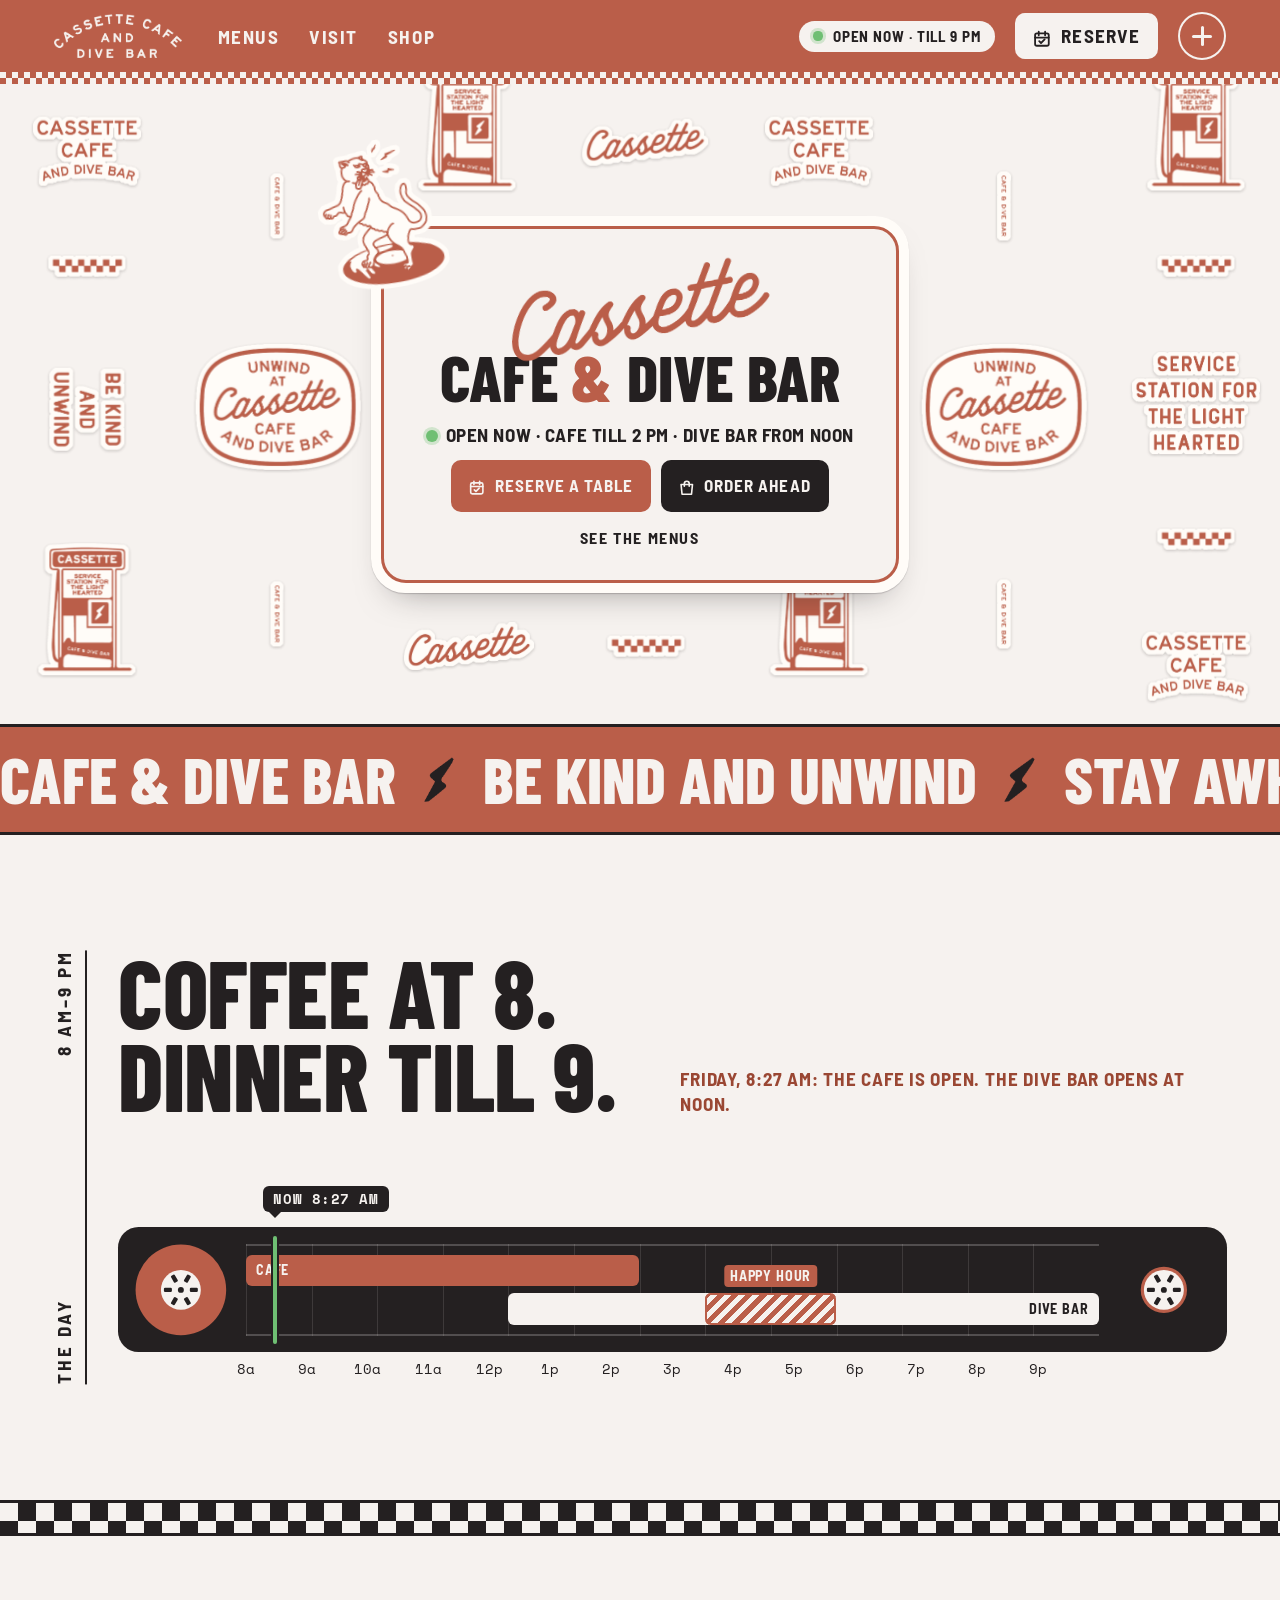
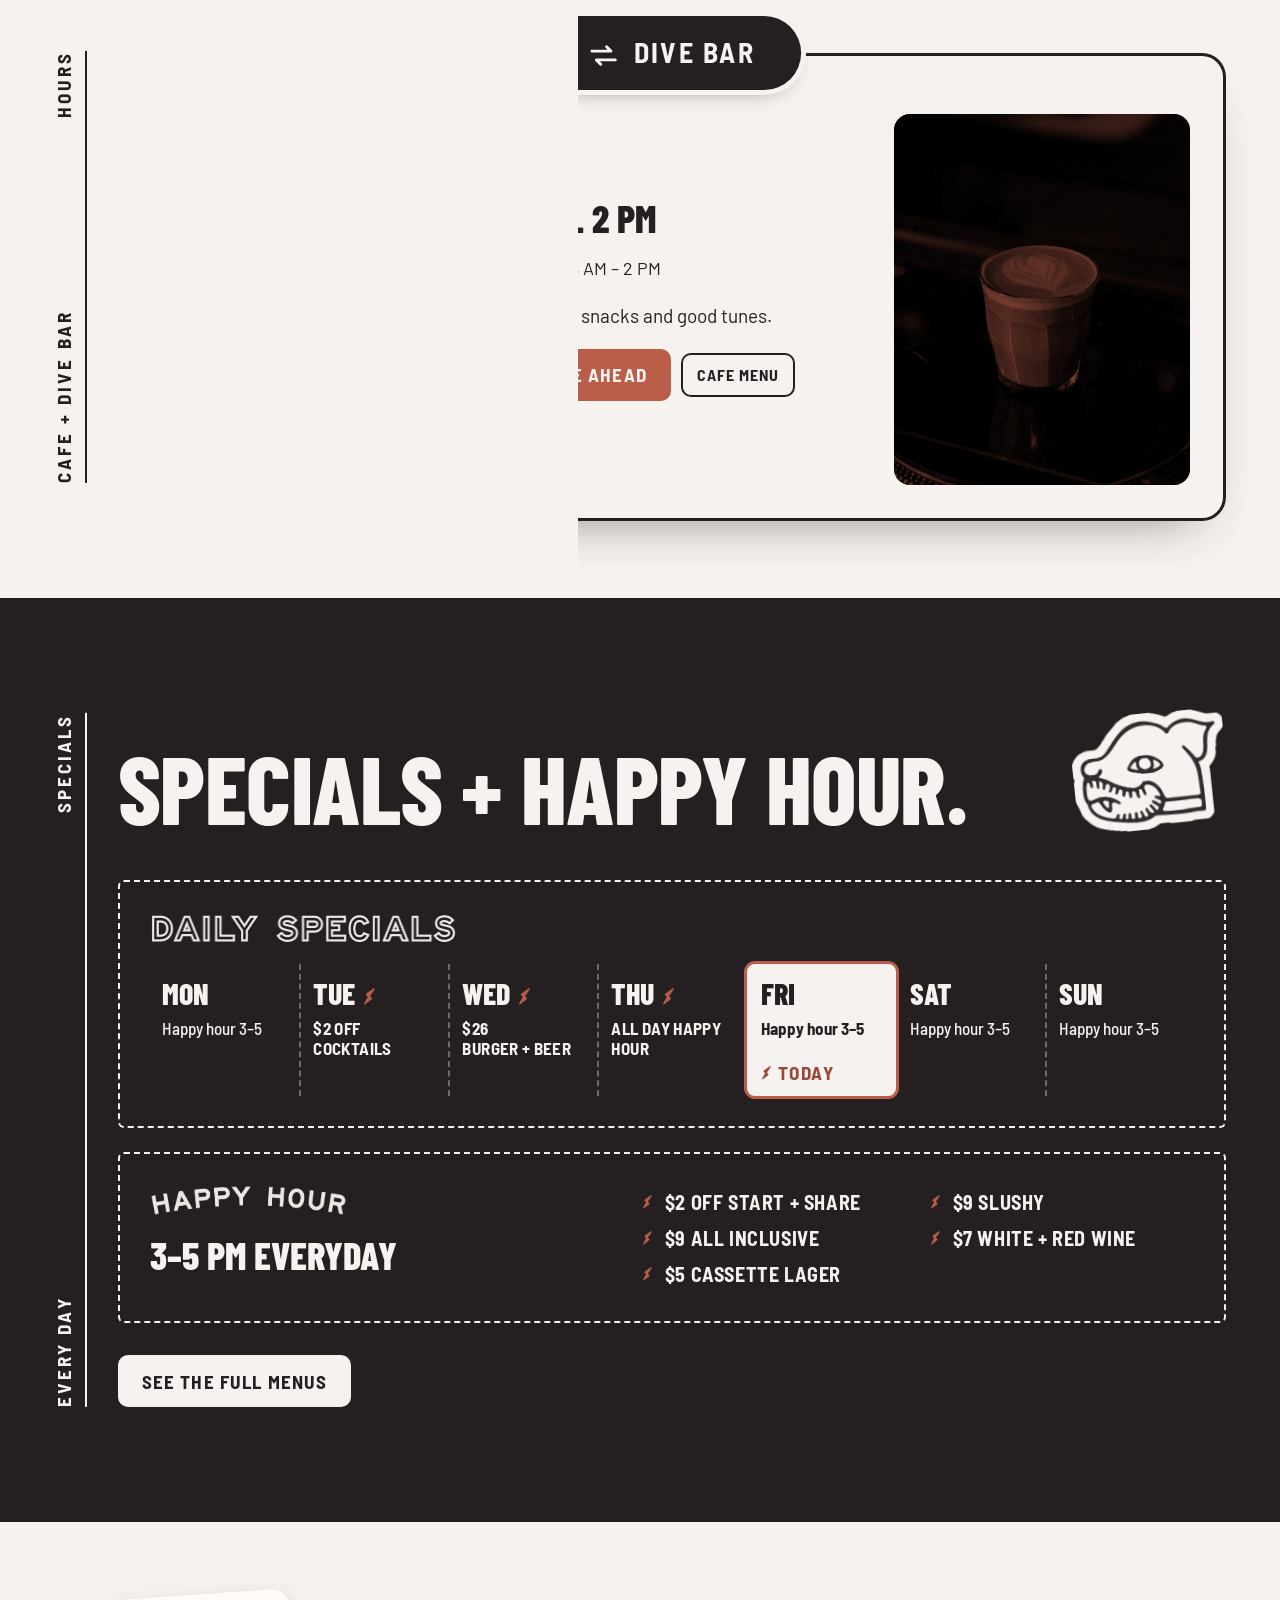
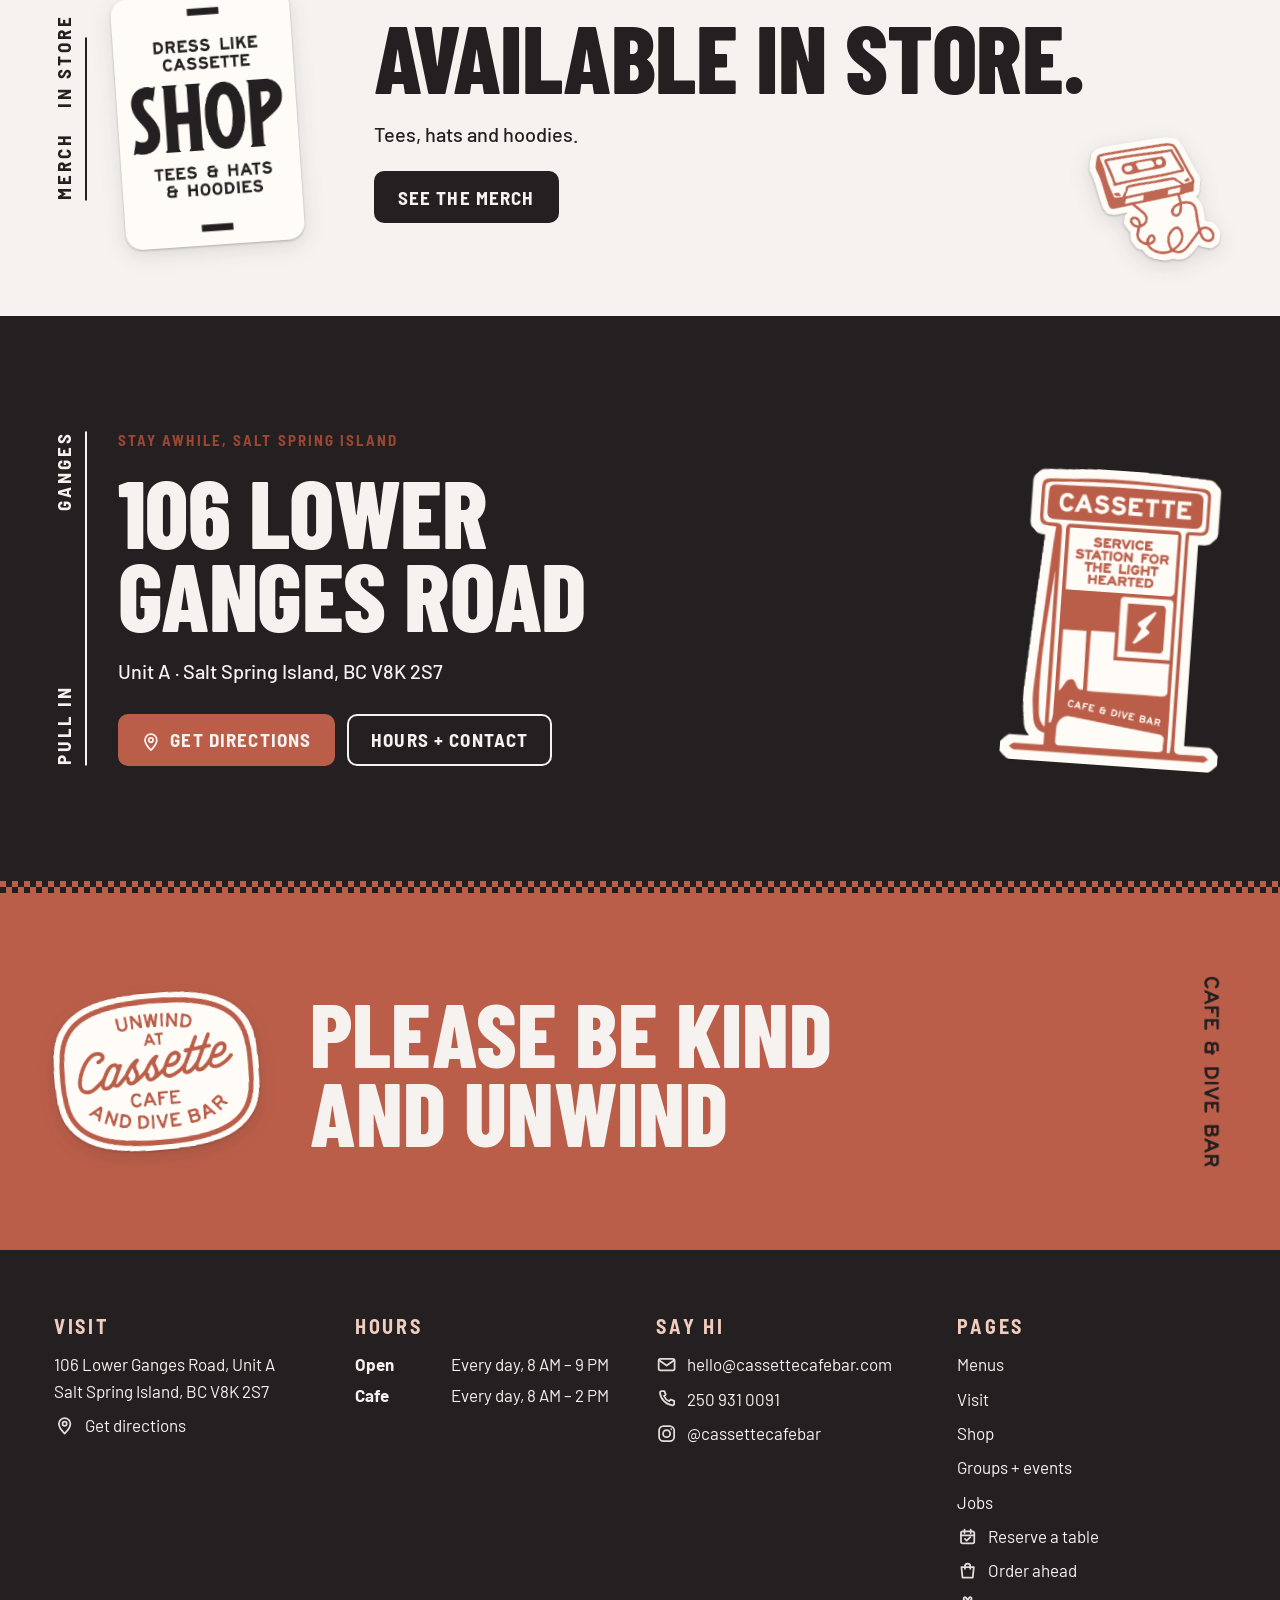
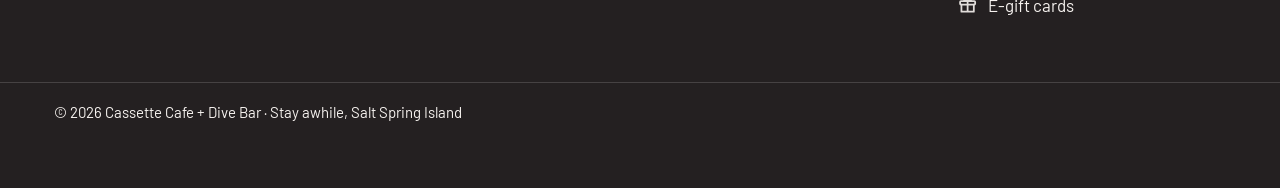
<file: cassette/index.html>
<!DOCTYPE html><html lang="en-CA" class="site-cassette"><head><meta charset="utf-8"><meta name="viewport" content="width=device-width, initial-scale=1, viewport-fit=cover"><title>Cassette Cafe + Dive Bar | Service station for the light hearted</title><link rel="icon" href="data:,"><meta name="description" content="Service station for the lighthearted. A cafe + dive bar on Salt Spring Island, BC. Open every day, 8 AM to 9 PM."><meta name="theme-color" content="#ba5e49"><script>(function(){var vt=document.createElement('style');vt.textContent='@view-transition{navigation:auto}';document.head.appendChild(vt);var d=document.documentElement,l="showpiece",t="wipe",s={"text":"standard","emphasis":"flat","type":"regular","weight":"regular"},h="underline",c="site",m="off";
d.dataset.hoverStyle=h;d.dataset.cursorStyle=c;d.dataset.magneticMode=m;
try{l=localStorage.getItem('proto-motion')||l;t=localStorage.getItem('proto-vt')||t;
d.dataset.hoverStyle=localStorage.getItem('proto-hover')||h;d.dataset.cursorStyle=localStorage.getItem('proto-cursor')||c;d.dataset.magneticMode=localStorage.getItem('proto-magnetic')||m;
var st=JSON.parse(localStorage.getItem('proto-style')||'{}');for(var k in st)if(st[k])s[k]=st[k];
var o=JSON.parse(sessionStorage.getItem('vt-origin')||'null');sessionStorage.removeItem('vt-origin');
if(o){d.style.setProperty('--vt-x',o.x+'px');d.style.setProperty('--vt-y',o.y+'px');
var e=[['left',o.x],['right',innerWidth-o.x],['top',o.y],['bottom',innerHeight-o.y]].sort(function(a,b){return a[1]-b[1]})[0][0];d.dataset.vtDir=e;}}catch(e){}
if(matchMedia('(prefers-reduced-motion: reduce)').matches)l='none';d.dataset.motion=l;d.dataset.vt=t;
d.dataset.text=s.text;d.dataset.emphasis=s.emphasis;d.dataset.type=s.type;d.dataset.weight=s.weight;
var calm=function(v){if(!v)return;['ready','finished','updateCallbackDone'].forEach(function(k){v[k]&&v[k].catch(function(){})})};
addEventListener('pageswap',function(e){calm(e.viewTransition)});
addEventListener('pagereveal',function(e){calm(e.viewTransition);var n=window.navigation&&navigation.activation;
if(e.viewTransition&&n&&n.navigationType==='traverse'){var o={left:'right',right:'left',top:'bottom',bottom:'top'};d.dataset.vtDir=o[d.dataset.vtDir||'right'];}});})();(function(){var d=document.documentElement,l=d.dataset.motion;d.classList.add('js');
if(l!=='none')d.classList.add('motion-fade');
if(l==='lively'||l==='showpiece')d.classList.add('motion-rich');
var first=false;try{first=!sessionStorage.getItem('cassette-intro')}catch(e){}
try{var n=performance.getEntriesByType('navigation')[0];if(n&&n.type==='reload')first=true}catch(e){}
if(true&&l!=='none'&&first&&!location.hash)d.classList.add('hero-intro');
setTimeout(function(){if(!window.__protoReady)d.classList.remove('motion-fade','motion-rich','hero-intro')},3000);})();</script><style>
      html.motion-rich [data-split]:not(.is-split) { visibility: hidden; }
    </style><link rel="preload" as="image" href="/cassette/lockup.png" media="(min-width: 1000px)" crossorigin="anonymous"><link rel="preload" as="image" href="/cassette/lockup-die.png" media="(min-width: 1000px)" crossorigin="anonymous"><link rel="preload" as="image" href="/cassette/checker.png" media="(min-width: 1000px)" crossorigin="anonymous"><link rel="preload" as="image" href="/cassette/checker-die.png" media="(min-width: 1000px)" crossorigin="anonymous"><link rel="preload" as="image" href="/cassette/bekind.png" media="(min-width: 1000px)" crossorigin="anonymous"><link rel="preload" as="image" href="/cassette/bekind-die.png" media="(min-width: 1000px)" crossorigin="anonymous"><link rel="preload" as="image" href="/cassette/pump.png" media="(min-width: 1000px)" crossorigin="anonymous"><link rel="preload" as="image" href="/cassette/pump-die.png" media="(min-width: 1000px)" crossorigin="anonymous"><link rel="preload" as="image" href="/cassette/vert-cafe-dive.png" media="(min-width: 1000px)" crossorigin="anonymous"><link rel="preload" as="image" href="/cassette/vert-cafe-dive-die.png" media="(min-width: 1000px)" crossorigin="anonymous"><link rel="preload" as="image" href="/cassette/oval.png" media="(min-width: 1000px)" crossorigin="anonymous"><link rel="preload" as="image" href="/cassette/oval-die.png" media="(min-width: 1000px)" crossorigin="anonymous"><link rel="preload" as="image" href="/cassette/bolt.png" media="(min-width: 1000px)" crossorigin="anonymous"><link rel="preload" as="image" href="/cassette/bolt-die.png" media="(min-width: 1000px)" crossorigin="anonymous"><link rel="preload" as="image" href="/cassette/service.png" media="(min-width: 1000px)" crossorigin="anonymous"><link rel="preload" as="image" href="/cassette/service-die.png" media="(min-width: 1000px)" crossorigin="anonymous"><link rel="preload" as="image" href="/cassette/script.png" media="(min-width: 1000px)" crossorigin="anonymous"><link rel="preload" as="image" href="/cassette/script-die.png" media="(min-width: 1000px)" crossorigin="anonymous"><link rel="preload" as="image" href="/cassette/cafe-dive.png" media="(min-width: 1000px)" crossorigin="anonymous"><link rel="preload" as="image" href="/cassette/cafe-dive-die.png" media="(min-width: 1000px)" crossorigin="anonymous"><link rel="preload" as="image" href="/cassette/cat.png" media="(min-width: 1000px)" crossorigin="anonymous"><link rel="preload" as="image" href="/cassette/cat-die.png" media="(min-width: 1000px)" crossorigin="anonymous"><link rel="preload" as="image" href="/cassette/pump.png" media="(max-width: 999.98px)" crossorigin="anonymous"><link rel="preload" as="image" href="/cassette/pump-die.png" media="(max-width: 999.98px)" crossorigin="anonymous"><link rel="preload" as="image" href="/cassette/checker.png" media="(max-width: 999.98px)" crossorigin="anonymous"><link rel="preload" as="image" href="/cassette/checker-die.png" media="(max-width: 999.98px)" crossorigin="anonymous"><link rel="preload" as="image" href="/cassette/service.png" media="(max-width: 999.98px)" crossorigin="anonymous"><link rel="preload" as="image" href="/cassette/service-die.png" media="(max-width: 999.98px)" crossorigin="anonymous"><link rel="preload" as="image" href="/cassette/bolt.png" media="(max-width: 999.98px)" crossorigin="anonymous"><link rel="preload" as="image" href="/cassette/bolt-die.png" media="(max-width: 999.98px)" crossorigin="anonymous"><link rel="preload" as="image" href="/cassette/script.png" media="(max-width: 999.98px)" crossorigin="anonymous"><link rel="preload" as="image" href="/cassette/script-die.png" media="(max-width: 999.98px)" crossorigin="anonymous"><link rel="preload" as="image" href="/cassette/boar.png" media="(max-width: 999.98px)" crossorigin="anonymous"><link rel="preload" as="image" href="/cassette/boar-die.png" media="(max-width: 999.98px)" crossorigin="anonymous"><link rel="preload" as="image" href="/cassette/cafe-dive.png" media="(max-width: 999.98px)" crossorigin="anonymous"><link rel="preload" as="image" href="/cassette/cafe-dive-die.png" media="(max-width: 999.98px)" crossorigin="anonymous"><link rel="preload" as="image" href="/cassette/cat.png" media="(max-width: 999.98px)" crossorigin="anonymous"><link rel="preload" as="image" href="/cassette/cat-die.png" media="(max-width: 999.98px)" crossorigin="anonymous"><link rel="preload" as="image" href="/cassette/lockup.png" media="(max-width: 999.98px)" crossorigin="anonymous"><link rel="preload" as="image" href="/cassette/lockup-die.png" media="(max-width: 999.98px)" crossorigin="anonymous"><link rel="preload" as="image" href="/cassette/bekind.png" media="(max-width: 999.98px)" crossorigin="anonymous"><link rel="preload" as="image" href="/cassette/bekind-die.png" media="(max-width: 999.98px)" crossorigin="anonymous"><link rel="stylesheet" href="/_astro/Layout.OQN_cWVV.css"><style>.photo[data-astro-cid-xjdomtpr]{max-width:100%;height:auto;display:block}.photo-cover[data-astro-cid-xjdomtpr]{object-fit:cover;width:100%;height:100%}
</style><link rel="stylesheet" href="/_astro/shared.DVgQijyu.css"><style>.proto-switch[data-astro-cid-zcmqvsln]{inset:auto 12px var(--proto-switch-bottom,12px) auto;z-index:9000;color:#f4f1ea;background:0 0;border:0;width:auto;height:auto;margin:0;padding:0;font:500 12px/1 system-ui,sans-serif;position:fixed;overflow:visible}summary[data-astro-cid-zcmqvsln]{cursor:pointer;backdrop-filter:blur(8px);background:#141311e6;border-radius:999px;width:max-content;margin-left:auto;padding:10px 14px;list-style:none}summary[data-astro-cid-zcmqvsln]::-webkit-details-marker{display:none}.ms-panel[data-astro-cid-zcmqvsln]{width:min(420px,100vw - 24px);max-height:min(640px, calc(100dvh - 72px - var(--proto-switch-bottom,12px)));overscroll-behavior:contain;scrollbar-width:thin;scrollbar-color:#ffffff40 transparent;backdrop-filter:blur(8px);background:#141311f2;border-radius:16px;gap:12px;margin-bottom:8px;padding:12px 12px 14px;display:grid;overflow:auto}.proto-switch[data-astro-cid-zcmqvsln][open]{flex-direction:column-reverse;display:flex}.ms-section[data-astro-cid-zcmqvsln]{gap:6px;display:grid}.ms-section[data-astro-cid-zcmqvsln]+.ms-section[data-astro-cid-zcmqvsln]{border-top:1px solid #ffffff1f;padding-top:12px}.ms-head[data-astro-cid-zcmqvsln]{letter-spacing:.14em;text-transform:uppercase;color:#f4f1ea80;margin:0 0 2px;font:600 10px/1 system-ui,sans-serif}.ms-row[data-astro-cid-zcmqvsln]{grid-template-columns:68px minmax(0,1fr);align-items:start;gap:8px;display:grid}.ms-label[data-astro-cid-zcmqvsln]{opacity:.72;padding-top:7px}.ms-options[data-astro-cid-zcmqvsln]{flex-wrap:wrap;gap:3px;display:flex}.ms-options[data-astro-cid-zcmqvsln] button[data-astro-cid-zcmqvsln]{color:inherit;font:inherit;text-transform:capitalize;cursor:pointer;background:#ffffff14;border:0;border-radius:999px;padding:6px 8px;transition:background-color .2s}.ms-options[data-astro-cid-zcmqvsln] button[data-astro-cid-zcmqvsln]:hover{background:#ffffff2e}.ms-options[data-astro-cid-zcmqvsln] button[data-astro-cid-zcmqvsln]:focus-visible{outline-offset:1px;outline:2px solid #f4f1ea}.ms-options[data-astro-cid-zcmqvsln] button[data-astro-cid-zcmqvsln][aria-pressed=true]{color:#141311;background:#f4f1ea}
</style><meta name="robots" content="noindex, nofollow"><style>.proto-switch{display:none!important}</style></head><body data-page="home"><a class="skip" href="#main">Skip to content</a><header class="hdr tone-aware" data-hdr><div class="hdr-bar"><a class="hdr-logo" href="/cassette" aria-label="Cassette Cafe + Dive Bar, home"><span class="art" aria-hidden="true" style="--art:url(/cassette/arch.png);aspect-ratio:1310/455;"></span></a><nav class="hdr-nav" aria-label="Main"><a href="/cassette/menu" data-hover-host><span class="hover-line">Menus</span></a><a href="/cassette/visit" data-hover-host><span class="hover-line">Visit</span></a><a href="/cassette/shop" data-hover-host><span class="hover-line">Shop</span></a></nav><p class="hdr-status" data-status-chip><span class="now-dot" aria-hidden="true"></span><span data-status-text>Open every day 8–⁠9</span></p><a class="btn btn-cream hdr-order fill key no-island" href="https://tables.toasttab.com/restaurants/da9eb305-34f1-4f2f-aad9-6ac55d774aec/reserve" target="_blank" rel="noopener" data-magnetic="0.2"><span><svg class="icon btn-icon" viewBox="0 0 24 24" width="24" height="24" fill="none" stroke="currentColor" stroke-width="2" stroke-linecap="round" stroke-linejoin="round" aria-hidden="true"><rect x="4.5" y="6" width="15" height="13.5" rx="2"/><path d="M4.5 10.5h15M8.5 4v4M15.5 4v4"/><path d="M9 14.5l2 2 4-4"/></svg>Reserve<span class="sr-only"> a table on Toast (opens in a new tab)</span></span></a><button class="plus-btn fill" type="button" data-panel-open aria-controls="panel" aria-expanded="false"><span class="sr-only">Open the site menu</span><span class="plus" aria-hidden="true"></span></button></div><div class="checker hdr-checker" aria-hidden="true"></div></header><!-- The + menu: the site's transition, from wherever it was opened --><div id="panel" class="panel" popover="manual" role="dialog" aria-modal="true" aria-label="Site menu" data-lenis-prevent><div class="panel-top"><a class="hdr-logo" href="/cassette" aria-label="Cassette Cafe + Dive Bar, home"><span class="art" aria-hidden="true" style="--art:url(/cassette/arch.png);aspect-ratio:1310/455;"></span></a><button class="plus-btn is-x fill" type="button" data-panel-close><span class="sr-only">Close the site menu</span><span class="plus" aria-hidden="true"></span></button></div><div class="panel-body"><nav aria-label="Site"><ol class="panel-nav"><li style="--i:0"><a href="/cassette" data-hover-host aria-current="page"><span class="pn-no" aria-hidden="true">01</span><span class="pn-label"><span class="hover-line">Home</span></span><span class="pn-aside">Cafe + dive bar</span></a></li><li style="--i:1"><a href="/cassette/menu" data-hover-host><span class="pn-no" aria-hidden="true">02</span><span class="pn-label"><span class="hover-line">Menus</span></span><span class="pn-aside">Cafe · Lunch · Dinner · Drinks</span></a></li><li style="--i:2"><a href="/cassette/visit" data-hover-host><span class="pn-no" aria-hidden="true">03</span><span class="pn-label"><span class="hover-line">Visit</span></span><span class="pn-aside">106 Lower Ganges Road</span></a></li><li style="--i:3"><a href="/cassette/shop" data-hover-host><span class="pn-no" aria-hidden="true">04</span><span class="pn-label"><span class="hover-line">Shop</span></span><span class="pn-aside">Tees · hats · hoodies</span></a></li><li style="--i:4"><a href="https://tables.toasttab.com/restaurants/da9eb305-34f1-4f2f-aad9-6ac55d774aec/reserve" target="_blank" rel="noopener" data-hover-host><span class="pn-no" aria-hidden="true">05</span><span class="pn-label"><span class="hover-line">Reserve</span></span><span class="pn-aside">A table<span class="sr-only"> on Toast (opens in a new tab)</span></span></a></li><li style="--i:5"><a href="https://order.toasttab.com/online/cassette-cafe-and-dive-bar-106-lower-ganges-road-unit-a" target="_blank" rel="noopener" data-hover-host><span class="pn-no" aria-hidden="true">06</span><span class="pn-label"><span class="hover-line">Order ahead</span></span><span class="pn-aside">Coffee + takeout<span class="sr-only"> on Toast (opens in a new tab)</span></span></a></li></ol></nav><div class="panel-side"><p class="eyebrow">Right now</p><ul class="now-list key" data-now-list><li data-now="cafe"><span class="now-dot" aria-hidden="true"></span><b>Cafe</b> <span data-now-text>8&nbsp;AM–⁠2&nbsp;PM every day</span></li><li data-now="bar"><span class="now-dot" aria-hidden="true"></span><b>Dive bar</b> <span data-now-text>Noon–⁠9&nbsp;PM every day</span></li><li data-now="happy"><span class="now-dot" aria-hidden="true"></span><b>Happy hour</b> <span data-now-text>3–⁠5&nbsp;PM every day</span></li></ul><p class="panel-addr">106 Lower Ganges Road, Unit A<br>Salt Spring Island, BC V8K 2S7</p><div class="panel-actions"><button class="btn btn-ghost fill" type="button" data-map-open><span>Get directions</span></button><a class="btn btn-ghost fill" href="tel:+12509310091"><span>Call 250 931 0091</span></a></div><p class="panel-links"><a class="icon-link" href="mailto:hello@cassettecafebar.com" data-hover-host><svg class="icon" viewBox="0 0 24 24" width="24" height="24" fill="none" stroke="currentColor" stroke-width="2" stroke-linecap="round" stroke-linejoin="round" aria-hidden="true"><rect x="3" y="5.5" width="18" height="13" rx="2"/><path d="m3.5 7 8.5 6 8.5-6"/></svg><span class="hover-line">hello@cassettecafebar.com</span></a><a class="icon-link" href="https://www.instagram.com/cassettecafebar/" target="_blank" rel="noopener" data-hover-host><svg class="icon" viewBox="0 0 24 24" width="24" height="24" fill="none" stroke="currentColor" stroke-width="2" stroke-linecap="round" stroke-linejoin="round" aria-hidden="true"><rect x="3.5" y="3.5" width="17" height="17" rx="5"/><circle cx="12" cy="12" r="4"/><circle cx="17.2" cy="6.8" r="1" fill="currentColor" stroke="none"/></svg><span class="hover-line">@cassettecafebar</span></a></p></div><div class="panel-cat" data-peel data-hover aria-hidden="true"><span class="sticker" data-die="cream" data-ink="ink" aria-hidden="true" style="aspect-ratio:1100/1332;--die-mask:url(/cassette/cat-die.png);--ink-mask:url(/cassette/cat.png);--ix:2.182%;--iy:1.952%;--iw:95.636%;--ih:96.096%;"><span class="sticker-lift"><span></span></span><span class="sticker-die"></span><span class="sticker-ink"></span></span></div></div><div class="checker panel-checker" aria-hidden="true"></div></div><main id="main" class="page" tabindex="-1"><section class="hero" data-tone="cream" aria-labelledby="hero-title"><div class="hero-pattern hero-pattern-desktop" aria-hidden="true" style="--aspect:2.4558" data-pattern="desktop"><span class="hp" data-peel data-hover style="--x:0.0676;--y:0.1046;--w:0.0843"><span class="sticker" data-die="paper" data-ink="rust" aria-hidden="true" style="aspect-ratio:1064/678;--die-mask:url(/cassette/lockup-die.png);--ink-mask:url(/cassette/lockup.png);--ix:2.444%;--iy:3.540%;--iw:94.925%;--ih:92.920%;"><span class="sticker-lift"><span></span></span><span class="sticker-die"></span><span class="sticker-ink"></span></span></span><span class="hp" data-peel data-hover style="--x:0.0678;--y:0.2839;--w:0.0603"><span class="sticker" data-die="paper" data-ink="rust" aria-hidden="true" style="aspect-ratio:774/208;--die-mask:url(/cassette/checker-die.png);--ink-mask:url(/cassette/checker.png);--ix:3.359%;--iy:10.577%;--iw:93.540%;--ih:76.923%;"><span class="sticker-lift"><span></span></span><span class="sticker-die"></span><span class="sticker-ink"></span></span></span><span class="hp" data-peel data-hover style="--x:0.0676;--y:0.5079;--w:0.0588"><span class="sticker" data-die="paper" data-ink="rust" aria-hidden="true" style="aspect-ratio:756/830;--die-mask:url(/cassette/bekind-die.png);--ink-mask:url(/cassette/bekind.png);--ix:3.836%;--iy:3.253%;--iw:92.593%;--ih:93.012%;"><span class="sticker-lift"><span></span></span><span class="sticker-die"></span><span class="sticker-ink"></span></span></span><span class="hp" data-peel data-hover style="--x:0.0676;--y:0.8207;--w:0.0759"><span class="sticker" data-die="paper" data-ink="rust" aria-hidden="true" style="aspect-ratio:966/1308;--die-mask:url(/cassette/pump-die.png);--ink-mask:url(/cassette/pump.png);--ix:2.692%;--iy:1.988%;--iw:94.824%;--ih:96.177%;"><span class="sticker-lift"><span></span></span><span class="sticker-die"></span><span class="sticker-ink"></span></span></span><span class="hp" data-peel data-hover style="--x:0.2164;--y:0.1901;--w:0.0102"><span class="sticker" data-die="paper" data-ink="rust" aria-hidden="true" style="aspect-ratio:102/510;--die-mask:url(/cassette/vert-cafe-dive-die.png);--ink-mask:url(/cassette/vert-cafe-dive.png);--ix:12.745%;--iy:3.333%;--iw:70.588%;--ih:93.725%;"><span class="sticker-lift"><span></span></span><span class="sticker-die"></span><span class="sticker-ink"></span></span></span><span class="hp" data-peel data-hover style="--x:0.217;--y:0.5044;--w:0.1287"><span class="sticker" data-die="paper" data-ink="rust" aria-hidden="true" style="aspect-ratio:668/512;--die-mask:url(/cassette/oval-die.png);--ink-mask:url(/cassette/oval.png);--ix:0.749%;--iy:0.586%;--iw:98.503%;--ih:99.219%;"><span class="sticker-lift"><span></span></span><span class="sticker-die"></span><span class="sticker-ink"></span></span></span><span class="hp" data-peel data-hover style="--x:0.2164;--y:0.8276;--w:0.0102"><span class="sticker" data-die="paper" data-ink="rust" aria-hidden="true" style="aspect-ratio:102/510;--die-mask:url(/cassette/vert-cafe-dive-die.png);--ink-mask:url(/cassette/vert-cafe-dive.png);--ix:12.745%;--iy:3.333%;--iw:70.588%;--ih:93.725%;"><span class="sticker-lift"><span></span></span><span class="sticker-die"></span><span class="sticker-ink"></span></span></span><span class="hp" data-peel data-hover data-cut style="--x:0.365;--y:0.166;--w:0.0759"><span class="sticker" data-die="paper" data-ink="rust" aria-hidden="true" style="aspect-ratio:966/1308;--die-mask:url(/cassette/pump-die.png);--ink-mask:url(/cassette/pump.png);--ix:2.692%;--iy:1.988%;--iw:94.824%;--ih:96.177%;"><span class="sticker-lift"><span></span></span><span class="sticker-die"></span><span class="sticker-ink"></span></span></span><span class="hp" data-peel data-hover style="--x:0.3674;--y:0.2814;--w:0.0186"><span class="sticker" data-die="paper" data-ink="rust" aria-hidden="true" style="aspect-ratio:284/376;--die-mask:url(/cassette/bolt-die.png);--ink-mask:url(/cassette/bolt.png);--ix:13.732%;--iy:9.840%;--iw:75.352%;--ih:79.787%;"><span class="sticker-lift"><span></span></span><span class="sticker-die"></span><span class="sticker-ink"></span></span></span><span class="hp" data-peel data-hover style="--x:0.3668;--y:0.499;--w:0.1000"><span class="sticker" data-die="paper" data-ink="rust" aria-hidden="true" style="aspect-ratio:1262/1004;--die-mask:url(/cassette/service-die.png);--ink-mask:url(/cassette/service.png);--ix:2.060%;--iy:2.191%;--iw:96.038%;--ih:96.016%;"><span class="sticker-lift"><span></span></span><span class="sticker-die"></span><span class="sticker-ink"></span></span></span><span class="hp" data-peel data-hover style="--x:0.3676;--y:0.7146;--w:0.0191"><span class="sticker" data-die="paper" data-ink="rust" aria-hidden="true" style="aspect-ratio:284/376;--die-mask:url(/cassette/bolt-die.png);--ink-mask:url(/cassette/bolt.png);--ix:13.732%;--iy:9.840%;--iw:75.352%;--ih:79.787%;"><span class="sticker-lift"><span></span></span><span class="sticker-die"></span><span class="sticker-ink"></span></span></span><span class="hp" data-peel data-hover style="--x:0.3662;--y:0.8787;--w:0.1015"><span class="sticker" data-die="paper" data-ink="rust" aria-hidden="true" style="aspect-ratio:1236/458;--die-mask:url(/cassette/script-die.png);--ink-mask:url(/cassette/script.png);--ix:2.104%;--iy:5.240%;--iw:95.793%;--ih:88.646%;"><span class="sticker-lift"><span></span></span><span class="sticker-die"></span><span class="sticker-ink"></span></span></span><span class="hp" data-peel data-hover style="--x:0.5038;--y:0.0909;--w:0.0981"><span class="sticker" data-die="paper" data-ink="rust" aria-hidden="true" style="aspect-ratio:1236/458;--die-mask:url(/cassette/script-die.png);--ink-mask:url(/cassette/script.png);--ix:2.104%;--iy:5.240%;--iw:95.793%;--ih:88.646%;"><span class="sticker-lift"><span></span></span><span class="sticker-die"></span><span class="sticker-ink"></span></span></span><span class="hp" data-peel data-hover style="--x:0.5038;--y:0.2844;--w:0.0933"><span class="sticker" data-die="paper" data-ink="rust" aria-hidden="true" style="aspect-ratio:1180/170;--die-mask:url(/cassette/cafe-dive-die.png);--ink-mask:url(/cassette/cafe-dive.png);--ix:2.373%;--iy:14.118%;--iw:95.593%;--ih:70.588%;"><span class="sticker-lift"><span></span></span><span class="sticker-die"></span><span class="sticker-ink"></span></span></span><span class="hp" data-peel data-hover style="--x:0.5038;--y:0.4946;--w:0.0866"><span class="sticker" data-die="paper" data-ink="rust" aria-hidden="true" style="aspect-ratio:1100/1332;--die-mask:url(/cassette/cat-die.png);--ink-mask:url(/cassette/cat.png);--ix:2.182%;--iy:1.952%;--iw:95.636%;--ih:96.096%;"><span class="sticker-lift"><span></span></span><span class="sticker-die"></span><span class="sticker-ink"></span></span></span><span class="hp" data-peel data-hover style="--x:0.5038;--y:0.7245;--w:0.0933"><span class="sticker" data-die="paper" data-ink="rust" aria-hidden="true" style="aspect-ratio:1180/170;--die-mask:url(/cassette/cafe-dive-die.png);--ink-mask:url(/cassette/cafe-dive.png);--ix:2.373%;--iy:14.118%;--iw:95.593%;--ih:70.588%;"><span class="sticker-lift"><span></span></span><span class="sticker-die"></span><span class="sticker-ink"></span></span></span><span class="hp" data-peel data-hover style="--x:0.5046;--y:0.8787;--w:0.0603"><span class="sticker" data-die="paper" data-ink="rust" aria-hidden="true" style="aspect-ratio:774/208;--die-mask:url(/cassette/checker-die.png);--ink-mask:url(/cassette/checker.png);--ix:3.359%;--iy:10.577%;--iw:93.540%;--ih:76.923%;"><span class="sticker-lift"><span></span></span><span class="sticker-die"></span><span class="sticker-ink"></span></span></span><span class="hp" data-peel data-hover style="--x:0.6396;--y:0.1046;--w:0.0843"><span class="sticker" data-die="paper" data-ink="rust" aria-hidden="true" style="aspect-ratio:1064/678;--die-mask:url(/cassette/lockup-die.png);--ink-mask:url(/cassette/lockup.png);--ix:2.444%;--iy:3.540%;--iw:94.925%;--ih:92.920%;"><span class="sticker-lift"><span></span></span><span class="sticker-die"></span><span class="sticker-ink"></span></span></span><span class="hp" data-peel data-hover style="--x:0.6396;--y:0.2844;--w:0.0607"><span class="sticker" data-die="paper" data-ink="rust" aria-hidden="true" style="aspect-ratio:774/208;--die-mask:url(/cassette/checker-die.png);--ink-mask:url(/cassette/checker.png);--ix:3.359%;--iy:10.577%;--iw:93.540%;--ih:76.923%;"><span class="sticker-lift"><span></span></span><span class="sticker-die"></span><span class="sticker-ink"></span></span></span><span class="hp" data-peel data-hover style="--x:0.6396;--y:0.5079;--w:0.0588"><span class="sticker" data-die="paper" data-ink="rust" aria-hidden="true" style="aspect-ratio:756/830;--die-mask:url(/cassette/bekind-die.png);--ink-mask:url(/cassette/bekind.png);--ix:3.836%;--iy:3.253%;--iw:92.593%;--ih:93.012%;"><span class="sticker-lift"><span></span></span><span class="sticker-die"></span><span class="sticker-ink"></span></span></span><span class="hp" data-peel data-hover style="--x:0.6396;--y:0.8207;--w:0.0759"><span class="sticker" data-die="paper" data-ink="rust" aria-hidden="true" style="aspect-ratio:966/1308;--die-mask:url(/cassette/pump-die.png);--ink-mask:url(/cassette/pump.png);--ix:2.692%;--iy:1.988%;--iw:94.824%;--ih:96.177%;"><span class="sticker-lift"><span></span></span><span class="sticker-die"></span><span class="sticker-ink"></span></span></span><span class="hp" data-peel data-hover style="--x:0.7842;--y:0.1906;--w:0.0108"><span class="sticker" data-die="paper" data-ink="rust" aria-hidden="true" style="aspect-ratio:102/510;--die-mask:url(/cassette/vert-cafe-dive-die.png);--ink-mask:url(/cassette/vert-cafe-dive.png);--ix:12.745%;--iy:3.333%;--iw:70.588%;--ih:93.725%;"><span class="sticker-lift"><span></span></span><span class="sticker-die"></span><span class="sticker-ink"></span></span></span><span class="hp" data-peel data-hover style="--x:0.7846;--y:0.5044;--w:0.1287"><span class="sticker" data-die="paper" data-ink="rust" aria-hidden="true" style="aspect-ratio:668/512;--die-mask:url(/cassette/oval-die.png);--ink-mask:url(/cassette/oval.png);--ix:0.749%;--iy:0.586%;--iw:98.503%;--ih:99.219%;"><span class="sticker-lift"><span></span></span><span class="sticker-die"></span><span class="sticker-ink"></span></span></span><span class="hp" data-peel data-hover style="--x:0.7842;--y:0.8276;--w:0.0108"><span class="sticker" data-die="paper" data-ink="rust" aria-hidden="true" style="aspect-ratio:102/510;--die-mask:url(/cassette/vert-cafe-dive-die.png);--ink-mask:url(/cassette/vert-cafe-dive.png);--ix:12.745%;--iy:3.333%;--iw:70.588%;--ih:93.725%;"><span class="sticker-lift"><span></span></span><span class="sticker-die"></span><span class="sticker-ink"></span></span></span><span class="hp" data-peel data-hover data-cut style="--x:0.934;--y:0.166;--w:0.0759"><span class="sticker" data-die="paper" data-ink="rust" aria-hidden="true" style="aspect-ratio:966/1308;--die-mask:url(/cassette/pump-die.png);--ink-mask:url(/cassette/pump.png);--ix:2.692%;--iy:1.988%;--iw:94.824%;--ih:96.177%;"><span class="sticker-lift"><span></span></span><span class="sticker-die"></span><span class="sticker-ink"></span></span></span><span class="hp" data-peel data-hover style="--x:0.9342;--y:0.2844;--w:0.0603"><span class="sticker" data-die="paper" data-ink="rust" aria-hidden="true" style="aspect-ratio:774/208;--die-mask:url(/cassette/checker-die.png);--ink-mask:url(/cassette/checker.png);--ix:3.359%;--iy:10.577%;--iw:93.540%;--ih:76.923%;"><span class="sticker-lift"><span></span></span><span class="sticker-die"></span><span class="sticker-ink"></span></span></span><span class="hp" data-peel data-hover style="--x:0.934;--y:0.499;--w:0.1000"><span class="sticker" data-die="paper" data-ink="rust" aria-hidden="true" style="aspect-ratio:1262/1004;--die-mask:url(/cassette/service-die.png);--ink-mask:url(/cassette/service.png);--ix:2.060%;--iy:2.191%;--iw:96.038%;--ih:96.016%;"><span class="sticker-lift"><span></span></span><span class="sticker-die"></span><span class="sticker-ink"></span></span></span><span class="hp" data-peel data-hover style="--x:0.9342;--y:0.7107;--w:0.0603"><span class="sticker" data-die="paper" data-ink="rust" aria-hidden="true" style="aspect-ratio:774/208;--die-mask:url(/cassette/checker-die.png);--ink-mask:url(/cassette/checker.png);--ix:3.359%;--iy:10.577%;--iw:93.540%;--ih:76.923%;"><span class="sticker-lift"><span></span></span><span class="sticker-die"></span><span class="sticker-ink"></span></span></span><span class="hp" data-peel data-hover style="--x:0.934;--y:0.9101;--w:0.0843"><span class="sticker" data-die="paper" data-ink="rust" aria-hidden="true" style="aspect-ratio:1064/678;--die-mask:url(/cassette/lockup-die.png);--ink-mask:url(/cassette/lockup.png);--ix:2.444%;--iy:3.540%;--iw:94.925%;--ih:92.920%;"><span class="sticker-lift"><span></span></span><span class="sticker-die"></span><span class="sticker-ink"></span></span></span></div><div class="hero-pattern hero-pattern-mobile" aria-hidden="true" style="--aspect:0.8372" data-pattern="mobile"><span class="hp" data-peel data-hover data-cut style="--x:0.1542;--y:0.1628;--w:0.1877"><span class="sticker" data-die="paper" data-ink="rust" aria-hidden="true" style="aspect-ratio:966/1308;--die-mask:url(/cassette/pump-die.png);--ink-mask:url(/cassette/pump.png);--ix:2.692%;--iy:1.988%;--iw:94.824%;--ih:96.177%;"><span class="sticker-lift"><span></span></span><span class="sticker-die"></span><span class="sticker-ink"></span></span></span><span class="hp" data-peel data-hover style="--x:0.1434;--y:0.2621;--w:0.1484"><span class="sticker" data-die="paper" data-ink="rust" aria-hidden="true" style="aspect-ratio:774/208;--die-mask:url(/cassette/checker-die.png);--ink-mask:url(/cassette/checker.png);--ix:3.359%;--iy:10.577%;--iw:93.540%;--ih:76.923%;"><span class="sticker-lift"><span></span></span><span class="sticker-die"></span><span class="sticker-ink"></span></span></span><span class="hp" data-peel data-hover style="--x:0.159;--y:0.4432;--w:0.2462"><span class="sticker" data-die="paper" data-ink="rust" aria-hidden="true" style="aspect-ratio:1262/1004;--die-mask:url(/cassette/service-die.png);--ink-mask:url(/cassette/service.png);--ix:2.060%;--iy:2.191%;--iw:96.038%;--ih:96.016%;"><span class="sticker-lift"><span></span></span><span class="sticker-die"></span><span class="sticker-ink"></span></span></span><span class="hp" data-peel data-hover style="--x:0.1658;--y:0.6242;--w:0.0483"><span class="sticker" data-die="paper" data-ink="rust" aria-hidden="true" style="aspect-ratio:284/376;--die-mask:url(/cassette/bolt-die.png);--ink-mask:url(/cassette/bolt.png);--ix:13.732%;--iy:9.840%;--iw:75.352%;--ih:79.787%;"><span class="sticker-lift"><span></span></span><span class="sticker-die"></span><span class="sticker-ink"></span></span></span><span class="hp" data-peel data-hover style="--x:0.1568;--y:0.7632;--w:0.2505"><span class="sticker" data-die="paper" data-ink="rust" aria-hidden="true" style="aspect-ratio:1236/458;--die-mask:url(/cassette/script-die.png);--ink-mask:url(/cassette/script.png);--ix:2.104%;--iy:5.240%;--iw:95.793%;--ih:88.646%;"><span class="sticker-lift"><span></span></span><span class="sticker-die"></span><span class="sticker-ink"></span></span></span><span class="hp" data-peel data-hover style="--x:0.1616;--y:0.9116;--w:0.1369"><span class="sticker" data-die="paper" data-ink="rust" aria-hidden="true" style="aspect-ratio:712/480;--die-mask:url(/cassette/boar-die.png);--ink-mask:url(/cassette/boar.png);--ix:2.528%;--iy:3.750%;--iw:94.663%;--ih:92.083%;"><span class="sticker-lift"><span></span></span><span class="sticker-die"></span><span class="sticker-ink"></span></span></span><span class="hp" data-peel data-hover style="--x:0.4972;--y:0.0993;--w:0.2414"><span class="sticker" data-die="paper" data-ink="rust" aria-hidden="true" style="aspect-ratio:1236/458;--die-mask:url(/cassette/script-die.png);--ink-mask:url(/cassette/script.png);--ix:2.104%;--iy:5.240%;--iw:95.793%;--ih:88.646%;"><span class="sticker-lift"><span></span></span><span class="sticker-die"></span><span class="sticker-ink"></span></span></span><span class="hp" data-peel data-hover style="--x:0.4972;--y:0.2627;--w:0.2301"><span class="sticker" data-die="paper" data-ink="rust" aria-hidden="true" style="aspect-ratio:1180/170;--die-mask:url(/cassette/cafe-dive-die.png);--ink-mask:url(/cassette/cafe-dive.png);--ix:2.373%;--iy:14.118%;--iw:95.593%;--ih:70.588%;"><span class="sticker-lift"><span></span></span><span class="sticker-die"></span><span class="sticker-ink"></span></span></span><span class="hp" data-peel data-hover style="--x:0.4974;--y:0.4396;--w:0.2137"><span class="sticker" data-die="paper" data-ink="rust" aria-hidden="true" style="aspect-ratio:1100/1332;--die-mask:url(/cassette/cat-die.png);--ink-mask:url(/cassette/cat.png);--ix:2.182%;--iy:1.952%;--iw:95.636%;--ih:96.096%;"><span class="sticker-lift"><span></span></span><span class="sticker-die"></span><span class="sticker-ink"></span></span></span><span class="hp" data-peel data-hover style="--x:0.4972;--y:0.6338;--w:0.2301"><span class="sticker" data-die="paper" data-ink="rust" aria-hidden="true" style="aspect-ratio:1180/170;--die-mask:url(/cassette/cafe-dive-die.png);--ink-mask:url(/cassette/cafe-dive.png);--ix:2.373%;--iy:14.118%;--iw:95.593%;--ih:70.588%;"><span class="sticker-lift"><span></span></span><span class="sticker-die"></span><span class="sticker-ink"></span></span></span><span class="hp" data-peel data-hover style="--x:0.4988;--y:0.7632;--w:0.1488"><span class="sticker" data-die="paper" data-ink="rust" aria-hidden="true" style="aspect-ratio:774/208;--die-mask:url(/cassette/checker-die.png);--ink-mask:url(/cassette/checker.png);--ix:3.359%;--iy:10.577%;--iw:93.540%;--ih:76.923%;"><span class="sticker-lift"><span></span></span><span class="sticker-die"></span><span class="sticker-ink"></span></span></span><span class="hp" data-peel data-hover style="--x:0.5052;--y:0.9106;--w:0.2073"><span class="sticker" data-die="paper" data-ink="rust" aria-hidden="true" style="aspect-ratio:1064/678;--die-mask:url(/cassette/lockup-die.png);--ink-mask:url(/cassette/lockup.png);--ix:2.444%;--iy:3.540%;--iw:94.925%;--ih:92.920%;"><span class="sticker-lift"><span></span></span><span class="sticker-die"></span><span class="sticker-ink"></span></span></span><span class="hp" data-peel data-hover style="--x:0.833;--y:0.111;--w:0.2077"><span class="sticker" data-die="paper" data-ink="rust" aria-hidden="true" style="aspect-ratio:1064/678;--die-mask:url(/cassette/lockup-die.png);--ink-mask:url(/cassette/lockup.png);--ix:2.444%;--iy:3.540%;--iw:94.925%;--ih:92.920%;"><span class="sticker-lift"><span></span></span><span class="sticker-die"></span><span class="sticker-ink"></span></span></span><span class="hp" data-peel data-hover style="--x:0.833;--y:0.2621;--w:0.1484"><span class="sticker" data-die="paper" data-ink="rust" aria-hidden="true" style="aspect-ratio:774/208;--die-mask:url(/cassette/checker-die.png);--ink-mask:url(/cassette/checker.png);--ix:3.359%;--iy:10.577%;--iw:93.540%;--ih:76.923%;"><span class="sticker-lift"><span></span></span><span class="sticker-die"></span><span class="sticker-ink"></span></span></span><span class="hp" data-peel data-hover style="--x:0.8332;--y:0.4506;--w:0.1443"><span class="sticker" data-die="paper" data-ink="rust" aria-hidden="true" style="aspect-ratio:756/830;--die-mask:url(/cassette/bekind-die.png);--ink-mask:url(/cassette/bekind.png);--ix:3.836%;--iy:3.253%;--iw:92.593%;--ih:93.012%;"><span class="sticker-lift"><span></span></span><span class="sticker-die"></span><span class="sticker-ink"></span></span></span><span class="hp" data-peel data-hover style="--x:0.833;--y:0.7147;--w:0.1877"><span class="sticker" data-die="paper" data-ink="rust" aria-hidden="true" style="aspect-ratio:966/1308;--die-mask:url(/cassette/pump-die.png);--ink-mask:url(/cassette/pump.png);--ix:2.692%;--iy:1.988%;--iw:94.824%;--ih:96.177%;"><span class="sticker-lift"><span></span></span><span class="sticker-die"></span><span class="sticker-ink"></span></span></span><span class="hp" data-peel data-hover style="--x:0.8386;--y:0.92;--w:0.0483"><span class="sticker" data-die="paper" data-ink="rust" aria-hidden="true" style="aspect-ratio:284/376;--die-mask:url(/cassette/bolt-die.png);--ink-mask:url(/cassette/bolt.png);--ix:13.732%;--iy:9.840%;--iw:75.352%;--ih:79.787%;"><span class="sticker-lift"><span></span></span><span class="sticker-die"></span><span class="sticker-ink"></span></span></span></div><div class="hero-label" data-hero-label><span class="hero-label-lift" aria-hidden="true"></span><!-- The mascot: on wide screens the label covers the cat's cell in their grid, so the cat comes
           back as the last sticker, stuck on the label's corner (phones show it in the pattern). --><span class="hero-cat" data-hero-cat data-peel data-hover aria-hidden="true"><span class="sticker" data-die="paper" data-ink="rust" aria-hidden="true" style="aspect-ratio:1100/1332;--die-mask:url(/cassette/cat-die.png);--ink-mask:url(/cassette/cat.png);--ix:2.182%;--iy:1.952%;--iw:95.636%;--ih:96.096%;"><span class="sticker-lift"><span></span></span><span class="sticker-die"></span><span class="sticker-ink"></span></span></span><div class="hero-label-inner"><h1 class="hero-lockup" id="hero-title"><span class="sr-only">Cassette Cafe + Dive Bar</span><span class="art hl-script" aria-hidden="true" style="--art:url(/cassette/script.png);aspect-ratio:1184/406;"></span><span class="hl-caps" aria-hidden="true"><span class="hl-line">Cafe <span class="hl-amp">&amp;</span></span><span class="hl-line">Dive bar</span></span></h1><p class="hero-status key" data-hero-status><span class="hs-seg"><span class="now-dot" aria-hidden="true"></span>Open every day ·</span><span class="hs-seg">8&nbsp;AM–⁠9&nbsp;PM</span></p><div class="hero-actions"><a class="btn btn-rust fill key no-island" href="https://tables.toasttab.com/restaurants/da9eb305-34f1-4f2f-aad9-6ac55d774aec/reserve" target="_blank" rel="noopener" data-magnetic="0.2"><span><svg class="icon btn-icon" viewBox="0 0 24 24" width="24" height="24" fill="none" stroke="currentColor" stroke-width="2" stroke-linecap="round" stroke-linejoin="round" aria-hidden="true"><rect x="4.5" y="6" width="15" height="13.5" rx="2"/><path d="M4.5 10.5h15M8.5 4v4M15.5 4v4"/><path d="M9 14.5l2 2 4-4"/></svg>Reserve a table<span class="sr-only"> on Toast (opens in a new tab)</span></span></a><a class="btn btn-ink fill key no-island" href="https://order.toasttab.com/online/cassette-cafe-and-dive-bar-106-lower-ganges-road-unit-a" target="_blank" rel="noopener" data-magnetic="0.2"><span><svg class="icon btn-icon" viewBox="0 0 24 24" width="24" height="24" fill="none" stroke="currentColor" stroke-width="2" stroke-linecap="round" stroke-linejoin="round" aria-hidden="true"><path d="M5 8h14l-1.2 12H6.2z"/><path d="M9 10V7a3 3 0 0 1 6 0v3"/></svg>Order ahead<span class="sr-only"> on Toast (opens in a new tab)</span></span></a></div><a class="hero-menus" href="/cassette/menu" data-hover-host><span class="hover-line">See the menus</span></a></div></div></section><div class="ticker" data-tone="rust" data-ticker><p class="sr-only">Cafe &amp; dive bar. Be kind and unwind. Stay awhile, Salt Spring Island. Service station for the light hearted</p><div class="ticker-track" aria-hidden="true"><div class="ticker-run"><span class="ticker-item">Cafe &amp; dive bar<span class="art ticker-bolt" aria-hidden="true" style="--art:url(/cassette/bolt.png);aspect-ratio:214/300;"></span></span><span class="ticker-item">Be kind and unwind<span class="art ticker-bolt" aria-hidden="true" style="--art:url(/cassette/bolt.png);aspect-ratio:214/300;"></span></span><span class="ticker-item">Stay awhile, Salt Spring Island<span class="art ticker-bolt" aria-hidden="true" style="--art:url(/cassette/bolt.png);aspect-ratio:214/300;"></span></span><span class="ticker-item">Service station for the light hearted<span class="art ticker-bolt" aria-hidden="true" style="--art:url(/cassette/bolt.png);aspect-ratio:214/300;"></span></span></div><div class="ticker-run"><span class="ticker-item">Cafe &amp; dive bar<span class="art ticker-bolt" aria-hidden="true" style="--art:url(/cassette/bolt.png);aspect-ratio:214/300;"></span></span><span class="ticker-item">Be kind and unwind<span class="art ticker-bolt" aria-hidden="true" style="--art:url(/cassette/bolt.png);aspect-ratio:214/300;"></span></span><span class="ticker-item">Stay awhile, Salt Spring Island<span class="art ticker-bolt" aria-hidden="true" style="--art:url(/cassette/bolt.png);aspect-ratio:214/300;"></span></span><span class="ticker-item">Service station for the light hearted<span class="art ticker-bolt" aria-hidden="true" style="--art:url(/cassette/bolt.png);aspect-ratio:214/300;"></span></span></div></div></div><section class="tapesec band" data-tone="cream" id="today" aria-labelledby="tape-title"><p class="spine" aria-hidden="true"><span>The day</span><span>8&nbsp;AM–⁠9&nbsp;PM</span></p><div class="tapesec-head"><h2 class="display" id="tape-title" data-split><span class="tape-line">Coffee at&nbsp;8.</span> <span class="tape-line">Dinner till&nbsp;9.</span></h2><div class="tapesec-copy" data-reveal-host><p class="tapesec-now key" data-fade data-tape-now aria-live="polite"></p></div></div><div data-fade><figure class="daytape" data-daytape style="--start:8;--end:21"><div class="dt-deck"><div class="dt-reel dt-reel-a" aria-hidden="true"><svg viewBox="0 0 100 100"><circle class="dt-pack" cx="50" cy="50" r="46" data-pack="a"></circle><g class="dt-hub"><circle cx="50" cy="50" r="20" class="dt-hub-ring"></circle><rect x="60.8" y="46" width="4.4" height="8" rx="1.2" transform="rotate(90 63 50)"></rect><rect x="54.3" y="57.2583302491977" width="4.4" height="8" rx="1.2" transform="rotate(150 56.5 61.2583302491977)"></rect><rect x="41.3" y="57.258330249197705" width="4.4" height="8" rx="1.2" transform="rotate(210 43.5 61.258330249197705)"></rect><rect x="34.8" y="46" width="4.4" height="8" rx="1.2" transform="rotate(270 37 50)"></rect><rect x="41.29999999999999" y="34.7416697508023" width="4.4" height="8" rx="1.2" transform="rotate(330 43.49999999999999 38.7416697508023)"></rect><rect x="54.3" y="34.7416697508023" width="4.4" height="8" rx="1.2" transform="rotate(390 56.5 38.7416697508023)"></rect><circle cx="50" cy="50" r="3"></circle></g></svg></div><div class="dt-reel dt-reel-b" aria-hidden="true"><svg viewBox="0 0 100 100"><circle class="dt-pack" cx="50" cy="50" r="24" data-pack="b"></circle><g class="dt-hub"><circle cx="50" cy="50" r="20" class="dt-hub-ring"></circle><rect x="60.8" y="46" width="4.4" height="8" rx="1.2" transform="rotate(90 63 50)"></rect><rect x="54.3" y="57.2583302491977" width="4.4" height="8" rx="1.2" transform="rotate(150 56.5 61.2583302491977)"></rect><rect x="41.3" y="57.258330249197705" width="4.4" height="8" rx="1.2" transform="rotate(210 43.5 61.258330249197705)"></rect><rect x="34.8" y="46" width="4.4" height="8" rx="1.2" transform="rotate(270 37 50)"></rect><rect x="41.29999999999999" y="34.7416697508023" width="4.4" height="8" rx="1.2" transform="rotate(330 43.49999999999999 38.7416697508023)"></rect><rect x="54.3" y="34.7416697508023" width="4.4" height="8" rx="1.2" transform="rotate(390 56.5 38.7416697508023)"></rect><circle cx="50" cy="50" r="3"></circle></g></svg></div><div class="dt-strip"><div class="dt-lane dt-a" style="--from:8;--to:14"><span>Cafe</span></div><div class="dt-lane dt-b" style="--from:12;--to:21" data-bar-lane><span>Dive bar</span></div><div class="dt-hh" style="--from:15;--to:17" data-hh-lane><span>Happy hour</span></div><div class="dt-head" data-head hidden><span class="dt-now" data-now></span></div></div></div><ol class="dt-ticks" aria-hidden="true"><li style="--h:8">8a</li><li style="--h:9" class="odd">9a</li><li style="--h:10">10a</li><li style="--h:11" class="odd">11a</li><li style="--h:12">12p</li><li style="--h:13" class="odd">1p</li><li style="--h:14">2p</li><li style="--h:15" class="odd">3p</li><li style="--h:16">4p</li><li style="--h:17" class="odd">5p</li><li style="--h:18">6p</li><li style="--h:19" class="odd">7p</li><li style="--h:20">8p</li><li style="--h:21" class="odd">9p</li></ol><ul class="dt-legend" aria-hidden="true"><li><i class="dt-key dt-key-a"></i><b>Cafe</b> <span>8&nbsp;AM–⁠2&nbsp;PM</span></li><li><i class="dt-key dt-key-b"></i><b>Dive bar</b> <span data-bar-hours>noon–⁠9&nbsp;PM</span></li><li><i class="dt-key dt-key-hh"></i><b>Happy hour</b> <span data-hh-hours>3–⁠5&nbsp;PM</span></li></ul><figcaption class="dt-caption sr-only" data-dt-caption>The cafe: 8 AM to 2 PM every day. The dive bar: noon to 9 PM every day. Happy hour 3 to 5 PM every day, all day Thursday.</figcaption></figure></div></section><div class="divider" aria-hidden="true"></div><section class="sides band" data-tone="cream" id="cafe-bar" aria-labelledby="sides-title"><p class="spine" aria-hidden="true"><span>Cafe + dive bar</span><span>Hours</span></p><h2 class="sr-only" id="sides-title">The cafe and the dive bar</h2><div class="flip" data-flip data-side="cafe"><div class="flip-inner"><article class="flip-face flip-cafe" data-face="cafe" data-tone="cream" aria-labelledby="face-cafe-title"><button class="btn btn-ink flip-tab" type="button" data-flip-to="bar"><span><svg class="icon btn-icon" viewBox="0 0 24 24" width="24" height="24" fill="none" stroke="currentColor" stroke-width="2" stroke-linecap="round" stroke-linejoin="round" aria-hidden="true"><path d="M4 9h13l-3-3M20 15H7l3 3"/></svg>Dive bar<span class="sr-only">: show the dive bar side</span></span></button><div class="ff-body"><span class="ff-badge" data-peel data-hover aria-hidden="true"><span class="sticker" data-die="paper" data-ink="rust" aria-hidden="true" style="aspect-ratio:1084/1528;--die-mask:url(/cassette/badge-cafe-die.png);--ink-mask:url(/cassette/badge-cafe.png);--ix:7.288%;--iy:5.170%;--iw:85.424%;--ih:89.660%;"><span class="sticker-lift"><span></span></span><span class="sticker-die"></span><span class="sticker-ink"></span></span></span><div class="ff-info"><h3 class="sr-only" id="face-cafe-title" tabindex="-1">Cafe: Coffee &amp; pastries</h3><p class="ff-status key" data-now-line="cafe"><span class="now-dot" aria-hidden="true"></span><span data-now-text>Open 8&nbsp;AM–⁠2&nbsp;PM every day</span></p><dl class="ff-hours"><div><dt>Every day</dt><dd>8 AM –⁠ 2 PM</dd></div></dl><p class="ff-copy">Coffee, baked goods, snacks and good tunes.</p><div class="ff-actions"><a class="btn btn-rust fill key no-island" href="https://order.toasttab.com/online/cassette-cafe-and-dive-bar-106-lower-ganges-road-unit-a" target="_blank" rel="noopener" data-magnetic="0.2"><span><svg class="icon btn-icon" viewBox="0 0 24 24" width="24" height="24" fill="none" stroke="currentColor" stroke-width="2" stroke-linecap="round" stroke-linejoin="round" aria-hidden="true"><path d="M5 9h11v5.5a5 5 0 0 1-5 5h-1a5 5 0 0 1-5-5z"/><path d="M16 11h1.6a2.4 2.4 0 0 1 0 4.8H16"/><path d="M8.5 3.5c-.8 1 .8 1.8 0 3M12 3.5c-.8 1 .8 1.8 0 3"/></svg>Order coffee ahead<span class="sr-only"> on Toast (opens in a new tab)</span></span></a><a class="btn btn-ghost btn-small fill" href="/cassette/menu#cafe"><span>Cafe menu</span></a></div></div><figure class="ff-photo"><img class="photo photo-cover" src="/cassette/photos/cafe-latte.jpg" sizes="(min-width: 1100px) 28vw, 90vw" width="1600" height="2000" alt="A latte on a record player at the Cassette cafe" loading="lazy" decoding="async" style="background-color:#3b2a20;" data-astro-cid-xjdomtpr></figure></div></article><article class="flip-face flip-bar" data-face="bar" data-tone="ink" aria-labelledby="face-bar-title"><button class="btn btn-cream flip-tab" type="button" data-flip-to="cafe"><span><svg class="icon btn-icon" viewBox="0 0 24 24" width="24" height="24" fill="none" stroke="currentColor" stroke-width="2" stroke-linecap="round" stroke-linejoin="round" aria-hidden="true"><path d="M4 9h13l-3-3M20 15H7l3 3"/></svg>Cafe<span class="sr-only">: show the cafe side</span></span></button><div class="ff-body"><span class="ff-badge" data-peel data-hover aria-hidden="true"><span class="sticker" data-die="paper" data-ink="ink" aria-hidden="true" style="aspect-ratio:908/1528;--die-mask:url(/cassette/badge-bar-die.png);--ink-mask:url(/cassette/badge-bar.png);--ix:8.700%;--iy:5.170%;--iw:82.599%;--ih:89.660%;"><span class="sticker-lift"><span></span></span><span class="sticker-die"></span><span class="sticker-ink"></span></span></span><div class="ff-info"><h3 class="sr-only" id="face-bar-title" tabindex="-1">Dive bar: Cocktails &amp; good eats</h3><p class="ff-status key" data-now-line="bar"><span class="now-dot" aria-hidden="true"></span><span data-now-text>Open from noon</span></p><dl class="ff-hours"><div><dt>Every day</dt><dd>Noon –⁠ 9 PM</dd></div><div><dt>Happy hour</dt><dd>3–⁠5&nbsp;PM daily</dd></div></dl><p class="ff-copy">Really good food and cocktails, a great wine list and frosty cold beer.</p><div class="ff-actions"><a class="btn btn-rust fill key no-island" href="https://tables.toasttab.com/restaurants/da9eb305-34f1-4f2f-aad9-6ac55d774aec/reserve" target="_blank" rel="noopener" data-magnetic="0.2"><span><svg class="icon btn-icon" viewBox="0 0 24 24" width="24" height="24" fill="none" stroke="currentColor" stroke-width="2" stroke-linecap="round" stroke-linejoin="round" aria-hidden="true"><rect x="4.5" y="6" width="15" height="13.5" rx="2"/><path d="M4.5 10.5h15M8.5 4v4M15.5 4v4"/><path d="M9 14.5l2 2 4-4"/></svg>Reserve a table<span class="sr-only"> on Toast (opens in a new tab)</span></span></a><span class="ff-menus" role="group" aria-label="Dive bar menus"><a class="btn btn-ghost btn-small fill" href="/cassette/menu#lunch"><span>Lunch</span></a><a class="btn btn-ghost btn-small fill" href="/cassette/menu#dinner"><span>Dinner</span></a><a class="btn btn-ghost btn-small fill" href="/cassette/menu#drinks"><span>Drinks</span></a></span></div></div><figure class="ff-photo"><img class="photo photo-cover" src="/cassette/photos/home-steak.jpg" sizes="(min-width: 1100px) 28vw, 90vw" width="1600" height="2000" alt="Steak Diane, sliced rib eye in a chanterelle cream sauce" loading="lazy" decoding="async" style="background-color:#2a1d18;" data-astro-cid-xjdomtpr></figure></div></article></div></div></section><section class="specband band" data-tone="ink" id="specials" aria-labelledby="spec-title"><p class="spine" aria-hidden="true"><span>Every day</span><span>Specials</span></p><div class="specband-head"><h2 class="display" id="spec-title" data-split>Specials&nbsp;+ happy hour.</h2><span class="specband-boar" data-peel data-hover aria-hidden="true"><span class="sticker" data-die="cream" data-ink="ink" aria-hidden="true" style="aspect-ratio:322/243;--die-mask:url(/cassette/boar-b-die.png);--ink-mask:url(/cassette/boar-b.png);--ix:2.484%;--iy:3.292%;--iw:95.031%;--ih:93.416%;"><span class="sticker-lift"><span></span></span><span class="sticker-die"></span><span class="sticker-ink"></span></span></span></div><div data-fade><div class="specials" data-specials><section class="sp-week" aria-label="Daily specials"><h3 class="sp-head"><span class="art sp-art" aria-hidden="true" style="--art:url(/cassette/daily-specials.png);aspect-ratio:1237/124;"></span><span class="sr-only">Daily specials</span></h3><ol class="sp-days"><li class="sp-day" data-dow="1"><span class="sp-name"><abbr title="Monday">Mon</abbr></span><span class="sp-what">Happy hour 3–⁠5</span><span class="sp-today" data-today-tag hidden><span class="sp-bolt" aria-hidden="true"></span>Today</span></li><li class="sp-day is-special" data-dow="2"><span class="sp-name"><abbr title="Tuesday">Tue</abbr></span><span class="sp-what">$2 off cocktails</span><span class="sp-today" data-today-tag hidden><span class="sp-bolt" aria-hidden="true"></span>Today</span></li><li class="sp-day is-special" data-dow="3"><span class="sp-name"><abbr title="Wednesday">Wed</abbr></span><span class="sp-what">$26 burger + beer</span><span class="sp-today" data-today-tag hidden><span class="sp-bolt" aria-hidden="true"></span>Today</span></li><li class="sp-day is-special" data-dow="4"><span class="sp-name"><abbr title="Thursday">Thu</abbr></span><span class="sp-what">All day happy hour</span><span class="sp-today" data-today-tag hidden><span class="sp-bolt" aria-hidden="true"></span>Today</span></li><li class="sp-day" data-dow="5"><span class="sp-name"><abbr title="Friday">Fri</abbr></span><span class="sp-what">Happy hour 3–⁠5</span><span class="sp-today" data-today-tag hidden><span class="sp-bolt" aria-hidden="true"></span>Today</span></li><li class="sp-day" data-dow="6"><span class="sp-name"><abbr title="Saturday">Sat</abbr></span><span class="sp-what">Happy hour 3–⁠5</span><span class="sp-today" data-today-tag hidden><span class="sp-bolt" aria-hidden="true"></span>Today</span></li><li class="sp-day" data-dow="0"><span class="sp-name"><abbr title="Sunday">Sun</abbr></span><span class="sp-what">Happy hour 3–⁠5</span><span class="sp-today" data-today-tag hidden><span class="sp-bolt" aria-hidden="true"></span>Today</span></li></ol></section><section class="sp-happy key no-island" aria-label="Happy hour" data-happy><h3 class="sp-head"><span class="art sp-art" aria-hidden="true" style="--art:url(/cassette/happy-hour.png);aspect-ratio:1006/157;"></span><span class="sr-only">Happy hour</span></h3><p class="sp-when"><span>3–⁠5&nbsp;PM everyday</span> <span class="sp-live" data-happy-live hidden></span></p><ul class="sp-deals"><li>$2 off Start + Share</li><li>$9 Slushy</li><li>$9 All Inclusive</li><li>$7 White + Red Wine</li><li>$5 Cassette Lager</li></ul></section></div></div><a class="btn btn-cream fill specband-cta" href="/cassette/menu" data-magnetic="0.2"><span>See the full menus</span></a></section><section class="shopband band" data-tone="cream" aria-labelledby="shop-title"><p class="spine" aria-hidden="true"><span>Merch</span><span>In store</span></p><span class="shopband-badge" data-peel data-hover role="img" aria-label="Dress like Cassette. Shop. Tees &amp; hats &amp; hoodies"><span class="sticker" data-die="paper" data-ink="ink" aria-hidden="true" style="aspect-ratio:1093/1528;--die-mask:url(/cassette/badge-shop-die.png);--ink-mask:url(/cassette/badge-shop.png);--ix:7.228%;--iy:5.170%;--iw:85.544%;--ih:89.660%;"><span class="sticker-lift"><span></span></span><span class="sticker-die"></span><span class="sticker-ink"></span></span></span><div class="shopband-copy" data-reveal-host><h2 class="display" id="shop-title" data-split>Available in store.</h2><p class="lede" data-fade>Tees, hats and hoodies.</p><a class="btn btn-ink fill" href="/cassette/shop" data-magnetic="0.2"><span>See the merch</span></a></div><span class="shopband-tape" data-peel data-hover aria-hidden="true"><span class="sticker" data-die="paper" data-ink="rust" aria-hidden="true" style="aspect-ratio:427/370;--die-mask:url(/cassette/tape-die.png);--ink-mask:url(/cassette/tape.png);--ix:1.874%;--iy:2.162%;--iw:96.253%;--ih:95.676%;"><span class="sticker-lift"><span></span></span><span class="sticker-die"></span><span class="sticker-ink"></span></span></span></section><section class="visitband band" data-tone="ink" aria-labelledby="visit-title"><p class="spine" aria-hidden="true"><span>Pull in</span><span>Ganges</span></p><div class="visitband-copy" data-reveal-host><p class="eyebrow" data-fade>Stay awhile, Salt Spring Island</p><h2 class="display" id="visit-title" data-split>106 Lower Ganges Road</h2><p class="lede" data-fade>Unit A · Salt Spring Island, BC V8K 2S7</p><div class="visitband-actions key no-island" data-fade><button class="btn btn-rust fill" type="button" data-map-open data-magnetic="0.2"><span><svg class="icon btn-icon" viewBox="0 0 24 24" width="24" height="24" fill="none" stroke="currentColor" stroke-width="2" stroke-linecap="round" stroke-linejoin="round" aria-hidden="true"><path d="M12 21s-6.5-6.2-6.5-11a6.5 6.5 0 0 1 13 0c0 4.8-6.5 11-6.5 11z"/><circle cx="12" cy="10" r="2.4"/></svg>Get directions</span></button><a class="btn btn-ghost fill" href="/cassette/visit" data-magnetic="0.2"><span>Hours + contact</span></a></div></div><span class="visitband-pump" data-peel data-hover aria-hidden="true"><span class="sticker" data-die="paper" data-ink="rust" aria-hidden="true" style="aspect-ratio:966/1308;--die-mask:url(/cassette/pump-die.png);--ink-mask:url(/cassette/pump.png);--ix:2.692%;--iy:1.988%;--iw:94.824%;--ih:96.177%;"><span class="sticker-lift"><span></span></span><span class="sticker-die"></span><span class="sticker-ink"></span></span></span></section></main><footer class="foot" data-tone="rust"><div class="checker foot-checker" aria-hidden="true"></div><div class="foot-top"><span class="foot-badge" data-peel data-hover role="img" aria-label="Unwind at Cassette, Cafe and Dive Bar"><span class="sticker" data-die="paper" data-ink="rust" aria-hidden="true" style="aspect-ratio:668/512;--die-mask:url(/cassette/oval-die.png);--ink-mask:url(/cassette/oval.png);--ix:0.749%;--iy:0.586%;--iw:98.503%;--ih:99.219%;"><span class="sticker-lift"><span></span></span><span class="sticker-die"></span><span class="sticker-ink"></span></span></span><p class="foot-kind" data-split>Please be kind and unwind</p><span class="art foot-vert" aria-hidden="true" style="--art:url(/cassette/vert-cafe-dive.png);aspect-ratio:72/478;"></span></div><div class="foot-info" data-tone="ink"><div class="foot-col"><h2 class="eyebrow">Visit</h2><p>106 Lower Ganges Road, Unit A<br>Salt Spring Island, BC V8K 2S7</p><button class="link-btn icon-link" type="button" data-map-open data-hover-host><svg class="icon" viewBox="0 0 24 24" width="24" height="24" fill="none" stroke="currentColor" stroke-width="2" stroke-linecap="round" stroke-linejoin="round" aria-hidden="true"><path d="M12 21s-6.5-6.2-6.5-11a6.5 6.5 0 0 1 13 0c0 4.8-6.5 11-6.5 11z"/><circle cx="12" cy="10" r="2.4"/></svg><span class="hover-line">Get directions</span></button></div><div class="foot-col"><h2 class="eyebrow">Hours</h2><dl class="foot-hours key"><div><dt>Open</dt><dd>Every day, 8 AM –⁠ 9 PM</dd></div><div><dt>Cafe</dt><dd>Every day, 8 AM –⁠ 2 PM</dd></div></dl></div><div class="foot-col"><h2 class="eyebrow">Say hi</h2><a class="icon-link" href="mailto:hello@cassettecafebar.com" data-hover-host><svg class="icon" viewBox="0 0 24 24" width="24" height="24" fill="none" stroke="currentColor" stroke-width="2" stroke-linecap="round" stroke-linejoin="round" aria-hidden="true"><rect x="3" y="5.5" width="18" height="13" rx="2"/><path d="m3.5 7 8.5 6 8.5-6"/></svg><span class="hover-line">hello@cassettecafebar.com</span></a><a class="icon-link" href="tel:+12509310091" data-hover-host><svg class="icon" viewBox="0 0 24 24" width="24" height="24" fill="none" stroke="currentColor" stroke-width="2" stroke-linecap="round" stroke-linejoin="round" aria-hidden="true"><path d="M6.5 3.5h3l1.5 4-2 1.5a11 11 0 0 0 6 6l1.5-2 4 1.5v3a2 2 0 0 1-2 2A16 16 0 0 1 4.5 5.5a2 2 0 0 1 2-2z"/></svg><span class="hover-line">250 931 0091</span></a><a class="icon-link" href="https://www.instagram.com/cassettecafebar/" target="_blank" rel="noopener" data-hover-host><svg class="icon" viewBox="0 0 24 24" width="24" height="24" fill="none" stroke="currentColor" stroke-width="2" stroke-linecap="round" stroke-linejoin="round" aria-hidden="true"><rect x="3.5" y="3.5" width="17" height="17" rx="5"/><circle cx="12" cy="12" r="4"/><circle cx="17.2" cy="6.8" r="1" fill="currentColor" stroke="none"/></svg><span class="hover-line">@cassettecafebar</span></a></div><nav class="foot-col" aria-label="Footer"><h2 class="eyebrow">Pages</h2><a href="/cassette/menu" data-hover-host><span class="hover-line">Menus</span></a><a href="/cassette/visit" data-hover-host><span class="hover-line">Visit</span></a><a href="/cassette/shop" data-hover-host><span class="hover-line">Shop</span></a><a href="/cassette/visit#groups" data-hover-host><span class="hover-line">Groups + events</span></a><a href="/cassette/visit#jobs" data-hover-host><span class="hover-line">Jobs</span></a><a class="icon-link has-via" href="https://tables.toasttab.com/restaurants/da9eb305-34f1-4f2f-aad9-6ac55d774aec/reserve" target="_blank" rel="noopener" data-hover-host><svg class="icon" viewBox="0 0 24 24" width="24" height="24" fill="none" stroke="currentColor" stroke-width="2" stroke-linecap="round" stroke-linejoin="round" aria-hidden="true"><rect x="4.5" y="6" width="15" height="13.5" rx="2"/><path d="M4.5 10.5h15M8.5 4v4M15.5 4v4"/><path d="M9 14.5l2 2 4-4"/></svg><span class="hover-line">Reserve a table</span><span class="via" aria-hidden="true">on Toast ↗</span><span class="sr-only"> on Toast (opens in a new tab)</span></a><a class="icon-link has-via" href="https://order.toasttab.com/online/cassette-cafe-and-dive-bar-106-lower-ganges-road-unit-a" target="_blank" rel="noopener" data-hover-host><svg class="icon" viewBox="0 0 24 24" width="24" height="24" fill="none" stroke="currentColor" stroke-width="2" stroke-linecap="round" stroke-linejoin="round" aria-hidden="true"><path d="M5 8h14l-1.2 12H6.2z"/><path d="M9 10V7a3 3 0 0 1 6 0v3"/></svg><span class="hover-line">Order ahead</span><span class="via" aria-hidden="true">on Toast ↗</span><span class="sr-only"> on Toast (opens in a new tab)</span></a><a class="icon-link has-via" href="https://order.toasttab.com/egiftcards/cassette-cafe-and-dive-bar-106-lower-ganges-road-unit-a" target="_blank" rel="noopener" data-hover-host><svg class="icon" viewBox="0 0 24 24" width="24" height="24" fill="none" stroke="currentColor" stroke-width="2" stroke-linecap="round" stroke-linejoin="round" aria-hidden="true"><rect x="3.5" y="8" width="17" height="4" rx="1"/><path d="M5 12v8h14v-8M12 8v12"/><path d="M12 8C9 8 7.5 6.8 7.5 5.4S9 3 10.2 4.2 12 8 12 8zM12 8c3 0 4.5-1.2 4.5-2.6S15 3 13.8 4.2 12 8 12 8z"/></svg><span class="hover-line">E-gift cards</span><span class="via" aria-hidden="true">on Toast ↗</span><span class="sr-only"> on Toast (opens in a new tab)</span></a></nav></div><div class="foot-fine" data-tone="ink"><span>© 2026 Cassette Cafe + Dive Bar · Stay awhile, Salt Spring Island</span></div></footer><!-- Directions stay on the site: a map in a dialog, with Google and Apple Maps buttons --><dialog class="mapdlg" aria-labelledby="map-title" data-lenis-prevent><div class="mapdlg-head"><h2 id="map-title">Find us</h2><button class="x-btn fill" type="button" data-map-close aria-label="Close the map"><span aria-hidden="true">×</span></button></div><div class="mapdlg-map"><iframe title="Map of 106 Lower Ganges Road, Salt Spring Island, BC" loading="lazy" data-src="https://www.openstreetmap.org/export/embed.html?bbox=-123.5036,48.8508,-123.4960,48.8544&amp;layer=mapnik&amp;marker=48.8526003,-123.4998070"></iframe><a class="mapdlg-credit" href="https://www.openstreetmap.org/copyright" target="_blank" rel="noopener">© OpenStreetMap contributors<span class="sr-only"> (opens in a new tab)</span></a></div><div class="mapdlg-foot"><p><b>106 Lower Ganges Road, Unit A</b><br>Salt Spring Island, BC V8K 2S7</p><div class="mapdlg-links"><a class="btn btn-rust fill" href="https://www.google.com/maps/dir/?api=1&amp;destination=48.8526003%2C-123.499807" target="_blank" rel="noopener"><span>Google Maps<span class="sr-only"> (opens in a new tab)</span></span></a><a class="btn btn-ink fill" href="https://maps.apple.com/?daddr=48.8526003,-123.499807&amp;q=Cassette%20Cafe%20%2B%20Dive%20Bar" target="_blank" rel="noopener"><span>Apple Maps<span class="sr-only"> (opens in a new tab)</span></span></a></div></div></dialog><details class="proto-switch" popover="manual" data-astro-cid-zcmqvsln><summary data-astro-cid-zcmqvsln>Motion · style · interaction</summary><div class="ms-panel" data-lenis-prevent data-astro-cid-zcmqvsln><div class="ms-section" role="group" aria-label="Motion" data-astro-cid-zcmqvsln><p class="ms-head" aria-hidden="true" data-astro-cid-zcmqvsln>Motion</p><div class="ms-row" role="group" aria-label="Level" data-astro-cid-zcmqvsln><span class="ms-label" data-astro-cid-zcmqvsln>Level</span><div class="ms-options" data-astro-cid-zcmqvsln><button type="button" data-key="proto-motion" data-value="none" data-astro-cid-zcmqvsln>none</button><button type="button" data-key="proto-motion" data-value="subtle" data-astro-cid-zcmqvsln>subtle</button><button type="button" data-key="proto-motion" data-value="lively" data-astro-cid-zcmqvsln>lively</button><button type="button" data-key="proto-motion" data-value="showpiece" data-astro-cid-zcmqvsln>showpiece</button></div></div><div class="ms-row" role="group" aria-label="Transition" data-astro-cid-zcmqvsln><span class="ms-label" data-astro-cid-zcmqvsln>Transition</span><div class="ms-options" data-astro-cid-zcmqvsln><button type="button" data-key="proto-vt" data-value="wipe" data-astro-cid-zcmqvsln>wipe</button><button type="button" data-key="proto-vt" data-value="radial" data-astro-cid-zcmqvsln>radial</button><button type="button" data-key="proto-vt" data-value="curtain" data-astro-cid-zcmqvsln>curtain</button><button type="button" data-key="proto-vt" data-value="blinds" data-astro-cid-zcmqvsln>blinds</button><button type="button" data-key="proto-vt" data-value="dissolve" data-astro-cid-zcmqvsln>dissolve</button><button type="button" data-key="proto-vt" data-value="slide" data-astro-cid-zcmqvsln>slide</button></div></div></div><div class="ms-section" role="group" aria-label="Style" data-astro-cid-zcmqvsln><p class="ms-head" aria-hidden="true" data-astro-cid-zcmqvsln>Style</p><div class="ms-row" role="group" aria-label="Text" data-astro-cid-zcmqvsln><span class="ms-label" data-astro-cid-zcmqvsln>Text</span><div class="ms-options" data-astro-cid-zcmqvsln><button type="button" data-key="proto-style" data-axis="text" data-value="less" data-astro-cid-zcmqvsln>less</button><button type="button" data-key="proto-style" data-axis="text" data-value="standard" data-astro-cid-zcmqvsln>standard</button><button type="button" data-key="proto-style" data-axis="text" data-value="more" data-astro-cid-zcmqvsln>more</button></div></div><div class="ms-row" role="group" aria-label="Emphasis" data-astro-cid-zcmqvsln><span class="ms-label" data-astro-cid-zcmqvsln>Emphasis</span><div class="ms-options" data-astro-cid-zcmqvsln><button type="button" data-key="proto-style" data-axis="emphasis" data-value="flat" data-astro-cid-zcmqvsln>flat</button><button type="button" data-key="proto-style" data-axis="emphasis" data-value="islands" data-astro-cid-zcmqvsln>islands</button></div></div><div class="ms-row" role="group" aria-label="Type size" data-astro-cid-zcmqvsln><span class="ms-label" data-astro-cid-zcmqvsln>Type size</span><div class="ms-options" data-astro-cid-zcmqvsln><button type="button" data-key="proto-style" data-axis="type" data-value="compact" data-astro-cid-zcmqvsln>compact</button><button type="button" data-key="proto-style" data-axis="type" data-value="regular" data-astro-cid-zcmqvsln>regular</button><button type="button" data-key="proto-style" data-axis="type" data-value="large" data-astro-cid-zcmqvsln>large</button></div></div><div class="ms-row" role="group" aria-label="Weight" data-astro-cid-zcmqvsln><span class="ms-label" data-astro-cid-zcmqvsln>Weight</span><div class="ms-options" data-astro-cid-zcmqvsln><button type="button" data-key="proto-style" data-axis="weight" data-value="light" data-astro-cid-zcmqvsln>light</button><button type="button" data-key="proto-style" data-axis="weight" data-value="regular" data-astro-cid-zcmqvsln>regular</button><button type="button" data-key="proto-style" data-axis="weight" data-value="bold" data-astro-cid-zcmqvsln>bold</button></div></div></div><div class="ms-section" role="group" aria-label="Interaction" data-astro-cid-zcmqvsln><p class="ms-head" aria-hidden="true" data-astro-cid-zcmqvsln>Interaction</p><div class="ms-row" role="group" aria-label="Hover" data-astro-cid-zcmqvsln><span class="ms-label" data-astro-cid-zcmqvsln>Hover</span><div class="ms-options" data-astro-cid-zcmqvsln><button type="button" data-key="proto-hover" data-value="line" data-astro-cid-zcmqvsln>line</button><button type="button" data-key="proto-hover" data-value="underline" data-astro-cid-zcmqvsln>underline</button><button type="button" data-key="proto-hover" data-value="bold" data-astro-cid-zcmqvsln>bold</button><button type="button" data-key="proto-hover" data-value="contain" data-astro-cid-zcmqvsln>contain</button><button type="button" data-key="proto-hover" data-value="arrow" data-astro-cid-zcmqvsln>arrow</button></div></div><div class="ms-row" role="group" aria-label="Cursor" data-astro-cid-zcmqvsln><span class="ms-label" data-astro-cid-zcmqvsln>Cursor</span><div class="ms-options" data-astro-cid-zcmqvsln><button type="button" data-key="proto-cursor" data-value="site" data-astro-cid-zcmqvsln>site</button><button type="button" data-key="proto-cursor" data-value="native" data-astro-cid-zcmqvsln>native</button><button type="button" data-key="proto-cursor" data-value="dot" data-astro-cid-zcmqvsln>dot</button><button type="button" data-key="proto-cursor" data-value="ring" data-astro-cid-zcmqvsln>ring</button><button type="button" data-key="proto-cursor" data-value="crosshair" data-astro-cid-zcmqvsln>crosshair</button><button type="button" data-key="proto-cursor" data-value="square" data-astro-cid-zcmqvsln>square</button></div></div><div class="ms-row" role="group" aria-label="Magnetic" data-astro-cid-zcmqvsln><span class="ms-label" data-astro-cid-zcmqvsln>Magnetic</span><div class="ms-options" data-astro-cid-zcmqvsln><button type="button" data-key="proto-magnetic" data-value="off" data-astro-cid-zcmqvsln>off</button><button type="button" data-key="proto-magnetic" data-value="on" data-astro-cid-zcmqvsln>on</button></div></div></div></div></details><script type="module" src="/_astro/MotionSwitch.astro_astro_type_script_index_0_lang.BIE2B2V1.js"></script><script type="module" src="/_astro/Layout.astro_astro_type_script_index_0_lang.CH5HphwZ.js"></script></body></html>
</file>
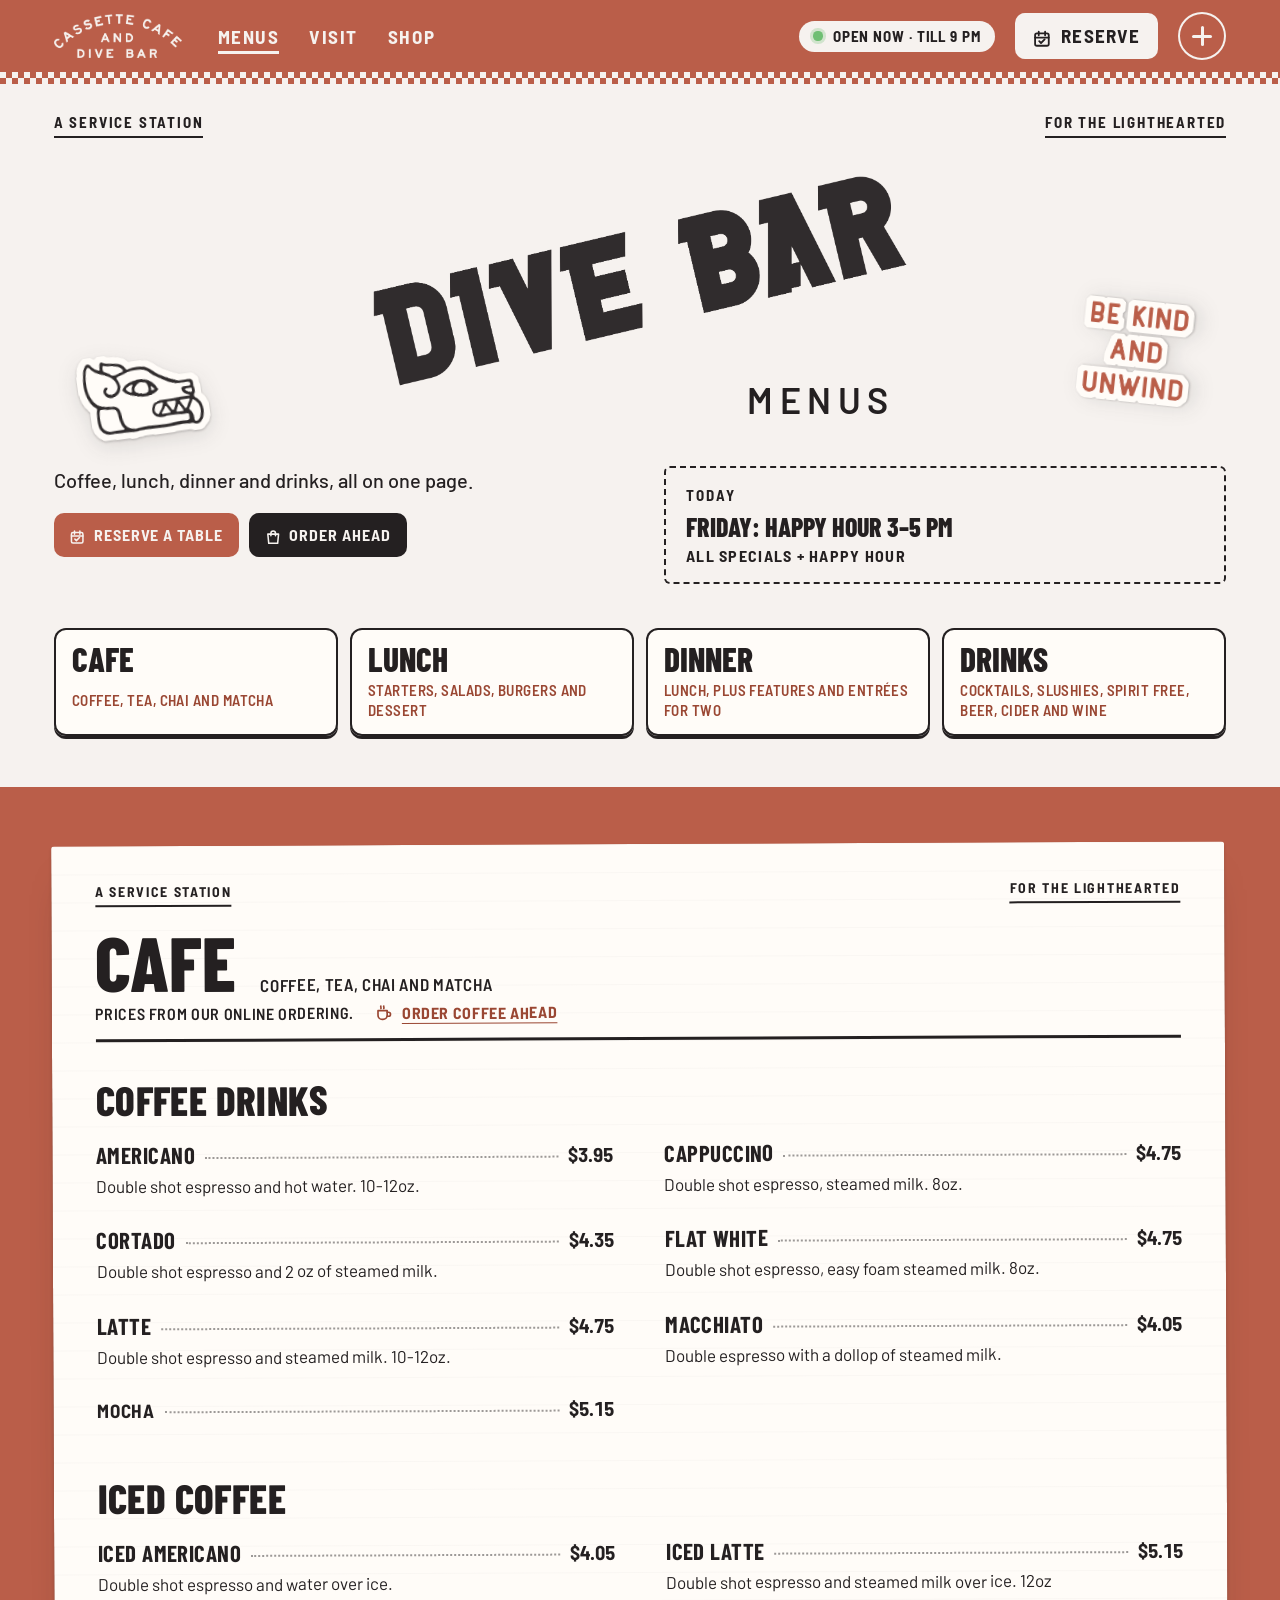
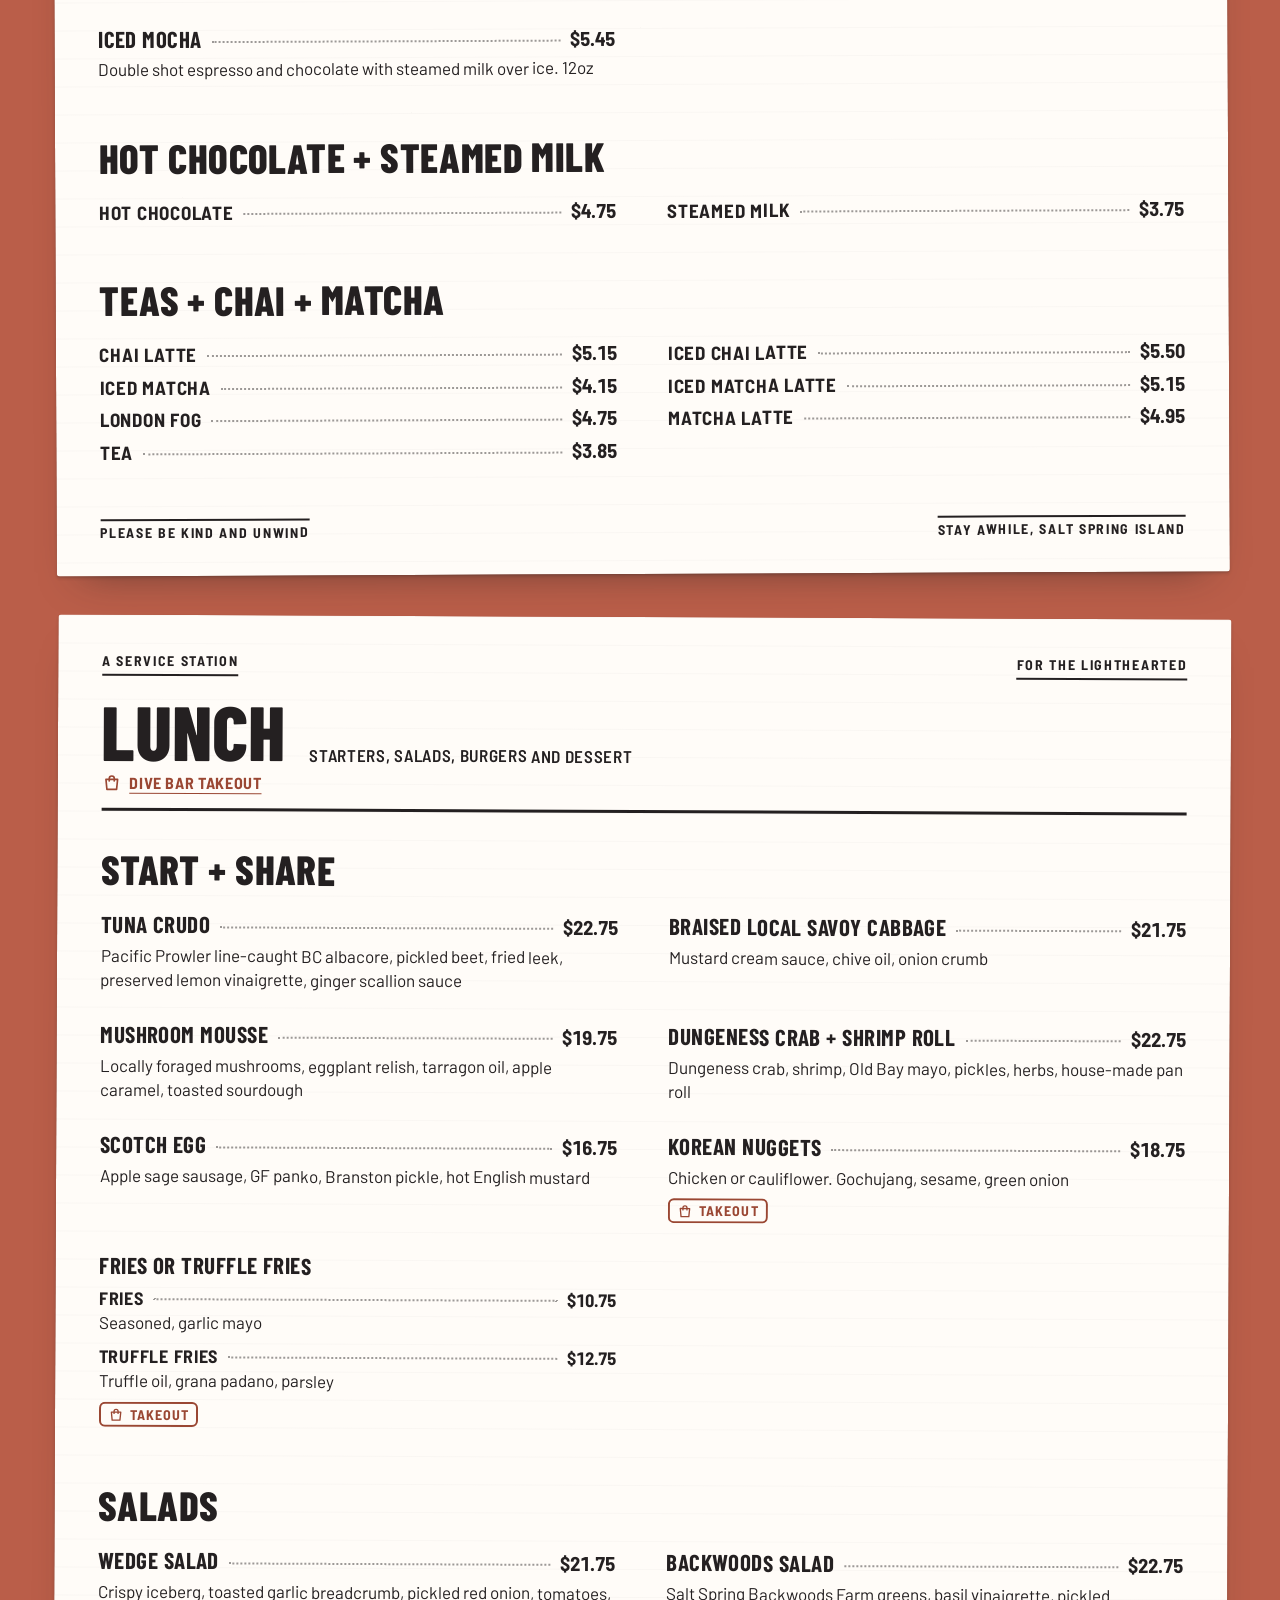
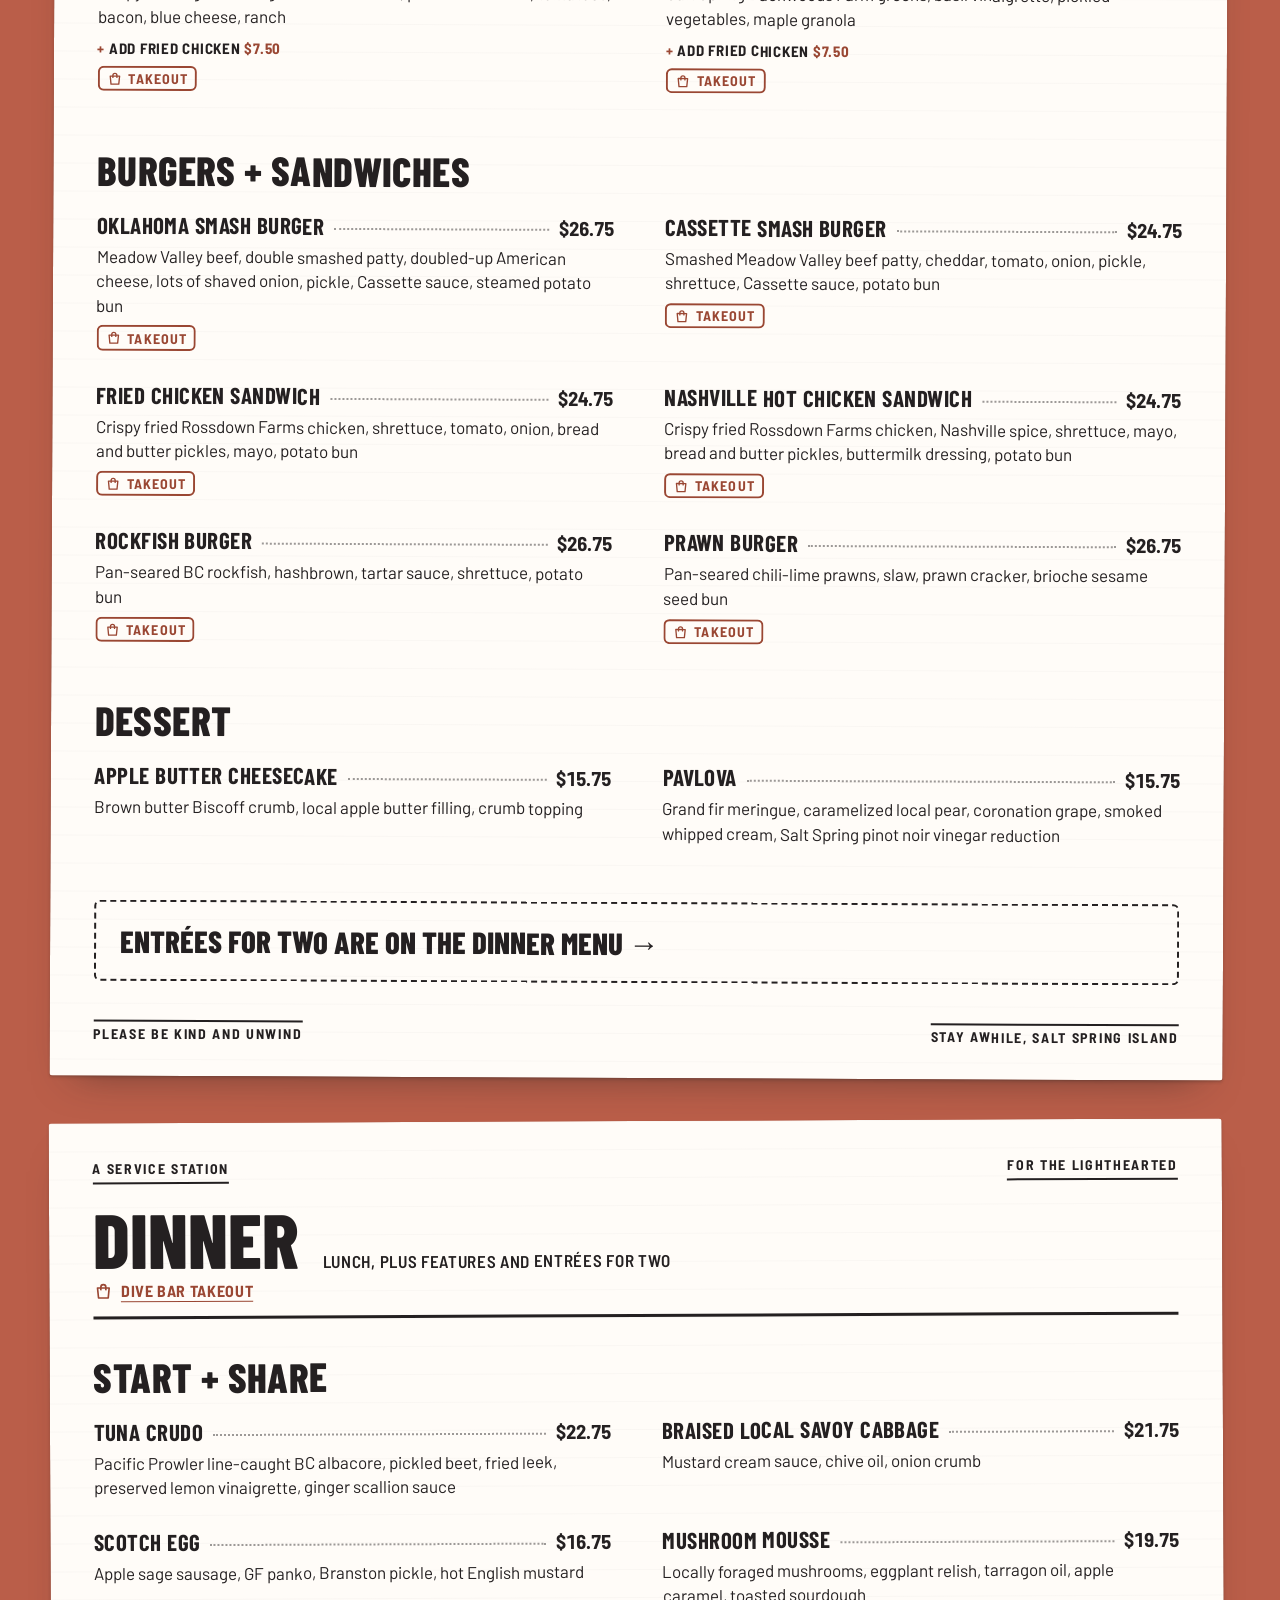
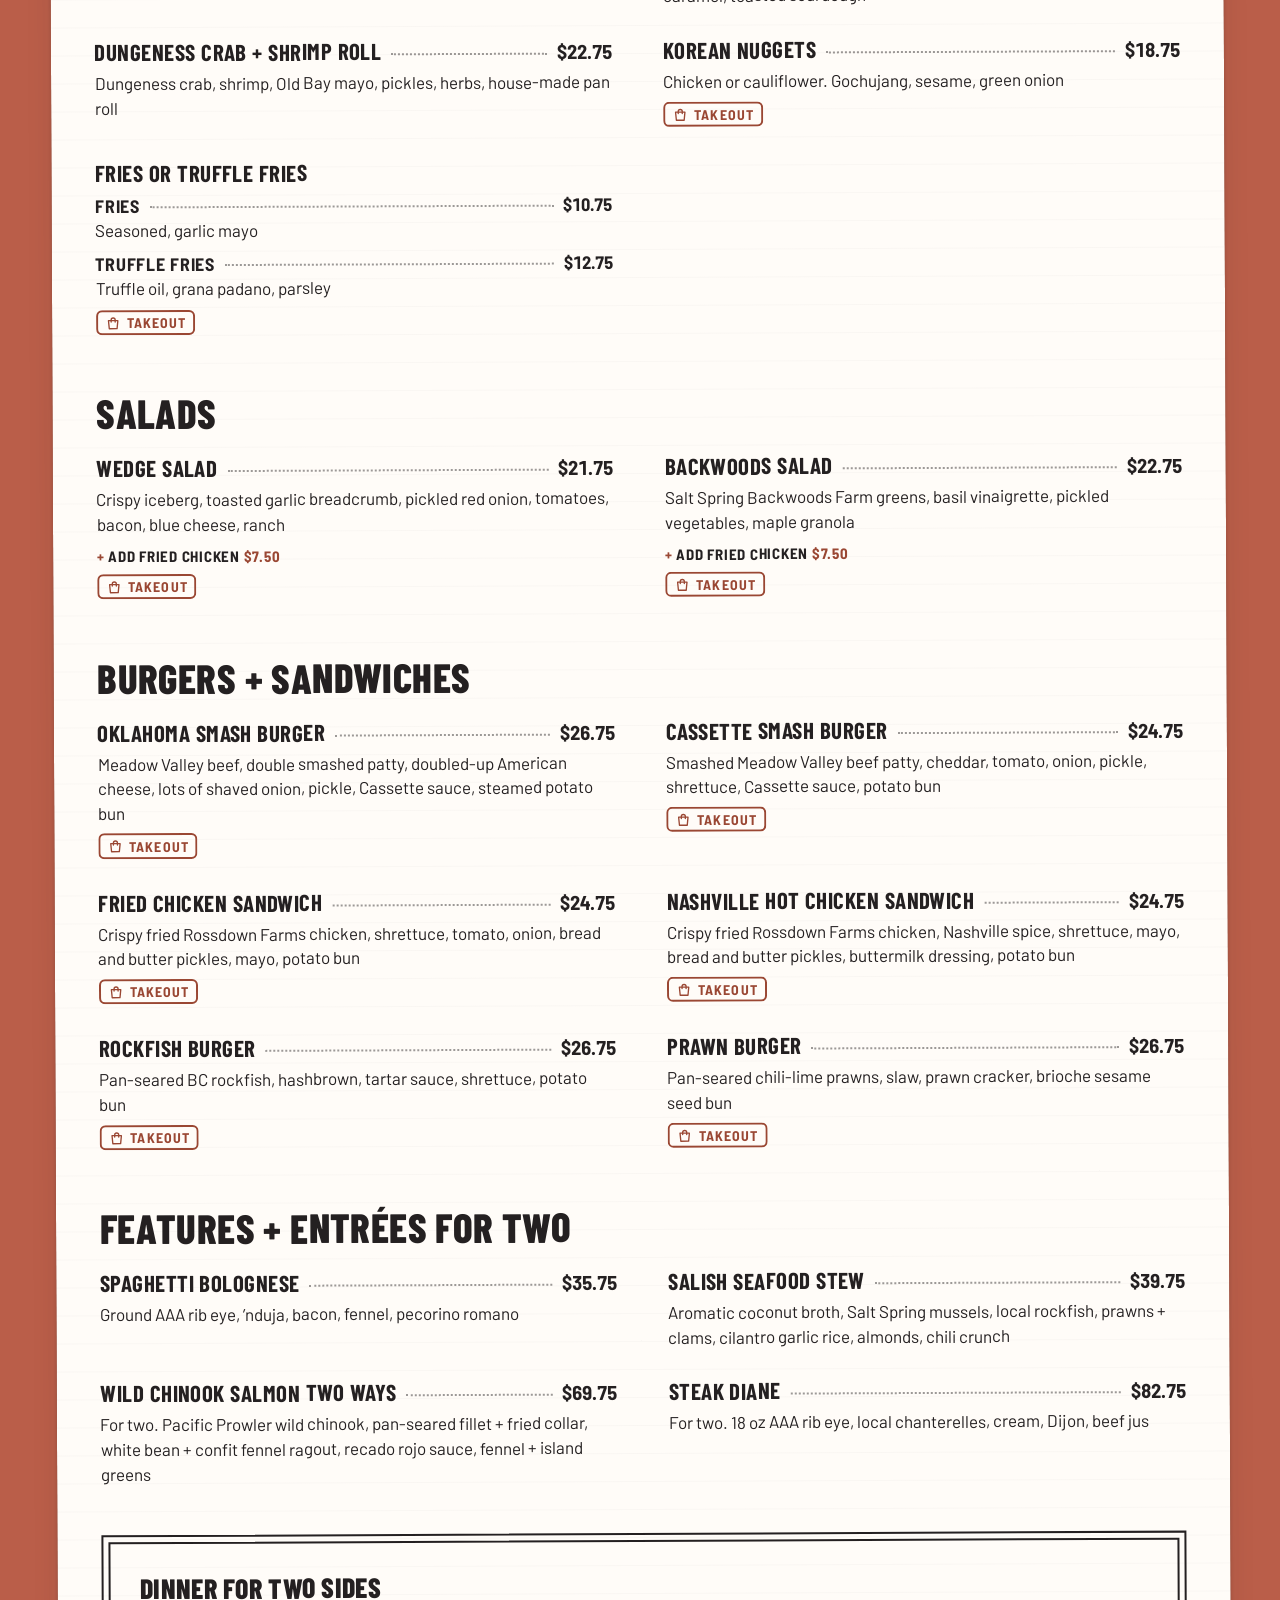
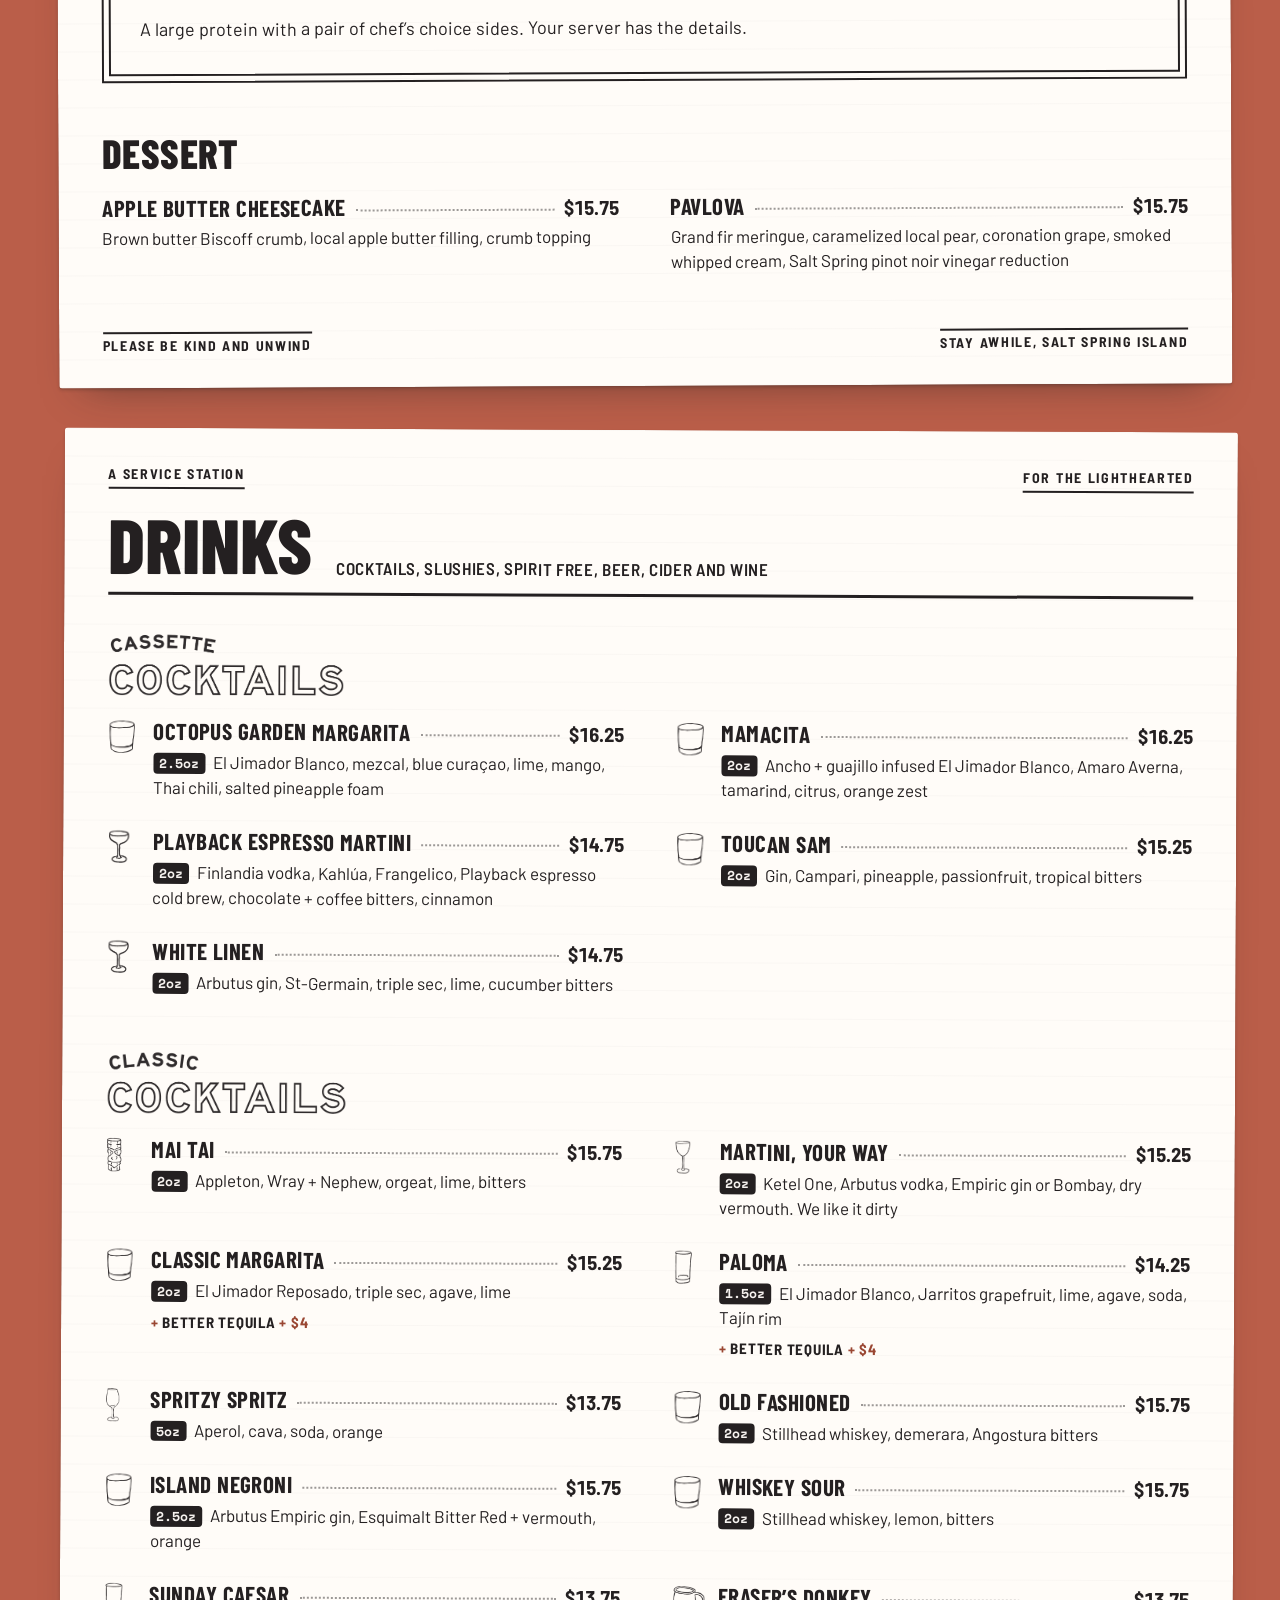
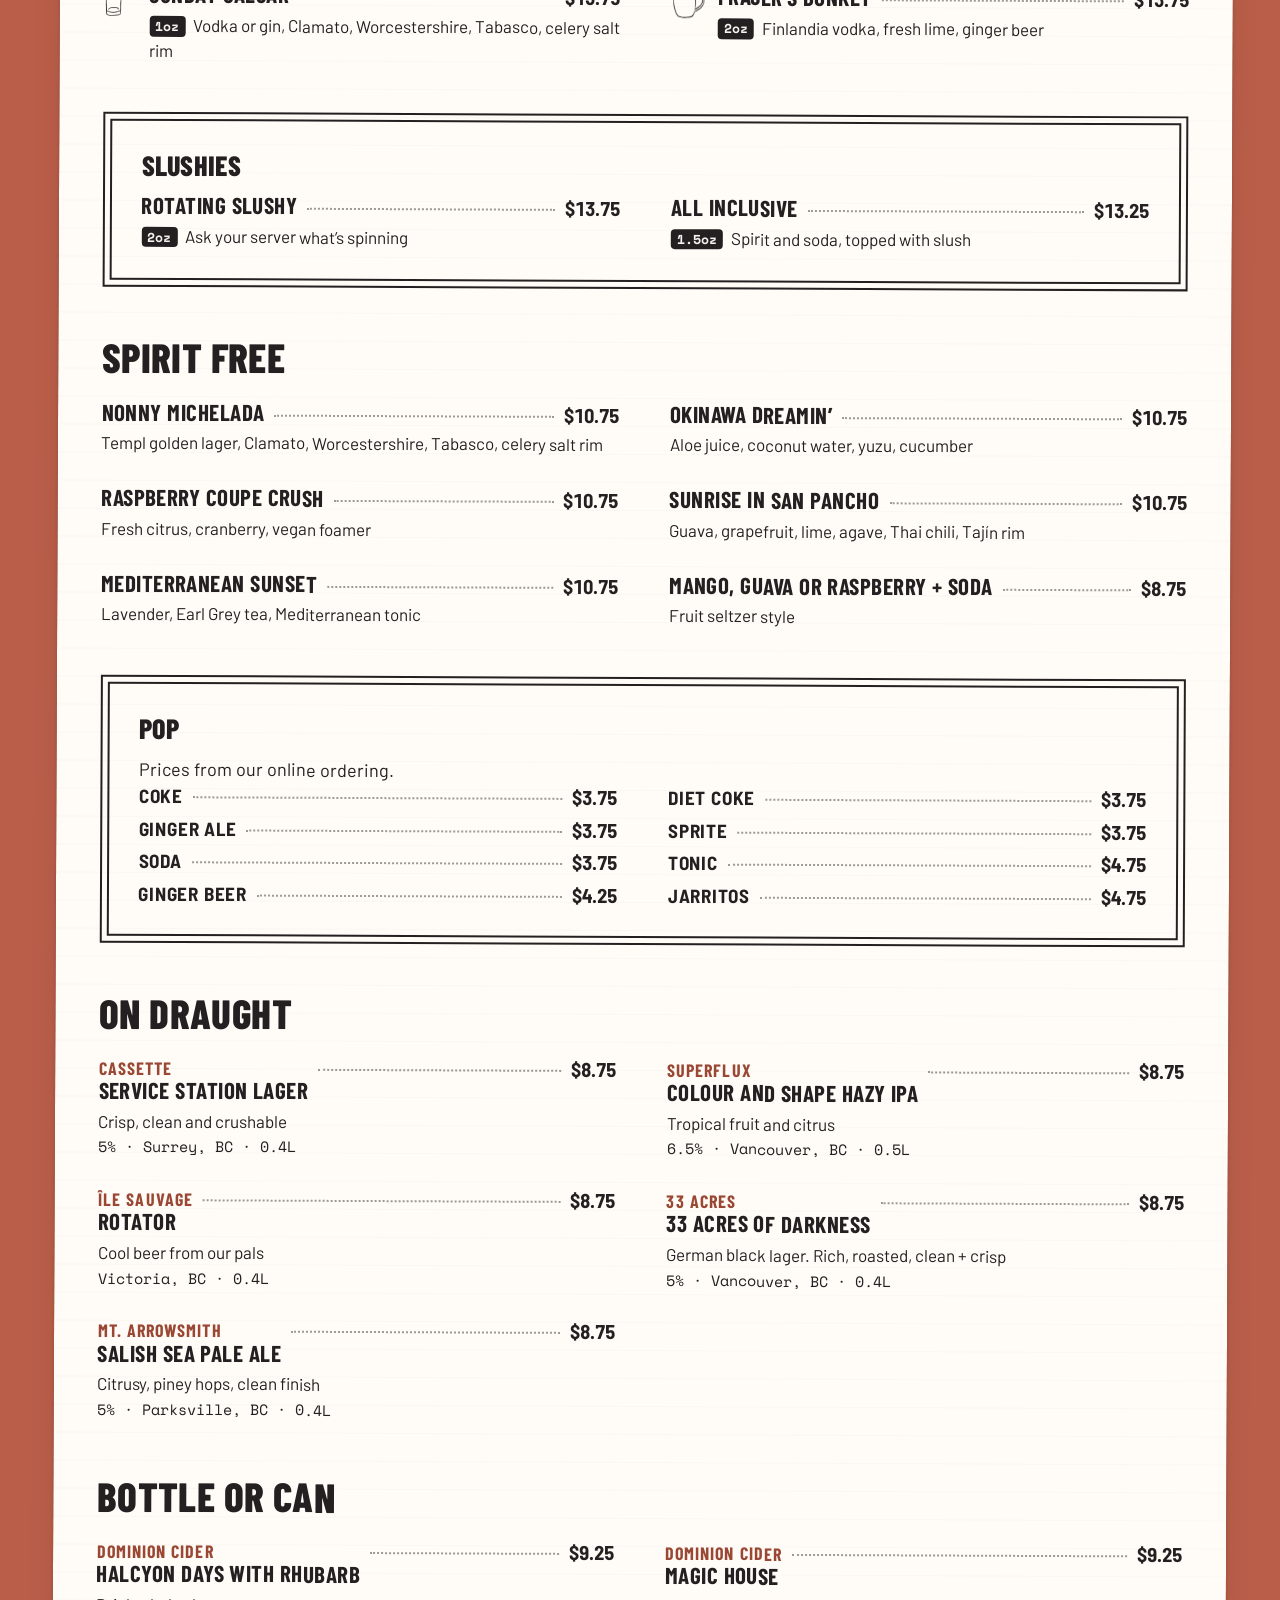
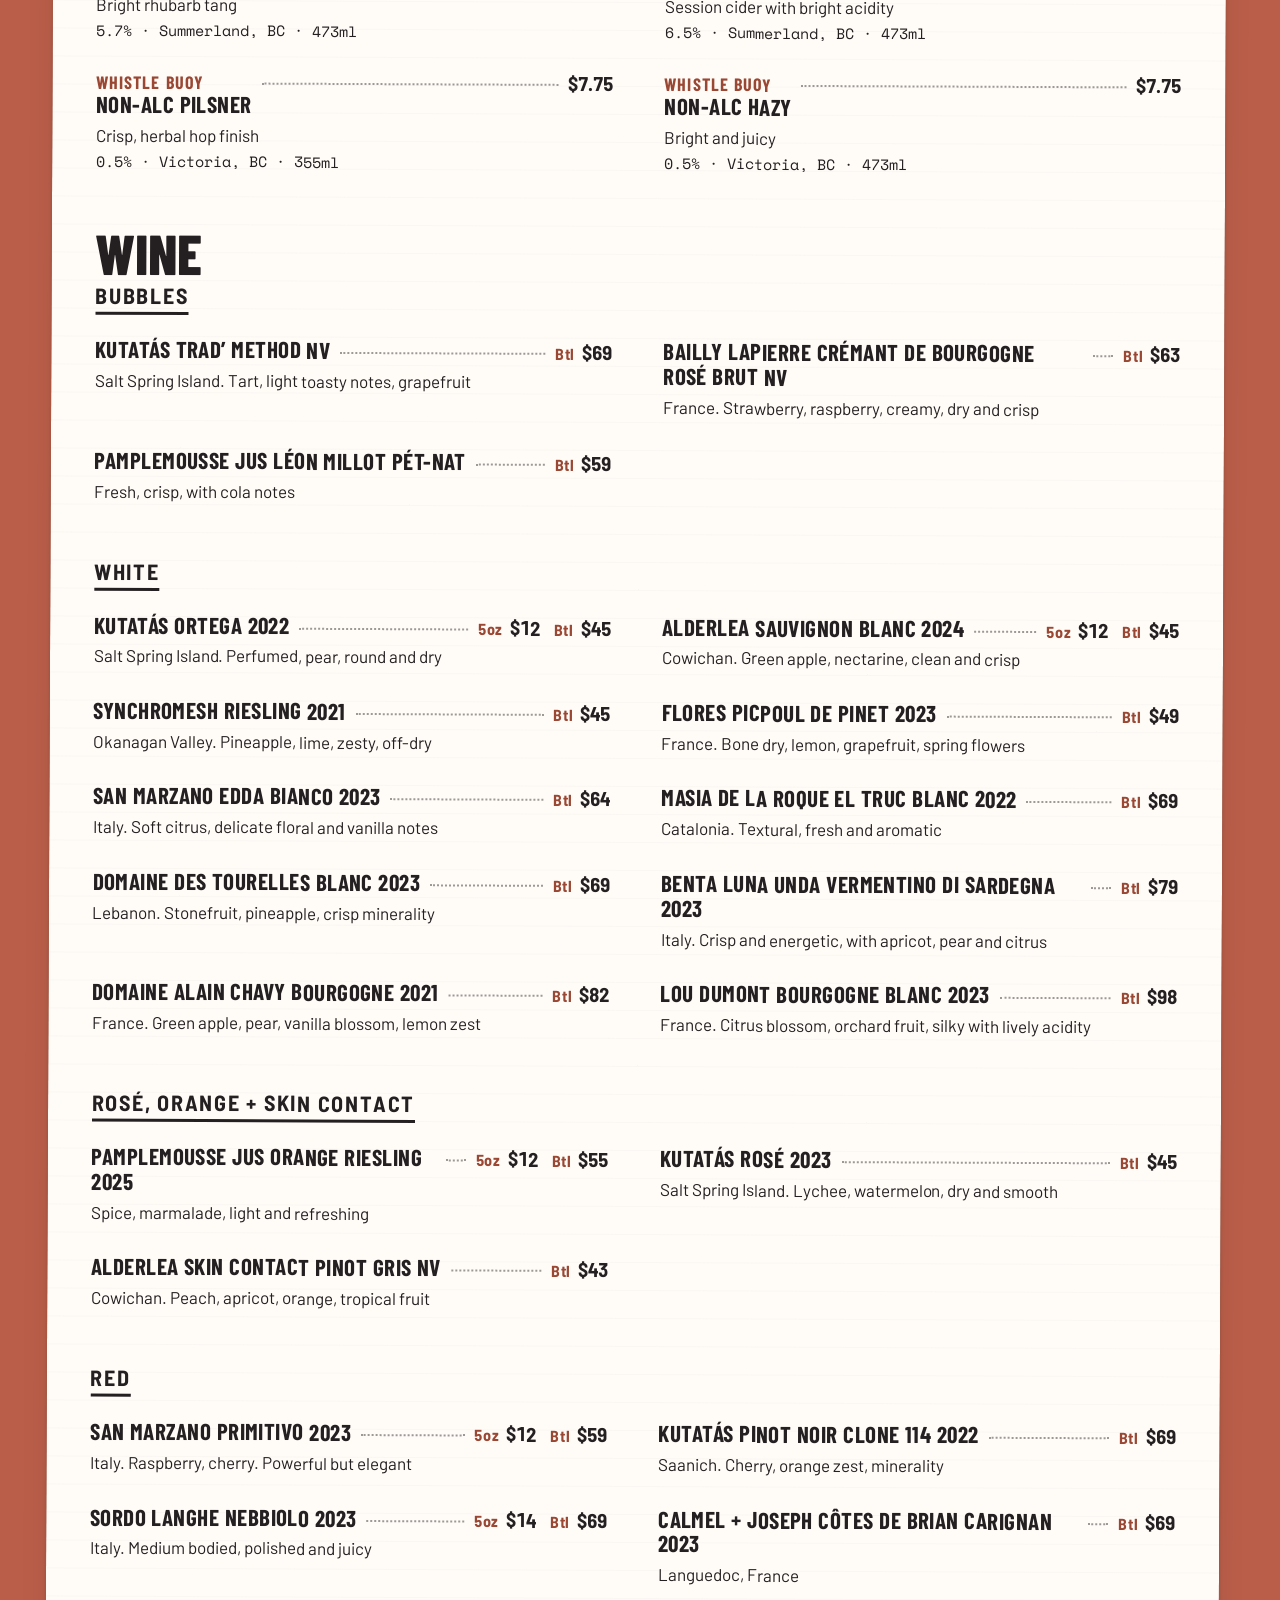
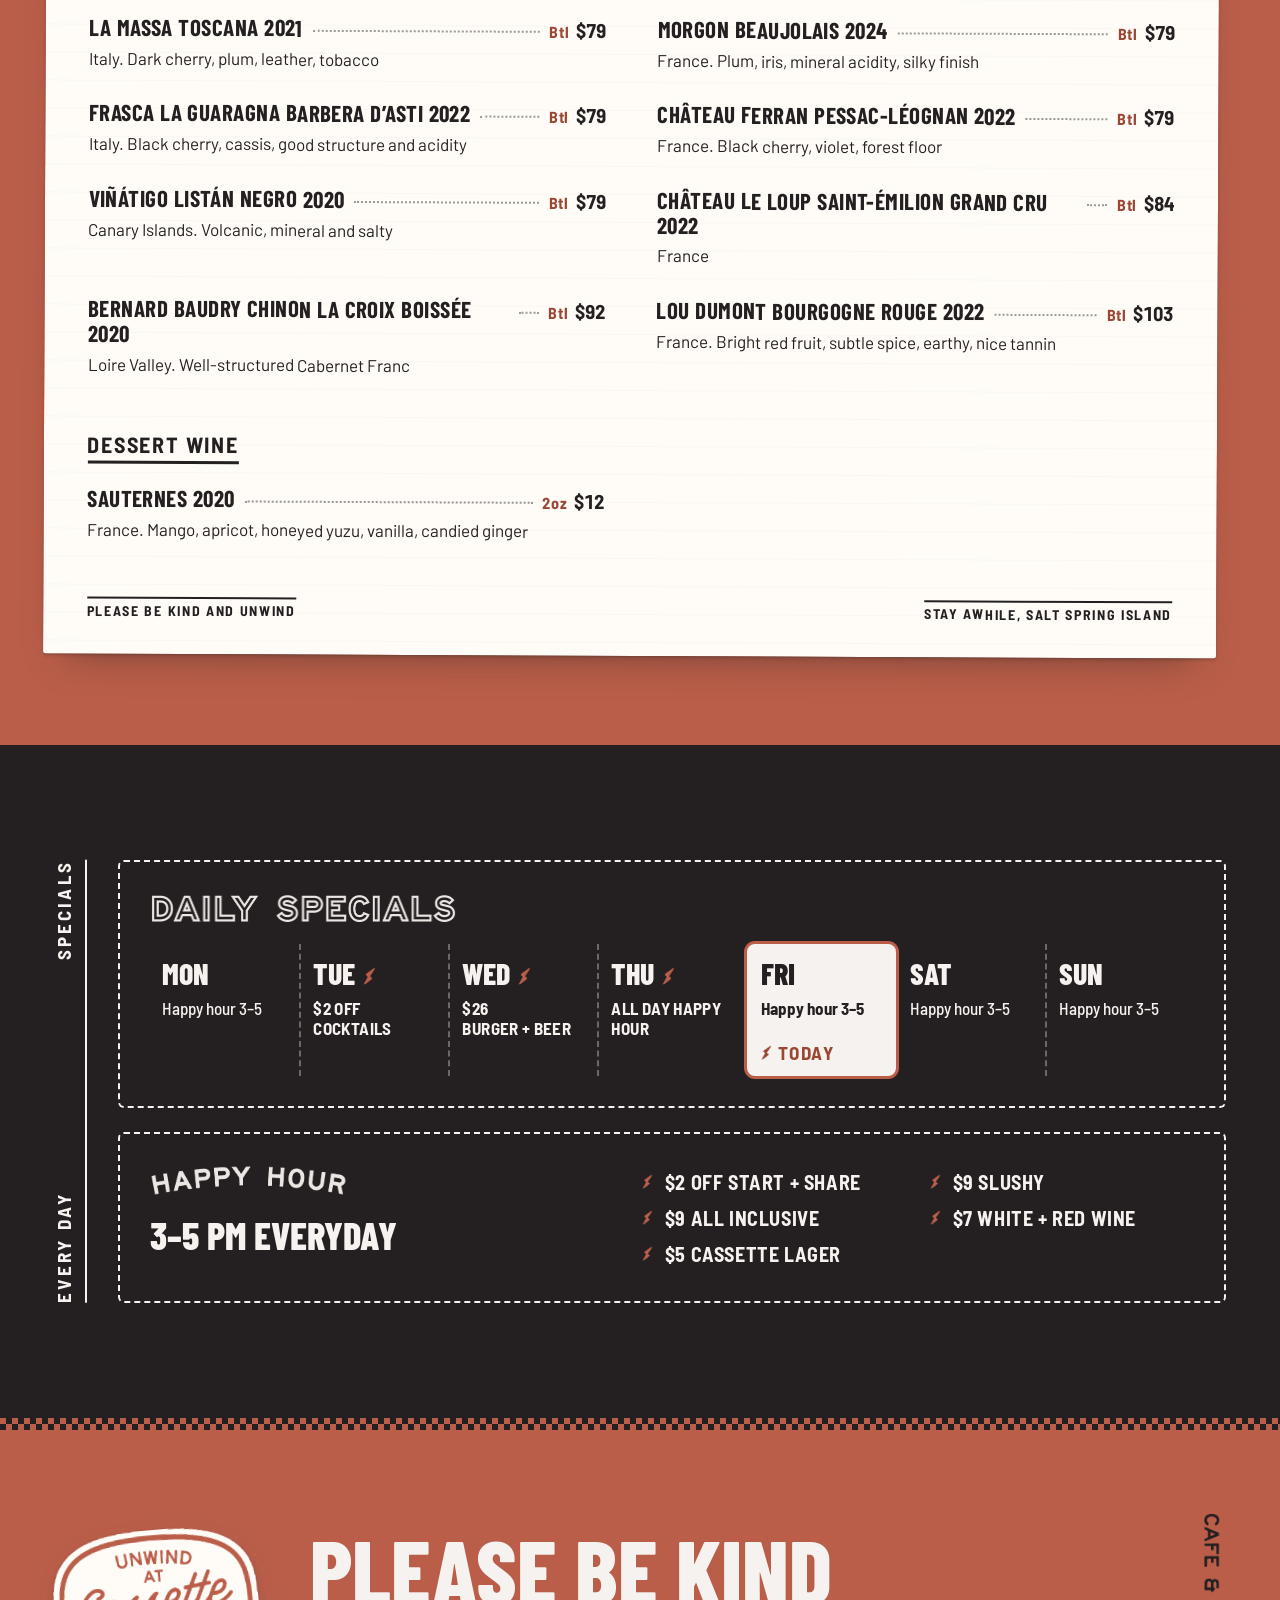
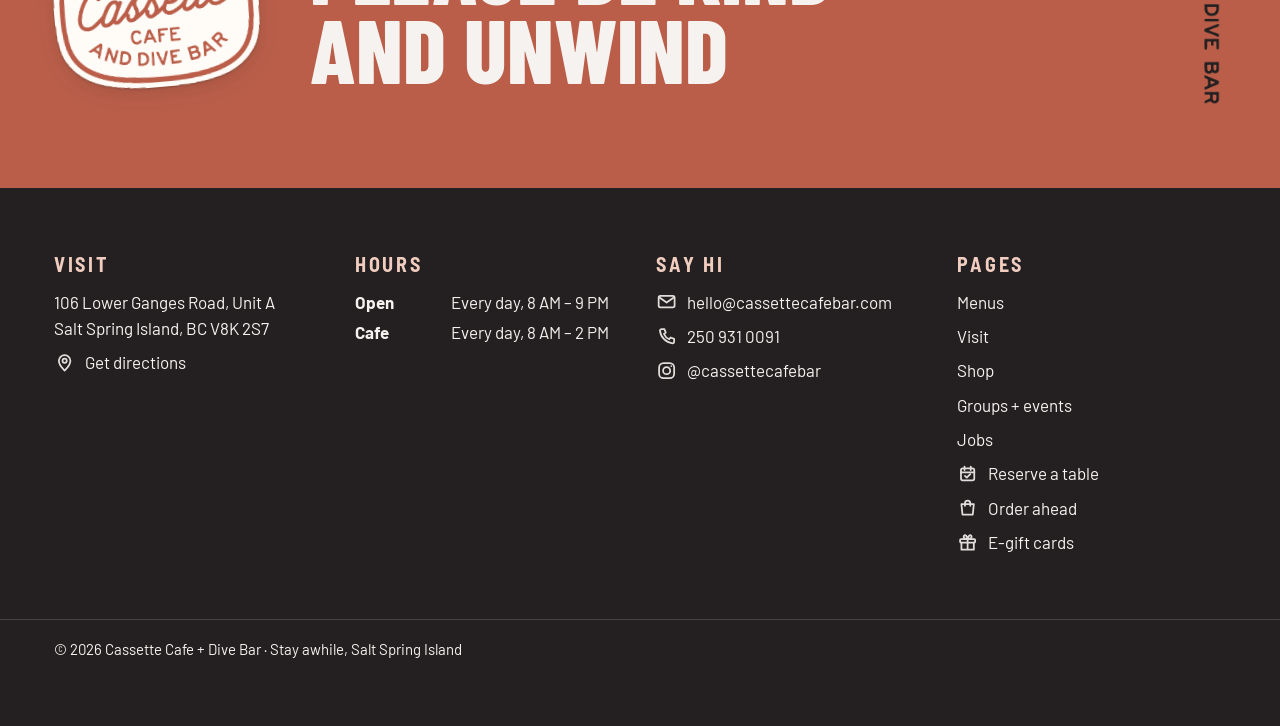
<file: cassette/menu/index.html>
<!DOCTYPE html><html lang="en-CA" class="site-cassette"><head><meta charset="utf-8"><meta name="viewport" content="width=device-width, initial-scale=1, viewport-fit=cover"><title>Menus | Cassette Cafe + Dive Bar</title><link rel="icon" href="data:,"><meta name="description" content="Cassette menus on one page: coffee, lunch, dinner and drinks, with daily specials and happy hour."><meta name="theme-color" content="#ba5e49"><script>(function(){var vt=document.createElement('style');vt.textContent='@view-transition{navigation:auto}';document.head.appendChild(vt);var d=document.documentElement,l="showpiece",t="wipe",s={"text":"standard","emphasis":"flat","type":"regular","weight":"regular"},h="underline",c="site",m="off";
d.dataset.hoverStyle=h;d.dataset.cursorStyle=c;d.dataset.magneticMode=m;
try{l=localStorage.getItem('proto-motion')||l;t=localStorage.getItem('proto-vt')||t;
d.dataset.hoverStyle=localStorage.getItem('proto-hover')||h;d.dataset.cursorStyle=localStorage.getItem('proto-cursor')||c;d.dataset.magneticMode=localStorage.getItem('proto-magnetic')||m;
var st=JSON.parse(localStorage.getItem('proto-style')||'{}');for(var k in st)if(st[k])s[k]=st[k];
var o=JSON.parse(sessionStorage.getItem('vt-origin')||'null');sessionStorage.removeItem('vt-origin');
if(o){d.style.setProperty('--vt-x',o.x+'px');d.style.setProperty('--vt-y',o.y+'px');
var e=[['left',o.x],['right',innerWidth-o.x],['top',o.y],['bottom',innerHeight-o.y]].sort(function(a,b){return a[1]-b[1]})[0][0];d.dataset.vtDir=e;}}catch(e){}
if(matchMedia('(prefers-reduced-motion: reduce)').matches)l='none';d.dataset.motion=l;d.dataset.vt=t;
d.dataset.text=s.text;d.dataset.emphasis=s.emphasis;d.dataset.type=s.type;d.dataset.weight=s.weight;
var calm=function(v){if(!v)return;['ready','finished','updateCallbackDone'].forEach(function(k){v[k]&&v[k].catch(function(){})})};
addEventListener('pageswap',function(e){calm(e.viewTransition)});
addEventListener('pagereveal',function(e){calm(e.viewTransition);var n=window.navigation&&navigation.activation;
if(e.viewTransition&&n&&n.navigationType==='traverse'){var o={left:'right',right:'left',top:'bottom',bottom:'top'};d.dataset.vtDir=o[d.dataset.vtDir||'right'];}});})();(function(){var d=document.documentElement,l=d.dataset.motion;d.classList.add('js');
if(l!=='none')d.classList.add('motion-fade');
if(l==='lively'||l==='showpiece')d.classList.add('motion-rich');
var first=false;try{first=!sessionStorage.getItem('cassette-intro')}catch(e){}
try{var n=performance.getEntriesByType('navigation')[0];if(n&&n.type==='reload')first=true}catch(e){}
if(false&&l!=='none'&&first&&!location.hash)d.classList.add('hero-intro');
setTimeout(function(){if(!window.__protoReady)d.classList.remove('motion-fade','motion-rich','hero-intro')},3000);})();</script><style>
      html.motion-rich [data-split]:not(.is-split) { visibility: hidden; }
    </style><link rel="stylesheet" href="/_astro/Layout.OQN_cWVV.css"><link rel="stylesheet" href="/_astro/shared.DVgQijyu.css"><style>.proto-switch[data-astro-cid-zcmqvsln]{inset:auto 12px var(--proto-switch-bottom,12px) auto;z-index:9000;color:#f4f1ea;background:0 0;border:0;width:auto;height:auto;margin:0;padding:0;font:500 12px/1 system-ui,sans-serif;position:fixed;overflow:visible}summary[data-astro-cid-zcmqvsln]{cursor:pointer;backdrop-filter:blur(8px);background:#141311e6;border-radius:999px;width:max-content;margin-left:auto;padding:10px 14px;list-style:none}summary[data-astro-cid-zcmqvsln]::-webkit-details-marker{display:none}.ms-panel[data-astro-cid-zcmqvsln]{width:min(420px,100vw - 24px);max-height:min(640px, calc(100dvh - 72px - var(--proto-switch-bottom,12px)));overscroll-behavior:contain;scrollbar-width:thin;scrollbar-color:#ffffff40 transparent;backdrop-filter:blur(8px);background:#141311f2;border-radius:16px;gap:12px;margin-bottom:8px;padding:12px 12px 14px;display:grid;overflow:auto}.proto-switch[data-astro-cid-zcmqvsln][open]{flex-direction:column-reverse;display:flex}.ms-section[data-astro-cid-zcmqvsln]{gap:6px;display:grid}.ms-section[data-astro-cid-zcmqvsln]+.ms-section[data-astro-cid-zcmqvsln]{border-top:1px solid #ffffff1f;padding-top:12px}.ms-head[data-astro-cid-zcmqvsln]{letter-spacing:.14em;text-transform:uppercase;color:#f4f1ea80;margin:0 0 2px;font:600 10px/1 system-ui,sans-serif}.ms-row[data-astro-cid-zcmqvsln]{grid-template-columns:68px minmax(0,1fr);align-items:start;gap:8px;display:grid}.ms-label[data-astro-cid-zcmqvsln]{opacity:.72;padding-top:7px}.ms-options[data-astro-cid-zcmqvsln]{flex-wrap:wrap;gap:3px;display:flex}.ms-options[data-astro-cid-zcmqvsln] button[data-astro-cid-zcmqvsln]{color:inherit;font:inherit;text-transform:capitalize;cursor:pointer;background:#ffffff14;border:0;border-radius:999px;padding:6px 8px;transition:background-color .2s}.ms-options[data-astro-cid-zcmqvsln] button[data-astro-cid-zcmqvsln]:hover{background:#ffffff2e}.ms-options[data-astro-cid-zcmqvsln] button[data-astro-cid-zcmqvsln]:focus-visible{outline-offset:1px;outline:2px solid #f4f1ea}.ms-options[data-astro-cid-zcmqvsln] button[data-astro-cid-zcmqvsln][aria-pressed=true]{color:#141311;background:#f4f1ea}
</style><meta name="robots" content="noindex, nofollow"><style>.proto-switch{display:none!important}</style></head><body data-page="menu"><a class="skip" href="#main">Skip to content</a><header class="hdr tone-aware" data-hdr><div class="hdr-bar"><a class="hdr-logo" href="/cassette" aria-label="Cassette Cafe + Dive Bar, home"><span class="art" aria-hidden="true" style="--art:url(/cassette/arch.png);aspect-ratio:1310/455;"></span></a><nav class="hdr-nav" aria-label="Main"><a href="/cassette/menu" data-hover-host aria-current="page"><span class="hover-line">Menus</span></a><a href="/cassette/visit" data-hover-host><span class="hover-line">Visit</span></a><a href="/cassette/shop" data-hover-host><span class="hover-line">Shop</span></a></nav><p class="hdr-status" data-status-chip><span class="now-dot" aria-hidden="true"></span><span data-status-text>Open every day 8–⁠9</span></p><a class="btn btn-cream hdr-order fill key no-island" href="https://tables.toasttab.com/restaurants/da9eb305-34f1-4f2f-aad9-6ac55d774aec/reserve" target="_blank" rel="noopener" data-magnetic="0.2"><span><svg class="icon btn-icon" viewBox="0 0 24 24" width="24" height="24" fill="none" stroke="currentColor" stroke-width="2" stroke-linecap="round" stroke-linejoin="round" aria-hidden="true"><rect x="4.5" y="6" width="15" height="13.5" rx="2"/><path d="M4.5 10.5h15M8.5 4v4M15.5 4v4"/><path d="M9 14.5l2 2 4-4"/></svg>Reserve<span class="sr-only"> a table on Toast (opens in a new tab)</span></span></a><button class="plus-btn fill" type="button" data-panel-open aria-controls="panel" aria-expanded="false"><span class="sr-only">Open the site menu</span><span class="plus" aria-hidden="true"></span></button></div><div class="checker hdr-checker" aria-hidden="true"></div><div class="hdr-legend" data-legend inert><div class="legend-inner"><div class="legend-row"><nav class="legend-menus" aria-label="Jump to a menu"><span class="legend-pill" aria-hidden="true"></span><a href="#cafe" data-legend-menu="cafe"><span class="lm-title">Cafe</span><span class="lm-count" data-legend-count hidden></span></a><a href="#lunch" data-legend-menu="lunch"><span class="lm-title">Lunch</span><span class="lm-count" data-legend-count hidden></span></a><a href="#dinner" data-legend-menu="dinner"><span class="lm-title">Dinner</span><span class="lm-count" data-legend-count hidden></span></a><a href="#drinks" data-legend-menu="drinks"><span class="lm-title">Drinks</span><span class="lm-count" data-legend-count hidden></span></a></nav><div class="legend-search" role="search" data-legend-search><label class="sr-only" for="menu-q">Search the menus</label><svg class="icon legend-search-icon" viewBox="0 0 24 24" width="24" height="24" fill="none" stroke="currentColor" stroke-width="2" stroke-linecap="round" stroke-linejoin="round" aria-hidden="true"><circle cx="10.5" cy="10.5" r="6.5"/><path d="M15.5 15.5 21 21"/></svg><input id="menu-q" type="search" placeholder="Search: crab, gin, fries…" autocomplete="off" spellcheck="false" data-menu-q><button class="legend-clear" type="button" data-menu-clear hidden><span class="sr-only">Clear search</span><span aria-hidden="true">×</span></button></div><button class="legend-search-toggle" type="button" data-search-toggle aria-expanded="false" aria-controls="menu-q"><svg class="icon" viewBox="0 0 24 24" width="24" height="24" fill="none" stroke="currentColor" stroke-width="2" stroke-linecap="round" stroke-linejoin="round" aria-hidden="true"><circle cx="10.5" cy="10.5" r="6.5"/><path d="M15.5 15.5 21 21"/></svg><span class="sr-only">Search the menus</span></button></div><nav class="legend-secs" aria-label="Cafe sections" data-legend-secs="cafe"><span class="legend-pill" aria-hidden="true"></span><a href="#cafe-coffee" data-sec-link="cafe-coffee">Coffee</a><a href="#cafe-iced" data-sec-link="cafe-iced">Iced</a><a href="#cafe-chocolate" data-sec-link="cafe-chocolate">Chocolate</a><a href="#cafe-tea" data-sec-link="cafe-tea">Tea + chai</a></nav><nav class="legend-secs" aria-label="Lunch sections" data-legend-secs="lunch" hidden><span class="legend-pill" aria-hidden="true"></span><a href="#lunch-start" data-sec-link="lunch-start">Start</a><a href="#lunch-salad" data-sec-link="lunch-salad">Salads</a><a href="#lunch-burgers" data-sec-link="lunch-burgers">Burgers</a><a href="#lunch-dessert" data-sec-link="lunch-dessert">Dessert</a></nav><nav class="legend-secs" aria-label="Dinner sections" data-legend-secs="dinner" hidden><span class="legend-pill" aria-hidden="true"></span><a href="#dinner-start" data-sec-link="dinner-start">Start</a><a href="#dinner-salad" data-sec-link="dinner-salad">Salads</a><a href="#dinner-burgers" data-sec-link="dinner-burgers">Burgers</a><a href="#dinner-two" data-sec-link="dinner-two dinner-sides">Features</a><a href="#dinner-dessert" data-sec-link="dinner-dessert">Dessert</a></nav><nav class="legend-secs" aria-label="Drinks sections" data-legend-secs="drinks" hidden><span class="legend-pill" aria-hidden="true"></span><a href="#drinks-cassette" data-sec-link="drinks-cassette drinks-classic">Cocktails</a><a href="#drinks-slushies" data-sec-link="drinks-slushies">Slushies</a><a href="#drinks-free" data-sec-link="drinks-free drinks-pop">Spirit free</a><a href="#drinks-draught" data-sec-link="drinks-draught drinks-bottle">Beer + cider</a><a href="#drinks-fizzy" data-sec-link="drinks-fizzy drinks-white drinks-rose drinks-red drinks-dessert">Wine</a></nav><p class="legend-status" aria-live="polite" data-mstatus></p></div></div></header><!-- The + menu: the site's transition, from wherever it was opened --><div id="panel" class="panel" popover="manual" role="dialog" aria-modal="true" aria-label="Site menu" data-lenis-prevent><div class="panel-top"><a class="hdr-logo" href="/cassette" aria-label="Cassette Cafe + Dive Bar, home"><span class="art" aria-hidden="true" style="--art:url(/cassette/arch.png);aspect-ratio:1310/455;"></span></a><button class="plus-btn is-x fill" type="button" data-panel-close><span class="sr-only">Close the site menu</span><span class="plus" aria-hidden="true"></span></button></div><div class="panel-body"><nav aria-label="Site"><ol class="panel-nav"><li style="--i:0"><a href="/cassette" data-hover-host><span class="pn-no" aria-hidden="true">01</span><span class="pn-label"><span class="hover-line">Home</span></span><span class="pn-aside">Cafe + dive bar</span></a></li><li style="--i:1"><a href="/cassette/menu" data-hover-host aria-current="page"><span class="pn-no" aria-hidden="true">02</span><span class="pn-label"><span class="hover-line">Menus</span></span><span class="pn-aside">Cafe · Lunch · Dinner · Drinks</span></a></li><li style="--i:2"><a href="/cassette/visit" data-hover-host><span class="pn-no" aria-hidden="true">03</span><span class="pn-label"><span class="hover-line">Visit</span></span><span class="pn-aside">106 Lower Ganges Road</span></a></li><li style="--i:3"><a href="/cassette/shop" data-hover-host><span class="pn-no" aria-hidden="true">04</span><span class="pn-label"><span class="hover-line">Shop</span></span><span class="pn-aside">Tees · hats · hoodies</span></a></li><li style="--i:4"><a href="https://tables.toasttab.com/restaurants/da9eb305-34f1-4f2f-aad9-6ac55d774aec/reserve" target="_blank" rel="noopener" data-hover-host><span class="pn-no" aria-hidden="true">05</span><span class="pn-label"><span class="hover-line">Reserve</span></span><span class="pn-aside">A table<span class="sr-only"> on Toast (opens in a new tab)</span></span></a></li><li style="--i:5"><a href="https://order.toasttab.com/online/cassette-cafe-and-dive-bar-106-lower-ganges-road-unit-a" target="_blank" rel="noopener" data-hover-host><span class="pn-no" aria-hidden="true">06</span><span class="pn-label"><span class="hover-line">Order ahead</span></span><span class="pn-aside">Coffee + takeout<span class="sr-only"> on Toast (opens in a new tab)</span></span></a></li></ol></nav><div class="panel-side"><p class="eyebrow">Right now</p><ul class="now-list key" data-now-list><li data-now="cafe"><span class="now-dot" aria-hidden="true"></span><b>Cafe</b> <span data-now-text>8&nbsp;AM–⁠2&nbsp;PM every day</span></li><li data-now="bar"><span class="now-dot" aria-hidden="true"></span><b>Dive bar</b> <span data-now-text>Noon–⁠9&nbsp;PM every day</span></li><li data-now="happy"><span class="now-dot" aria-hidden="true"></span><b>Happy hour</b> <span data-now-text>3–⁠5&nbsp;PM every day</span></li></ul><p class="panel-addr">106 Lower Ganges Road, Unit A<br>Salt Spring Island, BC V8K 2S7</p><div class="panel-actions"><button class="btn btn-ghost fill" type="button" data-map-open><span>Get directions</span></button><a class="btn btn-ghost fill" href="tel:+12509310091"><span>Call 250 931 0091</span></a></div><p class="panel-links"><a class="icon-link" href="mailto:hello@cassettecafebar.com" data-hover-host><svg class="icon" viewBox="0 0 24 24" width="24" height="24" fill="none" stroke="currentColor" stroke-width="2" stroke-linecap="round" stroke-linejoin="round" aria-hidden="true"><rect x="3" y="5.5" width="18" height="13" rx="2"/><path d="m3.5 7 8.5 6 8.5-6"/></svg><span class="hover-line">hello@cassettecafebar.com</span></a><a class="icon-link" href="https://www.instagram.com/cassettecafebar/" target="_blank" rel="noopener" data-hover-host><svg class="icon" viewBox="0 0 24 24" width="24" height="24" fill="none" stroke="currentColor" stroke-width="2" stroke-linecap="round" stroke-linejoin="round" aria-hidden="true"><rect x="3.5" y="3.5" width="17" height="17" rx="5"/><circle cx="12" cy="12" r="4"/><circle cx="17.2" cy="6.8" r="1" fill="currentColor" stroke="none"/></svg><span class="hover-line">@cassettecafebar</span></a></p></div><div class="panel-cat" data-peel data-hover aria-hidden="true"><span class="sticker" data-die="cream" data-ink="ink" aria-hidden="true" style="aspect-ratio:1100/1332;--die-mask:url(/cassette/cat-die.png);--ink-mask:url(/cassette/cat.png);--ix:2.182%;--iy:1.952%;--iw:95.636%;--ih:96.096%;"><span class="sticker-lift"><span></span></span><span class="sticker-die"></span><span class="sticker-ink"></span></span></div></div><div class="checker panel-checker" aria-hidden="true"></div></div><main id="main" class="page" tabindex="-1"><section class="mhead" data-tone="cream" aria-labelledby="menu-title"><p class="mhead-corner mhead-corner-l" aria-hidden="true">A service station</p><p class="mhead-corner mhead-corner-r" aria-hidden="true">For the lighthearted</p><h1 class="mhead-title" id="menu-title"><span class="sr-only">Menus: cafe and dive bar</span><span class="art mhead-divebar" aria-hidden="true" style="--art:url(/cassette/divebar.png);aspect-ratio:1675/667;"></span><span class="mhead-word" aria-hidden="true">Menus</span></h1><div class="mhead-row"><div class="mhead-copy" data-fade><p class="lede">Coffee, lunch, dinner and drinks, all on one page.</p><div class="mhead-order"><a class="btn btn-rust btn-small fill" href="https://tables.toasttab.com/restaurants/da9eb305-34f1-4f2f-aad9-6ac55d774aec/reserve" target="_blank" rel="noopener"><span><svg class="icon btn-icon" viewBox="0 0 24 24" width="24" height="24" fill="none" stroke="currentColor" stroke-width="2" stroke-linecap="round" stroke-linejoin="round" aria-hidden="true"><rect x="4.5" y="6" width="15" height="13.5" rx="2"/><path d="M4.5 10.5h15M8.5 4v4M15.5 4v4"/><path d="M9 14.5l2 2 4-4"/></svg>Reserve a table<span class="sr-only"> on Toast (opens in a new tab)</span></span></a><a class="btn btn-ink btn-small fill" href="https://order.toasttab.com/online/cassette-cafe-and-dive-bar-106-lower-ganges-road-unit-a" target="_blank" rel="noopener"><span><svg class="icon btn-icon" viewBox="0 0 24 24" width="24" height="24" fill="none" stroke="currentColor" stroke-width="2" stroke-linecap="round" stroke-linejoin="round" aria-hidden="true"><path d="M5 8h14l-1.2 12H6.2z"/><path d="M9 10V7a3 3 0 0 1 6 0v3"/></svg>Order ahead<span class="sr-only"> on Toast (opens in a new tab)</span></span></a></div></div><div class="mhead-today key no-island" data-fade><p class="eyebrow">Today</p><p class="mhead-today-text" data-today-line>Daily specials Tue–⁠Thu · Happy hour 3–⁠5&nbsp;PM every day</p><a class="mhead-specials-link" href="#specials" data-hover-host><span class="hover-line">All specials + happy hour</span></a></div></div><!-- the four menus: these just scroll down the page --><nav class="menus-index" aria-label="Menus on this page"><a href="#cafe" class="menus-index-link"><span class="mil-title">Cafe</span><span class="mil-sub">Coffee, tea, chai and matcha</span></a><a href="#lunch" class="menus-index-link"><span class="mil-title">Lunch</span><span class="mil-sub">Starters, salads, burgers and dessert</span></a><a href="#dinner" class="menus-index-link"><span class="mil-title">Dinner</span><span class="mil-sub">Lunch, plus features and entrées for two</span></a><a href="#drinks" class="menus-index-link"><span class="mil-title">Drinks</span><span class="mil-sub">Cocktails, slushies, spirit free, beer, cider and wine</span></a></nav><span class="mhead-boar" data-peel data-hover aria-hidden="true"><span class="sticker" data-die="paper" data-ink="ink" aria-hidden="true" style="aspect-ratio:346/233;--die-mask:url(/cassette/boar-a-die.png);--ink-mask:url(/cassette/boar-a.png);--ix:2.312%;--iy:3.433%;--iw:95.376%;--ih:93.133%;"><span class="sticker-lift"><span></span></span><span class="sticker-die"></span><span class="sticker-ink"></span></span></span><span class="mhead-kind" data-peel data-hover aria-hidden="true"><span class="sticker" data-die="paper" data-ink="rust" aria-hidden="true" style="aspect-ratio:756/830;--die-mask:url(/cassette/bekind-die.png);--ink-mask:url(/cassette/bekind.png);--ix:3.836%;--iy:3.253%;--iw:92.593%;--ih:93.012%;"><span class="sticker-lift"><span></span></span><span class="sticker-die"></span><span class="sticker-ink"></span></span></span></section><section class="menus" data-tone="rust" id="menus" aria-label="The menus" data-menus><div class="sheets"><article class="sheet" id="cafe" aria-labelledby="cafe-title" data-sheet="cafe"><div class="sheet-corners" aria-hidden="true"><span>A service station</span><span>For the lighthearted</span></div><header class="sheet-head"><h2 class="sheet-title" id="cafe-title">Cafe</h2><p class="sheet-sub">Coffee, tea, chai and matcha</p><p class="sheet-note">Prices from our online ordering.<a class="sheet-order" href="https://order.toasttab.com/online/cassette-cafe-and-dive-bar-106-lower-ganges-road-unit-a" target="_blank" rel="noopener"><svg class="icon" viewBox="0 0 24 24" width="24" height="24" fill="none" stroke="currentColor" stroke-width="2" stroke-linecap="round" stroke-linejoin="round" aria-hidden="true"><path d="M5 9h11v5.5a5 5 0 0 1-5 5h-1a5 5 0 0 1-5-5z"/><path d="M16 11h1.6a2.4 2.4 0 0 1 0 4.8H16"/><path d="M8.5 3.5c-.8 1 .8 1.8 0 3M12 3.5c-.8 1 .8 1.8 0 3"/></svg>Order coffee ahead<span class="sr-only"> on Toast (opens in a new tab)</span></a></p></header><section class="msec" id="cafe-coffee" aria-labelledby="cafe-coffee-t" data-sec><h3 class="msec-title" id="cafe-coffee-t">Coffee Drinks</h3><ul class="mitems"><li class="mi" data-item data-search="americano double shot espresso and hot water. 10-⁠12oz. coffee drinks"><div class="mi-row"><h4 class="mi-name"><span class="mi-title" data-hl>Americano</span></h4><span class="mi-dots" aria-hidden="true"></span><p class="mi-price">$3.95</p></div><div class="mi-more"><div class="mi-more-inner"><p class="mi-desc"><span data-hl>Double shot espresso and hot water. 10-⁠12oz.</span></p></div></div></li><li class="mi" data-item data-search="cappuccino double shot espresso, steamed milk. 8oz. coffee drinks"><div class="mi-row"><h4 class="mi-name"><span class="mi-title" data-hl>Cappuccino</span></h4><span class="mi-dots" aria-hidden="true"></span><p class="mi-price">$4.75</p></div><div class="mi-more"><div class="mi-more-inner"><p class="mi-desc"><span data-hl>Double shot espresso, steamed milk. 8oz.</span></p></div></div></li><li class="mi" data-item data-search="cortado double shot espresso and 2 oz of steamed milk. coffee drinks"><div class="mi-row"><h4 class="mi-name"><span class="mi-title" data-hl>Cortado</span></h4><span class="mi-dots" aria-hidden="true"></span><p class="mi-price">$4.35</p></div><div class="mi-more"><div class="mi-more-inner"><p class="mi-desc"><span data-hl>Double shot espresso and 2 oz of steamed milk.</span></p></div></div></li><li class="mi" data-item data-search="flat white double shot espresso, easy foam steamed milk. 8oz. coffee drinks"><div class="mi-row"><h4 class="mi-name"><span class="mi-title" data-hl>Flat White</span></h4><span class="mi-dots" aria-hidden="true"></span><p class="mi-price">$4.75</p></div><div class="mi-more"><div class="mi-more-inner"><p class="mi-desc"><span data-hl>Double shot espresso, easy foam steamed milk. 8oz.</span></p></div></div></li><li class="mi" data-item data-search="latte double shot espresso and steamed milk. 10-⁠12oz. coffee drinks"><div class="mi-row"><h4 class="mi-name"><span class="mi-title" data-hl>Latte</span></h4><span class="mi-dots" aria-hidden="true"></span><p class="mi-price">$4.75</p></div><div class="mi-more"><div class="mi-more-inner"><p class="mi-desc"><span data-hl>Double shot espresso and steamed milk. 10-⁠12oz.</span></p></div></div></li><li class="mi" data-item data-search="macchiato double espresso with a dollop of steamed milk. coffee drinks"><div class="mi-row"><h4 class="mi-name"><span class="mi-title" data-hl>Macchiato</span></h4><span class="mi-dots" aria-hidden="true"></span><p class="mi-price">$4.05</p></div><div class="mi-more"><div class="mi-more-inner"><p class="mi-desc"><span data-hl>Double espresso with a dollop of steamed milk.</span></p></div></div></li><li class="mi is-short" data-item data-search="mocha coffee drinks"><div class="mi-row"><h4 class="mi-name"><span class="mi-title" data-hl>Mocha</span></h4><span class="mi-dots" aria-hidden="true"></span><p class="mi-price">$5.15</p></div></li></ul></section><section class="msec" id="cafe-iced" aria-labelledby="cafe-iced-t" data-sec><h3 class="msec-title" id="cafe-iced-t">Iced Coffee</h3><ul class="mitems"><li class="mi" data-item data-search="iced americano double shot espresso and water over ice. iced coffee"><div class="mi-row"><h4 class="mi-name"><span class="mi-title" data-hl>Iced Americano</span></h4><span class="mi-dots" aria-hidden="true"></span><p class="mi-price">$4.05</p></div><div class="mi-more"><div class="mi-more-inner"><p class="mi-desc"><span data-hl>Double shot espresso and water over ice.</span></p></div></div></li><li class="mi" data-item data-search="iced latte double shot espresso and steamed milk over ice. 12oz iced coffee"><div class="mi-row"><h4 class="mi-name"><span class="mi-title" data-hl>Iced Latte</span></h4><span class="mi-dots" aria-hidden="true"></span><p class="mi-price">$5.15</p></div><div class="mi-more"><div class="mi-more-inner"><p class="mi-desc"><span data-hl>Double shot espresso and steamed milk over ice. 12oz</span></p></div></div></li><li class="mi" data-item data-search="iced mocha double shot espresso and chocolate with steamed milk over ice. 12oz iced coffee"><div class="mi-row"><h4 class="mi-name"><span class="mi-title" data-hl>Iced Mocha</span></h4><span class="mi-dots" aria-hidden="true"></span><p class="mi-price">$5.45</p></div><div class="mi-more"><div class="mi-more-inner"><p class="mi-desc"><span data-hl>Double shot espresso and chocolate with steamed milk over ice. 12oz</span></p></div></div></li></ul></section><section class="msec" id="cafe-chocolate" aria-labelledby="cafe-chocolate-t" data-sec><h3 class="msec-title" id="cafe-chocolate-t">Hot Chocolate + Steamed Milk</h3><ul class="mitems is-compact"><li class="mi is-short" data-item data-search="hot chocolate hot chocolate + steamed milk"><div class="mi-row"><h4 class="mi-name"><span class="mi-title" data-hl>Hot Chocolate</span></h4><span class="mi-dots" aria-hidden="true"></span><p class="mi-price">$4.75</p></div></li><li class="mi is-short" data-item data-search="steamed milk hot chocolate + steamed milk"><div class="mi-row"><h4 class="mi-name"><span class="mi-title" data-hl>Steamed Milk</span></h4><span class="mi-dots" aria-hidden="true"></span><p class="mi-price">$3.75</p></div></li></ul></section><section class="msec" id="cafe-tea" aria-labelledby="cafe-tea-t" data-sec><h3 class="msec-title" id="cafe-tea-t">Teas + Chai + Matcha</h3><ul class="mitems is-compact"><li class="mi is-short" data-item data-search="chai latte teas + chai + matcha"><div class="mi-row"><h4 class="mi-name"><span class="mi-title" data-hl>Chai Latte</span></h4><span class="mi-dots" aria-hidden="true"></span><p class="mi-price">$5.15</p></div></li><li class="mi is-short" data-item data-search="iced chai latte teas + chai + matcha"><div class="mi-row"><h4 class="mi-name"><span class="mi-title" data-hl>Iced Chai Latte</span></h4><span class="mi-dots" aria-hidden="true"></span><p class="mi-price">$5.50</p></div></li><li class="mi is-short" data-item data-search="iced matcha teas + chai + matcha"><div class="mi-row"><h4 class="mi-name"><span class="mi-title" data-hl>Iced Matcha</span></h4><span class="mi-dots" aria-hidden="true"></span><p class="mi-price">$4.15</p></div></li><li class="mi is-short" data-item data-search="iced matcha latte teas + chai + matcha"><div class="mi-row"><h4 class="mi-name"><span class="mi-title" data-hl>Iced Matcha Latte</span></h4><span class="mi-dots" aria-hidden="true"></span><p class="mi-price">$5.15</p></div></li><li class="mi is-short" data-item data-search="london fog teas + chai + matcha"><div class="mi-row"><h4 class="mi-name"><span class="mi-title" data-hl>London Fog</span></h4><span class="mi-dots" aria-hidden="true"></span><p class="mi-price">$4.75</p></div></li><li class="mi is-short" data-item data-search="matcha latte teas + chai + matcha"><div class="mi-row"><h4 class="mi-name"><span class="mi-title" data-hl>Matcha Latte</span></h4><span class="mi-dots" aria-hidden="true"></span><p class="mi-price">$4.95</p></div></li><li class="mi is-short" data-item data-search="tea teas + chai + matcha"><div class="mi-row"><h4 class="mi-name"><span class="mi-title" data-hl>Tea</span></h4><span class="mi-dots" aria-hidden="true"></span><p class="mi-price">$3.85</p></div></li></ul></section><div class="sheet-corners sheet-foot" aria-hidden="true"><span>Please be kind and unwind</span><span>Stay awhile, Salt Spring Island</span></div></article><article class="sheet" id="lunch" aria-labelledby="lunch-title" data-sheet="lunch"><div class="sheet-corners" aria-hidden="true"><span>A service station</span><span>For the lighthearted</span></div><header class="sheet-head"><h2 class="sheet-title" id="lunch-title">Lunch</h2><p class="sheet-sub">Starters, salads, burgers and dessert</p><p class="sheet-note"><a class="sheet-order" href="https://order.toasttab.com/online/cassette-cafe-and-dive-bar-106-lower-ganges-road-unit-a" target="_blank" rel="noopener"><svg class="icon" viewBox="0 0 24 24" width="24" height="24" fill="none" stroke="currentColor" stroke-width="2" stroke-linecap="round" stroke-linejoin="round" aria-hidden="true"><path d="M5 8h14l-1.2 12H6.2z"/><path d="M9 10V7a3 3 0 0 1 6 0v3"/></svg>Dive bar takeout<span class="sr-only"> on Toast (opens in a new tab)</span></a></p></header><section class="msec" id="lunch-start" aria-labelledby="lunch-start-t" data-sec><h3 class="msec-title" id="lunch-start-t">Start + Share</h3><ul class="mitems"><li class="mi" data-item data-search="tuna crudo pacific prowler line-caught bc albacore, pickled beet, fried leek, preserved lemon vinaigrette, ginger scallion sauce start + share"><div class="mi-row"><h4 class="mi-name"><span class="mi-title" data-hl>Tuna Crudo</span></h4><span class="mi-dots" aria-hidden="true"></span><p class="mi-price">$22.75</p></div><div class="mi-more"><div class="mi-more-inner"><p class="mi-desc"><span data-hl>Pacific Prowler line-caught BC albacore, pickled beet, fried leek, preserved lemon vinaigrette, ginger scallion sauce</span></p></div></div></li><li class="mi" data-item data-search="braised local savoy cabbage mustard cream sauce, chive oil, onion crumb start + share"><div class="mi-row"><h4 class="mi-name"><span class="mi-title" data-hl>Braised Local Savoy Cabbage</span></h4><span class="mi-dots" aria-hidden="true"></span><p class="mi-price">$21.75</p></div><div class="mi-more"><div class="mi-more-inner"><p class="mi-desc"><span data-hl>Mustard cream sauce, chive oil, onion crumb</span></p></div></div></li><li class="mi" data-item data-search="mushroom mousse locally foraged mushrooms, eggplant relish, tarragon oil, apple caramel, toasted sourdough start + share"><div class="mi-row"><h4 class="mi-name"><span class="mi-title" data-hl>Mushroom Mousse</span></h4><span class="mi-dots" aria-hidden="true"></span><p class="mi-price">$19.75</p></div><div class="mi-more"><div class="mi-more-inner"><p class="mi-desc"><span data-hl>Locally foraged mushrooms, eggplant relish, tarragon oil, apple caramel, toasted sourdough</span></p></div></div></li><li class="mi" data-item data-search="dungeness crab + shrimp roll dungeness crab, shrimp, old bay mayo, pickles, herbs, house-made pan roll start + share"><div class="mi-row"><h4 class="mi-name"><span class="mi-title" data-hl>Dungeness Crab + Shrimp Roll</span></h4><span class="mi-dots" aria-hidden="true"></span><p class="mi-price">$22.75</p></div><div class="mi-more"><div class="mi-more-inner"><p class="mi-desc"><span data-hl>Dungeness crab, shrimp, Old Bay mayo, pickles, herbs, house-made pan roll</span></p></div></div></li><li class="mi" data-item data-search="scotch egg apple sage sausage, gf panko, branston pickle, hot english mustard start + share"><div class="mi-row"><h4 class="mi-name"><span class="mi-title" data-hl>Scotch Egg</span></h4><span class="mi-dots" aria-hidden="true"></span><p class="mi-price">$16.75</p></div><div class="mi-more"><div class="mi-more-inner"><p class="mi-desc"><span data-hl>Apple sage sausage, GF panko, Branston pickle, hot English mustard</span></p></div></div></li><li class="mi" data-item data-search="korean nuggets chicken or cauliflower. gochujang, sesame, green onion start + share"><div class="mi-row"><h4 class="mi-name"><span class="mi-title" data-hl>Korean Nuggets</span></h4><span class="mi-dots" aria-hidden="true"></span><p class="mi-price">$18.75</p></div><div class="mi-more"><div class="mi-more-inner"><p class="mi-desc"><span data-hl>Chicken or cauliflower. Gochujang, sesame, green onion</span></p><p class="mi-tags"><a class="mi-takeout" href="https://order.toasttab.com/online/cassette-cafe-and-dive-bar-106-lower-ganges-road-unit-a" target="_blank" rel="noopener"><svg class="icon mi-takeout-icon" viewBox="0 0 24 24" width="24" height="24" fill="none" stroke="currentColor" stroke-width="2" stroke-linecap="round" stroke-linejoin="round" aria-hidden="true"><path d="M5 8h14l-1.2 12H6.2z"/><path d="M9 10V7a3 3 0 0 1 6 0v3"/></svg>Takeout<span class="sr-only">: order Korean Nuggets on Toast (opens in a new tab)</span></a></p></div></div></li><li class="mi" data-item data-search="fries or truffle fries start + share fries seasoned, garlic mayo truffle fries truffle oil, grana padano, parsley"><div class="mi-row"><h4 class="mi-name"><span class="mi-title" data-hl>Fries or Truffle Fries</span></h4></div><div class="mi-more"><div class="mi-more-inner"><ul class="mi-options"><li><span class="mi-opt-row"><span class="mi-opt-name" data-hl>Fries</span><span class="mi-dots" aria-hidden="true"></span><span class="mi-price">$10.75</span></span><span class="mi-opt-desc" data-hl>Seasoned, garlic mayo</span></li><li><span class="mi-opt-row"><span class="mi-opt-name" data-hl>Truffle Fries</span><span class="mi-dots" aria-hidden="true"></span><span class="mi-price">$12.75</span></span><span class="mi-opt-desc" data-hl>Truffle oil, grana padano, parsley</span></li></ul><p class="mi-tags"><a class="mi-takeout" href="https://order.toasttab.com/online/cassette-cafe-and-dive-bar-106-lower-ganges-road-unit-a" target="_blank" rel="noopener"><svg class="icon mi-takeout-icon" viewBox="0 0 24 24" width="24" height="24" fill="none" stroke="currentColor" stroke-width="2" stroke-linecap="round" stroke-linejoin="round" aria-hidden="true"><path d="M5 8h14l-1.2 12H6.2z"/><path d="M9 10V7a3 3 0 0 1 6 0v3"/></svg>Takeout<span class="sr-only">: order Fries or Truffle Fries on Toast (opens in a new tab)</span></a></p></div></div></li></ul></section><section class="msec" id="lunch-salad" aria-labelledby="lunch-salad-t" data-sec><h3 class="msec-title" id="lunch-salad-t">Salads</h3><ul class="mitems"><li class="mi" data-item data-search="wedge salad crispy iceberg, toasted garlic breadcrumb, pickled red onion, tomatoes, bacon, blue cheese, ranch salads add fried chicken"><div class="mi-row"><h4 class="mi-name"><span class="mi-title" data-hl>Wedge Salad</span></h4><span class="mi-dots" aria-hidden="true"></span><p class="mi-price">$21.75</p></div><div class="mi-more"><div class="mi-more-inner"><p class="mi-desc"><span data-hl>Crispy iceberg, toasted garlic breadcrumb, pickled red onion, tomatoes, bacon, blue cheese, ranch</span></p><ul class="mi-adds" aria-label="Add-ons for Wedge Salad"><li><span data-hl>Add fried chicken</span> <span class="mi-add-price">$7.50</span></li></ul><p class="mi-tags"><a class="mi-takeout" href="https://order.toasttab.com/online/cassette-cafe-and-dive-bar-106-lower-ganges-road-unit-a" target="_blank" rel="noopener"><svg class="icon mi-takeout-icon" viewBox="0 0 24 24" width="24" height="24" fill="none" stroke="currentColor" stroke-width="2" stroke-linecap="round" stroke-linejoin="round" aria-hidden="true"><path d="M5 8h14l-1.2 12H6.2z"/><path d="M9 10V7a3 3 0 0 1 6 0v3"/></svg>Takeout<span class="sr-only">: order Wedge Salad on Toast (opens in a new tab)</span></a></p></div></div></li><li class="mi" data-item data-search="backwoods salad salt spring backwoods farm greens, basil vinaigrette, pickled vegetables, maple granola salads add fried chicken"><div class="mi-row"><h4 class="mi-name"><span class="mi-title" data-hl>Backwoods Salad</span></h4><span class="mi-dots" aria-hidden="true"></span><p class="mi-price">$22.75</p></div><div class="mi-more"><div class="mi-more-inner"><p class="mi-desc"><span data-hl>Salt Spring Backwoods Farm greens, basil vinaigrette, pickled vegetables, maple granola</span></p><ul class="mi-adds" aria-label="Add-ons for Backwoods Salad"><li><span data-hl>Add fried chicken</span> <span class="mi-add-price">$7.50</span></li></ul><p class="mi-tags"><a class="mi-takeout" href="https://order.toasttab.com/online/cassette-cafe-and-dive-bar-106-lower-ganges-road-unit-a" target="_blank" rel="noopener"><svg class="icon mi-takeout-icon" viewBox="0 0 24 24" width="24" height="24" fill="none" stroke="currentColor" stroke-width="2" stroke-linecap="round" stroke-linejoin="round" aria-hidden="true"><path d="M5 8h14l-1.2 12H6.2z"/><path d="M9 10V7a3 3 0 0 1 6 0v3"/></svg>Takeout<span class="sr-only">: order Backwoods Salad on Toast (opens in a new tab)</span></a></p></div></div></li></ul></section><section class="msec" id="lunch-burgers" aria-labelledby="lunch-burgers-t" data-sec><h3 class="msec-title" id="lunch-burgers-t">Burgers + Sandwiches</h3><ul class="mitems"><li class="mi" data-item data-search="oklahoma smash burger meadow valley beef, double smashed patty, doubled-up american cheese, lots of shaved onion, pickle, cassette sauce, steamed potato bun burgers + sandwiches"><div class="mi-row"><h4 class="mi-name"><span class="mi-title" data-hl>Oklahoma Smash Burger</span></h4><span class="mi-dots" aria-hidden="true"></span><p class="mi-price">$26.75</p></div><div class="mi-more"><div class="mi-more-inner"><p class="mi-desc"><span data-hl>Meadow Valley beef, double smashed patty, doubled-up American cheese, lots of shaved onion, pickle, Cassette sauce, steamed potato bun</span></p><p class="mi-tags"><a class="mi-takeout" href="https://order.toasttab.com/online/cassette-cafe-and-dive-bar-106-lower-ganges-road-unit-a" target="_blank" rel="noopener"><svg class="icon mi-takeout-icon" viewBox="0 0 24 24" width="24" height="24" fill="none" stroke="currentColor" stroke-width="2" stroke-linecap="round" stroke-linejoin="round" aria-hidden="true"><path d="M5 8h14l-1.2 12H6.2z"/><path d="M9 10V7a3 3 0 0 1 6 0v3"/></svg>Takeout<span class="sr-only">: order Oklahoma Smash Burger on Toast (opens in a new tab)</span></a></p></div></div></li><li class="mi" data-item data-search="cassette smash burger smashed meadow valley beef patty, cheddar, tomato, onion, pickle, shrettuce, cassette sauce, potato bun burgers + sandwiches"><div class="mi-row"><h4 class="mi-name"><span class="mi-title" data-hl>Cassette Smash Burger</span></h4><span class="mi-dots" aria-hidden="true"></span><p class="mi-price">$24.75</p></div><div class="mi-more"><div class="mi-more-inner"><p class="mi-desc"><span data-hl>Smashed Meadow Valley beef patty, cheddar, tomato, onion, pickle, shrettuce, Cassette sauce, potato bun</span></p><p class="mi-tags"><a class="mi-takeout" href="https://order.toasttab.com/online/cassette-cafe-and-dive-bar-106-lower-ganges-road-unit-a" target="_blank" rel="noopener"><svg class="icon mi-takeout-icon" viewBox="0 0 24 24" width="24" height="24" fill="none" stroke="currentColor" stroke-width="2" stroke-linecap="round" stroke-linejoin="round" aria-hidden="true"><path d="M5 8h14l-1.2 12H6.2z"/><path d="M9 10V7a3 3 0 0 1 6 0v3"/></svg>Takeout<span class="sr-only">: order Cassette Smash Burger on Toast (opens in a new tab)</span></a></p></div></div></li><li class="mi" data-item data-search="fried chicken sandwich crispy fried rossdown farms chicken, shrettuce, tomato, onion, bread and butter pickles, mayo, potato bun burgers + sandwiches"><div class="mi-row"><h4 class="mi-name"><span class="mi-title" data-hl>Fried Chicken Sandwich</span></h4><span class="mi-dots" aria-hidden="true"></span><p class="mi-price">$24.75</p></div><div class="mi-more"><div class="mi-more-inner"><p class="mi-desc"><span data-hl>Crispy fried Rossdown Farms chicken, shrettuce, tomato, onion, bread and butter pickles, mayo, potato bun</span></p><p class="mi-tags"><a class="mi-takeout" href="https://order.toasttab.com/online/cassette-cafe-and-dive-bar-106-lower-ganges-road-unit-a" target="_blank" rel="noopener"><svg class="icon mi-takeout-icon" viewBox="0 0 24 24" width="24" height="24" fill="none" stroke="currentColor" stroke-width="2" stroke-linecap="round" stroke-linejoin="round" aria-hidden="true"><path d="M5 8h14l-1.2 12H6.2z"/><path d="M9 10V7a3 3 0 0 1 6 0v3"/></svg>Takeout<span class="sr-only">: order Fried Chicken Sandwich on Toast (opens in a new tab)</span></a></p></div></div></li><li class="mi" data-item data-search="nashville hot chicken sandwich crispy fried rossdown farms chicken, nashville spice, shrettuce, mayo, bread and butter pickles, buttermilk dressing, potato bun burgers + sandwiches"><div class="mi-row"><h4 class="mi-name"><span class="mi-title" data-hl>Nashville Hot Chicken Sandwich</span></h4><span class="mi-dots" aria-hidden="true"></span><p class="mi-price">$24.75</p></div><div class="mi-more"><div class="mi-more-inner"><p class="mi-desc"><span data-hl>Crispy fried Rossdown Farms chicken, Nashville spice, shrettuce, mayo, bread and butter pickles, buttermilk dressing, potato bun</span></p><p class="mi-tags"><a class="mi-takeout" href="https://order.toasttab.com/online/cassette-cafe-and-dive-bar-106-lower-ganges-road-unit-a" target="_blank" rel="noopener"><svg class="icon mi-takeout-icon" viewBox="0 0 24 24" width="24" height="24" fill="none" stroke="currentColor" stroke-width="2" stroke-linecap="round" stroke-linejoin="round" aria-hidden="true"><path d="M5 8h14l-1.2 12H6.2z"/><path d="M9 10V7a3 3 0 0 1 6 0v3"/></svg>Takeout<span class="sr-only">: order Nashville Hot Chicken Sandwich on Toast (opens in a new tab)</span></a></p></div></div></li><li class="mi" data-item data-search="rockfish burger pan-seared bc rockfish, hashbrown, tartar sauce, shrettuce, potato bun burgers + sandwiches"><div class="mi-row"><h4 class="mi-name"><span class="mi-title" data-hl>Rockfish Burger</span></h4><span class="mi-dots" aria-hidden="true"></span><p class="mi-price">$26.75</p></div><div class="mi-more"><div class="mi-more-inner"><p class="mi-desc"><span data-hl>Pan-seared BC rockfish, hashbrown, tartar sauce, shrettuce, potato bun</span></p><p class="mi-tags"><a class="mi-takeout" href="https://order.toasttab.com/online/cassette-cafe-and-dive-bar-106-lower-ganges-road-unit-a" target="_blank" rel="noopener"><svg class="icon mi-takeout-icon" viewBox="0 0 24 24" width="24" height="24" fill="none" stroke="currentColor" stroke-width="2" stroke-linecap="round" stroke-linejoin="round" aria-hidden="true"><path d="M5 8h14l-1.2 12H6.2z"/><path d="M9 10V7a3 3 0 0 1 6 0v3"/></svg>Takeout<span class="sr-only">: order Rockfish Burger on Toast (opens in a new tab)</span></a></p></div></div></li><li class="mi" data-item data-search="prawn burger pan-seared chili-lime prawns, slaw, prawn cracker, brioche sesame seed bun burgers + sandwiches"><div class="mi-row"><h4 class="mi-name"><span class="mi-title" data-hl>Prawn Burger</span></h4><span class="mi-dots" aria-hidden="true"></span><p class="mi-price">$26.75</p></div><div class="mi-more"><div class="mi-more-inner"><p class="mi-desc"><span data-hl>Pan-seared chili-lime prawns, slaw, prawn cracker, brioche sesame seed bun</span></p><p class="mi-tags"><a class="mi-takeout" href="https://order.toasttab.com/online/cassette-cafe-and-dive-bar-106-lower-ganges-road-unit-a" target="_blank" rel="noopener"><svg class="icon mi-takeout-icon" viewBox="0 0 24 24" width="24" height="24" fill="none" stroke="currentColor" stroke-width="2" stroke-linecap="round" stroke-linejoin="round" aria-hidden="true"><path d="M5 8h14l-1.2 12H6.2z"/><path d="M9 10V7a3 3 0 0 1 6 0v3"/></svg>Takeout<span class="sr-only">: order Prawn Burger on Toast (opens in a new tab)</span></a></p></div></div></li></ul></section><section class="msec" id="lunch-dessert" aria-labelledby="lunch-dessert-t" data-sec><h3 class="msec-title" id="lunch-dessert-t">Dessert</h3><ul class="mitems"><li class="mi" data-item data-search="apple butter cheesecake brown butter biscoff crumb, local apple butter filling, crumb topping dessert"><div class="mi-row"><h4 class="mi-name"><span class="mi-title" data-hl>Apple Butter Cheesecake</span></h4><span class="mi-dots" aria-hidden="true"></span><p class="mi-price">$15.75</p></div><div class="mi-more"><div class="mi-more-inner"><p class="mi-desc"><span data-hl>Brown butter Biscoff crumb, local apple butter filling, crumb topping</span></p></div></div></li><li class="mi" data-item data-search="pavlova grand fir meringue, caramelized local pear, coronation grape, smoked whipped cream, salt spring pinot noir vinegar reduction dessert"><div class="mi-row"><h4 class="mi-name"><span class="mi-title" data-hl>Pavlova</span></h4><span class="mi-dots" aria-hidden="true"></span><p class="mi-price">$15.75</p></div><div class="mi-more"><div class="mi-more-inner"><p class="mi-desc"><span data-hl>Grand fir meringue, caramelized local pear, coronation grape, smoked whipped cream, Salt Spring pinot noir vinegar reduction</span></p></div></div></li></ul></section><p class="mfootnote"><a href="#dinner" data-hover-host><span class="hover-line">Entrées for two are on the dinner menu →</span></a></p><div class="sheet-corners sheet-foot" aria-hidden="true"><span>Please be kind and unwind</span><span>Stay awhile, Salt Spring Island</span></div></article><article class="sheet" id="dinner" aria-labelledby="dinner-title" data-sheet="dinner"><div class="sheet-corners" aria-hidden="true"><span>A service station</span><span>For the lighthearted</span></div><header class="sheet-head"><h2 class="sheet-title" id="dinner-title">Dinner</h2><p class="sheet-sub">Lunch, plus features and entrées for two</p><p class="sheet-note"><a class="sheet-order" href="https://order.toasttab.com/online/cassette-cafe-and-dive-bar-106-lower-ganges-road-unit-a" target="_blank" rel="noopener"><svg class="icon" viewBox="0 0 24 24" width="24" height="24" fill="none" stroke="currentColor" stroke-width="2" stroke-linecap="round" stroke-linejoin="round" aria-hidden="true"><path d="M5 8h14l-1.2 12H6.2z"/><path d="M9 10V7a3 3 0 0 1 6 0v3"/></svg>Dive bar takeout<span class="sr-only"> on Toast (opens in a new tab)</span></a></p></header><section class="msec" id="dinner-start" aria-labelledby="dinner-start-t" data-sec><h3 class="msec-title" id="dinner-start-t">Start + Share</h3><ul class="mitems"><li class="mi" data-item data-search="tuna crudo pacific prowler line-caught bc albacore, pickled beet, fried leek, preserved lemon vinaigrette, ginger scallion sauce start + share"><div class="mi-row"><h4 class="mi-name"><span class="mi-title" data-hl>Tuna Crudo</span></h4><span class="mi-dots" aria-hidden="true"></span><p class="mi-price">$22.75</p></div><div class="mi-more"><div class="mi-more-inner"><p class="mi-desc"><span data-hl>Pacific Prowler line-caught BC albacore, pickled beet, fried leek, preserved lemon vinaigrette, ginger scallion sauce</span></p></div></div></li><li class="mi" data-item data-search="braised local savoy cabbage mustard cream sauce, chive oil, onion crumb start + share"><div class="mi-row"><h4 class="mi-name"><span class="mi-title" data-hl>Braised Local Savoy Cabbage</span></h4><span class="mi-dots" aria-hidden="true"></span><p class="mi-price">$21.75</p></div><div class="mi-more"><div class="mi-more-inner"><p class="mi-desc"><span data-hl>Mustard cream sauce, chive oil, onion crumb</span></p></div></div></li><li class="mi" data-item data-search="scotch egg apple sage sausage, gf panko, branston pickle, hot english mustard start + share"><div class="mi-row"><h4 class="mi-name"><span class="mi-title" data-hl>Scotch Egg</span></h4><span class="mi-dots" aria-hidden="true"></span><p class="mi-price">$16.75</p></div><div class="mi-more"><div class="mi-more-inner"><p class="mi-desc"><span data-hl>Apple sage sausage, GF panko, Branston pickle, hot English mustard</span></p></div></div></li><li class="mi" data-item data-search="mushroom mousse locally foraged mushrooms, eggplant relish, tarragon oil, apple caramel, toasted sourdough start + share"><div class="mi-row"><h4 class="mi-name"><span class="mi-title" data-hl>Mushroom Mousse</span></h4><span class="mi-dots" aria-hidden="true"></span><p class="mi-price">$19.75</p></div><div class="mi-more"><div class="mi-more-inner"><p class="mi-desc"><span data-hl>Locally foraged mushrooms, eggplant relish, tarragon oil, apple caramel, toasted sourdough</span></p></div></div></li><li class="mi" data-item data-search="dungeness crab + shrimp roll dungeness crab, shrimp, old bay mayo, pickles, herbs, house-made pan roll start + share"><div class="mi-row"><h4 class="mi-name"><span class="mi-title" data-hl>Dungeness Crab + Shrimp Roll</span></h4><span class="mi-dots" aria-hidden="true"></span><p class="mi-price">$22.75</p></div><div class="mi-more"><div class="mi-more-inner"><p class="mi-desc"><span data-hl>Dungeness crab, shrimp, Old Bay mayo, pickles, herbs, house-made pan roll</span></p></div></div></li><li class="mi" data-item data-search="korean nuggets chicken or cauliflower. gochujang, sesame, green onion start + share"><div class="mi-row"><h4 class="mi-name"><span class="mi-title" data-hl>Korean Nuggets</span></h4><span class="mi-dots" aria-hidden="true"></span><p class="mi-price">$18.75</p></div><div class="mi-more"><div class="mi-more-inner"><p class="mi-desc"><span data-hl>Chicken or cauliflower. Gochujang, sesame, green onion</span></p><p class="mi-tags"><a class="mi-takeout" href="https://order.toasttab.com/online/cassette-cafe-and-dive-bar-106-lower-ganges-road-unit-a" target="_blank" rel="noopener"><svg class="icon mi-takeout-icon" viewBox="0 0 24 24" width="24" height="24" fill="none" stroke="currentColor" stroke-width="2" stroke-linecap="round" stroke-linejoin="round" aria-hidden="true"><path d="M5 8h14l-1.2 12H6.2z"/><path d="M9 10V7a3 3 0 0 1 6 0v3"/></svg>Takeout<span class="sr-only">: order Korean Nuggets on Toast (opens in a new tab)</span></a></p></div></div></li><li class="mi" data-item data-search="fries or truffle fries start + share fries seasoned, garlic mayo truffle fries truffle oil, grana padano, parsley"><div class="mi-row"><h4 class="mi-name"><span class="mi-title" data-hl>Fries or Truffle Fries</span></h4></div><div class="mi-more"><div class="mi-more-inner"><ul class="mi-options"><li><span class="mi-opt-row"><span class="mi-opt-name" data-hl>Fries</span><span class="mi-dots" aria-hidden="true"></span><span class="mi-price">$10.75</span></span><span class="mi-opt-desc" data-hl>Seasoned, garlic mayo</span></li><li><span class="mi-opt-row"><span class="mi-opt-name" data-hl>Truffle Fries</span><span class="mi-dots" aria-hidden="true"></span><span class="mi-price">$12.75</span></span><span class="mi-opt-desc" data-hl>Truffle oil, grana padano, parsley</span></li></ul><p class="mi-tags"><a class="mi-takeout" href="https://order.toasttab.com/online/cassette-cafe-and-dive-bar-106-lower-ganges-road-unit-a" target="_blank" rel="noopener"><svg class="icon mi-takeout-icon" viewBox="0 0 24 24" width="24" height="24" fill="none" stroke="currentColor" stroke-width="2" stroke-linecap="round" stroke-linejoin="round" aria-hidden="true"><path d="M5 8h14l-1.2 12H6.2z"/><path d="M9 10V7a3 3 0 0 1 6 0v3"/></svg>Takeout<span class="sr-only">: order Fries or Truffle Fries on Toast (opens in a new tab)</span></a></p></div></div></li></ul></section><section class="msec" id="dinner-salad" aria-labelledby="dinner-salad-t" data-sec><h3 class="msec-title" id="dinner-salad-t">Salads</h3><ul class="mitems"><li class="mi" data-item data-search="wedge salad crispy iceberg, toasted garlic breadcrumb, pickled red onion, tomatoes, bacon, blue cheese, ranch salads add fried chicken"><div class="mi-row"><h4 class="mi-name"><span class="mi-title" data-hl>Wedge Salad</span></h4><span class="mi-dots" aria-hidden="true"></span><p class="mi-price">$21.75</p></div><div class="mi-more"><div class="mi-more-inner"><p class="mi-desc"><span data-hl>Crispy iceberg, toasted garlic breadcrumb, pickled red onion, tomatoes, bacon, blue cheese, ranch</span></p><ul class="mi-adds" aria-label="Add-ons for Wedge Salad"><li><span data-hl>Add fried chicken</span> <span class="mi-add-price">$7.50</span></li></ul><p class="mi-tags"><a class="mi-takeout" href="https://order.toasttab.com/online/cassette-cafe-and-dive-bar-106-lower-ganges-road-unit-a" target="_blank" rel="noopener"><svg class="icon mi-takeout-icon" viewBox="0 0 24 24" width="24" height="24" fill="none" stroke="currentColor" stroke-width="2" stroke-linecap="round" stroke-linejoin="round" aria-hidden="true"><path d="M5 8h14l-1.2 12H6.2z"/><path d="M9 10V7a3 3 0 0 1 6 0v3"/></svg>Takeout<span class="sr-only">: order Wedge Salad on Toast (opens in a new tab)</span></a></p></div></div></li><li class="mi" data-item data-search="backwoods salad salt spring backwoods farm greens, basil vinaigrette, pickled vegetables, maple granola salads add fried chicken"><div class="mi-row"><h4 class="mi-name"><span class="mi-title" data-hl>Backwoods Salad</span></h4><span class="mi-dots" aria-hidden="true"></span><p class="mi-price">$22.75</p></div><div class="mi-more"><div class="mi-more-inner"><p class="mi-desc"><span data-hl>Salt Spring Backwoods Farm greens, basil vinaigrette, pickled vegetables, maple granola</span></p><ul class="mi-adds" aria-label="Add-ons for Backwoods Salad"><li><span data-hl>Add fried chicken</span> <span class="mi-add-price">$7.50</span></li></ul><p class="mi-tags"><a class="mi-takeout" href="https://order.toasttab.com/online/cassette-cafe-and-dive-bar-106-lower-ganges-road-unit-a" target="_blank" rel="noopener"><svg class="icon mi-takeout-icon" viewBox="0 0 24 24" width="24" height="24" fill="none" stroke="currentColor" stroke-width="2" stroke-linecap="round" stroke-linejoin="round" aria-hidden="true"><path d="M5 8h14l-1.2 12H6.2z"/><path d="M9 10V7a3 3 0 0 1 6 0v3"/></svg>Takeout<span class="sr-only">: order Backwoods Salad on Toast (opens in a new tab)</span></a></p></div></div></li></ul></section><section class="msec" id="dinner-burgers" aria-labelledby="dinner-burgers-t" data-sec><h3 class="msec-title" id="dinner-burgers-t">Burgers + Sandwiches</h3><ul class="mitems"><li class="mi" data-item data-search="oklahoma smash burger meadow valley beef, double smashed patty, doubled-up american cheese, lots of shaved onion, pickle, cassette sauce, steamed potato bun burgers + sandwiches"><div class="mi-row"><h4 class="mi-name"><span class="mi-title" data-hl>Oklahoma Smash Burger</span></h4><span class="mi-dots" aria-hidden="true"></span><p class="mi-price">$26.75</p></div><div class="mi-more"><div class="mi-more-inner"><p class="mi-desc"><span data-hl>Meadow Valley beef, double smashed patty, doubled-up American cheese, lots of shaved onion, pickle, Cassette sauce, steamed potato bun</span></p><p class="mi-tags"><a class="mi-takeout" href="https://order.toasttab.com/online/cassette-cafe-and-dive-bar-106-lower-ganges-road-unit-a" target="_blank" rel="noopener"><svg class="icon mi-takeout-icon" viewBox="0 0 24 24" width="24" height="24" fill="none" stroke="currentColor" stroke-width="2" stroke-linecap="round" stroke-linejoin="round" aria-hidden="true"><path d="M5 8h14l-1.2 12H6.2z"/><path d="M9 10V7a3 3 0 0 1 6 0v3"/></svg>Takeout<span class="sr-only">: order Oklahoma Smash Burger on Toast (opens in a new tab)</span></a></p></div></div></li><li class="mi" data-item data-search="cassette smash burger smashed meadow valley beef patty, cheddar, tomato, onion, pickle, shrettuce, cassette sauce, potato bun burgers + sandwiches"><div class="mi-row"><h4 class="mi-name"><span class="mi-title" data-hl>Cassette Smash Burger</span></h4><span class="mi-dots" aria-hidden="true"></span><p class="mi-price">$24.75</p></div><div class="mi-more"><div class="mi-more-inner"><p class="mi-desc"><span data-hl>Smashed Meadow Valley beef patty, cheddar, tomato, onion, pickle, shrettuce, Cassette sauce, potato bun</span></p><p class="mi-tags"><a class="mi-takeout" href="https://order.toasttab.com/online/cassette-cafe-and-dive-bar-106-lower-ganges-road-unit-a" target="_blank" rel="noopener"><svg class="icon mi-takeout-icon" viewBox="0 0 24 24" width="24" height="24" fill="none" stroke="currentColor" stroke-width="2" stroke-linecap="round" stroke-linejoin="round" aria-hidden="true"><path d="M5 8h14l-1.2 12H6.2z"/><path d="M9 10V7a3 3 0 0 1 6 0v3"/></svg>Takeout<span class="sr-only">: order Cassette Smash Burger on Toast (opens in a new tab)</span></a></p></div></div></li><li class="mi" data-item data-search="fried chicken sandwich crispy fried rossdown farms chicken, shrettuce, tomato, onion, bread and butter pickles, mayo, potato bun burgers + sandwiches"><div class="mi-row"><h4 class="mi-name"><span class="mi-title" data-hl>Fried Chicken Sandwich</span></h4><span class="mi-dots" aria-hidden="true"></span><p class="mi-price">$24.75</p></div><div class="mi-more"><div class="mi-more-inner"><p class="mi-desc"><span data-hl>Crispy fried Rossdown Farms chicken, shrettuce, tomato, onion, bread and butter pickles, mayo, potato bun</span></p><p class="mi-tags"><a class="mi-takeout" href="https://order.toasttab.com/online/cassette-cafe-and-dive-bar-106-lower-ganges-road-unit-a" target="_blank" rel="noopener"><svg class="icon mi-takeout-icon" viewBox="0 0 24 24" width="24" height="24" fill="none" stroke="currentColor" stroke-width="2" stroke-linecap="round" stroke-linejoin="round" aria-hidden="true"><path d="M5 8h14l-1.2 12H6.2z"/><path d="M9 10V7a3 3 0 0 1 6 0v3"/></svg>Takeout<span class="sr-only">: order Fried Chicken Sandwich on Toast (opens in a new tab)</span></a></p></div></div></li><li class="mi" data-item data-search="nashville hot chicken sandwich crispy fried rossdown farms chicken, nashville spice, shrettuce, mayo, bread and butter pickles, buttermilk dressing, potato bun burgers + sandwiches"><div class="mi-row"><h4 class="mi-name"><span class="mi-title" data-hl>Nashville Hot Chicken Sandwich</span></h4><span class="mi-dots" aria-hidden="true"></span><p class="mi-price">$24.75</p></div><div class="mi-more"><div class="mi-more-inner"><p class="mi-desc"><span data-hl>Crispy fried Rossdown Farms chicken, Nashville spice, shrettuce, mayo, bread and butter pickles, buttermilk dressing, potato bun</span></p><p class="mi-tags"><a class="mi-takeout" href="https://order.toasttab.com/online/cassette-cafe-and-dive-bar-106-lower-ganges-road-unit-a" target="_blank" rel="noopener"><svg class="icon mi-takeout-icon" viewBox="0 0 24 24" width="24" height="24" fill="none" stroke="currentColor" stroke-width="2" stroke-linecap="round" stroke-linejoin="round" aria-hidden="true"><path d="M5 8h14l-1.2 12H6.2z"/><path d="M9 10V7a3 3 0 0 1 6 0v3"/></svg>Takeout<span class="sr-only">: order Nashville Hot Chicken Sandwich on Toast (opens in a new tab)</span></a></p></div></div></li><li class="mi" data-item data-search="rockfish burger pan-seared bc rockfish, hashbrown, tartar sauce, shrettuce, potato bun burgers + sandwiches"><div class="mi-row"><h4 class="mi-name"><span class="mi-title" data-hl>Rockfish Burger</span></h4><span class="mi-dots" aria-hidden="true"></span><p class="mi-price">$26.75</p></div><div class="mi-more"><div class="mi-more-inner"><p class="mi-desc"><span data-hl>Pan-seared BC rockfish, hashbrown, tartar sauce, shrettuce, potato bun</span></p><p class="mi-tags"><a class="mi-takeout" href="https://order.toasttab.com/online/cassette-cafe-and-dive-bar-106-lower-ganges-road-unit-a" target="_blank" rel="noopener"><svg class="icon mi-takeout-icon" viewBox="0 0 24 24" width="24" height="24" fill="none" stroke="currentColor" stroke-width="2" stroke-linecap="round" stroke-linejoin="round" aria-hidden="true"><path d="M5 8h14l-1.2 12H6.2z"/><path d="M9 10V7a3 3 0 0 1 6 0v3"/></svg>Takeout<span class="sr-only">: order Rockfish Burger on Toast (opens in a new tab)</span></a></p></div></div></li><li class="mi" data-item data-search="prawn burger pan-seared chili-lime prawns, slaw, prawn cracker, brioche sesame seed bun burgers + sandwiches"><div class="mi-row"><h4 class="mi-name"><span class="mi-title" data-hl>Prawn Burger</span></h4><span class="mi-dots" aria-hidden="true"></span><p class="mi-price">$26.75</p></div><div class="mi-more"><div class="mi-more-inner"><p class="mi-desc"><span data-hl>Pan-seared chili-lime prawns, slaw, prawn cracker, brioche sesame seed bun</span></p><p class="mi-tags"><a class="mi-takeout" href="https://order.toasttab.com/online/cassette-cafe-and-dive-bar-106-lower-ganges-road-unit-a" target="_blank" rel="noopener"><svg class="icon mi-takeout-icon" viewBox="0 0 24 24" width="24" height="24" fill="none" stroke="currentColor" stroke-width="2" stroke-linecap="round" stroke-linejoin="round" aria-hidden="true"><path d="M5 8h14l-1.2 12H6.2z"/><path d="M9 10V7a3 3 0 0 1 6 0v3"/></svg>Takeout<span class="sr-only">: order Prawn Burger on Toast (opens in a new tab)</span></a></p></div></div></li></ul></section><section class="msec" id="dinner-two" aria-labelledby="dinner-two-t" data-sec><h3 class="msec-title" id="dinner-two-t">Features + Entrées for Two</h3><ul class="mitems"><li class="mi" data-item data-search="spaghetti bolognese ground aaa rib eye, ’nduja, bacon, fennel, pecorino romano features + entrées for two"><div class="mi-row"><h4 class="mi-name"><span class="mi-title" data-hl>Spaghetti Bolognese</span></h4><span class="mi-dots" aria-hidden="true"></span><p class="mi-price">$35.75</p></div><div class="mi-more"><div class="mi-more-inner"><p class="mi-desc"><span data-hl>Ground AAA rib eye, ’nduja, bacon, fennel, pecorino romano</span></p></div></div></li><li class="mi" data-item data-search="salish seafood stew aromatic coconut broth, salt spring mussels, local rockfish, prawns + clams, cilantro garlic rice, almonds, chili crunch features + entrées for two"><div class="mi-row"><h4 class="mi-name"><span class="mi-title" data-hl>Salish Seafood Stew</span></h4><span class="mi-dots" aria-hidden="true"></span><p class="mi-price">$39.75</p></div><div class="mi-more"><div class="mi-more-inner"><p class="mi-desc"><span data-hl>Aromatic coconut broth, Salt Spring mussels, local rockfish, prawns + clams, cilantro garlic rice, almonds, chili crunch</span></p></div></div></li><li class="mi" data-item data-search="wild chinook salmon two ways for two. pacific prowler wild chinook, pan-seared fillet + fried collar, white bean + confit fennel ragout, recado rojo sauce, fennel + island greens features + entrées for two"><div class="mi-row"><h4 class="mi-name"><span class="mi-title" data-hl>Wild Chinook Salmon Two Ways</span></h4><span class="mi-dots" aria-hidden="true"></span><p class="mi-price">$69.75</p></div><div class="mi-more"><div class="mi-more-inner"><p class="mi-desc"><span data-hl>For two. Pacific Prowler wild chinook, pan-seared fillet + fried collar, white bean + confit fennel ragout, recado rojo sauce, fennel + island greens</span></p></div></div></li><li class="mi" data-item data-search="steak diane for two. 18 oz aaa rib eye, local chanterelles, cream, dijon, beef jus features + entrées for two"><div class="mi-row"><h4 class="mi-name"><span class="mi-title" data-hl>Steak Diane</span></h4><span class="mi-dots" aria-hidden="true"></span><p class="mi-price">$82.75</p></div><div class="mi-more"><div class="mi-more-inner"><p class="mi-desc"><span data-hl>For two. 18 oz AAA rib eye, local chanterelles, cream, Dijon, beef jus</span></p></div></div></li></ul></section><section class="msec is-boxed" id="dinner-sides" aria-labelledby="dinner-sides-t" data-sec><h3 class="msec-title" id="dinner-sides-t">Dinner for Two Sides</h3><p class="msec-note">A large protein with a pair of chef’s choice sides. Your server has the details.</p></section><section class="msec" id="dinner-dessert" aria-labelledby="dinner-dessert-t" data-sec><h3 class="msec-title" id="dinner-dessert-t">Dessert</h3><ul class="mitems"><li class="mi" data-item data-search="apple butter cheesecake brown butter biscoff crumb, local apple butter filling, crumb topping dessert"><div class="mi-row"><h4 class="mi-name"><span class="mi-title" data-hl>Apple Butter Cheesecake</span></h4><span class="mi-dots" aria-hidden="true"></span><p class="mi-price">$15.75</p></div><div class="mi-more"><div class="mi-more-inner"><p class="mi-desc"><span data-hl>Brown butter Biscoff crumb, local apple butter filling, crumb topping</span></p></div></div></li><li class="mi" data-item data-search="pavlova grand fir meringue, caramelized local pear, coronation grape, smoked whipped cream, salt spring pinot noir vinegar reduction dessert"><div class="mi-row"><h4 class="mi-name"><span class="mi-title" data-hl>Pavlova</span></h4><span class="mi-dots" aria-hidden="true"></span><p class="mi-price">$15.75</p></div><div class="mi-more"><div class="mi-more-inner"><p class="mi-desc"><span data-hl>Grand fir meringue, caramelized local pear, coronation grape, smoked whipped cream, Salt Spring pinot noir vinegar reduction</span></p></div></div></li></ul></section><div class="sheet-corners sheet-foot" aria-hidden="true"><span>Please be kind and unwind</span><span>Stay awhile, Salt Spring Island</span></div></article><article class="sheet" id="drinks" aria-labelledby="drinks-title" data-sheet="drinks"><div class="sheet-corners" aria-hidden="true"><span>A service station</span><span>For the lighthearted</span></div><header class="sheet-head"><h2 class="sheet-title" id="drinks-title">Drinks</h2><p class="sheet-sub">Cocktails, slushies, spirit free, beer, cider and wine</p></header><section class="msec has-art" id="drinks-cassette" aria-labelledby="drinks-cassette-t" data-sec><h3 class="msec-title" id="drinks-cassette-t"><span class="sr-only">Cassette Cocktails</span><span class="art msec-art" aria-hidden="true" style="--art:url(/cassette/cocktails-cassette.png);aspect-ratio:1227/330;"></span></h3><ul class="mitems"><li class="mi has-glass" data-item data-search="octopus garden margarita el jimador blanco, mezcal, blue curaçao, lime, mango, thai chili, salted pineapple foam 2.5oz cassette cocktails"><span class="art mi-glass" aria-hidden="true" style="--art:url(/cassette/glass-rocks.png);aspect-ratio:128/154;"></span><div class="mi-row"><h4 class="mi-name"><span class="mi-title" data-hl>Octopus Garden Margarita</span></h4><span class="mi-dots" aria-hidden="true"></span><p class="mi-price">$16.25</p></div><div class="mi-more"><div class="mi-more-inner"><p class="mi-desc"><span class="mi-pour">2.5oz</span><span data-hl>El Jimador Blanco, mezcal, blue curaçao, lime, mango, Thai chili, salted pineapple foam</span></p></div></div></li><li class="mi has-glass" data-item data-search="mamacita ancho + guajillo infused el jimador blanco, amaro averna, tamarind, citrus, orange zest 2oz cassette cocktails"><span class="art mi-glass" aria-hidden="true" style="--art:url(/cassette/glass-rocks.png);aspect-ratio:128/154;"></span><div class="mi-row"><h4 class="mi-name"><span class="mi-title" data-hl>Mamacita</span></h4><span class="mi-dots" aria-hidden="true"></span><p class="mi-price">$16.25</p></div><div class="mi-more"><div class="mi-more-inner"><p class="mi-desc"><span class="mi-pour">2oz</span><span data-hl>Ancho + guajillo infused El Jimador Blanco, Amaro Averna, tamarind, citrus, orange zest</span></p></div></div></li><li class="mi has-glass" data-item data-search="playback espresso martini finlandia vodka, kahlúa, frangelico, playback espresso cold brew, chocolate + coffee bitters, cinnamon 2oz cassette cocktails"><span class="art mi-glass" aria-hidden="true" style="--art:url(/cassette/glass-coupe.png);aspect-ratio:102/149;"></span><div class="mi-row"><h4 class="mi-name"><span class="mi-title" data-hl>Playback Espresso Martini</span></h4><span class="mi-dots" aria-hidden="true"></span><p class="mi-price">$14.75</p></div><div class="mi-more"><div class="mi-more-inner"><p class="mi-desc"><span class="mi-pour">2oz</span><span data-hl>Finlandia vodka, Kahlúa, Frangelico, Playback espresso cold brew, chocolate + coffee bitters, cinnamon</span></p></div></div></li><li class="mi has-glass" data-item data-search="toucan sam gin, campari, pineapple, passionfruit, tropical bitters 2oz cassette cocktails"><span class="art mi-glass" aria-hidden="true" style="--art:url(/cassette/glass-rocks.png);aspect-ratio:128/154;"></span><div class="mi-row"><h4 class="mi-name"><span class="mi-title" data-hl>Toucan Sam</span></h4><span class="mi-dots" aria-hidden="true"></span><p class="mi-price">$15.25</p></div><div class="mi-more"><div class="mi-more-inner"><p class="mi-desc"><span class="mi-pour">2oz</span><span data-hl>Gin, Campari, pineapple, passionfruit, tropical bitters</span></p></div></div></li><li class="mi has-glass" data-item data-search="white linen arbutus gin, st-germain, triple sec, lime, cucumber bitters 2oz cassette cocktails"><span class="art mi-glass" aria-hidden="true" style="--art:url(/cassette/glass-coupe.png);aspect-ratio:102/149;"></span><div class="mi-row"><h4 class="mi-name"><span class="mi-title" data-hl>White Linen</span></h4><span class="mi-dots" aria-hidden="true"></span><p class="mi-price">$14.75</p></div><div class="mi-more"><div class="mi-more-inner"><p class="mi-desc"><span class="mi-pour">2oz</span><span data-hl>Arbutus gin, St-Germain, triple sec, lime, cucumber bitters</span></p></div></div></li></ul></section><section class="msec has-art" id="drinks-classic" aria-labelledby="drinks-classic-t" data-sec><h3 class="msec-title" id="drinks-classic-t"><span class="sr-only">Classics</span><span class="art msec-art" aria-hidden="true" style="--art:url(/cassette/cocktails-classic.png);aspect-ratio:1228/326;"></span></h3><ul class="mitems"><li class="mi has-glass" data-item data-search="mai tai appleton, wray + nephew, orgeat, lime, bitters 2oz classics"><span class="art mi-glass" aria-hidden="true" style="--art:url(/cassette/glass-tiki.png);aspect-ratio:100/209;"></span><div class="mi-row"><h4 class="mi-name"><span class="mi-title" data-hl>Mai Tai</span></h4><span class="mi-dots" aria-hidden="true"></span><p class="mi-price">$15.75</p></div><div class="mi-more"><div class="mi-more-inner"><p class="mi-desc"><span class="mi-pour">2oz</span><span data-hl>Appleton, Wray + Nephew, orgeat, lime, bitters</span></p></div></div></li><li class="mi has-glass" data-item data-search="martini, your way ketel one, arbutus vodka, empiric gin or bombay, dry vermouth. we like it dirty 2oz classics"><span class="art mi-glass" aria-hidden="true" style="--art:url(/cassette/glass-martini.png);aspect-ratio:85/172;"></span><div class="mi-row"><h4 class="mi-name"><span class="mi-title" data-hl>Martini, Your Way</span></h4><span class="mi-dots" aria-hidden="true"></span><p class="mi-price">$15.25</p></div><div class="mi-more"><div class="mi-more-inner"><p class="mi-desc"><span class="mi-pour">2oz</span><span data-hl>Ketel One, Arbutus vodka, Empiric gin or Bombay, dry vermouth. We like it dirty</span></p></div></div></li><li class="mi has-glass" data-item data-search="classic margarita el jimador reposado, triple sec, agave, lime 2oz classics better tequila"><span class="art mi-glass" aria-hidden="true" style="--art:url(/cassette/glass-rocks.png);aspect-ratio:128/154;"></span><div class="mi-row"><h4 class="mi-name"><span class="mi-title" data-hl>Classic Margarita</span></h4><span class="mi-dots" aria-hidden="true"></span><p class="mi-price">$15.25</p></div><div class="mi-more"><div class="mi-more-inner"><p class="mi-desc"><span class="mi-pour">2oz</span><span data-hl>El Jimador Reposado, triple sec, agave, lime</span></p><ul class="mi-adds" aria-label="Add-ons for Classic Margarita"><li><span data-hl>Better tequila</span> <span class="mi-add-price">+ $4</span></li></ul></div></div></li><li class="mi has-glass" data-item data-search="paloma el jimador blanco, jarritos grapefruit, lime, agave, soda, tajín rim 1.5oz classics better tequila"><span class="art mi-glass" aria-hidden="true" style="--art:url(/cassette/glass-collins.png);aspect-ratio:102/179;"></span><div class="mi-row"><h4 class="mi-name"><span class="mi-title" data-hl>Paloma</span></h4><span class="mi-dots" aria-hidden="true"></span><p class="mi-price">$14.25</p></div><div class="mi-more"><div class="mi-more-inner"><p class="mi-desc"><span class="mi-pour">1.5oz</span><span data-hl>El Jimador Blanco, Jarritos grapefruit, lime, agave, soda, Tajín rim</span></p><ul class="mi-adds" aria-label="Add-ons for Paloma"><li><span data-hl>Better tequila</span> <span class="mi-add-price">+ $4</span></li></ul></div></div></li><li class="mi has-glass" data-item data-search="spritzy spritz aperol, cava, soda, orange 5oz classics"><span class="art mi-glass" aria-hidden="true" style="--art:url(/cassette/glass-wine.png);aspect-ratio:90/191;"></span><div class="mi-row"><h4 class="mi-name"><span class="mi-title" data-hl>Spritzy Spritz</span></h4><span class="mi-dots" aria-hidden="true"></span><p class="mi-price">$13.75</p></div><div class="mi-more"><div class="mi-more-inner"><p class="mi-desc"><span class="mi-pour">5oz</span><span data-hl>Aperol, cava, soda, orange</span></p></div></div></li><li class="mi has-glass" data-item data-search="old fashioned stillhead whiskey, demerara, angostura bitters 2oz classics"><span class="art mi-glass" aria-hidden="true" style="--art:url(/cassette/glass-rocks.png);aspect-ratio:128/154;"></span><div class="mi-row"><h4 class="mi-name"><span class="mi-title" data-hl>Old Fashioned</span></h4><span class="mi-dots" aria-hidden="true"></span><p class="mi-price">$15.75</p></div><div class="mi-more"><div class="mi-more-inner"><p class="mi-desc"><span class="mi-pour">2oz</span><span data-hl>Stillhead whiskey, demerara, Angostura bitters</span></p></div></div></li><li class="mi has-glass" data-item data-search="island negroni arbutus empiric gin, esquimalt bitter red + vermouth, orange 2.5oz classics"><span class="art mi-glass" aria-hidden="true" style="--art:url(/cassette/glass-rocks.png);aspect-ratio:128/154;"></span><div class="mi-row"><h4 class="mi-name"><span class="mi-title" data-hl>Island Negroni</span></h4><span class="mi-dots" aria-hidden="true"></span><p class="mi-price">$15.75</p></div><div class="mi-more"><div class="mi-more-inner"><p class="mi-desc"><span class="mi-pour">2.5oz</span><span data-hl>Arbutus Empiric gin, Esquimalt Bitter Red + vermouth, orange</span></p></div></div></li><li class="mi has-glass" data-item data-search="whiskey sour stillhead whiskey, lemon, bitters 2oz classics"><span class="art mi-glass" aria-hidden="true" style="--art:url(/cassette/glass-rocks.png);aspect-ratio:128/154;"></span><div class="mi-row"><h4 class="mi-name"><span class="mi-title" data-hl>Whiskey Sour</span></h4><span class="mi-dots" aria-hidden="true"></span><p class="mi-price">$15.75</p></div><div class="mi-more"><div class="mi-more-inner"><p class="mi-desc"><span class="mi-pour">2oz</span><span data-hl>Stillhead whiskey, lemon, bitters</span></p></div></div></li><li class="mi has-glass" data-item data-search="sunday caesar vodka or gin, clamato, worcestershire, tabasco, celery salt rim 1oz classics"><span class="art mi-glass" aria-hidden="true" style="--art:url(/cassette/glass-collins.png);aspect-ratio:102/179;"></span><div class="mi-row"><h4 class="mi-name"><span class="mi-title" data-hl>Sunday Caesar</span></h4><span class="mi-dots" aria-hidden="true"></span><p class="mi-price">$13.75</p></div><div class="mi-more"><div class="mi-more-inner"><p class="mi-desc"><span class="mi-pour">1oz</span><span data-hl>Vodka or gin, Clamato, Worcestershire, Tabasco, celery salt rim</span></p></div></div></li><li class="mi has-glass" data-item data-search="fraser’s donkey finlandia vodka, fresh lime, ginger beer 2oz classics"><span class="art mi-glass" aria-hidden="true" style="--art:url(/cassette/glass-mug.png);aspect-ratio:179/146;"></span><div class="mi-row"><h4 class="mi-name"><span class="mi-title" data-hl>Fraser’s Donkey</span></h4><span class="mi-dots" aria-hidden="true"></span><p class="mi-price">$13.75</p></div><div class="mi-more"><div class="mi-more-inner"><p class="mi-desc"><span class="mi-pour">2oz</span><span data-hl>Finlandia vodka, fresh lime, ginger beer</span></p></div></div></li></ul></section><section class="msec is-boxed" id="drinks-slushies" aria-labelledby="drinks-slushies-t" data-sec><h3 class="msec-title" id="drinks-slushies-t">Slushies</h3><ul class="mitems"><li class="mi" data-item data-search="rotating slushy ask your server what’s spinning 2oz slushies"><div class="mi-row"><h4 class="mi-name"><span class="mi-title" data-hl>Rotating Slushy</span></h4><span class="mi-dots" aria-hidden="true"></span><p class="mi-price">$13.75</p></div><div class="mi-more"><div class="mi-more-inner"><p class="mi-desc"><span class="mi-pour">2oz</span><span data-hl>Ask your server what’s spinning</span></p></div></div></li><li class="mi" data-item data-search="all inclusive spirit and soda, topped with slush 1.5oz slushies"><div class="mi-row"><h4 class="mi-name"><span class="mi-title" data-hl>All Inclusive</span></h4><span class="mi-dots" aria-hidden="true"></span><p class="mi-price">$13.25</p></div><div class="mi-more"><div class="mi-more-inner"><p class="mi-desc"><span class="mi-pour">1.5oz</span><span data-hl>Spirit and soda, topped with slush</span></p></div></div></li></ul></section><section class="msec" id="drinks-free" aria-labelledby="drinks-free-t" data-sec><h3 class="msec-title" id="drinks-free-t">Spirit Free</h3><ul class="mitems"><li class="mi" data-item data-search="nonny michelada templ golden lager, clamato, worcestershire, tabasco, celery salt rim spirit free"><div class="mi-row"><h4 class="mi-name"><span class="mi-title" data-hl>Nonny Michelada</span></h4><span class="mi-dots" aria-hidden="true"></span><p class="mi-price">$10.75</p></div><div class="mi-more"><div class="mi-more-inner"><p class="mi-desc"><span data-hl>Templ golden lager, Clamato, Worcestershire, Tabasco, celery salt rim</span></p></div></div></li><li class="mi" data-item data-search="okinawa dreamin’ aloe juice, coconut water, yuzu, cucumber spirit free"><div class="mi-row"><h4 class="mi-name"><span class="mi-title" data-hl>Okinawa Dreamin’</span></h4><span class="mi-dots" aria-hidden="true"></span><p class="mi-price">$10.75</p></div><div class="mi-more"><div class="mi-more-inner"><p class="mi-desc"><span data-hl>Aloe juice, coconut water, yuzu, cucumber</span></p></div></div></li><li class="mi" data-item data-search="raspberry coupe crush fresh citrus, cranberry, vegan foamer spirit free"><div class="mi-row"><h4 class="mi-name"><span class="mi-title" data-hl>Raspberry Coupe Crush</span></h4><span class="mi-dots" aria-hidden="true"></span><p class="mi-price">$10.75</p></div><div class="mi-more"><div class="mi-more-inner"><p class="mi-desc"><span data-hl>Fresh citrus, cranberry, vegan foamer</span></p></div></div></li><li class="mi" data-item data-search="sunrise in san pancho guava, grapefruit, lime, agave, thai chili, tajín rim spirit free"><div class="mi-row"><h4 class="mi-name"><span class="mi-title" data-hl>Sunrise in San Pancho</span></h4><span class="mi-dots" aria-hidden="true"></span><p class="mi-price">$10.75</p></div><div class="mi-more"><div class="mi-more-inner"><p class="mi-desc"><span data-hl>Guava, grapefruit, lime, agave, Thai chili, Tajín rim</span></p></div></div></li><li class="mi" data-item data-search="mediterranean sunset lavender, earl grey tea, mediterranean tonic spirit free"><div class="mi-row"><h4 class="mi-name"><span class="mi-title" data-hl>Mediterranean Sunset</span></h4><span class="mi-dots" aria-hidden="true"></span><p class="mi-price">$10.75</p></div><div class="mi-more"><div class="mi-more-inner"><p class="mi-desc"><span data-hl>Lavender, Earl Grey tea, Mediterranean tonic</span></p></div></div></li><li class="mi" data-item data-search="mango, guava or raspberry + soda fruit seltzer style spirit free"><div class="mi-row"><h4 class="mi-name"><span class="mi-title" data-hl>Mango, Guava or Raspberry + Soda</span></h4><span class="mi-dots" aria-hidden="true"></span><p class="mi-price">$8.75</p></div><div class="mi-more"><div class="mi-more-inner"><p class="mi-desc"><span data-hl>Fruit seltzer style</span></p></div></div></li></ul></section><section class="msec is-boxed" id="drinks-pop" aria-labelledby="drinks-pop-t" data-sec><h3 class="msec-title" id="drinks-pop-t">Pop</h3><p class="msec-note">Prices from our online ordering.</p><ul class="mitems is-compact"><li class="mi is-short" data-item data-search="coke pop"><div class="mi-row"><h4 class="mi-name"><span class="mi-title" data-hl>Coke</span></h4><span class="mi-dots" aria-hidden="true"></span><p class="mi-price">$3.75</p></div></li><li class="mi is-short" data-item data-search="diet coke pop"><div class="mi-row"><h4 class="mi-name"><span class="mi-title" data-hl>Diet Coke</span></h4><span class="mi-dots" aria-hidden="true"></span><p class="mi-price">$3.75</p></div></li><li class="mi is-short" data-item data-search="ginger ale pop"><div class="mi-row"><h4 class="mi-name"><span class="mi-title" data-hl>Ginger Ale</span></h4><span class="mi-dots" aria-hidden="true"></span><p class="mi-price">$3.75</p></div></li><li class="mi is-short" data-item data-search="sprite pop"><div class="mi-row"><h4 class="mi-name"><span class="mi-title" data-hl>Sprite</span></h4><span class="mi-dots" aria-hidden="true"></span><p class="mi-price">$3.75</p></div></li><li class="mi is-short" data-item data-search="soda pop"><div class="mi-row"><h4 class="mi-name"><span class="mi-title" data-hl>Soda</span></h4><span class="mi-dots" aria-hidden="true"></span><p class="mi-price">$3.75</p></div></li><li class="mi is-short" data-item data-search="tonic pop"><div class="mi-row"><h4 class="mi-name"><span class="mi-title" data-hl>Tonic</span></h4><span class="mi-dots" aria-hidden="true"></span><p class="mi-price">$4.75</p></div></li><li class="mi is-short" data-item data-search="ginger beer pop"><div class="mi-row"><h4 class="mi-name"><span class="mi-title" data-hl>Ginger Beer</span></h4><span class="mi-dots" aria-hidden="true"></span><p class="mi-price">$4.25</p></div></li><li class="mi is-short" data-item data-search="jarritos pop"><div class="mi-row"><h4 class="mi-name"><span class="mi-title" data-hl>Jarritos</span></h4><span class="mi-dots" aria-hidden="true"></span><p class="mi-price">$4.75</p></div></li></ul></section><section class="msec" id="drinks-draught" aria-labelledby="drinks-draught-t" data-sec><h3 class="msec-title" id="drinks-draught-t">On Draught</h3><ul class="mitems"><li class="mi" data-item data-search="cassette service station lager crisp, clean and crushable 5% · surrey, bc · 0.4l on draught"><div class="mi-row"><h4 class="mi-name"><span class="mi-maker" data-hl>Cassette</span><span class="mi-title" data-hl>Service Station Lager</span></h4><span class="mi-dots" aria-hidden="true"></span><p class="mi-price">$8.75</p></div><div class="mi-more"><div class="mi-more-inner"><p class="mi-desc"><span data-hl>Crisp, clean and crushable</span></p><p class="mi-meta">5% · Surrey, BC · 0.4L</p></div></div></li><li class="mi" data-item data-search="superflux colour and shape hazy ipa tropical fruit and citrus 6.5% · vancouver, bc · 0.5l on draught"><div class="mi-row"><h4 class="mi-name"><span class="mi-maker" data-hl>Superflux</span><span class="mi-title" data-hl>Colour and Shape Hazy IPA</span></h4><span class="mi-dots" aria-hidden="true"></span><p class="mi-price">$8.75</p></div><div class="mi-more"><div class="mi-more-inner"><p class="mi-desc"><span data-hl>Tropical fruit and citrus</span></p><p class="mi-meta">6.5% · Vancouver, BC · 0.5L</p></div></div></li><li class="mi" data-item data-search="île sauvage rotator cool beer from our pals victoria, bc · 0.4l on draught"><div class="mi-row"><h4 class="mi-name"><span class="mi-maker" data-hl>Île Sauvage</span><span class="mi-title" data-hl>Rotator</span></h4><span class="mi-dots" aria-hidden="true"></span><p class="mi-price">$8.75</p></div><div class="mi-more"><div class="mi-more-inner"><p class="mi-desc"><span data-hl>Cool beer from our pals</span></p><p class="mi-meta">Victoria, BC · 0.4L</p></div></div></li><li class="mi" data-item data-search="33 acres 33 acres of darkness german black lager. rich, roasted, clean + crisp 5% · vancouver, bc · 0.4l on draught"><div class="mi-row"><h4 class="mi-name"><span class="mi-maker" data-hl>33 Acres</span><span class="mi-title" data-hl>33 Acres of Darkness</span></h4><span class="mi-dots" aria-hidden="true"></span><p class="mi-price">$8.75</p></div><div class="mi-more"><div class="mi-more-inner"><p class="mi-desc"><span data-hl>German black lager. Rich, roasted, clean + crisp</span></p><p class="mi-meta">5% · Vancouver, BC · 0.4L</p></div></div></li><li class="mi" data-item data-search="mt. arrowsmith salish sea pale ale citrusy, piney hops, clean finish 5% · parksville, bc · 0.4l on draught"><div class="mi-row"><h4 class="mi-name"><span class="mi-maker" data-hl>Mt. Arrowsmith</span><span class="mi-title" data-hl>Salish Sea Pale Ale</span></h4><span class="mi-dots" aria-hidden="true"></span><p class="mi-price">$8.75</p></div><div class="mi-more"><div class="mi-more-inner"><p class="mi-desc"><span data-hl>Citrusy, piney hops, clean finish</span></p><p class="mi-meta">5% · Parksville, BC · 0.4L</p></div></div></li></ul></section><section class="msec" id="drinks-bottle" aria-labelledby="drinks-bottle-t" data-sec><h3 class="msec-title" id="drinks-bottle-t">Bottle or Can</h3><ul class="mitems"><li class="mi" data-item data-search="dominion cider halcyon days with rhubarb bright rhubarb tang 5.7% · summerland, bc · 473ml bottle or can"><div class="mi-row"><h4 class="mi-name"><span class="mi-maker" data-hl>Dominion Cider</span><span class="mi-title" data-hl>Halcyon Days with Rhubarb</span></h4><span class="mi-dots" aria-hidden="true"></span><p class="mi-price">$9.25</p></div><div class="mi-more"><div class="mi-more-inner"><p class="mi-desc"><span data-hl>Bright rhubarb tang</span></p><p class="mi-meta">5.7% · Summerland, BC · 473ml</p></div></div></li><li class="mi" data-item data-search="dominion cider magic house session cider with bright acidity 6.5% · summerland, bc · 473ml bottle or can"><div class="mi-row"><h4 class="mi-name"><span class="mi-maker" data-hl>Dominion Cider</span><span class="mi-title" data-hl>Magic House</span></h4><span class="mi-dots" aria-hidden="true"></span><p class="mi-price">$9.25</p></div><div class="mi-more"><div class="mi-more-inner"><p class="mi-desc"><span data-hl>Session cider with bright acidity</span></p><p class="mi-meta">6.5% · Summerland, BC · 473ml</p></div></div></li><li class="mi" data-item data-search="whistle buoy non-alc pilsner crisp, herbal hop finish 0.5% · victoria, bc · 355ml bottle or can"><div class="mi-row"><h4 class="mi-name"><span class="mi-maker" data-hl>Whistle Buoy</span><span class="mi-title" data-hl>Non-Alc Pilsner</span></h4><span class="mi-dots" aria-hidden="true"></span><p class="mi-price">$7.75</p></div><div class="mi-more"><div class="mi-more-inner"><p class="mi-desc"><span data-hl>Crisp, herbal hop finish</span></p><p class="mi-meta">0.5% · Victoria, BC · 355ml</p></div></div></li><li class="mi" data-item data-search="whistle buoy non-alc hazy bright and juicy 0.5% · victoria, bc · 473ml bottle or can"><div class="mi-row"><h4 class="mi-name"><span class="mi-maker" data-hl>Whistle Buoy</span><span class="mi-title" data-hl>Non-Alc Hazy</span></h4><span class="mi-dots" aria-hidden="true"></span><p class="mi-price">$7.75</p></div><div class="mi-more"><div class="mi-more-inner"><p class="mi-desc"><span data-hl>Bright and juicy</span></p><p class="mi-meta">0.5% · Victoria, BC · 473ml</p></div></div></li></ul></section><section class="msec in-group" id="drinks-fizzy" aria-labelledby="drinks-fizzy-t" data-sec><p class="msec-group" aria-hidden="true">Wine</p><h3 class="msec-title" id="drinks-fizzy-t"><span class="sr-only">Wine: </span>Bubbles</h3><ul class="mitems"><li class="mi" data-item data-search="kutatás trad’ method nv salt spring island. tart, light toasty notes, grapefruit bubbles wine"><div class="mi-row"><h4 class="mi-name"><span class="mi-title" data-hl>Kutatás Trad’ Method NV</span></h4><span class="mi-dots" aria-hidden="true"></span><p class="mi-price mi-prices"><span><span class="mi-plabel" aria-hidden="true">Btl</span><span class="sr-only">Bottle</span> $69</span></p></div><div class="mi-more"><div class="mi-more-inner"><p class="mi-desc"><span data-hl>Salt Spring Island. Tart, light toasty notes, grapefruit</span></p></div></div></li><li class="mi" data-item data-search="bailly lapierre crémant de bourgogne rosé brut nv france. strawberry, raspberry, creamy, dry and crisp bubbles wine"><div class="mi-row"><h4 class="mi-name"><span class="mi-title" data-hl>Bailly Lapierre Crémant de Bourgogne Rosé Brut NV</span></h4><span class="mi-dots" aria-hidden="true"></span><p class="mi-price mi-prices"><span><span class="mi-plabel" aria-hidden="true">Btl</span><span class="sr-only">Bottle</span> $63</span></p></div><div class="mi-more"><div class="mi-more-inner"><p class="mi-desc"><span data-hl>France. Strawberry, raspberry, creamy, dry and crisp</span></p></div></div></li><li class="mi" data-item data-search="pamplemousse jus léon millot pét-nat fresh, crisp, with cola notes bubbles wine"><div class="mi-row"><h4 class="mi-name"><span class="mi-title" data-hl>Pamplemousse Jus Léon Millot Pét-Nat</span></h4><span class="mi-dots" aria-hidden="true"></span><p class="mi-price mi-prices"><span><span class="mi-plabel" aria-hidden="true">Btl</span><span class="sr-only">Bottle</span> $59</span></p></div><div class="mi-more"><div class="mi-more-inner"><p class="mi-desc"><span data-hl>Fresh, crisp, with cola notes</span></p></div></div></li></ul></section><section class="msec in-group" id="drinks-white" aria-labelledby="drinks-white-t" data-sec><h3 class="msec-title" id="drinks-white-t"><span class="sr-only">Wine: </span>White</h3><ul class="mitems"><li class="mi" data-item data-search="kutatás ortega 2022 salt spring island. perfumed, pear, round and dry white wine"><div class="mi-row"><h4 class="mi-name"><span class="mi-title" data-hl>Kutatás Ortega 2022</span></h4><span class="mi-dots" aria-hidden="true"></span><p class="mi-price mi-prices"><span><span class="mi-plabel" aria-hidden="true">5oz</span><span class="sr-only">5 oz glass</span> $12</span><span><span class="mi-plabel" aria-hidden="true">Btl</span><span class="sr-only">Bottle</span> $45</span></p></div><div class="mi-more"><div class="mi-more-inner"><p class="mi-desc"><span data-hl>Salt Spring Island. Perfumed, pear, round and dry</span></p></div></div></li><li class="mi" data-item data-search="alderlea sauvignon blanc 2024 cowichan. green apple, nectarine, clean and crisp white wine"><div class="mi-row"><h4 class="mi-name"><span class="mi-title" data-hl>Alderlea Sauvignon Blanc 2024</span></h4><span class="mi-dots" aria-hidden="true"></span><p class="mi-price mi-prices"><span><span class="mi-plabel" aria-hidden="true">5oz</span><span class="sr-only">5 oz glass</span> $12</span><span><span class="mi-plabel" aria-hidden="true">Btl</span><span class="sr-only">Bottle</span> $45</span></p></div><div class="mi-more"><div class="mi-more-inner"><p class="mi-desc"><span data-hl>Cowichan. Green apple, nectarine, clean and crisp</span></p></div></div></li><li class="mi" data-item data-search="synchromesh riesling 2021 okanagan valley. pineapple, lime, zesty, off-dry white wine"><div class="mi-row"><h4 class="mi-name"><span class="mi-title" data-hl>Synchromesh Riesling 2021</span></h4><span class="mi-dots" aria-hidden="true"></span><p class="mi-price mi-prices"><span><span class="mi-plabel" aria-hidden="true">Btl</span><span class="sr-only">Bottle</span> $45</span></p></div><div class="mi-more"><div class="mi-more-inner"><p class="mi-desc"><span data-hl>Okanagan Valley. Pineapple, lime, zesty, off-dry</span></p></div></div></li><li class="mi" data-item data-search="flores picpoul de pinet 2023 france. bone dry, lemon, grapefruit, spring flowers white wine"><div class="mi-row"><h4 class="mi-name"><span class="mi-title" data-hl>Flores Picpoul de Pinet 2023</span></h4><span class="mi-dots" aria-hidden="true"></span><p class="mi-price mi-prices"><span><span class="mi-plabel" aria-hidden="true">Btl</span><span class="sr-only">Bottle</span> $49</span></p></div><div class="mi-more"><div class="mi-more-inner"><p class="mi-desc"><span data-hl>France. Bone dry, lemon, grapefruit, spring flowers</span></p></div></div></li><li class="mi" data-item data-search="san marzano edda bianco 2023 italy. soft citrus, delicate floral and vanilla notes white wine"><div class="mi-row"><h4 class="mi-name"><span class="mi-title" data-hl>San Marzano Edda Bianco 2023</span></h4><span class="mi-dots" aria-hidden="true"></span><p class="mi-price mi-prices"><span><span class="mi-plabel" aria-hidden="true">Btl</span><span class="sr-only">Bottle</span> $64</span></p></div><div class="mi-more"><div class="mi-more-inner"><p class="mi-desc"><span data-hl>Italy. Soft citrus, delicate floral and vanilla notes</span></p></div></div></li><li class="mi" data-item data-search="masia de la roque el truc blanc 2022 catalonia. textural, fresh and aromatic white wine"><div class="mi-row"><h4 class="mi-name"><span class="mi-title" data-hl>Masia de la Roque El Truc Blanc 2022</span></h4><span class="mi-dots" aria-hidden="true"></span><p class="mi-price mi-prices"><span><span class="mi-plabel" aria-hidden="true">Btl</span><span class="sr-only">Bottle</span> $69</span></p></div><div class="mi-more"><div class="mi-more-inner"><p class="mi-desc"><span data-hl>Catalonia. Textural, fresh and aromatic</span></p></div></div></li><li class="mi" data-item data-search="domaine des tourelles blanc 2023 lebanon. stonefruit, pineapple, crisp minerality white wine"><div class="mi-row"><h4 class="mi-name"><span class="mi-title" data-hl>Domaine des Tourelles Blanc 2023</span></h4><span class="mi-dots" aria-hidden="true"></span><p class="mi-price mi-prices"><span><span class="mi-plabel" aria-hidden="true">Btl</span><span class="sr-only">Bottle</span> $69</span></p></div><div class="mi-more"><div class="mi-more-inner"><p class="mi-desc"><span data-hl>Lebanon. Stonefruit, pineapple, crisp minerality</span></p></div></div></li><li class="mi" data-item data-search="benta luna unda vermentino di sardegna 2023 italy. crisp and energetic, with apricot, pear and citrus white wine"><div class="mi-row"><h4 class="mi-name"><span class="mi-title" data-hl>Benta Luna Unda Vermentino di Sardegna 2023</span></h4><span class="mi-dots" aria-hidden="true"></span><p class="mi-price mi-prices"><span><span class="mi-plabel" aria-hidden="true">Btl</span><span class="sr-only">Bottle</span> $79</span></p></div><div class="mi-more"><div class="mi-more-inner"><p class="mi-desc"><span data-hl>Italy. Crisp and energetic, with apricot, pear and citrus</span></p></div></div></li><li class="mi" data-item data-search="domaine alain chavy bourgogne 2021 france. green apple, pear, vanilla blossom, lemon zest white wine"><div class="mi-row"><h4 class="mi-name"><span class="mi-title" data-hl>Domaine Alain Chavy Bourgogne 2021</span></h4><span class="mi-dots" aria-hidden="true"></span><p class="mi-price mi-prices"><span><span class="mi-plabel" aria-hidden="true">Btl</span><span class="sr-only">Bottle</span> $82</span></p></div><div class="mi-more"><div class="mi-more-inner"><p class="mi-desc"><span data-hl>France. Green apple, pear, vanilla blossom, lemon zest</span></p></div></div></li><li class="mi" data-item data-search="lou dumont bourgogne blanc 2023 france. citrus blossom, orchard fruit, silky with lively acidity white wine"><div class="mi-row"><h4 class="mi-name"><span class="mi-title" data-hl>Lou Dumont Bourgogne Blanc 2023</span></h4><span class="mi-dots" aria-hidden="true"></span><p class="mi-price mi-prices"><span><span class="mi-plabel" aria-hidden="true">Btl</span><span class="sr-only">Bottle</span> $98</span></p></div><div class="mi-more"><div class="mi-more-inner"><p class="mi-desc"><span data-hl>France. Citrus blossom, orchard fruit, silky with lively acidity</span></p></div></div></li></ul></section><section class="msec in-group" id="drinks-rose" aria-labelledby="drinks-rose-t" data-sec><h3 class="msec-title" id="drinks-rose-t"><span class="sr-only">Wine: </span>Rosé, Orange + Skin Contact</h3><ul class="mitems"><li class="mi" data-item data-search="pamplemousse jus orange riesling 2025 spice, marmalade, light and refreshing rosé, orange + skin contact wine"><div class="mi-row"><h4 class="mi-name"><span class="mi-title" data-hl>Pamplemousse Jus Orange Riesling 2025</span></h4><span class="mi-dots" aria-hidden="true"></span><p class="mi-price mi-prices"><span><span class="mi-plabel" aria-hidden="true">5oz</span><span class="sr-only">5 oz glass</span> $12</span><span><span class="mi-plabel" aria-hidden="true">Btl</span><span class="sr-only">Bottle</span> $55</span></p></div><div class="mi-more"><div class="mi-more-inner"><p class="mi-desc"><span data-hl>Spice, marmalade, light and refreshing</span></p></div></div></li><li class="mi" data-item data-search="kutatás rosé 2023 salt spring island. lychee, watermelon, dry and smooth rosé, orange + skin contact wine"><div class="mi-row"><h4 class="mi-name"><span class="mi-title" data-hl>Kutatás Rosé 2023</span></h4><span class="mi-dots" aria-hidden="true"></span><p class="mi-price mi-prices"><span><span class="mi-plabel" aria-hidden="true">Btl</span><span class="sr-only">Bottle</span> $45</span></p></div><div class="mi-more"><div class="mi-more-inner"><p class="mi-desc"><span data-hl>Salt Spring Island. Lychee, watermelon, dry and smooth</span></p></div></div></li><li class="mi" data-item data-search="alderlea skin contact pinot gris nv cowichan. peach, apricot, orange, tropical fruit rosé, orange + skin contact wine"><div class="mi-row"><h4 class="mi-name"><span class="mi-title" data-hl>Alderlea Skin Contact Pinot Gris NV</span></h4><span class="mi-dots" aria-hidden="true"></span><p class="mi-price mi-prices"><span><span class="mi-plabel" aria-hidden="true">Btl</span><span class="sr-only">Bottle</span> $43</span></p></div><div class="mi-more"><div class="mi-more-inner"><p class="mi-desc"><span data-hl>Cowichan. Peach, apricot, orange, tropical fruit</span></p></div></div></li></ul></section><section class="msec in-group" id="drinks-red" aria-labelledby="drinks-red-t" data-sec><h3 class="msec-title" id="drinks-red-t"><span class="sr-only">Wine: </span>Red</h3><ul class="mitems"><li class="mi" data-item data-search="san marzano primitivo 2023 italy. raspberry, cherry. powerful but elegant red wine"><div class="mi-row"><h4 class="mi-name"><span class="mi-title" data-hl>San Marzano Primitivo 2023</span></h4><span class="mi-dots" aria-hidden="true"></span><p class="mi-price mi-prices"><span><span class="mi-plabel" aria-hidden="true">5oz</span><span class="sr-only">5 oz glass</span> $12</span><span><span class="mi-plabel" aria-hidden="true">Btl</span><span class="sr-only">Bottle</span> $59</span></p></div><div class="mi-more"><div class="mi-more-inner"><p class="mi-desc"><span data-hl>Italy. Raspberry, cherry. Powerful but elegant</span></p></div></div></li><li class="mi" data-item data-search="kutatás pinot noir clone 114 2022 saanich. cherry, orange zest, minerality red wine"><div class="mi-row"><h4 class="mi-name"><span class="mi-title" data-hl>Kutatás Pinot Noir Clone 114 2022</span></h4><span class="mi-dots" aria-hidden="true"></span><p class="mi-price mi-prices"><span><span class="mi-plabel" aria-hidden="true">Btl</span><span class="sr-only">Bottle</span> $69</span></p></div><div class="mi-more"><div class="mi-more-inner"><p class="mi-desc"><span data-hl>Saanich. Cherry, orange zest, minerality</span></p></div></div></li><li class="mi" data-item data-search="sordo langhe nebbiolo 2023 italy. medium bodied, polished and juicy red wine"><div class="mi-row"><h4 class="mi-name"><span class="mi-title" data-hl>Sordo Langhe Nebbiolo 2023</span></h4><span class="mi-dots" aria-hidden="true"></span><p class="mi-price mi-prices"><span><span class="mi-plabel" aria-hidden="true">5oz</span><span class="sr-only">5 oz glass</span> $14</span><span><span class="mi-plabel" aria-hidden="true">Btl</span><span class="sr-only">Bottle</span> $69</span></p></div><div class="mi-more"><div class="mi-more-inner"><p class="mi-desc"><span data-hl>Italy. Medium bodied, polished and juicy</span></p></div></div></li><li class="mi" data-item data-search="calmel + joseph côtes de brian carignan 2023 languedoc, france red wine"><div class="mi-row"><h4 class="mi-name"><span class="mi-title" data-hl>Calmel + Joseph Côtes de Brian Carignan 2023</span></h4><span class="mi-dots" aria-hidden="true"></span><p class="mi-price mi-prices"><span><span class="mi-plabel" aria-hidden="true">Btl</span><span class="sr-only">Bottle</span> $69</span></p></div><div class="mi-more"><div class="mi-more-inner"><p class="mi-desc"><span data-hl>Languedoc, France</span></p></div></div></li><li class="mi" data-item data-search="la massa toscana 2021 italy. dark cherry, plum, leather, tobacco red wine"><div class="mi-row"><h4 class="mi-name"><span class="mi-title" data-hl>La Massa Toscana 2021</span></h4><span class="mi-dots" aria-hidden="true"></span><p class="mi-price mi-prices"><span><span class="mi-plabel" aria-hidden="true">Btl</span><span class="sr-only">Bottle</span> $79</span></p></div><div class="mi-more"><div class="mi-more-inner"><p class="mi-desc"><span data-hl>Italy. Dark cherry, plum, leather, tobacco</span></p></div></div></li><li class="mi" data-item data-search="morgon beaujolais 2024 france. plum, iris, mineral acidity, silky finish red wine"><div class="mi-row"><h4 class="mi-name"><span class="mi-title" data-hl>Morgon Beaujolais 2024</span></h4><span class="mi-dots" aria-hidden="true"></span><p class="mi-price mi-prices"><span><span class="mi-plabel" aria-hidden="true">Btl</span><span class="sr-only">Bottle</span> $79</span></p></div><div class="mi-more"><div class="mi-more-inner"><p class="mi-desc"><span data-hl>France. Plum, iris, mineral acidity, silky finish</span></p></div></div></li><li class="mi" data-item data-search="frasca la guaragna barbera d’asti 2022 italy. black cherry, cassis, good structure and acidity red wine"><div class="mi-row"><h4 class="mi-name"><span class="mi-title" data-hl>Frasca La Guaragna Barbera d’Asti 2022</span></h4><span class="mi-dots" aria-hidden="true"></span><p class="mi-price mi-prices"><span><span class="mi-plabel" aria-hidden="true">Btl</span><span class="sr-only">Bottle</span> $79</span></p></div><div class="mi-more"><div class="mi-more-inner"><p class="mi-desc"><span data-hl>Italy. Black cherry, cassis, good structure and acidity</span></p></div></div></li><li class="mi" data-item data-search="château ferran pessac-léognan 2022 france. black cherry, violet, forest floor red wine"><div class="mi-row"><h4 class="mi-name"><span class="mi-title" data-hl>Château Ferran Pessac-Léognan 2022</span></h4><span class="mi-dots" aria-hidden="true"></span><p class="mi-price mi-prices"><span><span class="mi-plabel" aria-hidden="true">Btl</span><span class="sr-only">Bottle</span> $79</span></p></div><div class="mi-more"><div class="mi-more-inner"><p class="mi-desc"><span data-hl>France. Black cherry, violet, forest floor</span></p></div></div></li><li class="mi" data-item data-search="viñátigo listán negro 2020 canary islands. volcanic, mineral and salty red wine"><div class="mi-row"><h4 class="mi-name"><span class="mi-title" data-hl>Viñátigo Listán Negro 2020</span></h4><span class="mi-dots" aria-hidden="true"></span><p class="mi-price mi-prices"><span><span class="mi-plabel" aria-hidden="true">Btl</span><span class="sr-only">Bottle</span> $79</span></p></div><div class="mi-more"><div class="mi-more-inner"><p class="mi-desc"><span data-hl>Canary Islands. Volcanic, mineral and salty</span></p></div></div></li><li class="mi" data-item data-search="château le loup saint-émilion grand cru 2022 france red wine"><div class="mi-row"><h4 class="mi-name"><span class="mi-title" data-hl>Château Le Loup Saint-Émilion Grand Cru 2022</span></h4><span class="mi-dots" aria-hidden="true"></span><p class="mi-price mi-prices"><span><span class="mi-plabel" aria-hidden="true">Btl</span><span class="sr-only">Bottle</span> $84</span></p></div><div class="mi-more"><div class="mi-more-inner"><p class="mi-desc"><span data-hl>France</span></p></div></div></li><li class="mi" data-item data-search="bernard baudry chinon la croix boissée 2020 loire valley. well-structured cabernet franc red wine"><div class="mi-row"><h4 class="mi-name"><span class="mi-title" data-hl>Bernard Baudry Chinon La Croix Boissée 2020</span></h4><span class="mi-dots" aria-hidden="true"></span><p class="mi-price mi-prices"><span><span class="mi-plabel" aria-hidden="true">Btl</span><span class="sr-only">Bottle</span> $92</span></p></div><div class="mi-more"><div class="mi-more-inner"><p class="mi-desc"><span data-hl>Loire Valley. Well-structured Cabernet Franc</span></p></div></div></li><li class="mi" data-item data-search="lou dumont bourgogne rouge 2022 france. bright red fruit, subtle spice, earthy, nice tannin red wine"><div class="mi-row"><h4 class="mi-name"><span class="mi-title" data-hl>Lou Dumont Bourgogne Rouge 2022</span></h4><span class="mi-dots" aria-hidden="true"></span><p class="mi-price mi-prices"><span><span class="mi-plabel" aria-hidden="true">Btl</span><span class="sr-only">Bottle</span> $103</span></p></div><div class="mi-more"><div class="mi-more-inner"><p class="mi-desc"><span data-hl>France. Bright red fruit, subtle spice, earthy, nice tannin</span></p></div></div></li></ul></section><section class="msec in-group" id="drinks-dessert" aria-labelledby="drinks-dessert-t" data-sec><h3 class="msec-title" id="drinks-dessert-t"><span class="sr-only">Wine: </span>Dessert Wine</h3><ul class="mitems"><li class="mi" data-item data-search="sauternes 2020 france. mango, apricot, honeyed yuzu, vanilla, candied ginger dessert wine wine"><div class="mi-row"><h4 class="mi-name"><span class="mi-title" data-hl>Sauternes 2020</span></h4><span class="mi-dots" aria-hidden="true"></span><p class="mi-price mi-prices"><span><span class="mi-plabel" aria-hidden="true">2oz</span><span class="sr-only">2 oz</span> $12</span></p></div><div class="mi-more"><div class="mi-more-inner"><p class="mi-desc"><span data-hl>France. Mango, apricot, honeyed yuzu, vanilla, candied ginger</span></p></div></div></li></ul></section><div class="sheet-corners sheet-foot" aria-hidden="true"><span>Please be kind and unwind</span><span>Stay awhile, Salt Spring Island</span></div></article><p class="menus-empty" data-menus-empty hidden></p></div></section><section class="mspecials band" data-tone="ink" id="specials" aria-label="Daily specials and happy hour"><p class="spine" aria-hidden="true"><span>Every day</span><span>Specials</span></p><div class="specials" data-specials><section class="sp-week" aria-label="Daily specials"><h2 class="sp-head"><span class="art sp-art" aria-hidden="true" style="--art:url(/cassette/daily-specials.png);aspect-ratio:1237/124;"></span><span class="sr-only">Daily specials</span></h2><ol class="sp-days"><li class="sp-day" data-dow="1"><span class="sp-name"><abbr title="Monday">Mon</abbr></span><span class="sp-what">Happy hour 3–⁠5</span><span class="sp-today" data-today-tag hidden><span class="sp-bolt" aria-hidden="true"></span>Today</span></li><li class="sp-day is-special" data-dow="2"><span class="sp-name"><abbr title="Tuesday">Tue</abbr></span><span class="sp-what">$2 off cocktails</span><span class="sp-today" data-today-tag hidden><span class="sp-bolt" aria-hidden="true"></span>Today</span></li><li class="sp-day is-special" data-dow="3"><span class="sp-name"><abbr title="Wednesday">Wed</abbr></span><span class="sp-what">$26 burger + beer</span><span class="sp-today" data-today-tag hidden><span class="sp-bolt" aria-hidden="true"></span>Today</span></li><li class="sp-day is-special" data-dow="4"><span class="sp-name"><abbr title="Thursday">Thu</abbr></span><span class="sp-what">All day happy hour</span><span class="sp-today" data-today-tag hidden><span class="sp-bolt" aria-hidden="true"></span>Today</span></li><li class="sp-day" data-dow="5"><span class="sp-name"><abbr title="Friday">Fri</abbr></span><span class="sp-what">Happy hour 3–⁠5</span><span class="sp-today" data-today-tag hidden><span class="sp-bolt" aria-hidden="true"></span>Today</span></li><li class="sp-day" data-dow="6"><span class="sp-name"><abbr title="Saturday">Sat</abbr></span><span class="sp-what">Happy hour 3–⁠5</span><span class="sp-today" data-today-tag hidden><span class="sp-bolt" aria-hidden="true"></span>Today</span></li><li class="sp-day" data-dow="0"><span class="sp-name"><abbr title="Sunday">Sun</abbr></span><span class="sp-what">Happy hour 3–⁠5</span><span class="sp-today" data-today-tag hidden><span class="sp-bolt" aria-hidden="true"></span>Today</span></li></ol></section><section class="sp-happy key no-island" aria-label="Happy hour" data-happy><h2 class="sp-head"><span class="art sp-art" aria-hidden="true" style="--art:url(/cassette/happy-hour.png);aspect-ratio:1006/157;"></span><span class="sr-only">Happy hour</span></h2><p class="sp-when"><span>3–⁠5&nbsp;PM everyday</span> <span class="sp-live" data-happy-live hidden></span></p><ul class="sp-deals"><li>$2 off Start + Share</li><li>$9 Slushy</li><li>$9 All Inclusive</li><li>$7 White + Red Wine</li><li>$5 Cassette Lager</li></ul></section></div></section></main><footer class="foot" data-tone="rust"><div class="checker foot-checker" aria-hidden="true"></div><div class="foot-top"><span class="foot-badge" data-peel data-hover role="img" aria-label="Unwind at Cassette, Cafe and Dive Bar"><span class="sticker" data-die="paper" data-ink="rust" aria-hidden="true" style="aspect-ratio:668/512;--die-mask:url(/cassette/oval-die.png);--ink-mask:url(/cassette/oval.png);--ix:0.749%;--iy:0.586%;--iw:98.503%;--ih:99.219%;"><span class="sticker-lift"><span></span></span><span class="sticker-die"></span><span class="sticker-ink"></span></span></span><p class="foot-kind" data-split>Please be kind and unwind</p><span class="art foot-vert" aria-hidden="true" style="--art:url(/cassette/vert-cafe-dive.png);aspect-ratio:72/478;"></span></div><div class="foot-info" data-tone="ink"><div class="foot-col"><h2 class="eyebrow">Visit</h2><p>106 Lower Ganges Road, Unit A<br>Salt Spring Island, BC V8K 2S7</p><button class="link-btn icon-link" type="button" data-map-open data-hover-host><svg class="icon" viewBox="0 0 24 24" width="24" height="24" fill="none" stroke="currentColor" stroke-width="2" stroke-linecap="round" stroke-linejoin="round" aria-hidden="true"><path d="M12 21s-6.5-6.2-6.5-11a6.5 6.5 0 0 1 13 0c0 4.8-6.5 11-6.5 11z"/><circle cx="12" cy="10" r="2.4"/></svg><span class="hover-line">Get directions</span></button></div><div class="foot-col"><h2 class="eyebrow">Hours</h2><dl class="foot-hours key"><div><dt>Open</dt><dd>Every day, 8 AM –⁠ 9 PM</dd></div><div><dt>Cafe</dt><dd>Every day, 8 AM –⁠ 2 PM</dd></div></dl></div><div class="foot-col"><h2 class="eyebrow">Say hi</h2><a class="icon-link" href="mailto:hello@cassettecafebar.com" data-hover-host><svg class="icon" viewBox="0 0 24 24" width="24" height="24" fill="none" stroke="currentColor" stroke-width="2" stroke-linecap="round" stroke-linejoin="round" aria-hidden="true"><rect x="3" y="5.5" width="18" height="13" rx="2"/><path d="m3.5 7 8.5 6 8.5-6"/></svg><span class="hover-line">hello@cassettecafebar.com</span></a><a class="icon-link" href="tel:+12509310091" data-hover-host><svg class="icon" viewBox="0 0 24 24" width="24" height="24" fill="none" stroke="currentColor" stroke-width="2" stroke-linecap="round" stroke-linejoin="round" aria-hidden="true"><path d="M6.5 3.5h3l1.5 4-2 1.5a11 11 0 0 0 6 6l1.5-2 4 1.5v3a2 2 0 0 1-2 2A16 16 0 0 1 4.5 5.5a2 2 0 0 1 2-2z"/></svg><span class="hover-line">250 931 0091</span></a><a class="icon-link" href="https://www.instagram.com/cassettecafebar/" target="_blank" rel="noopener" data-hover-host><svg class="icon" viewBox="0 0 24 24" width="24" height="24" fill="none" stroke="currentColor" stroke-width="2" stroke-linecap="round" stroke-linejoin="round" aria-hidden="true"><rect x="3.5" y="3.5" width="17" height="17" rx="5"/><circle cx="12" cy="12" r="4"/><circle cx="17.2" cy="6.8" r="1" fill="currentColor" stroke="none"/></svg><span class="hover-line">@cassettecafebar</span></a></div><nav class="foot-col" aria-label="Footer"><h2 class="eyebrow">Pages</h2><a href="/cassette/menu" data-hover-host><span class="hover-line">Menus</span></a><a href="/cassette/visit" data-hover-host><span class="hover-line">Visit</span></a><a href="/cassette/shop" data-hover-host><span class="hover-line">Shop</span></a><a href="/cassette/visit#groups" data-hover-host><span class="hover-line">Groups + events</span></a><a href="/cassette/visit#jobs" data-hover-host><span class="hover-line">Jobs</span></a><a class="icon-link has-via" href="https://tables.toasttab.com/restaurants/da9eb305-34f1-4f2f-aad9-6ac55d774aec/reserve" target="_blank" rel="noopener" data-hover-host><svg class="icon" viewBox="0 0 24 24" width="24" height="24" fill="none" stroke="currentColor" stroke-width="2" stroke-linecap="round" stroke-linejoin="round" aria-hidden="true"><rect x="4.5" y="6" width="15" height="13.5" rx="2"/><path d="M4.5 10.5h15M8.5 4v4M15.5 4v4"/><path d="M9 14.5l2 2 4-4"/></svg><span class="hover-line">Reserve a table</span><span class="via" aria-hidden="true">on Toast ↗</span><span class="sr-only"> on Toast (opens in a new tab)</span></a><a class="icon-link has-via" href="https://order.toasttab.com/online/cassette-cafe-and-dive-bar-106-lower-ganges-road-unit-a" target="_blank" rel="noopener" data-hover-host><svg class="icon" viewBox="0 0 24 24" width="24" height="24" fill="none" stroke="currentColor" stroke-width="2" stroke-linecap="round" stroke-linejoin="round" aria-hidden="true"><path d="M5 8h14l-1.2 12H6.2z"/><path d="M9 10V7a3 3 0 0 1 6 0v3"/></svg><span class="hover-line">Order ahead</span><span class="via" aria-hidden="true">on Toast ↗</span><span class="sr-only"> on Toast (opens in a new tab)</span></a><a class="icon-link has-via" href="https://order.toasttab.com/egiftcards/cassette-cafe-and-dive-bar-106-lower-ganges-road-unit-a" target="_blank" rel="noopener" data-hover-host><svg class="icon" viewBox="0 0 24 24" width="24" height="24" fill="none" stroke="currentColor" stroke-width="2" stroke-linecap="round" stroke-linejoin="round" aria-hidden="true"><rect x="3.5" y="8" width="17" height="4" rx="1"/><path d="M5 12v8h14v-8M12 8v12"/><path d="M12 8C9 8 7.5 6.8 7.5 5.4S9 3 10.2 4.2 12 8 12 8zM12 8c3 0 4.5-1.2 4.5-2.6S15 3 13.8 4.2 12 8 12 8z"/></svg><span class="hover-line">E-gift cards</span><span class="via" aria-hidden="true">on Toast ↗</span><span class="sr-only"> on Toast (opens in a new tab)</span></a></nav></div><div class="foot-fine" data-tone="ink"><span>© 2026 Cassette Cafe + Dive Bar · Stay awhile, Salt Spring Island</span></div></footer><!-- Directions stay on the site: a map in a dialog, with Google and Apple Maps buttons --><dialog class="mapdlg" aria-labelledby="map-title" data-lenis-prevent><div class="mapdlg-head"><h2 id="map-title">Find us</h2><button class="x-btn fill" type="button" data-map-close aria-label="Close the map"><span aria-hidden="true">×</span></button></div><div class="mapdlg-map"><iframe title="Map of 106 Lower Ganges Road, Salt Spring Island, BC" loading="lazy" data-src="https://www.openstreetmap.org/export/embed.html?bbox=-123.5036,48.8508,-123.4960,48.8544&amp;layer=mapnik&amp;marker=48.8526003,-123.4998070"></iframe><a class="mapdlg-credit" href="https://www.openstreetmap.org/copyright" target="_blank" rel="noopener">© OpenStreetMap contributors<span class="sr-only"> (opens in a new tab)</span></a></div><div class="mapdlg-foot"><p><b>106 Lower Ganges Road, Unit A</b><br>Salt Spring Island, BC V8K 2S7</p><div class="mapdlg-links"><a class="btn btn-rust fill" href="https://www.google.com/maps/dir/?api=1&amp;destination=48.8526003%2C-123.499807" target="_blank" rel="noopener"><span>Google Maps<span class="sr-only"> (opens in a new tab)</span></span></a><a class="btn btn-ink fill" href="https://maps.apple.com/?daddr=48.8526003,-123.499807&amp;q=Cassette%20Cafe%20%2B%20Dive%20Bar" target="_blank" rel="noopener"><span>Apple Maps<span class="sr-only"> (opens in a new tab)</span></span></a></div></div></dialog><details class="proto-switch" popover="manual" data-astro-cid-zcmqvsln><summary data-astro-cid-zcmqvsln>Motion · style · interaction</summary><div class="ms-panel" data-lenis-prevent data-astro-cid-zcmqvsln><div class="ms-section" role="group" aria-label="Motion" data-astro-cid-zcmqvsln><p class="ms-head" aria-hidden="true" data-astro-cid-zcmqvsln>Motion</p><div class="ms-row" role="group" aria-label="Level" data-astro-cid-zcmqvsln><span class="ms-label" data-astro-cid-zcmqvsln>Level</span><div class="ms-options" data-astro-cid-zcmqvsln><button type="button" data-key="proto-motion" data-value="none" data-astro-cid-zcmqvsln>none</button><button type="button" data-key="proto-motion" data-value="subtle" data-astro-cid-zcmqvsln>subtle</button><button type="button" data-key="proto-motion" data-value="lively" data-astro-cid-zcmqvsln>lively</button><button type="button" data-key="proto-motion" data-value="showpiece" data-astro-cid-zcmqvsln>showpiece</button></div></div><div class="ms-row" role="group" aria-label="Transition" data-astro-cid-zcmqvsln><span class="ms-label" data-astro-cid-zcmqvsln>Transition</span><div class="ms-options" data-astro-cid-zcmqvsln><button type="button" data-key="proto-vt" data-value="wipe" data-astro-cid-zcmqvsln>wipe</button><button type="button" data-key="proto-vt" data-value="radial" data-astro-cid-zcmqvsln>radial</button><button type="button" data-key="proto-vt" data-value="curtain" data-astro-cid-zcmqvsln>curtain</button><button type="button" data-key="proto-vt" data-value="blinds" data-astro-cid-zcmqvsln>blinds</button><button type="button" data-key="proto-vt" data-value="dissolve" data-astro-cid-zcmqvsln>dissolve</button><button type="button" data-key="proto-vt" data-value="slide" data-astro-cid-zcmqvsln>slide</button></div></div></div><div class="ms-section" role="group" aria-label="Style" data-astro-cid-zcmqvsln><p class="ms-head" aria-hidden="true" data-astro-cid-zcmqvsln>Style</p><div class="ms-row" role="group" aria-label="Text" data-astro-cid-zcmqvsln><span class="ms-label" data-astro-cid-zcmqvsln>Text</span><div class="ms-options" data-astro-cid-zcmqvsln><button type="button" data-key="proto-style" data-axis="text" data-value="less" data-astro-cid-zcmqvsln>less</button><button type="button" data-key="proto-style" data-axis="text" data-value="standard" data-astro-cid-zcmqvsln>standard</button><button type="button" data-key="proto-style" data-axis="text" data-value="more" data-astro-cid-zcmqvsln>more</button></div></div><div class="ms-row" role="group" aria-label="Emphasis" data-astro-cid-zcmqvsln><span class="ms-label" data-astro-cid-zcmqvsln>Emphasis</span><div class="ms-options" data-astro-cid-zcmqvsln><button type="button" data-key="proto-style" data-axis="emphasis" data-value="flat" data-astro-cid-zcmqvsln>flat</button><button type="button" data-key="proto-style" data-axis="emphasis" data-value="islands" data-astro-cid-zcmqvsln>islands</button></div></div><div class="ms-row" role="group" aria-label="Type size" data-astro-cid-zcmqvsln><span class="ms-label" data-astro-cid-zcmqvsln>Type size</span><div class="ms-options" data-astro-cid-zcmqvsln><button type="button" data-key="proto-style" data-axis="type" data-value="compact" data-astro-cid-zcmqvsln>compact</button><button type="button" data-key="proto-style" data-axis="type" data-value="regular" data-astro-cid-zcmqvsln>regular</button><button type="button" data-key="proto-style" data-axis="type" data-value="large" data-astro-cid-zcmqvsln>large</button></div></div><div class="ms-row" role="group" aria-label="Weight" data-astro-cid-zcmqvsln><span class="ms-label" data-astro-cid-zcmqvsln>Weight</span><div class="ms-options" data-astro-cid-zcmqvsln><button type="button" data-key="proto-style" data-axis="weight" data-value="light" data-astro-cid-zcmqvsln>light</button><button type="button" data-key="proto-style" data-axis="weight" data-value="regular" data-astro-cid-zcmqvsln>regular</button><button type="button" data-key="proto-style" data-axis="weight" data-value="bold" data-astro-cid-zcmqvsln>bold</button></div></div></div><div class="ms-section" role="group" aria-label="Interaction" data-astro-cid-zcmqvsln><p class="ms-head" aria-hidden="true" data-astro-cid-zcmqvsln>Interaction</p><div class="ms-row" role="group" aria-label="Hover" data-astro-cid-zcmqvsln><span class="ms-label" data-astro-cid-zcmqvsln>Hover</span><div class="ms-options" data-astro-cid-zcmqvsln><button type="button" data-key="proto-hover" data-value="line" data-astro-cid-zcmqvsln>line</button><button type="button" data-key="proto-hover" data-value="underline" data-astro-cid-zcmqvsln>underline</button><button type="button" data-key="proto-hover" data-value="bold" data-astro-cid-zcmqvsln>bold</button><button type="button" data-key="proto-hover" data-value="contain" data-astro-cid-zcmqvsln>contain</button><button type="button" data-key="proto-hover" data-value="arrow" data-astro-cid-zcmqvsln>arrow</button></div></div><div class="ms-row" role="group" aria-label="Cursor" data-astro-cid-zcmqvsln><span class="ms-label" data-astro-cid-zcmqvsln>Cursor</span><div class="ms-options" data-astro-cid-zcmqvsln><button type="button" data-key="proto-cursor" data-value="site" data-astro-cid-zcmqvsln>site</button><button type="button" data-key="proto-cursor" data-value="native" data-astro-cid-zcmqvsln>native</button><button type="button" data-key="proto-cursor" data-value="dot" data-astro-cid-zcmqvsln>dot</button><button type="button" data-key="proto-cursor" data-value="ring" data-astro-cid-zcmqvsln>ring</button><button type="button" data-key="proto-cursor" data-value="crosshair" data-astro-cid-zcmqvsln>crosshair</button><button type="button" data-key="proto-cursor" data-value="square" data-astro-cid-zcmqvsln>square</button></div></div><div class="ms-row" role="group" aria-label="Magnetic" data-astro-cid-zcmqvsln><span class="ms-label" data-astro-cid-zcmqvsln>Magnetic</span><div class="ms-options" data-astro-cid-zcmqvsln><button type="button" data-key="proto-magnetic" data-value="off" data-astro-cid-zcmqvsln>off</button><button type="button" data-key="proto-magnetic" data-value="on" data-astro-cid-zcmqvsln>on</button></div></div></div></div></details><script type="module" src="/_astro/MotionSwitch.astro_astro_type_script_index_0_lang.BIE2B2V1.js"></script><script type="module" src="/_astro/Layout.astro_astro_type_script_index_0_lang.CH5HphwZ.js"></script></body></html>
</file>
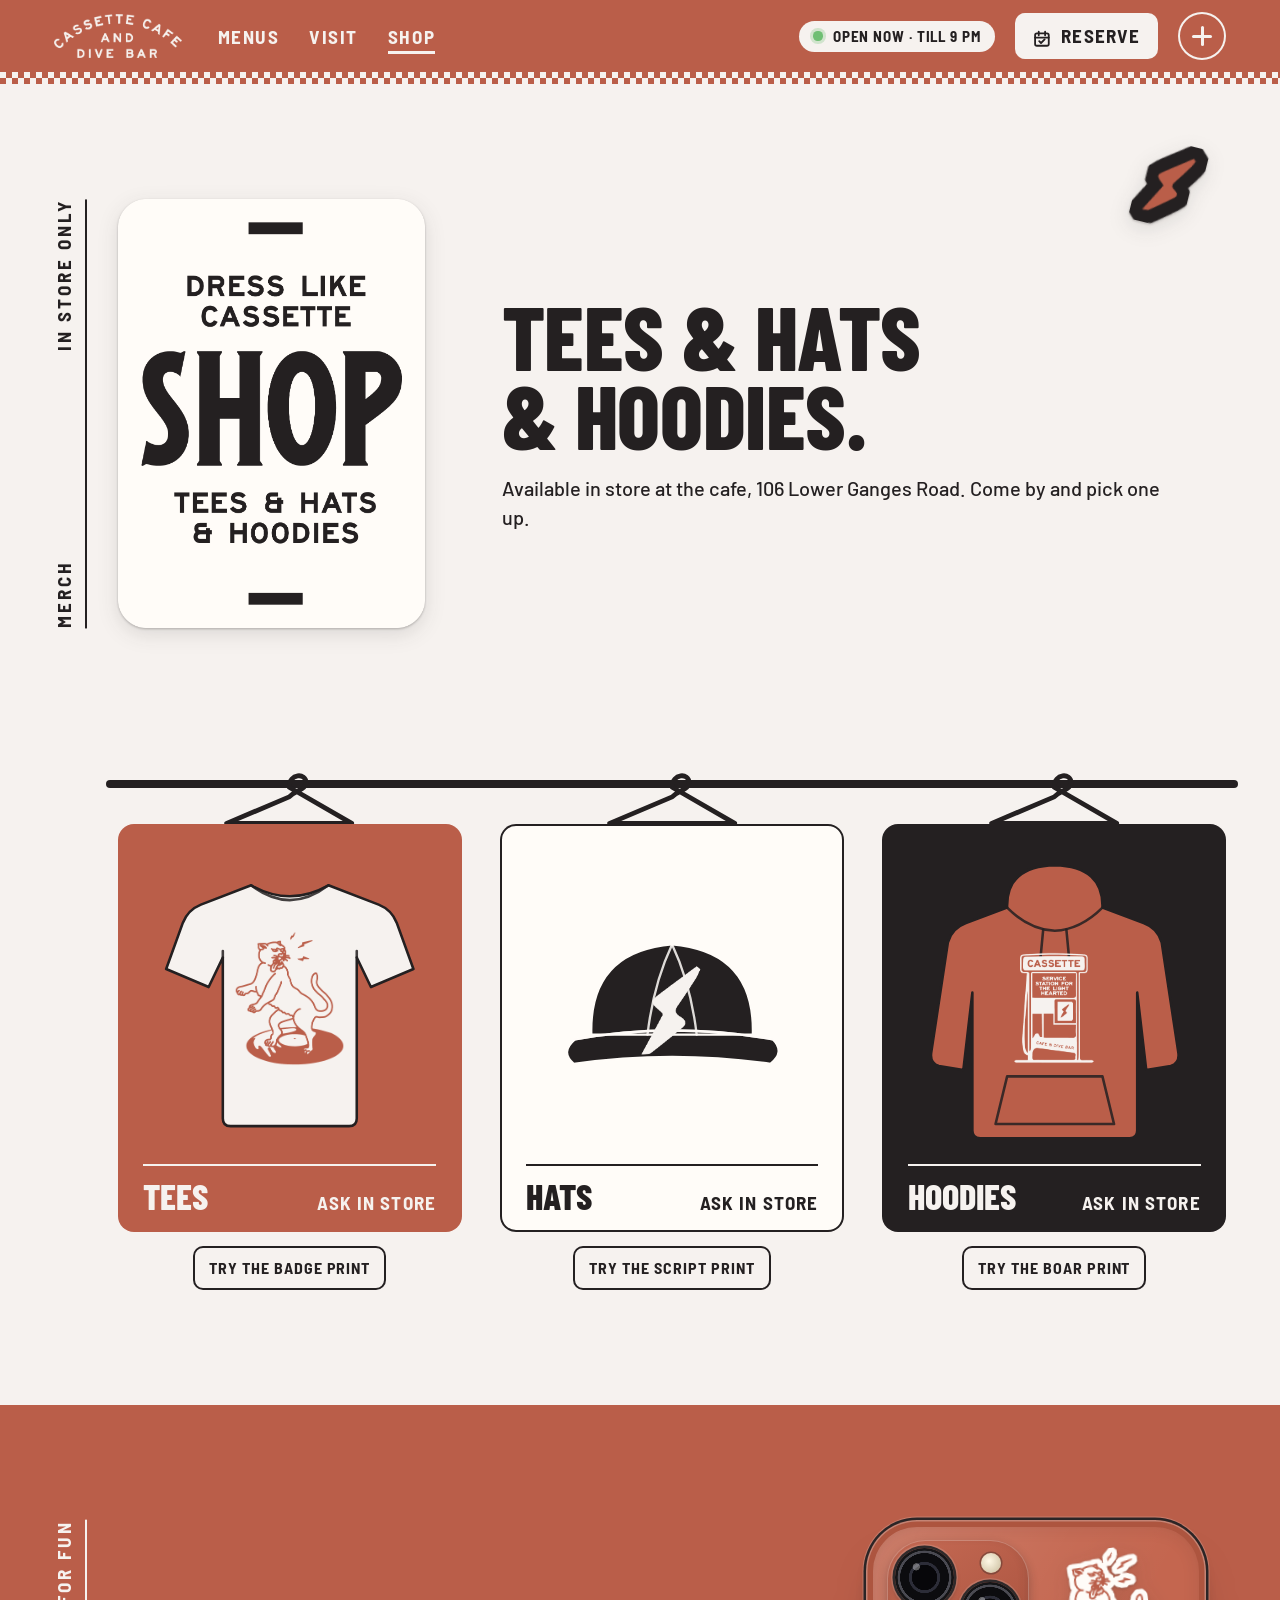
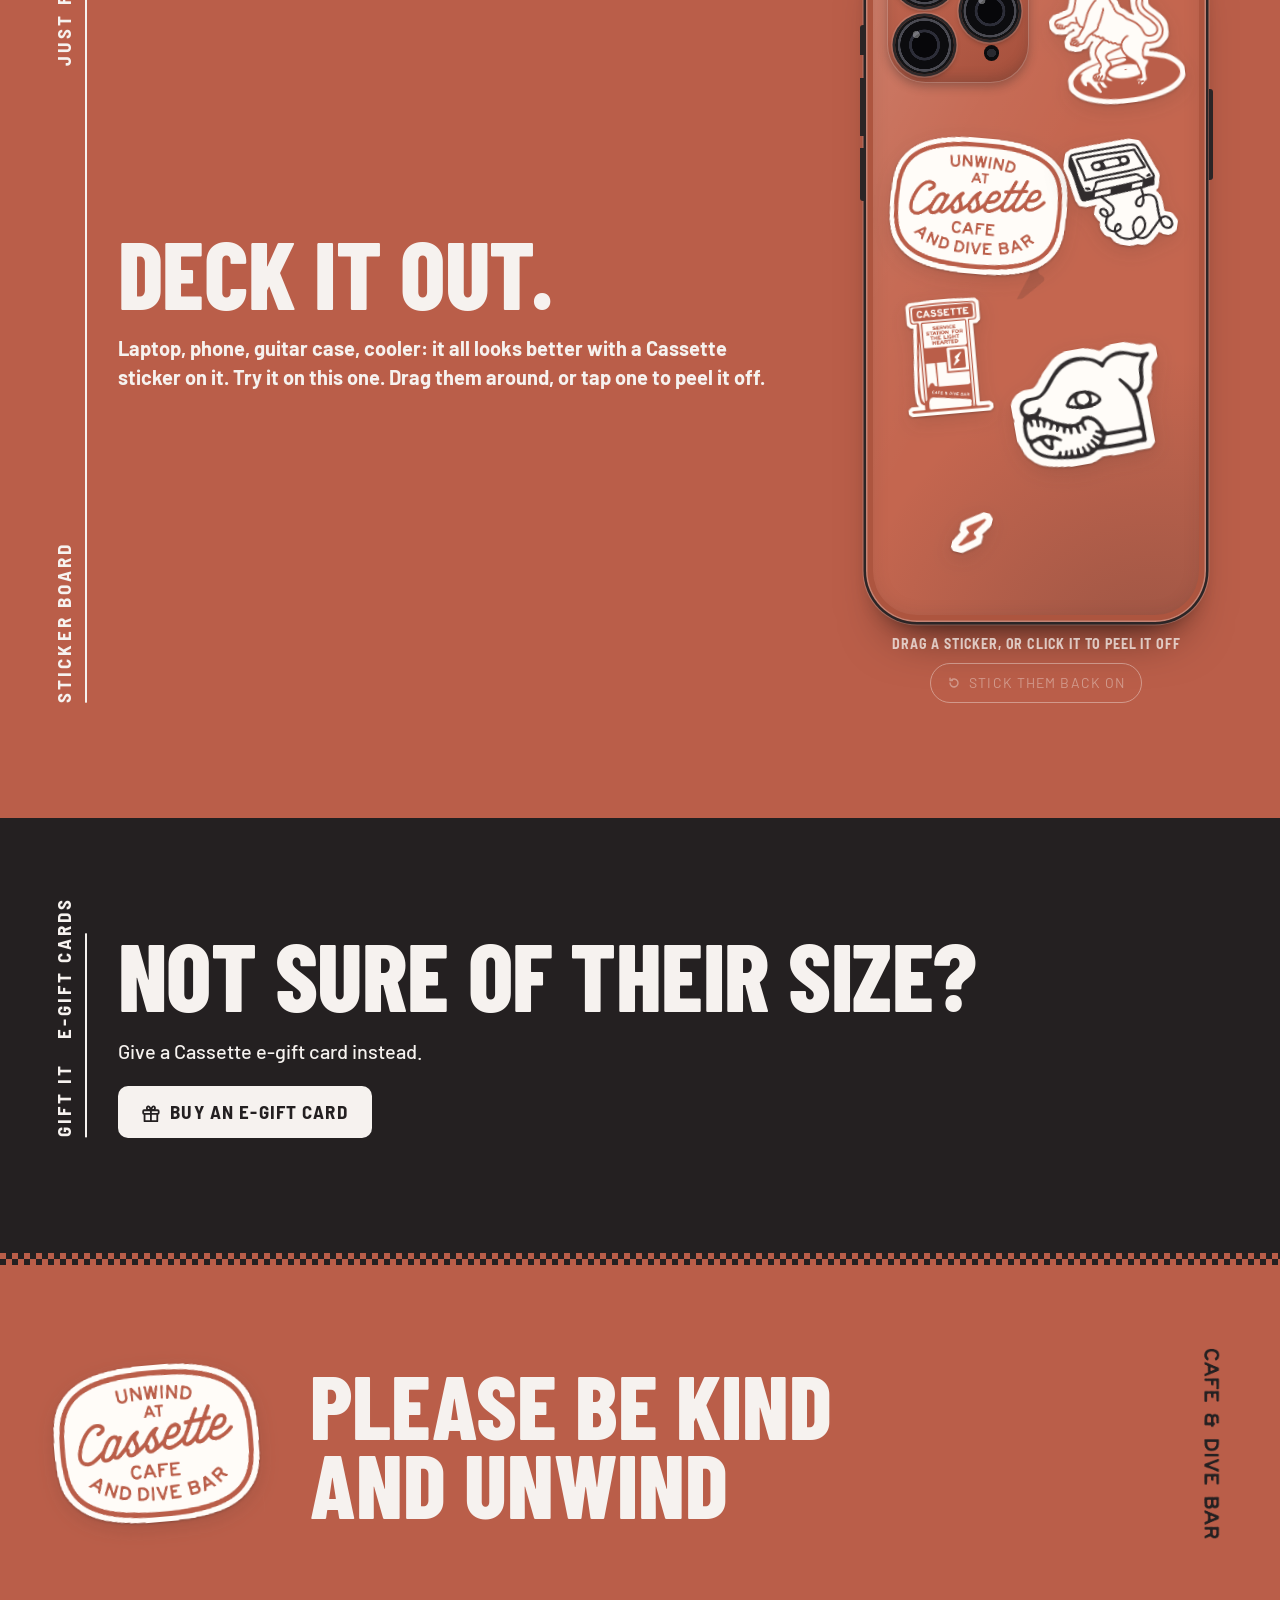
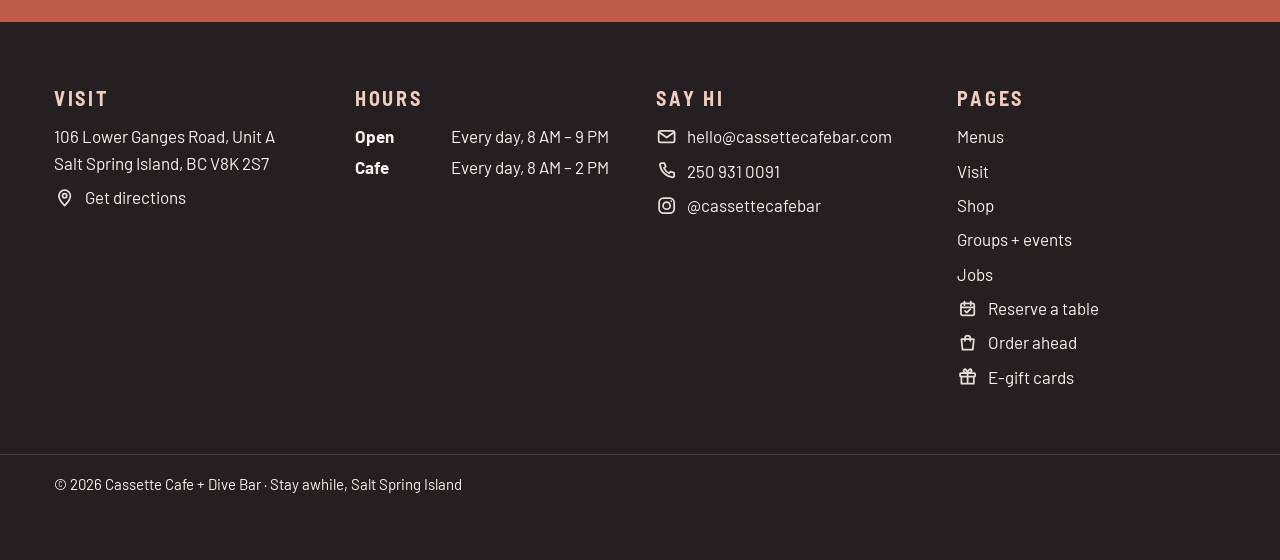
<file: cassette/shop/index.html>
<!DOCTYPE html><html lang="en-CA" class="site-cassette"><head><meta charset="utf-8"><meta name="viewport" content="width=device-width, initial-scale=1, viewport-fit=cover"><title>Shop | Cassette Cafe + Dive Bar</title><link rel="icon" href="data:,"><meta name="description" content="Cassette tees, hats and hoodies, available in store at 106 Lower Ganges Road, Salt Spring Island."><meta name="theme-color" content="#ba5e49"><script>(function(){var vt=document.createElement('style');vt.textContent='@view-transition{navigation:auto}';document.head.appendChild(vt);var d=document.documentElement,l="showpiece",t="wipe",s={"text":"standard","emphasis":"flat","type":"regular","weight":"regular"},h="underline",c="site",m="off";
d.dataset.hoverStyle=h;d.dataset.cursorStyle=c;d.dataset.magneticMode=m;
try{l=localStorage.getItem('proto-motion')||l;t=localStorage.getItem('proto-vt')||t;
d.dataset.hoverStyle=localStorage.getItem('proto-hover')||h;d.dataset.cursorStyle=localStorage.getItem('proto-cursor')||c;d.dataset.magneticMode=localStorage.getItem('proto-magnetic')||m;
var st=JSON.parse(localStorage.getItem('proto-style')||'{}');for(var k in st)if(st[k])s[k]=st[k];
var o=JSON.parse(sessionStorage.getItem('vt-origin')||'null');sessionStorage.removeItem('vt-origin');
if(o){d.style.setProperty('--vt-x',o.x+'px');d.style.setProperty('--vt-y',o.y+'px');
var e=[['left',o.x],['right',innerWidth-o.x],['top',o.y],['bottom',innerHeight-o.y]].sort(function(a,b){return a[1]-b[1]})[0][0];d.dataset.vtDir=e;}}catch(e){}
if(matchMedia('(prefers-reduced-motion: reduce)').matches)l='none';d.dataset.motion=l;d.dataset.vt=t;
d.dataset.text=s.text;d.dataset.emphasis=s.emphasis;d.dataset.type=s.type;d.dataset.weight=s.weight;
var calm=function(v){if(!v)return;['ready','finished','updateCallbackDone'].forEach(function(k){v[k]&&v[k].catch(function(){})})};
addEventListener('pageswap',function(e){calm(e.viewTransition)});
addEventListener('pagereveal',function(e){calm(e.viewTransition);var n=window.navigation&&navigation.activation;
if(e.viewTransition&&n&&n.navigationType==='traverse'){var o={left:'right',right:'left',top:'bottom',bottom:'top'};d.dataset.vtDir=o[d.dataset.vtDir||'right'];}});})();(function(){var d=document.documentElement,l=d.dataset.motion;d.classList.add('js');
if(l!=='none')d.classList.add('motion-fade');
if(l==='lively'||l==='showpiece')d.classList.add('motion-rich');
var first=false;try{first=!sessionStorage.getItem('cassette-intro')}catch(e){}
try{var n=performance.getEntriesByType('navigation')[0];if(n&&n.type==='reload')first=true}catch(e){}
if(false&&l!=='none'&&first&&!location.hash)d.classList.add('hero-intro');
setTimeout(function(){if(!window.__protoReady)d.classList.remove('motion-fade','motion-rich','hero-intro')},3000);})();</script><style>
      html.motion-rich [data-split]:not(.is-split) { visibility: hidden; }
    </style><link rel="stylesheet" href="/_astro/Layout.OQN_cWVV.css"><style>.fx-prints[data-astro-cid-jiu5ozwy]{grid-template-rows:1fr auto;gap:14px;display:grid}.fx-prints-table[data-astro-cid-jiu5ozwy]{min-height:var(--fx-table-h,480px);position:relative}.fx-prints-bar[data-astro-cid-jiu5ozwy]{flex-wrap:wrap;justify-content:space-between;align-items:center;gap:10px 18px;min-height:40px;display:flex}.fx-prints-bar[data-astro-cid-jiu5ozwy]:empty{display:none}.fx-prints-hint[data-astro-cid-jiu5ozwy]{opacity:.75;margin:0;font-size:.875rem}.fx-prints-hint[data-astro-cid-jiu5ozwy][hidden],.fx-prints-reset[data-astro-cid-jiu5ozwy][hidden]{display:none}.fx-prints-reset[data-astro-cid-jiu5ozwy]{min-height:40px;font:inherit;color:inherit;cursor:pointer;background:0 0;border:1px solid;border-radius:999px;align-items:center;gap:8px;margin-left:auto;padding:0 16px;font-size:.875rem;transition:opacity .2s,background-color .2s,color .2s;display:inline-flex}.fx-prints-reset[data-astro-cid-jiu5ozwy][aria-disabled=true]{opacity:.4;cursor:default}.fx-prints-reset[data-astro-cid-jiu5ozwy]:not([aria-disabled=true]):hover{color:var(--fx-reset-fg,#111);background:var(--fx-reset-bg,#f4f2ee);border-color:var(--fx-reset-bg,#f4f2ee)}.fx-prints-reset[data-astro-cid-jiu5ozwy]:focus-visible{outline-offset:3px;outline:2px solid}.fx-sr[data-astro-cid-jiu5ozwy]{clip:rect(0 0 0 0);white-space:nowrap;border:0;width:1px;height:1px;margin:-1px;padding:0;position:absolute;overflow:hidden}.fx-prints-table[data-astro-cid-jiu5ozwy]>*,.fx-prints-table[data-astro-cid-jiu5ozwy] [data-fx-print]{translate:var(--fx-x,0px) var(--fx-y,0px);rotate:calc(var(--fx-tilt,0deg) + var(--fx-rot,0deg));isolation:isolate}:where(.fx-prints-table [data-fx-print]){position:relative}.fx-prints-table[data-astro-cid-jiu5ozwy].fx-prints-on [data-fx-print]{cursor:grab;-webkit-user-select:none;user-select:none;-webkit-touch-callout:none;transition:scale .28s cubic-bezier(.3,.7,.3,1.3),box-shadow .28s}.fx-prints-table[data-astro-cid-jiu5ozwy] [data-fx-print] img{pointer-events:none;-webkit-user-drag:none}.fx-prints-table[data-astro-cid-jiu5ozwy].fx-prints-on [data-fx-print]:after{content:"";z-index:-1;border-radius:inherit;opacity:0;pointer-events:none;transition:opacity .28s;position:absolute;inset:0;box-shadow:0 28px 44px -8px #0a060280,0 10px 16px -6px #0a06024d}.fx-prints-table[data-astro-cid-jiu5ozwy] [data-fx-print].fx-lifted{cursor:grabbing;scale:1.045}.fx-prints-table[data-astro-cid-jiu5ozwy] [data-fx-print].fx-lifted:after{opacity:1}.fx-prints-table[data-astro-cid-jiu5ozwy] [data-fx-print].fx-pressing{scale:.985}.fx-prints-table[data-astro-cid-jiu5ozwy] [data-fx-print]:focus-visible{outline:2px solid var(--fx-focus,currentColor);outline-offset:6px}.fx-prints-table[data-astro-cid-jiu5ozwy] [data-fx-print].fx-nudging,.fx-prints-table[data-astro-cid-jiu5ozwy].fx-prints-resetting [data-fx-print]{transition:translate .18s ease-out,rotate .18s ease-out,scale .28s}.fx-prints-table[data-astro-cid-jiu5ozwy].fx-prints-resetting [data-fx-print]{transition-duration:.6s;transition-timing-function:cubic-bezier(.3,.7,.2,1)}.fx-prints-table[data-astro-cid-jiu5ozwy][data-fx-level=subtle] [data-fx-print]{transition:box-shadow .2s}.fx-prints-table[data-astro-cid-jiu5ozwy][data-fx-level=subtle] [data-fx-print].fx-lifted,.fx-prints-table[data-astro-cid-jiu5ozwy][data-fx-level=subtle] [data-fx-print].fx-pressing{scale:none}
</style><link rel="stylesheet" href="/_astro/shared.DVgQijyu.css"><style>.proto-switch[data-astro-cid-zcmqvsln]{inset:auto 12px var(--proto-switch-bottom,12px) auto;z-index:9000;color:#f4f1ea;background:0 0;border:0;width:auto;height:auto;margin:0;padding:0;font:500 12px/1 system-ui,sans-serif;position:fixed;overflow:visible}summary[data-astro-cid-zcmqvsln]{cursor:pointer;backdrop-filter:blur(8px);background:#141311e6;border-radius:999px;width:max-content;margin-left:auto;padding:10px 14px;list-style:none}summary[data-astro-cid-zcmqvsln]::-webkit-details-marker{display:none}.ms-panel[data-astro-cid-zcmqvsln]{width:min(420px,100vw - 24px);max-height:min(640px, calc(100dvh - 72px - var(--proto-switch-bottom,12px)));overscroll-behavior:contain;scrollbar-width:thin;scrollbar-color:#ffffff40 transparent;backdrop-filter:blur(8px);background:#141311f2;border-radius:16px;gap:12px;margin-bottom:8px;padding:12px 12px 14px;display:grid;overflow:auto}.proto-switch[data-astro-cid-zcmqvsln][open]{flex-direction:column-reverse;display:flex}.ms-section[data-astro-cid-zcmqvsln]{gap:6px;display:grid}.ms-section[data-astro-cid-zcmqvsln]+.ms-section[data-astro-cid-zcmqvsln]{border-top:1px solid #ffffff1f;padding-top:12px}.ms-head[data-astro-cid-zcmqvsln]{letter-spacing:.14em;text-transform:uppercase;color:#f4f1ea80;margin:0 0 2px;font:600 10px/1 system-ui,sans-serif}.ms-row[data-astro-cid-zcmqvsln]{grid-template-columns:68px minmax(0,1fr);align-items:start;gap:8px;display:grid}.ms-label[data-astro-cid-zcmqvsln]{opacity:.72;padding-top:7px}.ms-options[data-astro-cid-zcmqvsln]{flex-wrap:wrap;gap:3px;display:flex}.ms-options[data-astro-cid-zcmqvsln] button[data-astro-cid-zcmqvsln]{color:inherit;font:inherit;text-transform:capitalize;cursor:pointer;background:#ffffff14;border:0;border-radius:999px;padding:6px 8px;transition:background-color .2s}.ms-options[data-astro-cid-zcmqvsln] button[data-astro-cid-zcmqvsln]:hover{background:#ffffff2e}.ms-options[data-astro-cid-zcmqvsln] button[data-astro-cid-zcmqvsln]:focus-visible{outline-offset:1px;outline:2px solid #f4f1ea}.ms-options[data-astro-cid-zcmqvsln] button[data-astro-cid-zcmqvsln][aria-pressed=true]{color:#141311;background:#f4f1ea}
</style><meta name="robots" content="noindex, nofollow"><style>.proto-switch{display:none!important}</style></head><body data-page="shop"><a class="skip" href="#main">Skip to content</a><header class="hdr tone-aware" data-hdr><div class="hdr-bar"><a class="hdr-logo" href="/cassette" aria-label="Cassette Cafe + Dive Bar, home"><span class="art" aria-hidden="true" style="--art:url(/cassette/arch.png);aspect-ratio:1310/455;"></span></a><nav class="hdr-nav" aria-label="Main"><a href="/cassette/menu" data-hover-host><span class="hover-line">Menus</span></a><a href="/cassette/visit" data-hover-host><span class="hover-line">Visit</span></a><a href="/cassette/shop" data-hover-host aria-current="page"><span class="hover-line">Shop</span></a></nav><p class="hdr-status" data-status-chip><span class="now-dot" aria-hidden="true"></span><span data-status-text>Open every day 8–⁠9</span></p><a class="btn btn-cream hdr-order fill key no-island" href="https://tables.toasttab.com/restaurants/da9eb305-34f1-4f2f-aad9-6ac55d774aec/reserve" target="_blank" rel="noopener" data-magnetic="0.2"><span><svg class="icon btn-icon" viewBox="0 0 24 24" width="24" height="24" fill="none" stroke="currentColor" stroke-width="2" stroke-linecap="round" stroke-linejoin="round" aria-hidden="true"><rect x="4.5" y="6" width="15" height="13.5" rx="2"/><path d="M4.5 10.5h15M8.5 4v4M15.5 4v4"/><path d="M9 14.5l2 2 4-4"/></svg>Reserve<span class="sr-only"> a table on Toast (opens in a new tab)</span></span></a><button class="plus-btn fill" type="button" data-panel-open aria-controls="panel" aria-expanded="false"><span class="sr-only">Open the site menu</span><span class="plus" aria-hidden="true"></span></button></div><div class="checker hdr-checker" aria-hidden="true"></div></header><!-- The + menu: the site's transition, from wherever it was opened --><div id="panel" class="panel" popover="manual" role="dialog" aria-modal="true" aria-label="Site menu" data-lenis-prevent><div class="panel-top"><a class="hdr-logo" href="/cassette" aria-label="Cassette Cafe + Dive Bar, home"><span class="art" aria-hidden="true" style="--art:url(/cassette/arch.png);aspect-ratio:1310/455;"></span></a><button class="plus-btn is-x fill" type="button" data-panel-close><span class="sr-only">Close the site menu</span><span class="plus" aria-hidden="true"></span></button></div><div class="panel-body"><nav aria-label="Site"><ol class="panel-nav"><li style="--i:0"><a href="/cassette" data-hover-host><span class="pn-no" aria-hidden="true">01</span><span class="pn-label"><span class="hover-line">Home</span></span><span class="pn-aside">Cafe + dive bar</span></a></li><li style="--i:1"><a href="/cassette/menu" data-hover-host><span class="pn-no" aria-hidden="true">02</span><span class="pn-label"><span class="hover-line">Menus</span></span><span class="pn-aside">Cafe · Lunch · Dinner · Drinks</span></a></li><li style="--i:2"><a href="/cassette/visit" data-hover-host><span class="pn-no" aria-hidden="true">03</span><span class="pn-label"><span class="hover-line">Visit</span></span><span class="pn-aside">106 Lower Ganges Road</span></a></li><li style="--i:3"><a href="/cassette/shop" data-hover-host aria-current="page"><span class="pn-no" aria-hidden="true">04</span><span class="pn-label"><span class="hover-line">Shop</span></span><span class="pn-aside">Tees · hats · hoodies</span></a></li><li style="--i:4"><a href="https://tables.toasttab.com/restaurants/da9eb305-34f1-4f2f-aad9-6ac55d774aec/reserve" target="_blank" rel="noopener" data-hover-host><span class="pn-no" aria-hidden="true">05</span><span class="pn-label"><span class="hover-line">Reserve</span></span><span class="pn-aside">A table<span class="sr-only"> on Toast (opens in a new tab)</span></span></a></li><li style="--i:5"><a href="https://order.toasttab.com/online/cassette-cafe-and-dive-bar-106-lower-ganges-road-unit-a" target="_blank" rel="noopener" data-hover-host><span class="pn-no" aria-hidden="true">06</span><span class="pn-label"><span class="hover-line">Order ahead</span></span><span class="pn-aside">Coffee + takeout<span class="sr-only"> on Toast (opens in a new tab)</span></span></a></li></ol></nav><div class="panel-side"><p class="eyebrow">Right now</p><ul class="now-list key" data-now-list><li data-now="cafe"><span class="now-dot" aria-hidden="true"></span><b>Cafe</b> <span data-now-text>8&nbsp;AM–⁠2&nbsp;PM every day</span></li><li data-now="bar"><span class="now-dot" aria-hidden="true"></span><b>Dive bar</b> <span data-now-text>Noon–⁠9&nbsp;PM every day</span></li><li data-now="happy"><span class="now-dot" aria-hidden="true"></span><b>Happy hour</b> <span data-now-text>3–⁠5&nbsp;PM every day</span></li></ul><p class="panel-addr">106 Lower Ganges Road, Unit A<br>Salt Spring Island, BC V8K 2S7</p><div class="panel-actions"><button class="btn btn-ghost fill" type="button" data-map-open><span>Get directions</span></button><a class="btn btn-ghost fill" href="tel:+12509310091"><span>Call 250 931 0091</span></a></div><p class="panel-links"><a class="icon-link" href="mailto:hello@cassettecafebar.com" data-hover-host><svg class="icon" viewBox="0 0 24 24" width="24" height="24" fill="none" stroke="currentColor" stroke-width="2" stroke-linecap="round" stroke-linejoin="round" aria-hidden="true"><rect x="3" y="5.5" width="18" height="13" rx="2"/><path d="m3.5 7 8.5 6 8.5-6"/></svg><span class="hover-line">hello@cassettecafebar.com</span></a><a class="icon-link" href="https://www.instagram.com/cassettecafebar/" target="_blank" rel="noopener" data-hover-host><svg class="icon" viewBox="0 0 24 24" width="24" height="24" fill="none" stroke="currentColor" stroke-width="2" stroke-linecap="round" stroke-linejoin="round" aria-hidden="true"><rect x="3.5" y="3.5" width="17" height="17" rx="5"/><circle cx="12" cy="12" r="4"/><circle cx="17.2" cy="6.8" r="1" fill="currentColor" stroke="none"/></svg><span class="hover-line">@cassettecafebar</span></a></p></div><div class="panel-cat" data-peel data-hover aria-hidden="true"><span class="sticker" data-die="cream" data-ink="ink" aria-hidden="true" style="aspect-ratio:1100/1332;--die-mask:url(/cassette/cat-die.png);--ink-mask:url(/cassette/cat.png);--ix:2.182%;--iy:1.952%;--iw:95.636%;--ih:96.096%;"><span class="sticker-lift"><span></span></span><span class="sticker-die"></span><span class="sticker-ink"></span></span></div></div><div class="checker panel-checker" aria-hidden="true"></div></div><main id="main" class="page" tabindex="-1"><section class="shead band" data-tone="cream" aria-labelledby="shop-title"><p class="spine" aria-hidden="true"><span>Merch</span><span>In store only</span></p><h1 class="sr-only" id="shop-title">Shop: Dress like Cassette</h1><span class="shead-badge" data-peel data-hover role="img" aria-label="Dress like Cassette. Shop. Tees &amp; hats &amp; hoodies"><span class="sticker" data-die="paper" data-ink="ink" aria-hidden="true" style="aspect-ratio:1093/1528;--die-mask:url(/cassette/badge-shop-die.png);--ink-mask:url(/cassette/badge-shop.png);--ix:7.228%;--iy:5.170%;--iw:85.544%;--ih:89.660%;"><span class="sticker-lift"><span></span></span><span class="sticker-die"></span><span class="sticker-ink"></span></span></span><div class="shead-copy" data-reveal-host><p class="display shead-line" data-split>Tees &amp; hats &amp; hoodies.</p><p class="lede" data-fade>Available in store at the cafe, 106 Lower Ganges Road. Come by and pick one up.</p></div><span class="shead-bolt" data-peel data-hover aria-hidden="true"><span class="sticker" data-die="ink" data-ink="rust" aria-hidden="true" style="aspect-ratio:284/376;--die-mask:url(/cassette/bolt-die.png);--ink-mask:url(/cassette/bolt.png);--ix:13.732%;--iy:9.840%;--iw:75.352%;--ih:79.787%;"><span class="sticker-lift"><span></span></span><span class="sticker-die"></span><span class="sticker-ink"></span></span></span></section><section class="rack band" data-tone="cream" aria-label="Merch"><div class="rack-rail" aria-hidden="true"></div><ul class="rack-list"><li class="rack-item rack-tee" style="--i:0" data-fade><svg class="rack-hanger" viewBox="0 0 120 50" aria-hidden="true"><path d="M60 16 C60 4 74 4 74 12 C74 18 66 18 60 24 L8 46 L112 46 Z"></path></svg><figure class="rack-card" data-rack-card><!-- Two complete renders: the garment with its first print, and on top of it (opaque, in the card's
     colour) the garment with the second print, which swaps in with the site's transition. --><div class="garment garment-tee" data-garment><div class="garment-layer" aria-hidden="true"><svg class="garment-svg" viewBox="0 0 400 420"><path class="garment-body" d="M140 30 Q200 64 260 30 L338 60 Q358 68 366 88 L392 160 L326 188 L304 142 L304 392 Q304 404 292 404 L108 404 Q96 404 96 392 L96 142 L74 188 L8 160 L34 88 Q42 68 62 60 Z"></path><path class="garment-line" d="M140 30 Q200 76 260 30"></path><path class="garment-line" d="M96 142 L96 132"></path><path class="garment-line" d="M304 142 L304 132"></path></svg><div class="garment-print" style="left:31%;top:26%;width:38%;height:46%"><span class="art print" aria-hidden="true" style="--art:url(/cassette/cat.png);aspect-ratio:1052/1280;"></span></div></div><div class="garment-layer swap" data-print-swap aria-hidden="true"><svg class="garment-svg" viewBox="0 0 400 420"><path class="garment-body" d="M140 30 Q200 64 260 30 L338 60 Q358 68 366 88 L392 160 L326 188 L304 142 L304 392 Q304 404 292 404 L108 404 Q96 404 96 392 L96 142 L74 188 L8 160 L34 88 Q42 68 62 60 Z"></path><path class="garment-line" d="M140 30 Q200 76 260 30"></path><path class="garment-line" d="M96 142 L96 132"></path><path class="garment-line" d="M304 142 L304 132"></path></svg><div class="garment-print" style="left:31%;top:26%;width:38%;height:46%"><span class="art print" aria-hidden="true" style="--art:url(/cassette/oval.png);aspect-ratio:658/508;"></span></div></div></div><figcaption class="rack-caption"><span class="rack-name">Tees</span><span class="rack-price">Ask in store</span></figcaption></figure><button class="btn btn-small btn-ghost fill rack-swap" type="button" data-print-toggle aria-pressed="false"><span>Try the badge print</span></button></li><li class="rack-item rack-hat" style="--i:1" data-fade><svg class="rack-hanger" viewBox="0 0 120 50" aria-hidden="true"><path d="M60 16 C60 4 74 4 74 12 C74 18 66 18 60 24 L8 46 L112 46 Z"></path></svg><figure class="rack-card" data-rack-card><!-- Two complete renders: the garment with its first print, and on top of it (opaque, in the card's
     colour) the garment with the second print, which swaps in with the site's transition. --><div class="garment garment-hat" data-garment><div class="garment-layer" aria-hidden="true"><svg class="garment-svg" viewBox="0 0 400 300"><path class="garment-body" d="M62 206 Q58 64 200 52 Q342 64 338 206 Z M34 214 Q200 184 372 214 Q394 236 368 256 Q200 232 32 256 Q8 236 34 214 Z"></path><path class="garment-line" d="M200 52 Q168 120 158 206"></path><path class="garment-line" d="M200 52 Q232 120 242 206"></path><path class="garment-line" d="M34 214 Q200 184 372 214"></path></svg><div class="garment-print" style="left:38%;top:36%;width:24%;height:22%"><span class="art print" aria-hidden="true" style="--art:url(/cassette/bolt.png);aspect-ratio:214/300;"></span></div></div><div class="garment-layer swap" data-print-swap aria-hidden="true"><svg class="garment-svg" viewBox="0 0 400 300"><path class="garment-body" d="M62 206 Q58 64 200 52 Q342 64 338 206 Z M34 214 Q200 184 372 214 Q394 236 368 256 Q200 232 32 256 Q8 236 34 214 Z"></path><path class="garment-line" d="M200 52 Q168 120 158 206"></path><path class="garment-line" d="M200 52 Q232 120 242 206"></path><path class="garment-line" d="M34 214 Q200 184 372 214"></path></svg><div class="garment-print" style="left:38%;top:36%;width:24%;height:22%"><span class="art print" aria-hidden="true" style="--art:url(/cassette/script.png);aspect-ratio:1184/406;"></span></div></div></div><figcaption class="rack-caption"><span class="rack-name">Hats</span><span class="rack-price">Ask in store</span></figcaption></figure><button class="btn btn-small btn-ghost fill rack-swap" type="button" data-print-toggle aria-pressed="false"><span>Try the script print</span></button></li><li class="rack-item rack-hoodie" style="--i:2" data-fade><svg class="rack-hanger" viewBox="0 0 120 50" aria-hidden="true"><path d="M60 16 C60 4 74 4 74 12 C74 18 66 18 60 24 L8 46 L112 46 Z"></path></svg><figure class="rack-card" data-rack-card><!-- Two complete renders: the garment with its first print, and on top of it (opaque, in the card's
     colour) the garment with the second print, which swaps in with the site's transition. --><div class="garment garment-hoodie" data-garment><div class="garment-layer" aria-hidden="true"><svg class="garment-svg" viewBox="0 0 400 440"><path class="garment-body" d="M126 74 Q124 10 200 8 Q276 10 274 74 L338 98 Q360 106 366 128 L392 300 Q394 316 380 320 L342 326 L328 206 L328 420 Q328 432 316 432 L84 432 Q72 432 72 420 L72 206 L58 326 L20 320 Q6 316 8 300 L34 128 Q40 106 62 98 Z"></path><path class="garment-line" d="M126 74 Q160 108 200 110 Q240 108 274 74"></path><path class="garment-line" d="M182 108 L178 150"></path><path class="garment-line" d="M218 108 L222 150"></path><path class="garment-line" d="M126 336 L274 336 L292 410 L108 410 Z"></path></svg><div class="garment-print" style="left:36%;top:33%;width:28%;height:30%"><span class="art print" aria-hidden="true" style="--art:url(/cassette/pump.png);aspect-ratio:916/1258;"></span></div></div><div class="garment-layer swap" data-print-swap aria-hidden="true"><svg class="garment-svg" viewBox="0 0 400 440"><path class="garment-body" d="M126 74 Q124 10 200 8 Q276 10 274 74 L338 98 Q360 106 366 128 L392 300 Q394 316 380 320 L342 326 L328 206 L328 420 Q328 432 316 432 L84 432 Q72 432 72 420 L72 206 L58 326 L20 320 Q6 316 8 300 L34 128 Q40 106 62 98 Z"></path><path class="garment-line" d="M126 74 Q160 108 200 110 Q240 108 274 74"></path><path class="garment-line" d="M182 108 L178 150"></path><path class="garment-line" d="M218 108 L222 150"></path><path class="garment-line" d="M126 336 L274 336 L292 410 L108 410 Z"></path></svg><div class="garment-print" style="left:36%;top:33%;width:28%;height:30%"><span class="art print" aria-hidden="true" style="--art:url(/cassette/boar.png);aspect-ratio:674/442;"></span></div></div></div><figcaption class="rack-caption"><span class="rack-name">Hoodies</span><span class="rack-price">Ask in store</span></figcaption></figure><button class="btn btn-small btn-ghost fill rack-swap" type="button" data-print-toggle aria-pressed="false"><span>Try the boar print</span></button></li></ul></section><section class="board band" data-tone="rust" aria-labelledby="board-title"><p class="spine" aria-hidden="true"><span>Sticker board</span><span>Just for fun</span></p><div class="board-grid"><div class="board-head" data-reveal-host><h2 class="display" id="board-title" data-split>Deck it out.</h2><p class="lede" data-fade>Laptop, phone, guitar case, cooler: it all looks better with a Cassette sticker on it. Try it on this one. Drag them around, or tap one to peel it off.</p></div><div class="fx-prints board-prints board-phone" data-fx-prints="{&quot;holdDelay&quot;:0,&quot;tilt&quot;:0,&quot;toss&quot;:false}" role="group" aria-label="Cassette stickers on a phone" data-astro-cid-jiu5ozwy><div class="fx-prints-table" data-fx-prints-table data-astro-cid-jiu5ozwy><span class="phone-cam" aria-hidden="true"><i class="lens"></i><i class="lens"></i><i class="lens"></i><i class="flash"></i><i class="lidar"></i></span><span class="phone-mark" aria-hidden="true"></span><div class="peel ph-cat" data-fx-print data-board-peel role="img" aria-label="Sticker: A cat dancing on a vinyl record" aria-roledescription="movable sticker" style="--fx-tilt:-7deg"><span class="sticker" data-die="paper" data-ink="rust" aria-hidden="true" style="aspect-ratio:1100/1332;--die-mask:url(/cassette/cat-die.png);--ink-mask:url(/cassette/cat.png);--ix:2.182%;--iy:1.952%;--iw:95.636%;--ih:96.096%;"><span class="sticker-lift"><span></span></span><span class="sticker-die"></span><span class="sticker-ink"></span></span></div><div class="peel ph-oval" data-fx-print data-board-peel role="img" aria-label="Sticker: Badge: Unwind at Cassette, Cafe and Dive Bar" aria-roledescription="movable sticker" style="--fx-tilt:5deg"><span class="sticker" data-die="paper" data-ink="rust" aria-hidden="true" style="aspect-ratio:668/512;--die-mask:url(/cassette/oval-die.png);--ink-mask:url(/cassette/oval.png);--ix:0.749%;--iy:0.586%;--iw:98.503%;--ih:99.219%;"><span class="sticker-lift"><span></span></span><span class="sticker-die"></span><span class="sticker-ink"></span></span></div><div class="peel ph-tape" data-fx-print data-board-peel role="img" aria-label="Sticker: A cassette tape with its tape spilling out" aria-roledescription="movable sticker" style="--fx-tilt:9deg"><span class="sticker" data-die="paper" data-ink="ink" aria-hidden="true" style="aspect-ratio:427/370;--die-mask:url(/cassette/tape-die.png);--ink-mask:url(/cassette/tape.png);--ix:1.874%;--iy:2.162%;--iw:96.253%;--ih:95.676%;"><span class="sticker-lift"><span></span></span><span class="sticker-die"></span><span class="sticker-ink"></span></span></div><div class="peel ph-pump" data-fx-print data-board-peel role="img" aria-label="Sticker: A vintage gas pump: Cassette, service station for the light hearted, cafe and dive bar" aria-roledescription="movable sticker" style="--fx-tilt:-5deg"><span class="sticker" data-die="paper" data-ink="rust" aria-hidden="true" style="aspect-ratio:966/1308;--die-mask:url(/cassette/pump-die.png);--ink-mask:url(/cassette/pump.png);--ix:2.692%;--iy:1.988%;--iw:94.824%;--ih:96.177%;"><span class="sticker-lift"><span></span></span><span class="sticker-die"></span><span class="sticker-ink"></span></span></div><div class="peel ph-boarb" data-fx-print data-board-peel role="img" aria-label="Sticker: A grinning boar head" aria-roledescription="movable sticker" style="--fx-tilt:-10deg"><span class="sticker" data-die="paper" data-ink="ink" aria-hidden="true" style="aspect-ratio:322/243;--die-mask:url(/cassette/boar-b-die.png);--ink-mask:url(/cassette/boar-b.png);--ix:2.484%;--iy:3.292%;--iw:95.031%;--ih:93.416%;"><span class="sticker-lift"><span></span></span><span class="sticker-die"></span><span class="sticker-ink"></span></span></div><div class="peel ph-bolt" data-fx-print data-board-peel role="img" aria-label="Sticker: Lightning bolt" aria-roledescription="movable sticker" style="--fx-tilt:14deg"><span class="sticker" data-die="paper" data-ink="rust" aria-hidden="true" style="aspect-ratio:284/376;--die-mask:url(/cassette/bolt-die.png);--ink-mask:url(/cassette/bolt.png);--ix:13.732%;--iy:9.840%;--iw:75.352%;--ih:79.787%;"><span class="sticker-lift"><span></span></span><span class="sticker-die"></span><span class="sticker-ink"></span></span></div></div><div class="fx-prints-bar" data-astro-cid-jiu5ozwy><p class="fx-prints-hint" data-fx-prints-hint data-pointer="Drag a sticker, or click it to peel it off" data-touch="Drag a sticker, or tap it to peel it off" hidden data-astro-cid-jiu5ozwy>Drag a sticker, or click it to peel it off</p><button type="button" class="fx-prints-reset" data-fx-prints-reset data-done="The stickers are back on the phone." aria-disabled="true" hidden data-astro-cid-jiu5ozwy><svg viewBox="0 0 16 16" width="14" height="14" aria-hidden="true" data-astro-cid-jiu5ozwy><path d="M3.5 8a4.5 4.5 0 1 0 1.3-3.2M3.5 2.5v2.6h2.6" fill="none" stroke="currentColor" stroke-width="1.6" stroke-linecap="round" stroke-linejoin="round" data-astro-cid-jiu5ozwy></path></svg>Stick them back on</button></div><p class="fx-sr" id="fx-prints-help-ygx18ds" data-fx-prints-help data-astro-cid-jiu5ozwy>Movable sticker. Use the arrow keys to move it; hold Shift to move it further. Press Enter to peel it off.</p><p class="fx-sr" aria-live="polite" data-fx-prints-status data-astro-cid-jiu5ozwy></p></div><script type="module" src="/_astro/Prints.astro_astro_type_script_index_0_lang.DvYJlt3E.js"></script></div></section><section class="sgift band" data-tone="ink" aria-labelledby="gift-title"><p class="spine" aria-hidden="true"><span>Gift it</span><span>E-gift cards</span></p><div class="sgift-copy" data-reveal-host><h2 class="display" id="gift-title" data-split>Not sure of their size?</h2><p class="lede" data-fade>Give a Cassette e-gift card instead.</p><a class="btn btn-cream fill key no-island" href="https://order.toasttab.com/egiftcards/cassette-cafe-and-dive-bar-106-lower-ganges-road-unit-a" target="_blank" rel="noopener" data-magnetic="0.2"><span><svg class="icon btn-icon" viewBox="0 0 24 24" width="24" height="24" fill="none" stroke="currentColor" stroke-width="2" stroke-linecap="round" stroke-linejoin="round" aria-hidden="true"><rect x="3.5" y="8" width="17" height="4" rx="1"/><path d="M5 12v8h14v-8M12 8v12"/><path d="M12 8C9 8 7.5 6.8 7.5 5.4S9 3 10.2 4.2 12 8 12 8zM12 8c3 0 4.5-1.2 4.5-2.6S15 3 13.8 4.2 12 8 12 8z"/></svg>Buy an e-gift card<span class="sr-only"> on Toast (opens in a new tab)</span></span></a></div></section></main><footer class="foot" data-tone="rust"><div class="checker foot-checker" aria-hidden="true"></div><div class="foot-top"><span class="foot-badge" data-peel data-hover role="img" aria-label="Unwind at Cassette, Cafe and Dive Bar"><span class="sticker" data-die="paper" data-ink="rust" aria-hidden="true" style="aspect-ratio:668/512;--die-mask:url(/cassette/oval-die.png);--ink-mask:url(/cassette/oval.png);--ix:0.749%;--iy:0.586%;--iw:98.503%;--ih:99.219%;"><span class="sticker-lift"><span></span></span><span class="sticker-die"></span><span class="sticker-ink"></span></span></span><p class="foot-kind" data-split>Please be kind and unwind</p><span class="art foot-vert" aria-hidden="true" style="--art:url(/cassette/vert-cafe-dive.png);aspect-ratio:72/478;"></span></div><div class="foot-info" data-tone="ink"><div class="foot-col"><h2 class="eyebrow">Visit</h2><p>106 Lower Ganges Road, Unit A<br>Salt Spring Island, BC V8K 2S7</p><button class="link-btn icon-link" type="button" data-map-open data-hover-host><svg class="icon" viewBox="0 0 24 24" width="24" height="24" fill="none" stroke="currentColor" stroke-width="2" stroke-linecap="round" stroke-linejoin="round" aria-hidden="true"><path d="M12 21s-6.5-6.2-6.5-11a6.5 6.5 0 0 1 13 0c0 4.8-6.5 11-6.5 11z"/><circle cx="12" cy="10" r="2.4"/></svg><span class="hover-line">Get directions</span></button></div><div class="foot-col"><h2 class="eyebrow">Hours</h2><dl class="foot-hours key"><div><dt>Open</dt><dd>Every day, 8 AM –⁠ 9 PM</dd></div><div><dt>Cafe</dt><dd>Every day, 8 AM –⁠ 2 PM</dd></div></dl></div><div class="foot-col"><h2 class="eyebrow">Say hi</h2><a class="icon-link" href="mailto:hello@cassettecafebar.com" data-hover-host><svg class="icon" viewBox="0 0 24 24" width="24" height="24" fill="none" stroke="currentColor" stroke-width="2" stroke-linecap="round" stroke-linejoin="round" aria-hidden="true"><rect x="3" y="5.5" width="18" height="13" rx="2"/><path d="m3.5 7 8.5 6 8.5-6"/></svg><span class="hover-line">hello@cassettecafebar.com</span></a><a class="icon-link" href="tel:+12509310091" data-hover-host><svg class="icon" viewBox="0 0 24 24" width="24" height="24" fill="none" stroke="currentColor" stroke-width="2" stroke-linecap="round" stroke-linejoin="round" aria-hidden="true"><path d="M6.5 3.5h3l1.5 4-2 1.5a11 11 0 0 0 6 6l1.5-2 4 1.5v3a2 2 0 0 1-2 2A16 16 0 0 1 4.5 5.5a2 2 0 0 1 2-2z"/></svg><span class="hover-line">250 931 0091</span></a><a class="icon-link" href="https://www.instagram.com/cassettecafebar/" target="_blank" rel="noopener" data-hover-host><svg class="icon" viewBox="0 0 24 24" width="24" height="24" fill="none" stroke="currentColor" stroke-width="2" stroke-linecap="round" stroke-linejoin="round" aria-hidden="true"><rect x="3.5" y="3.5" width="17" height="17" rx="5"/><circle cx="12" cy="12" r="4"/><circle cx="17.2" cy="6.8" r="1" fill="currentColor" stroke="none"/></svg><span class="hover-line">@cassettecafebar</span></a></div><nav class="foot-col" aria-label="Footer"><h2 class="eyebrow">Pages</h2><a href="/cassette/menu" data-hover-host><span class="hover-line">Menus</span></a><a href="/cassette/visit" data-hover-host><span class="hover-line">Visit</span></a><a href="/cassette/shop" data-hover-host><span class="hover-line">Shop</span></a><a href="/cassette/visit#groups" data-hover-host><span class="hover-line">Groups + events</span></a><a href="/cassette/visit#jobs" data-hover-host><span class="hover-line">Jobs</span></a><a class="icon-link has-via" href="https://tables.toasttab.com/restaurants/da9eb305-34f1-4f2f-aad9-6ac55d774aec/reserve" target="_blank" rel="noopener" data-hover-host><svg class="icon" viewBox="0 0 24 24" width="24" height="24" fill="none" stroke="currentColor" stroke-width="2" stroke-linecap="round" stroke-linejoin="round" aria-hidden="true"><rect x="4.5" y="6" width="15" height="13.5" rx="2"/><path d="M4.5 10.5h15M8.5 4v4M15.5 4v4"/><path d="M9 14.5l2 2 4-4"/></svg><span class="hover-line">Reserve a table</span><span class="via" aria-hidden="true">on Toast ↗</span><span class="sr-only"> on Toast (opens in a new tab)</span></a><a class="icon-link has-via" href="https://order.toasttab.com/online/cassette-cafe-and-dive-bar-106-lower-ganges-road-unit-a" target="_blank" rel="noopener" data-hover-host><svg class="icon" viewBox="0 0 24 24" width="24" height="24" fill="none" stroke="currentColor" stroke-width="2" stroke-linecap="round" stroke-linejoin="round" aria-hidden="true"><path d="M5 8h14l-1.2 12H6.2z"/><path d="M9 10V7a3 3 0 0 1 6 0v3"/></svg><span class="hover-line">Order ahead</span><span class="via" aria-hidden="true">on Toast ↗</span><span class="sr-only"> on Toast (opens in a new tab)</span></a><a class="icon-link has-via" href="https://order.toasttab.com/egiftcards/cassette-cafe-and-dive-bar-106-lower-ganges-road-unit-a" target="_blank" rel="noopener" data-hover-host><svg class="icon" viewBox="0 0 24 24" width="24" height="24" fill="none" stroke="currentColor" stroke-width="2" stroke-linecap="round" stroke-linejoin="round" aria-hidden="true"><rect x="3.5" y="8" width="17" height="4" rx="1"/><path d="M5 12v8h14v-8M12 8v12"/><path d="M12 8C9 8 7.5 6.8 7.5 5.4S9 3 10.2 4.2 12 8 12 8zM12 8c3 0 4.5-1.2 4.5-2.6S15 3 13.8 4.2 12 8 12 8z"/></svg><span class="hover-line">E-gift cards</span><span class="via" aria-hidden="true">on Toast ↗</span><span class="sr-only"> on Toast (opens in a new tab)</span></a></nav></div><div class="foot-fine" data-tone="ink"><span>© 2026 Cassette Cafe + Dive Bar · Stay awhile, Salt Spring Island</span></div></footer><!-- Directions stay on the site: a map in a dialog, with Google and Apple Maps buttons --><dialog class="mapdlg" aria-labelledby="map-title" data-lenis-prevent><div class="mapdlg-head"><h2 id="map-title">Find us</h2><button class="x-btn fill" type="button" data-map-close aria-label="Close the map"><span aria-hidden="true">×</span></button></div><div class="mapdlg-map"><iframe title="Map of 106 Lower Ganges Road, Salt Spring Island, BC" loading="lazy" data-src="https://www.openstreetmap.org/export/embed.html?bbox=-123.5036,48.8508,-123.4960,48.8544&amp;layer=mapnik&amp;marker=48.8526003,-123.4998070"></iframe><a class="mapdlg-credit" href="https://www.openstreetmap.org/copyright" target="_blank" rel="noopener">© OpenStreetMap contributors<span class="sr-only"> (opens in a new tab)</span></a></div><div class="mapdlg-foot"><p><b>106 Lower Ganges Road, Unit A</b><br>Salt Spring Island, BC V8K 2S7</p><div class="mapdlg-links"><a class="btn btn-rust fill" href="https://www.google.com/maps/dir/?api=1&amp;destination=48.8526003%2C-123.499807" target="_blank" rel="noopener"><span>Google Maps<span class="sr-only"> (opens in a new tab)</span></span></a><a class="btn btn-ink fill" href="https://maps.apple.com/?daddr=48.8526003,-123.499807&amp;q=Cassette%20Cafe%20%2B%20Dive%20Bar" target="_blank" rel="noopener"><span>Apple Maps<span class="sr-only"> (opens in a new tab)</span></span></a></div></div></dialog><details class="proto-switch" popover="manual" data-astro-cid-zcmqvsln><summary data-astro-cid-zcmqvsln>Motion · style · interaction</summary><div class="ms-panel" data-lenis-prevent data-astro-cid-zcmqvsln><div class="ms-section" role="group" aria-label="Motion" data-astro-cid-zcmqvsln><p class="ms-head" aria-hidden="true" data-astro-cid-zcmqvsln>Motion</p><div class="ms-row" role="group" aria-label="Level" data-astro-cid-zcmqvsln><span class="ms-label" data-astro-cid-zcmqvsln>Level</span><div class="ms-options" data-astro-cid-zcmqvsln><button type="button" data-key="proto-motion" data-value="none" data-astro-cid-zcmqvsln>none</button><button type="button" data-key="proto-motion" data-value="subtle" data-astro-cid-zcmqvsln>subtle</button><button type="button" data-key="proto-motion" data-value="lively" data-astro-cid-zcmqvsln>lively</button><button type="button" data-key="proto-motion" data-value="showpiece" data-astro-cid-zcmqvsln>showpiece</button></div></div><div class="ms-row" role="group" aria-label="Transition" data-astro-cid-zcmqvsln><span class="ms-label" data-astro-cid-zcmqvsln>Transition</span><div class="ms-options" data-astro-cid-zcmqvsln><button type="button" data-key="proto-vt" data-value="wipe" data-astro-cid-zcmqvsln>wipe</button><button type="button" data-key="proto-vt" data-value="radial" data-astro-cid-zcmqvsln>radial</button><button type="button" data-key="proto-vt" data-value="curtain" data-astro-cid-zcmqvsln>curtain</button><button type="button" data-key="proto-vt" data-value="blinds" data-astro-cid-zcmqvsln>blinds</button><button type="button" data-key="proto-vt" data-value="dissolve" data-astro-cid-zcmqvsln>dissolve</button><button type="button" data-key="proto-vt" data-value="slide" data-astro-cid-zcmqvsln>slide</button></div></div></div><div class="ms-section" role="group" aria-label="Style" data-astro-cid-zcmqvsln><p class="ms-head" aria-hidden="true" data-astro-cid-zcmqvsln>Style</p><div class="ms-row" role="group" aria-label="Text" data-astro-cid-zcmqvsln><span class="ms-label" data-astro-cid-zcmqvsln>Text</span><div class="ms-options" data-astro-cid-zcmqvsln><button type="button" data-key="proto-style" data-axis="text" data-value="less" data-astro-cid-zcmqvsln>less</button><button type="button" data-key="proto-style" data-axis="text" data-value="standard" data-astro-cid-zcmqvsln>standard</button><button type="button" data-key="proto-style" data-axis="text" data-value="more" data-astro-cid-zcmqvsln>more</button></div></div><div class="ms-row" role="group" aria-label="Emphasis" data-astro-cid-zcmqvsln><span class="ms-label" data-astro-cid-zcmqvsln>Emphasis</span><div class="ms-options" data-astro-cid-zcmqvsln><button type="button" data-key="proto-style" data-axis="emphasis" data-value="flat" data-astro-cid-zcmqvsln>flat</button><button type="button" data-key="proto-style" data-axis="emphasis" data-value="islands" data-astro-cid-zcmqvsln>islands</button></div></div><div class="ms-row" role="group" aria-label="Type size" data-astro-cid-zcmqvsln><span class="ms-label" data-astro-cid-zcmqvsln>Type size</span><div class="ms-options" data-astro-cid-zcmqvsln><button type="button" data-key="proto-style" data-axis="type" data-value="compact" data-astro-cid-zcmqvsln>compact</button><button type="button" data-key="proto-style" data-axis="type" data-value="regular" data-astro-cid-zcmqvsln>regular</button><button type="button" data-key="proto-style" data-axis="type" data-value="large" data-astro-cid-zcmqvsln>large</button></div></div><div class="ms-row" role="group" aria-label="Weight" data-astro-cid-zcmqvsln><span class="ms-label" data-astro-cid-zcmqvsln>Weight</span><div class="ms-options" data-astro-cid-zcmqvsln><button type="button" data-key="proto-style" data-axis="weight" data-value="light" data-astro-cid-zcmqvsln>light</button><button type="button" data-key="proto-style" data-axis="weight" data-value="regular" data-astro-cid-zcmqvsln>regular</button><button type="button" data-key="proto-style" data-axis="weight" data-value="bold" data-astro-cid-zcmqvsln>bold</button></div></div></div><div class="ms-section" role="group" aria-label="Interaction" data-astro-cid-zcmqvsln><p class="ms-head" aria-hidden="true" data-astro-cid-zcmqvsln>Interaction</p><div class="ms-row" role="group" aria-label="Hover" data-astro-cid-zcmqvsln><span class="ms-label" data-astro-cid-zcmqvsln>Hover</span><div class="ms-options" data-astro-cid-zcmqvsln><button type="button" data-key="proto-hover" data-value="line" data-astro-cid-zcmqvsln>line</button><button type="button" data-key="proto-hover" data-value="underline" data-astro-cid-zcmqvsln>underline</button><button type="button" data-key="proto-hover" data-value="bold" data-astro-cid-zcmqvsln>bold</button><button type="button" data-key="proto-hover" data-value="contain" data-astro-cid-zcmqvsln>contain</button><button type="button" data-key="proto-hover" data-value="arrow" data-astro-cid-zcmqvsln>arrow</button></div></div><div class="ms-row" role="group" aria-label="Cursor" data-astro-cid-zcmqvsln><span class="ms-label" data-astro-cid-zcmqvsln>Cursor</span><div class="ms-options" data-astro-cid-zcmqvsln><button type="button" data-key="proto-cursor" data-value="site" data-astro-cid-zcmqvsln>site</button><button type="button" data-key="proto-cursor" data-value="native" data-astro-cid-zcmqvsln>native</button><button type="button" data-key="proto-cursor" data-value="dot" data-astro-cid-zcmqvsln>dot</button><button type="button" data-key="proto-cursor" data-value="ring" data-astro-cid-zcmqvsln>ring</button><button type="button" data-key="proto-cursor" data-value="crosshair" data-astro-cid-zcmqvsln>crosshair</button><button type="button" data-key="proto-cursor" data-value="square" data-astro-cid-zcmqvsln>square</button></div></div><div class="ms-row" role="group" aria-label="Magnetic" data-astro-cid-zcmqvsln><span class="ms-label" data-astro-cid-zcmqvsln>Magnetic</span><div class="ms-options" data-astro-cid-zcmqvsln><button type="button" data-key="proto-magnetic" data-value="off" data-astro-cid-zcmqvsln>off</button><button type="button" data-key="proto-magnetic" data-value="on" data-astro-cid-zcmqvsln>on</button></div></div></div></div></details><script type="module" src="/_astro/MotionSwitch.astro_astro_type_script_index_0_lang.BIE2B2V1.js"></script><script type="module" src="/_astro/Layout.astro_astro_type_script_index_0_lang.CH5HphwZ.js"></script></body></html>
</file>
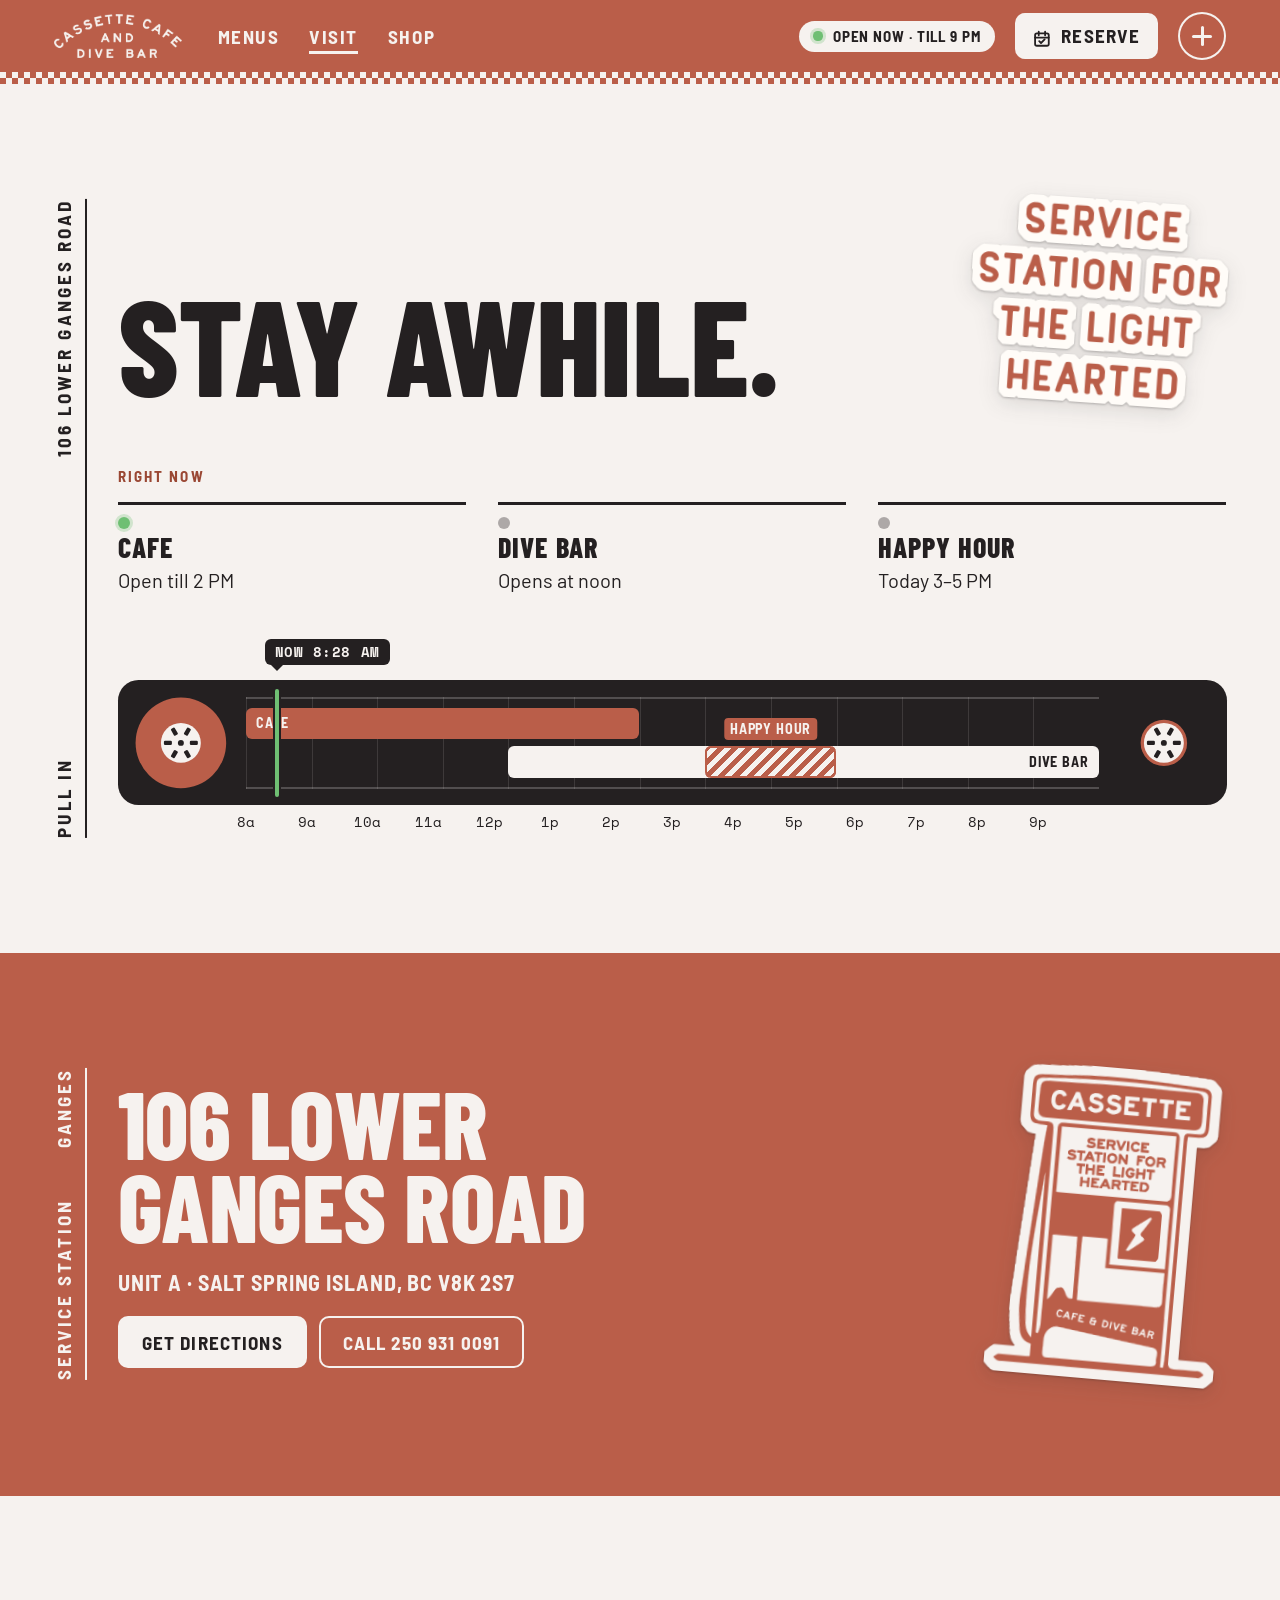
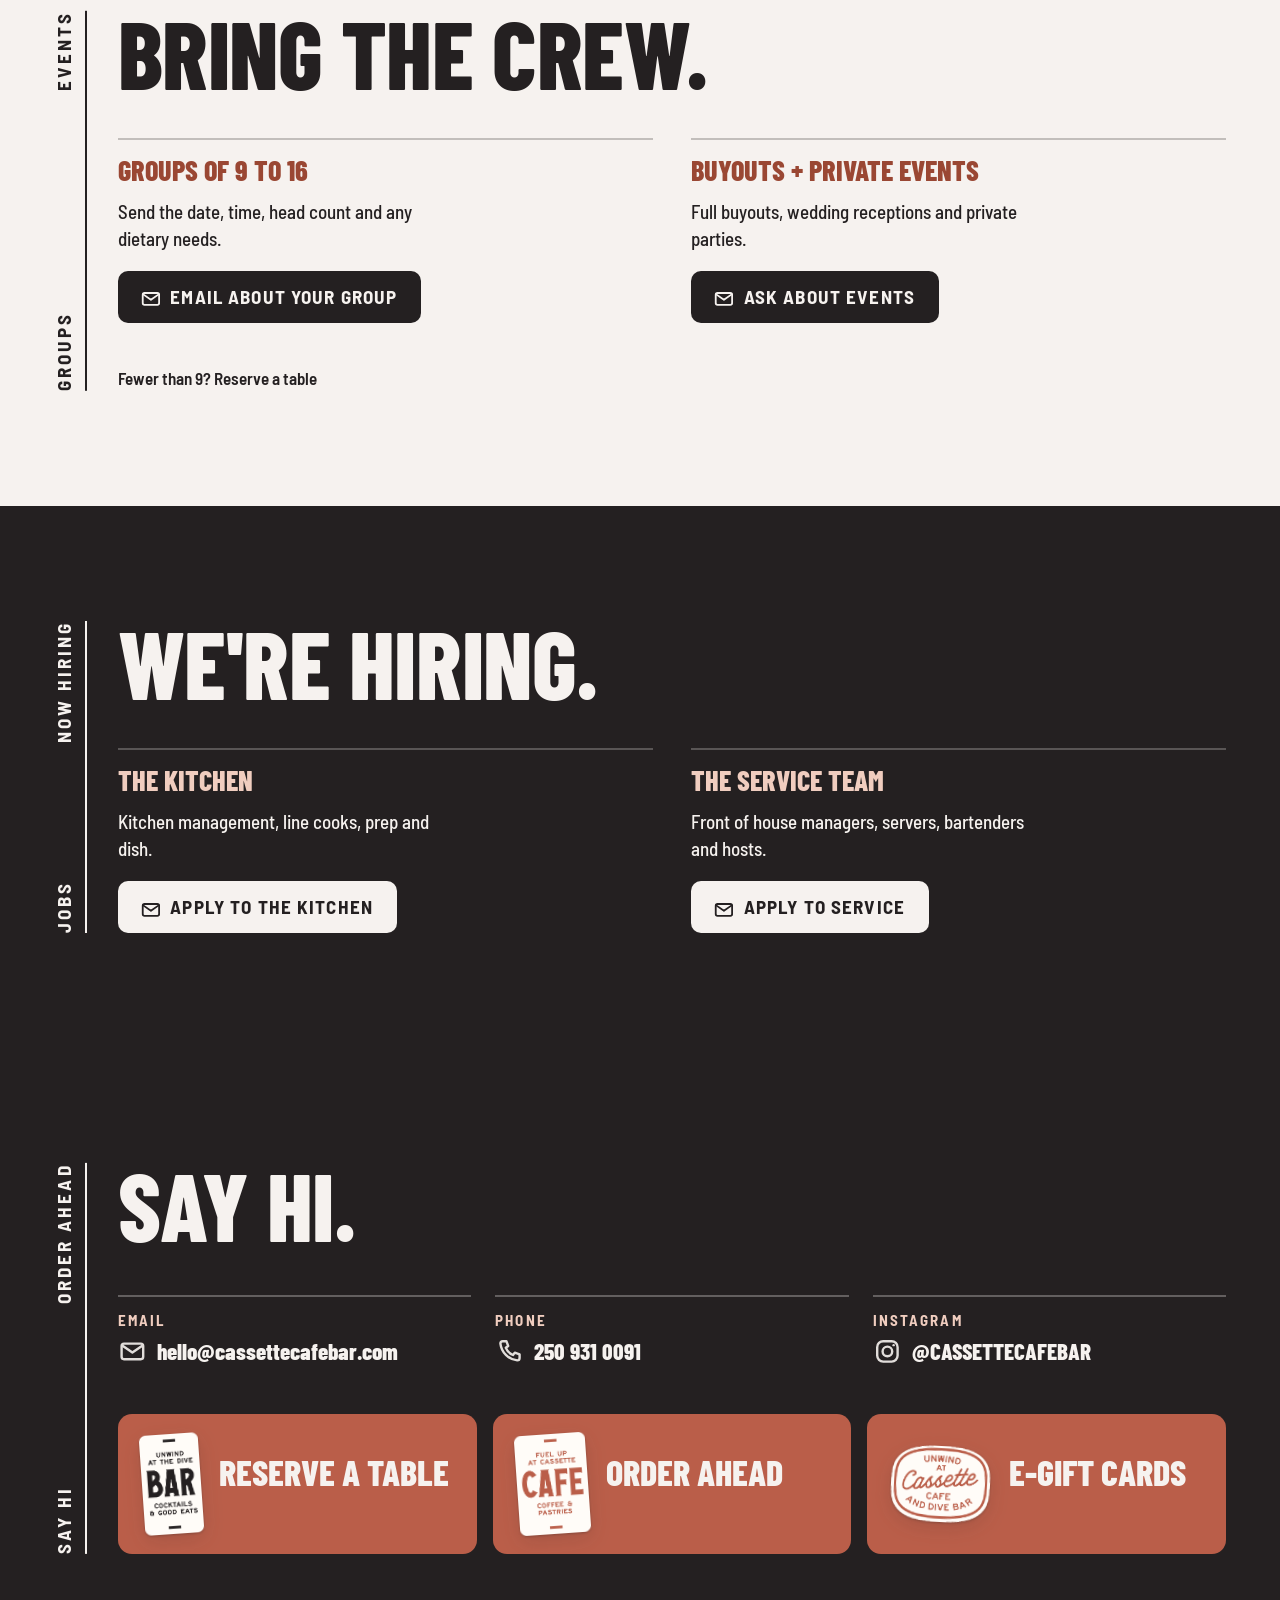
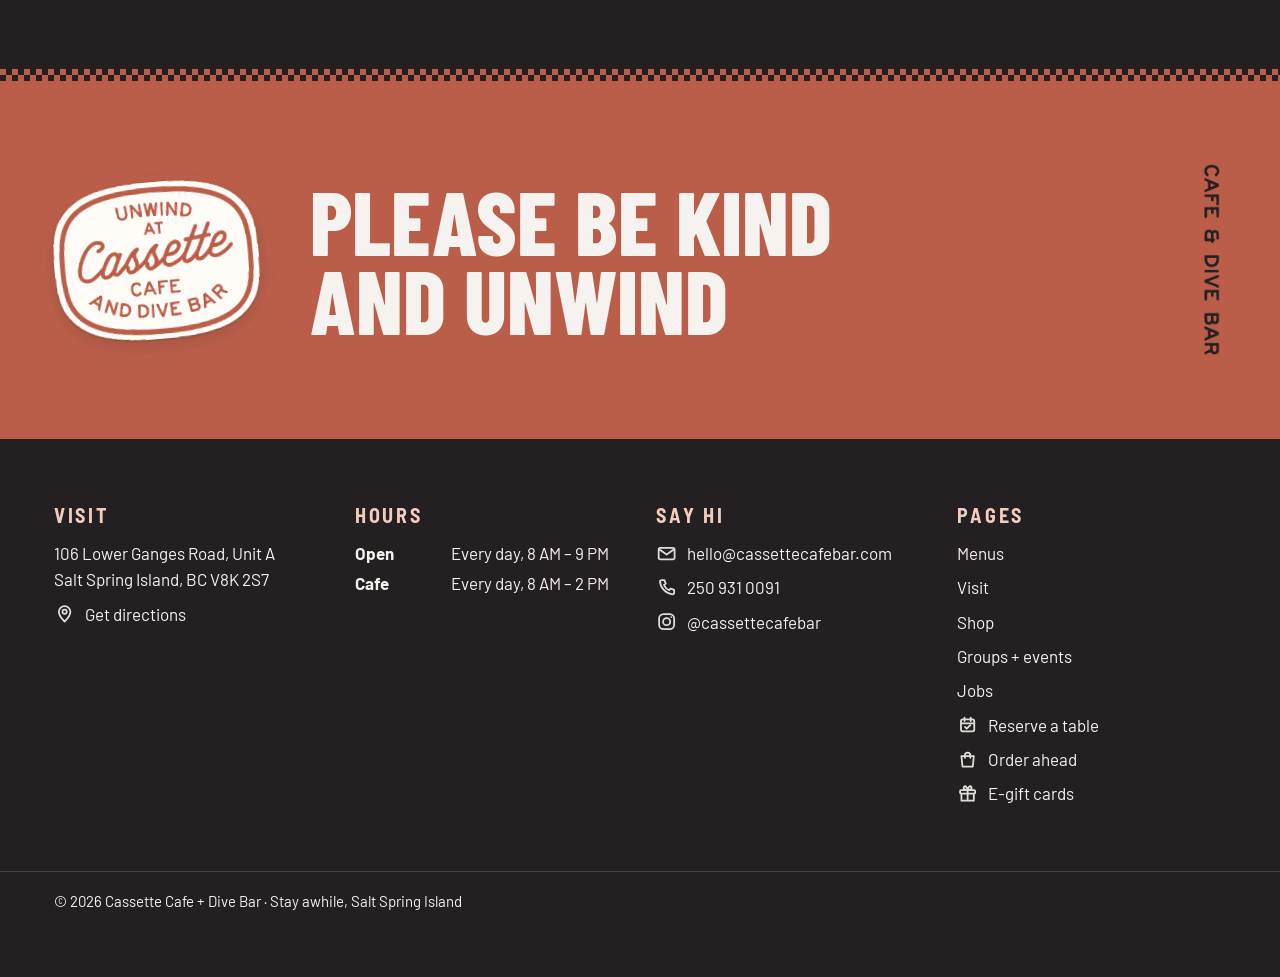
<file: cassette/visit/index.html>
<!DOCTYPE html><html lang="en-CA" class="site-cassette"><head><meta charset="utf-8"><meta name="viewport" content="width=device-width, initial-scale=1, viewport-fit=cover"><title>Visit | Cassette Cafe + Dive Bar</title><link rel="icon" href="data:,"><meta name="description" content="Hours, directions, group bookings, jobs and contact for Cassette Cafe + Dive Bar, 106 Lower Ganges Road, Salt Spring Island, BC."><meta name="theme-color" content="#ba5e49"><script>(function(){var vt=document.createElement('style');vt.textContent='@view-transition{navigation:auto}';document.head.appendChild(vt);var d=document.documentElement,l="showpiece",t="wipe",s={"text":"standard","emphasis":"flat","type":"regular","weight":"regular"},h="underline",c="site",m="off";
d.dataset.hoverStyle=h;d.dataset.cursorStyle=c;d.dataset.magneticMode=m;
try{l=localStorage.getItem('proto-motion')||l;t=localStorage.getItem('proto-vt')||t;
d.dataset.hoverStyle=localStorage.getItem('proto-hover')||h;d.dataset.cursorStyle=localStorage.getItem('proto-cursor')||c;d.dataset.magneticMode=localStorage.getItem('proto-magnetic')||m;
var st=JSON.parse(localStorage.getItem('proto-style')||'{}');for(var k in st)if(st[k])s[k]=st[k];
var o=JSON.parse(sessionStorage.getItem('vt-origin')||'null');sessionStorage.removeItem('vt-origin');
if(o){d.style.setProperty('--vt-x',o.x+'px');d.style.setProperty('--vt-y',o.y+'px');
var e=[['left',o.x],['right',innerWidth-o.x],['top',o.y],['bottom',innerHeight-o.y]].sort(function(a,b){return a[1]-b[1]})[0][0];d.dataset.vtDir=e;}}catch(e){}
if(matchMedia('(prefers-reduced-motion: reduce)').matches)l='none';d.dataset.motion=l;d.dataset.vt=t;
d.dataset.text=s.text;d.dataset.emphasis=s.emphasis;d.dataset.type=s.type;d.dataset.weight=s.weight;
var calm=function(v){if(!v)return;['ready','finished','updateCallbackDone'].forEach(function(k){v[k]&&v[k].catch(function(){})})};
addEventListener('pageswap',function(e){calm(e.viewTransition)});
addEventListener('pagereveal',function(e){calm(e.viewTransition);var n=window.navigation&&navigation.activation;
if(e.viewTransition&&n&&n.navigationType==='traverse'){var o={left:'right',right:'left',top:'bottom',bottom:'top'};d.dataset.vtDir=o[d.dataset.vtDir||'right'];}});})();(function(){var d=document.documentElement,l=d.dataset.motion;d.classList.add('js');
if(l!=='none')d.classList.add('motion-fade');
if(l==='lively'||l==='showpiece')d.classList.add('motion-rich');
var first=false;try{first=!sessionStorage.getItem('cassette-intro')}catch(e){}
try{var n=performance.getEntriesByType('navigation')[0];if(n&&n.type==='reload')first=true}catch(e){}
if(false&&l!=='none'&&first&&!location.hash)d.classList.add('hero-intro');
setTimeout(function(){if(!window.__protoReady)d.classList.remove('motion-fade','motion-rich','hero-intro')},3000);})();</script><style>
      html.motion-rich [data-split]:not(.is-split) { visibility: hidden; }
    </style><link rel="stylesheet" href="/_astro/Layout.OQN_cWVV.css"><link rel="stylesheet" href="/_astro/shared.DVgQijyu.css"><style>.proto-switch[data-astro-cid-zcmqvsln]{inset:auto 12px var(--proto-switch-bottom,12px) auto;z-index:9000;color:#f4f1ea;background:0 0;border:0;width:auto;height:auto;margin:0;padding:0;font:500 12px/1 system-ui,sans-serif;position:fixed;overflow:visible}summary[data-astro-cid-zcmqvsln]{cursor:pointer;backdrop-filter:blur(8px);background:#141311e6;border-radius:999px;width:max-content;margin-left:auto;padding:10px 14px;list-style:none}summary[data-astro-cid-zcmqvsln]::-webkit-details-marker{display:none}.ms-panel[data-astro-cid-zcmqvsln]{width:min(420px,100vw - 24px);max-height:min(640px, calc(100dvh - 72px - var(--proto-switch-bottom,12px)));overscroll-behavior:contain;scrollbar-width:thin;scrollbar-color:#ffffff40 transparent;backdrop-filter:blur(8px);background:#141311f2;border-radius:16px;gap:12px;margin-bottom:8px;padding:12px 12px 14px;display:grid;overflow:auto}.proto-switch[data-astro-cid-zcmqvsln][open]{flex-direction:column-reverse;display:flex}.ms-section[data-astro-cid-zcmqvsln]{gap:6px;display:grid}.ms-section[data-astro-cid-zcmqvsln]+.ms-section[data-astro-cid-zcmqvsln]{border-top:1px solid #ffffff1f;padding-top:12px}.ms-head[data-astro-cid-zcmqvsln]{letter-spacing:.14em;text-transform:uppercase;color:#f4f1ea80;margin:0 0 2px;font:600 10px/1 system-ui,sans-serif}.ms-row[data-astro-cid-zcmqvsln]{grid-template-columns:68px minmax(0,1fr);align-items:start;gap:8px;display:grid}.ms-label[data-astro-cid-zcmqvsln]{opacity:.72;padding-top:7px}.ms-options[data-astro-cid-zcmqvsln]{flex-wrap:wrap;gap:3px;display:flex}.ms-options[data-astro-cid-zcmqvsln] button[data-astro-cid-zcmqvsln]{color:inherit;font:inherit;text-transform:capitalize;cursor:pointer;background:#ffffff14;border:0;border-radius:999px;padding:6px 8px;transition:background-color .2s}.ms-options[data-astro-cid-zcmqvsln] button[data-astro-cid-zcmqvsln]:hover{background:#ffffff2e}.ms-options[data-astro-cid-zcmqvsln] button[data-astro-cid-zcmqvsln]:focus-visible{outline-offset:1px;outline:2px solid #f4f1ea}.ms-options[data-astro-cid-zcmqvsln] button[data-astro-cid-zcmqvsln][aria-pressed=true]{color:#141311;background:#f4f1ea}
</style><meta name="robots" content="noindex, nofollow"><style>.proto-switch{display:none!important}</style></head><body data-page="visit"><a class="skip" href="#main">Skip to content</a><header class="hdr tone-aware" data-hdr><div class="hdr-bar"><a class="hdr-logo" href="/cassette" aria-label="Cassette Cafe + Dive Bar, home"><span class="art" aria-hidden="true" style="--art:url(/cassette/arch.png);aspect-ratio:1310/455;"></span></a><nav class="hdr-nav" aria-label="Main"><a href="/cassette/menu" data-hover-host><span class="hover-line">Menus</span></a><a href="/cassette/visit" data-hover-host aria-current="page"><span class="hover-line">Visit</span></a><a href="/cassette/shop" data-hover-host><span class="hover-line">Shop</span></a></nav><p class="hdr-status" data-status-chip><span class="now-dot" aria-hidden="true"></span><span data-status-text>Open every day 8–⁠9</span></p><a class="btn btn-cream hdr-order fill key no-island" href="https://tables.toasttab.com/restaurants/da9eb305-34f1-4f2f-aad9-6ac55d774aec/reserve" target="_blank" rel="noopener" data-magnetic="0.2"><span><svg class="icon btn-icon" viewBox="0 0 24 24" width="24" height="24" fill="none" stroke="currentColor" stroke-width="2" stroke-linecap="round" stroke-linejoin="round" aria-hidden="true"><rect x="4.5" y="6" width="15" height="13.5" rx="2"/><path d="M4.5 10.5h15M8.5 4v4M15.5 4v4"/><path d="M9 14.5l2 2 4-4"/></svg>Reserve<span class="sr-only"> a table on Toast (opens in a new tab)</span></span></a><button class="plus-btn fill" type="button" data-panel-open aria-controls="panel" aria-expanded="false"><span class="sr-only">Open the site menu</span><span class="plus" aria-hidden="true"></span></button></div><div class="checker hdr-checker" aria-hidden="true"></div></header><!-- The + menu: the site's transition, from wherever it was opened --><div id="panel" class="panel" popover="manual" role="dialog" aria-modal="true" aria-label="Site menu" data-lenis-prevent><div class="panel-top"><a class="hdr-logo" href="/cassette" aria-label="Cassette Cafe + Dive Bar, home"><span class="art" aria-hidden="true" style="--art:url(/cassette/arch.png);aspect-ratio:1310/455;"></span></a><button class="plus-btn is-x fill" type="button" data-panel-close><span class="sr-only">Close the site menu</span><span class="plus" aria-hidden="true"></span></button></div><div class="panel-body"><nav aria-label="Site"><ol class="panel-nav"><li style="--i:0"><a href="/cassette" data-hover-host><span class="pn-no" aria-hidden="true">01</span><span class="pn-label"><span class="hover-line">Home</span></span><span class="pn-aside">Cafe + dive bar</span></a></li><li style="--i:1"><a href="/cassette/menu" data-hover-host><span class="pn-no" aria-hidden="true">02</span><span class="pn-label"><span class="hover-line">Menus</span></span><span class="pn-aside">Cafe · Lunch · Dinner · Drinks</span></a></li><li style="--i:2"><a href="/cassette/visit" data-hover-host aria-current="page"><span class="pn-no" aria-hidden="true">03</span><span class="pn-label"><span class="hover-line">Visit</span></span><span class="pn-aside">106 Lower Ganges Road</span></a></li><li style="--i:3"><a href="/cassette/shop" data-hover-host><span class="pn-no" aria-hidden="true">04</span><span class="pn-label"><span class="hover-line">Shop</span></span><span class="pn-aside">Tees · hats · hoodies</span></a></li><li style="--i:4"><a href="https://tables.toasttab.com/restaurants/da9eb305-34f1-4f2f-aad9-6ac55d774aec/reserve" target="_blank" rel="noopener" data-hover-host><span class="pn-no" aria-hidden="true">05</span><span class="pn-label"><span class="hover-line">Reserve</span></span><span class="pn-aside">A table<span class="sr-only"> on Toast (opens in a new tab)</span></span></a></li><li style="--i:5"><a href="https://order.toasttab.com/online/cassette-cafe-and-dive-bar-106-lower-ganges-road-unit-a" target="_blank" rel="noopener" data-hover-host><span class="pn-no" aria-hidden="true">06</span><span class="pn-label"><span class="hover-line">Order ahead</span></span><span class="pn-aside">Coffee + takeout<span class="sr-only"> on Toast (opens in a new tab)</span></span></a></li></ol></nav><div class="panel-side"><p class="eyebrow">Right now</p><ul class="now-list key" data-now-list><li data-now="cafe"><span class="now-dot" aria-hidden="true"></span><b>Cafe</b> <span data-now-text>8&nbsp;AM–⁠2&nbsp;PM every day</span></li><li data-now="bar"><span class="now-dot" aria-hidden="true"></span><b>Dive bar</b> <span data-now-text>Noon–⁠9&nbsp;PM every day</span></li><li data-now="happy"><span class="now-dot" aria-hidden="true"></span><b>Happy hour</b> <span data-now-text>3–⁠5&nbsp;PM every day</span></li></ul><p class="panel-addr">106 Lower Ganges Road, Unit A<br>Salt Spring Island, BC V8K 2S7</p><div class="panel-actions"><button class="btn btn-ghost fill" type="button" data-map-open><span>Get directions</span></button><a class="btn btn-ghost fill" href="tel:+12509310091"><span>Call 250 931 0091</span></a></div><p class="panel-links"><a class="icon-link" href="mailto:hello@cassettecafebar.com" data-hover-host><svg class="icon" viewBox="0 0 24 24" width="24" height="24" fill="none" stroke="currentColor" stroke-width="2" stroke-linecap="round" stroke-linejoin="round" aria-hidden="true"><rect x="3" y="5.5" width="18" height="13" rx="2"/><path d="m3.5 7 8.5 6 8.5-6"/></svg><span class="hover-line">hello@cassettecafebar.com</span></a><a class="icon-link" href="https://www.instagram.com/cassettecafebar/" target="_blank" rel="noopener" data-hover-host><svg class="icon" viewBox="0 0 24 24" width="24" height="24" fill="none" stroke="currentColor" stroke-width="2" stroke-linecap="round" stroke-linejoin="round" aria-hidden="true"><rect x="3.5" y="3.5" width="17" height="17" rx="5"/><circle cx="12" cy="12" r="4"/><circle cx="17.2" cy="6.8" r="1" fill="currentColor" stroke="none"/></svg><span class="hover-line">@cassettecafebar</span></a></p></div><div class="panel-cat" data-peel data-hover aria-hidden="true"><span class="sticker" data-die="cream" data-ink="ink" aria-hidden="true" style="aspect-ratio:1100/1332;--die-mask:url(/cassette/cat-die.png);--ink-mask:url(/cassette/cat.png);--ix:2.182%;--iy:1.952%;--iw:95.636%;--ih:96.096%;"><span class="sticker-lift"><span></span></span><span class="sticker-die"></span><span class="sticker-ink"></span></span></div></div><div class="checker panel-checker" aria-hidden="true"></div></div><main id="main" class="page" tabindex="-1"><section class="vhead band" data-tone="cream" aria-labelledby="visit-title"><p class="spine" aria-hidden="true"><span>Pull in</span><span>106 Lower Ganges Road</span></p><div class="vhead-top"><h1 class="display vhead-title" id="visit-title" data-split>Stay awhile.</h1><span class="vhead-service" data-peel data-hover role="img" aria-label="Service station for the light hearted"><span class="sticker" data-die="paper" data-ink="rust" aria-hidden="true" style="aspect-ratio:1262/1004;--die-mask:url(/cassette/service-die.png);--ink-mask:url(/cassette/service.png);--ix:2.060%;--iy:2.191%;--iw:96.038%;--ih:96.016%;"><span class="sticker-lift"><span></span></span><span class="sticker-die"></span><span class="sticker-ink"></span></span></span></div><div class="vhead-grid"><div class="vhead-now" data-reveal-host><p class="eyebrow">Right now</p><ul class="now-list now-list-lg key" data-now-list><li data-now="cafe"><span class="now-dot" aria-hidden="true"></span><b>Cafe</b> <span data-now-text>8&nbsp;AM–⁠2&nbsp;PM every day</span></li><li data-now="bar"><span class="now-dot" aria-hidden="true"></span><b>Dive bar</b> <span data-now-text>Noon–⁠9&nbsp;PM every day</span></li><li data-now="happy"><span class="now-dot" aria-hidden="true"></span><b>Happy hour</b> <span data-now-text>3–⁠5&nbsp;PM every day</span></li></ul></div><div data-fade><figure class="daytape" data-daytape style="--start:8;--end:21"><div class="dt-deck"><div class="dt-reel dt-reel-a" aria-hidden="true"><svg viewBox="0 0 100 100"><circle class="dt-pack" cx="50" cy="50" r="46" data-pack="a"></circle><g class="dt-hub"><circle cx="50" cy="50" r="20" class="dt-hub-ring"></circle><rect x="60.8" y="46" width="4.4" height="8" rx="1.2" transform="rotate(90 63 50)"></rect><rect x="54.3" y="57.2583302491977" width="4.4" height="8" rx="1.2" transform="rotate(150 56.5 61.2583302491977)"></rect><rect x="41.3" y="57.258330249197705" width="4.4" height="8" rx="1.2" transform="rotate(210 43.5 61.258330249197705)"></rect><rect x="34.8" y="46" width="4.4" height="8" rx="1.2" transform="rotate(270 37 50)"></rect><rect x="41.29999999999999" y="34.7416697508023" width="4.4" height="8" rx="1.2" transform="rotate(330 43.49999999999999 38.7416697508023)"></rect><rect x="54.3" y="34.7416697508023" width="4.4" height="8" rx="1.2" transform="rotate(390 56.5 38.7416697508023)"></rect><circle cx="50" cy="50" r="3"></circle></g></svg></div><div class="dt-reel dt-reel-b" aria-hidden="true"><svg viewBox="0 0 100 100"><circle class="dt-pack" cx="50" cy="50" r="24" data-pack="b"></circle><g class="dt-hub"><circle cx="50" cy="50" r="20" class="dt-hub-ring"></circle><rect x="60.8" y="46" width="4.4" height="8" rx="1.2" transform="rotate(90 63 50)"></rect><rect x="54.3" y="57.2583302491977" width="4.4" height="8" rx="1.2" transform="rotate(150 56.5 61.2583302491977)"></rect><rect x="41.3" y="57.258330249197705" width="4.4" height="8" rx="1.2" transform="rotate(210 43.5 61.258330249197705)"></rect><rect x="34.8" y="46" width="4.4" height="8" rx="1.2" transform="rotate(270 37 50)"></rect><rect x="41.29999999999999" y="34.7416697508023" width="4.4" height="8" rx="1.2" transform="rotate(330 43.49999999999999 38.7416697508023)"></rect><rect x="54.3" y="34.7416697508023" width="4.4" height="8" rx="1.2" transform="rotate(390 56.5 38.7416697508023)"></rect><circle cx="50" cy="50" r="3"></circle></g></svg></div><div class="dt-strip"><div class="dt-lane dt-a" style="--from:8;--to:14"><span>Cafe</span></div><div class="dt-lane dt-b" style="--from:12;--to:21" data-bar-lane><span>Dive bar</span></div><div class="dt-hh" style="--from:15;--to:17" data-hh-lane><span>Happy hour</span></div><div class="dt-head" data-head hidden><span class="dt-now" data-now></span></div></div></div><ol class="dt-ticks" aria-hidden="true"><li style="--h:8">8a</li><li style="--h:9" class="odd">9a</li><li style="--h:10">10a</li><li style="--h:11" class="odd">11a</li><li style="--h:12">12p</li><li style="--h:13" class="odd">1p</li><li style="--h:14">2p</li><li style="--h:15" class="odd">3p</li><li style="--h:16">4p</li><li style="--h:17" class="odd">5p</li><li style="--h:18">6p</li><li style="--h:19" class="odd">7p</li><li style="--h:20">8p</li><li style="--h:21" class="odd">9p</li></ol><ul class="dt-legend" aria-hidden="true"><li><i class="dt-key dt-key-a"></i><b>Cafe</b> <span>8&nbsp;AM–⁠2&nbsp;PM</span></li><li><i class="dt-key dt-key-b"></i><b>Dive bar</b> <span data-bar-hours>noon–⁠9&nbsp;PM</span></li><li><i class="dt-key dt-key-hh"></i><b>Happy hour</b> <span data-hh-hours>3–⁠5&nbsp;PM</span></li></ul><figcaption class="dt-caption sr-only" data-dt-caption>The cafe: 8 AM to 2 PM every day. The dive bar: noon to 9 PM every day. Happy hour 3 to 5 PM every day, all day Thursday.</figcaption></figure></div></div></section><section class="vfind band" data-tone="rust" aria-labelledby="find-title"><p class="spine" aria-hidden="true"><span>Service station</span><span>Ganges</span></p><div class="vfind-copy" data-reveal-host><h2 class="display" id="find-title" data-split>106 Lower Ganges Road</h2><p class="vfind-place key">Unit A · Salt Spring Island, BC V8K 2S7</p><div class="vfind-actions key no-island"><button class="btn btn-cream fill" type="button" data-map-open data-magnetic="0.2"><span>Get directions</span></button><a class="btn btn-ghost fill" href="tel:+12509310091" data-magnetic="0.2"><span>Call 250 931 0091</span></a></div></div><span class="vfind-pump" data-peel data-hover aria-hidden="true"><span class="sticker" data-die="cream" data-ink="rust" aria-hidden="true" style="aspect-ratio:966/1308;--die-mask:url(/cassette/pump-die.png);--ink-mask:url(/cassette/pump.png);--ix:2.692%;--iy:1.988%;--iw:94.824%;--ih:96.177%;"><span class="sticker-lift"><span></span></span><span class="sticker-die"></span><span class="sticker-ink"></span></span></span></section><section class="vteam band" data-tone="cream" id="groups" aria-labelledby="groups-title"><p class="spine" aria-hidden="true"><span>Groups</span><span>Events</span></p><h2 class="display" id="groups-title" data-split>Bring the crew.</h2><div class="vteam-grid" data-fade><div class="vteam-col"><h3 class="vteam-head">Groups of 9 to 16</h3><p>Send the date, time, head count and any dietary needs.</p><a class="btn btn-ink fill" href="mailto:service@cassettecafebar.com?subject=Group%20booking"><span><svg class="icon btn-icon" viewBox="0 0 24 24" width="24" height="24" fill="none" stroke="currentColor" stroke-width="2" stroke-linecap="round" stroke-linejoin="round" aria-hidden="true"><rect x="3" y="5.5" width="18" height="13" rx="2"/><path d="m3.5 7 8.5 6 8.5-6"/></svg>Email about your group</span></a></div><div class="vteam-col"><h3 class="vteam-head">Buyouts + private events</h3><p>Full buyouts, wedding receptions and private parties.</p><a class="btn btn-ink fill" href="mailto:largeparty@cassettecafebar.com?subject=Private%20event"><span><svg class="icon btn-icon" viewBox="0 0 24 24" width="24" height="24" fill="none" stroke="currentColor" stroke-width="2" stroke-linecap="round" stroke-linejoin="round" aria-hidden="true"><rect x="3" y="5.5" width="18" height="13" rx="2"/><path d="m3.5 7 8.5 6 8.5-6"/></svg>Ask about events</span></a></div></div><p class="vteam-small" data-fade>Fewer than 9? <a href="https://tables.toasttab.com/restaurants/da9eb305-34f1-4f2f-aad9-6ac55d774aec/reserve" target="_blank" rel="noopener" data-hover-host><span class="hover-line">Reserve a table</span><span class="sr-only"> on Toast (opens in a new tab)</span></a></p></section><section class="vteam band" data-tone="ink" id="jobs" aria-labelledby="jobs-title"><p class="spine" aria-hidden="true"><span>Jobs</span><span>Now hiring</span></p><h2 class="display" id="jobs-title" data-split>We're hiring.</h2><div class="vteam-grid" data-fade><div class="vteam-col"><h3 class="vteam-head">The kitchen</h3><p>Kitchen management, line cooks, prep and dish.</p><a class="btn btn-cream fill" href="mailto:chef@cassettecafebar.com?subject=Kitchen%20job"><span><svg class="icon btn-icon" viewBox="0 0 24 24" width="24" height="24" fill="none" stroke="currentColor" stroke-width="2" stroke-linecap="round" stroke-linejoin="round" aria-hidden="true"><rect x="3" y="5.5" width="18" height="13" rx="2"/><path d="m3.5 7 8.5 6 8.5-6"/></svg>Apply to the kitchen</span></a></div><div class="vteam-col"><h3 class="vteam-head">The service team</h3><p>Front of house managers, servers, bartenders and hosts.</p><a class="btn btn-cream fill" href="mailto:service@cassettecafebar.com?subject=Service%20job"><span><svg class="icon btn-icon" viewBox="0 0 24 24" width="24" height="24" fill="none" stroke="currentColor" stroke-width="2" stroke-linecap="round" stroke-linejoin="round" aria-hidden="true"><rect x="3" y="5.5" width="18" height="13" rx="2"/><path d="m3.5 7 8.5 6 8.5-6"/></svg>Apply to service</span></a></div></div></section><section class="vhi band" data-tone="ink" aria-labelledby="hi-title"><p class="spine" aria-hidden="true"><span>Say hi</span><span>Order ahead</span></p><h2 class="display" id="hi-title" data-split>Say hi.</h2><ul class="vhi-list"><li><span class="eyebrow">Email</span><a class="icon-link" href="mailto:hello@cassettecafebar.com" data-hover-host><svg class="icon" viewBox="0 0 24 24" width="24" height="24" fill="none" stroke="currentColor" stroke-width="2" stroke-linecap="round" stroke-linejoin="round" aria-hidden="true"><rect x="3" y="5.5" width="18" height="13" rx="2"/><path d="m3.5 7 8.5 6 8.5-6"/></svg><span class="hover-line">hello@cassettecafebar.com</span></a></li><li><span class="eyebrow">Phone</span><a class="icon-link" href="tel:+12509310091" data-hover-host><svg class="icon" viewBox="0 0 24 24" width="24" height="24" fill="none" stroke="currentColor" stroke-width="2" stroke-linecap="round" stroke-linejoin="round" aria-hidden="true"><path d="M6.5 3.5h3l1.5 4-2 1.5a11 11 0 0 0 6 6l1.5-2 4 1.5v3a2 2 0 0 1-2 2A16 16 0 0 1 4.5 5.5a2 2 0 0 1 2-2z"/></svg><span class="hover-line">250 931 0091</span></a></li><li><span class="eyebrow">Instagram</span><a class="icon-link" href="https://www.instagram.com/cassettecafebar/" target="_blank" rel="noopener" data-hover-host><svg class="icon" viewBox="0 0 24 24" width="24" height="24" fill="none" stroke="currentColor" stroke-width="2" stroke-linecap="round" stroke-linejoin="round" aria-hidden="true"><rect x="3.5" y="3.5" width="17" height="17" rx="5"/><circle cx="12" cy="12" r="4"/><circle cx="17.2" cy="6.8" r="1" fill="currentColor" stroke="none"/></svg><span class="hover-line">@cassettecafebar</span></a></li></ul><div class="vhi-cards"><a class="vcard" href="https://tables.toasttab.com/restaurants/da9eb305-34f1-4f2f-aad9-6ac55d774aec/reserve" target="_blank" rel="noopener" data-hover-host><span class="sticker vcard-art" data-die="paper" data-ink="ink" aria-hidden="true" style="aspect-ratio:908/1528;--die-mask:url(/cassette/badge-bar-die.png);--ink-mask:url(/cassette/badge-bar.png);--ix:8.700%;--iy:5.170%;--iw:82.599%;--ih:89.660%;"><span class="sticker-lift"><span></span></span><span class="sticker-die"></span><span class="sticker-ink"></span></span><span class="vcard-text"><span class="vcard-title"><span class="hover-line">Reserve a table</span></span><span class="vcard-sub via" aria-hidden="true">Book on Toast ↗</span><span class="sr-only"> on Toast (opens in a new tab)</span></span></a><a class="vcard" href="https://order.toasttab.com/online/cassette-cafe-and-dive-bar-106-lower-ganges-road-unit-a" target="_blank" rel="noopener" data-hover-host><span class="sticker vcard-art" data-die="paper" data-ink="rust" aria-hidden="true" style="aspect-ratio:1084/1528;--die-mask:url(/cassette/badge-cafe-die.png);--ink-mask:url(/cassette/badge-cafe.png);--ix:7.288%;--iy:5.170%;--iw:85.424%;--ih:89.660%;"><span class="sticker-lift"><span></span></span><span class="sticker-die"></span><span class="sticker-ink"></span></span><span class="vcard-text"><span class="vcard-title"><span class="hover-line">Order ahead</span></span><span class="vcard-sub via" aria-hidden="true">Coffee + takeout on Toast ↗</span><span class="sr-only"> on Toast (opens in a new tab)</span></span></a><a class="vcard" href="https://order.toasttab.com/egiftcards/cassette-cafe-and-dive-bar-106-lower-ganges-road-unit-a" target="_blank" rel="noopener" data-hover-host><span class="sticker vcard-art vcard-oval" data-die="paper" data-ink="rust" aria-hidden="true" style="aspect-ratio:668/512;--die-mask:url(/cassette/oval-die.png);--ink-mask:url(/cassette/oval.png);--ix:0.749%;--iy:0.586%;--iw:98.503%;--ih:99.219%;"><span class="sticker-lift"><span></span></span><span class="sticker-die"></span><span class="sticker-ink"></span></span><span class="vcard-text"><span class="vcard-title"><span class="hover-line">E-gift cards</span></span><span class="vcard-sub via" aria-hidden="true">Buy one on Toast ↗</span><span class="sr-only"> on Toast (opens in a new tab)</span></span></a></div></section></main><footer class="foot" data-tone="rust"><div class="checker foot-checker" aria-hidden="true"></div><div class="foot-top"><span class="foot-badge" data-peel data-hover role="img" aria-label="Unwind at Cassette, Cafe and Dive Bar"><span class="sticker" data-die="paper" data-ink="rust" aria-hidden="true" style="aspect-ratio:668/512;--die-mask:url(/cassette/oval-die.png);--ink-mask:url(/cassette/oval.png);--ix:0.749%;--iy:0.586%;--iw:98.503%;--ih:99.219%;"><span class="sticker-lift"><span></span></span><span class="sticker-die"></span><span class="sticker-ink"></span></span></span><p class="foot-kind" data-split>Please be kind and unwind</p><span class="art foot-vert" aria-hidden="true" style="--art:url(/cassette/vert-cafe-dive.png);aspect-ratio:72/478;"></span></div><div class="foot-info" data-tone="ink"><div class="foot-col"><h2 class="eyebrow">Visit</h2><p>106 Lower Ganges Road, Unit A<br>Salt Spring Island, BC V8K 2S7</p><button class="link-btn icon-link" type="button" data-map-open data-hover-host><svg class="icon" viewBox="0 0 24 24" width="24" height="24" fill="none" stroke="currentColor" stroke-width="2" stroke-linecap="round" stroke-linejoin="round" aria-hidden="true"><path d="M12 21s-6.5-6.2-6.5-11a6.5 6.5 0 0 1 13 0c0 4.8-6.5 11-6.5 11z"/><circle cx="12" cy="10" r="2.4"/></svg><span class="hover-line">Get directions</span></button></div><div class="foot-col"><h2 class="eyebrow">Hours</h2><dl class="foot-hours key"><div><dt>Open</dt><dd>Every day, 8 AM –⁠ 9 PM</dd></div><div><dt>Cafe</dt><dd>Every day, 8 AM –⁠ 2 PM</dd></div></dl></div><div class="foot-col"><h2 class="eyebrow">Say hi</h2><a class="icon-link" href="mailto:hello@cassettecafebar.com" data-hover-host><svg class="icon" viewBox="0 0 24 24" width="24" height="24" fill="none" stroke="currentColor" stroke-width="2" stroke-linecap="round" stroke-linejoin="round" aria-hidden="true"><rect x="3" y="5.5" width="18" height="13" rx="2"/><path d="m3.5 7 8.5 6 8.5-6"/></svg><span class="hover-line">hello@cassettecafebar.com</span></a><a class="icon-link" href="tel:+12509310091" data-hover-host><svg class="icon" viewBox="0 0 24 24" width="24" height="24" fill="none" stroke="currentColor" stroke-width="2" stroke-linecap="round" stroke-linejoin="round" aria-hidden="true"><path d="M6.5 3.5h3l1.5 4-2 1.5a11 11 0 0 0 6 6l1.5-2 4 1.5v3a2 2 0 0 1-2 2A16 16 0 0 1 4.5 5.5a2 2 0 0 1 2-2z"/></svg><span class="hover-line">250 931 0091</span></a><a class="icon-link" href="https://www.instagram.com/cassettecafebar/" target="_blank" rel="noopener" data-hover-host><svg class="icon" viewBox="0 0 24 24" width="24" height="24" fill="none" stroke="currentColor" stroke-width="2" stroke-linecap="round" stroke-linejoin="round" aria-hidden="true"><rect x="3.5" y="3.5" width="17" height="17" rx="5"/><circle cx="12" cy="12" r="4"/><circle cx="17.2" cy="6.8" r="1" fill="currentColor" stroke="none"/></svg><span class="hover-line">@cassettecafebar</span></a></div><nav class="foot-col" aria-label="Footer"><h2 class="eyebrow">Pages</h2><a href="/cassette/menu" data-hover-host><span class="hover-line">Menus</span></a><a href="/cassette/visit" data-hover-host><span class="hover-line">Visit</span></a><a href="/cassette/shop" data-hover-host><span class="hover-line">Shop</span></a><a href="/cassette/visit#groups" data-hover-host><span class="hover-line">Groups + events</span></a><a href="/cassette/visit#jobs" data-hover-host><span class="hover-line">Jobs</span></a><a class="icon-link has-via" href="https://tables.toasttab.com/restaurants/da9eb305-34f1-4f2f-aad9-6ac55d774aec/reserve" target="_blank" rel="noopener" data-hover-host><svg class="icon" viewBox="0 0 24 24" width="24" height="24" fill="none" stroke="currentColor" stroke-width="2" stroke-linecap="round" stroke-linejoin="round" aria-hidden="true"><rect x="4.5" y="6" width="15" height="13.5" rx="2"/><path d="M4.5 10.5h15M8.5 4v4M15.5 4v4"/><path d="M9 14.5l2 2 4-4"/></svg><span class="hover-line">Reserve a table</span><span class="via" aria-hidden="true">on Toast ↗</span><span class="sr-only"> on Toast (opens in a new tab)</span></a><a class="icon-link has-via" href="https://order.toasttab.com/online/cassette-cafe-and-dive-bar-106-lower-ganges-road-unit-a" target="_blank" rel="noopener" data-hover-host><svg class="icon" viewBox="0 0 24 24" width="24" height="24" fill="none" stroke="currentColor" stroke-width="2" stroke-linecap="round" stroke-linejoin="round" aria-hidden="true"><path d="M5 8h14l-1.2 12H6.2z"/><path d="M9 10V7a3 3 0 0 1 6 0v3"/></svg><span class="hover-line">Order ahead</span><span class="via" aria-hidden="true">on Toast ↗</span><span class="sr-only"> on Toast (opens in a new tab)</span></a><a class="icon-link has-via" href="https://order.toasttab.com/egiftcards/cassette-cafe-and-dive-bar-106-lower-ganges-road-unit-a" target="_blank" rel="noopener" data-hover-host><svg class="icon" viewBox="0 0 24 24" width="24" height="24" fill="none" stroke="currentColor" stroke-width="2" stroke-linecap="round" stroke-linejoin="round" aria-hidden="true"><rect x="3.5" y="8" width="17" height="4" rx="1"/><path d="M5 12v8h14v-8M12 8v12"/><path d="M12 8C9 8 7.5 6.8 7.5 5.4S9 3 10.2 4.2 12 8 12 8zM12 8c3 0 4.5-1.2 4.5-2.6S15 3 13.8 4.2 12 8 12 8z"/></svg><span class="hover-line">E-gift cards</span><span class="via" aria-hidden="true">on Toast ↗</span><span class="sr-only"> on Toast (opens in a new tab)</span></a></nav></div><div class="foot-fine" data-tone="ink"><span>© 2026 Cassette Cafe + Dive Bar · Stay awhile, Salt Spring Island</span></div></footer><!-- Directions stay on the site: a map in a dialog, with Google and Apple Maps buttons --><dialog class="mapdlg" aria-labelledby="map-title" data-lenis-prevent><div class="mapdlg-head"><h2 id="map-title">Find us</h2><button class="x-btn fill" type="button" data-map-close aria-label="Close the map"><span aria-hidden="true">×</span></button></div><div class="mapdlg-map"><iframe title="Map of 106 Lower Ganges Road, Salt Spring Island, BC" loading="lazy" data-src="https://www.openstreetmap.org/export/embed.html?bbox=-123.5036,48.8508,-123.4960,48.8544&amp;layer=mapnik&amp;marker=48.8526003,-123.4998070"></iframe><a class="mapdlg-credit" href="https://www.openstreetmap.org/copyright" target="_blank" rel="noopener">© OpenStreetMap contributors<span class="sr-only"> (opens in a new tab)</span></a></div><div class="mapdlg-foot"><p><b>106 Lower Ganges Road, Unit A</b><br>Salt Spring Island, BC V8K 2S7</p><div class="mapdlg-links"><a class="btn btn-rust fill" href="https://www.google.com/maps/dir/?api=1&amp;destination=48.8526003%2C-123.499807" target="_blank" rel="noopener"><span>Google Maps<span class="sr-only"> (opens in a new tab)</span></span></a><a class="btn btn-ink fill" href="https://maps.apple.com/?daddr=48.8526003,-123.499807&amp;q=Cassette%20Cafe%20%2B%20Dive%20Bar" target="_blank" rel="noopener"><span>Apple Maps<span class="sr-only"> (opens in a new tab)</span></span></a></div></div></dialog><details class="proto-switch" popover="manual" data-astro-cid-zcmqvsln><summary data-astro-cid-zcmqvsln>Motion · style · interaction</summary><div class="ms-panel" data-lenis-prevent data-astro-cid-zcmqvsln><div class="ms-section" role="group" aria-label="Motion" data-astro-cid-zcmqvsln><p class="ms-head" aria-hidden="true" data-astro-cid-zcmqvsln>Motion</p><div class="ms-row" role="group" aria-label="Level" data-astro-cid-zcmqvsln><span class="ms-label" data-astro-cid-zcmqvsln>Level</span><div class="ms-options" data-astro-cid-zcmqvsln><button type="button" data-key="proto-motion" data-value="none" data-astro-cid-zcmqvsln>none</button><button type="button" data-key="proto-motion" data-value="subtle" data-astro-cid-zcmqvsln>subtle</button><button type="button" data-key="proto-motion" data-value="lively" data-astro-cid-zcmqvsln>lively</button><button type="button" data-key="proto-motion" data-value="showpiece" data-astro-cid-zcmqvsln>showpiece</button></div></div><div class="ms-row" role="group" aria-label="Transition" data-astro-cid-zcmqvsln><span class="ms-label" data-astro-cid-zcmqvsln>Transition</span><div class="ms-options" data-astro-cid-zcmqvsln><button type="button" data-key="proto-vt" data-value="wipe" data-astro-cid-zcmqvsln>wipe</button><button type="button" data-key="proto-vt" data-value="radial" data-astro-cid-zcmqvsln>radial</button><button type="button" data-key="proto-vt" data-value="curtain" data-astro-cid-zcmqvsln>curtain</button><button type="button" data-key="proto-vt" data-value="blinds" data-astro-cid-zcmqvsln>blinds</button><button type="button" data-key="proto-vt" data-value="dissolve" data-astro-cid-zcmqvsln>dissolve</button><button type="button" data-key="proto-vt" data-value="slide" data-astro-cid-zcmqvsln>slide</button></div></div></div><div class="ms-section" role="group" aria-label="Style" data-astro-cid-zcmqvsln><p class="ms-head" aria-hidden="true" data-astro-cid-zcmqvsln>Style</p><div class="ms-row" role="group" aria-label="Text" data-astro-cid-zcmqvsln><span class="ms-label" data-astro-cid-zcmqvsln>Text</span><div class="ms-options" data-astro-cid-zcmqvsln><button type="button" data-key="proto-style" data-axis="text" data-value="less" data-astro-cid-zcmqvsln>less</button><button type="button" data-key="proto-style" data-axis="text" data-value="standard" data-astro-cid-zcmqvsln>standard</button><button type="button" data-key="proto-style" data-axis="text" data-value="more" data-astro-cid-zcmqvsln>more</button></div></div><div class="ms-row" role="group" aria-label="Emphasis" data-astro-cid-zcmqvsln><span class="ms-label" data-astro-cid-zcmqvsln>Emphasis</span><div class="ms-options" data-astro-cid-zcmqvsln><button type="button" data-key="proto-style" data-axis="emphasis" data-value="flat" data-astro-cid-zcmqvsln>flat</button><button type="button" data-key="proto-style" data-axis="emphasis" data-value="islands" data-astro-cid-zcmqvsln>islands</button></div></div><div class="ms-row" role="group" aria-label="Type size" data-astro-cid-zcmqvsln><span class="ms-label" data-astro-cid-zcmqvsln>Type size</span><div class="ms-options" data-astro-cid-zcmqvsln><button type="button" data-key="proto-style" data-axis="type" data-value="compact" data-astro-cid-zcmqvsln>compact</button><button type="button" data-key="proto-style" data-axis="type" data-value="regular" data-astro-cid-zcmqvsln>regular</button><button type="button" data-key="proto-style" data-axis="type" data-value="large" data-astro-cid-zcmqvsln>large</button></div></div><div class="ms-row" role="group" aria-label="Weight" data-astro-cid-zcmqvsln><span class="ms-label" data-astro-cid-zcmqvsln>Weight</span><div class="ms-options" data-astro-cid-zcmqvsln><button type="button" data-key="proto-style" data-axis="weight" data-value="light" data-astro-cid-zcmqvsln>light</button><button type="button" data-key="proto-style" data-axis="weight" data-value="regular" data-astro-cid-zcmqvsln>regular</button><button type="button" data-key="proto-style" data-axis="weight" data-value="bold" data-astro-cid-zcmqvsln>bold</button></div></div></div><div class="ms-section" role="group" aria-label="Interaction" data-astro-cid-zcmqvsln><p class="ms-head" aria-hidden="true" data-astro-cid-zcmqvsln>Interaction</p><div class="ms-row" role="group" aria-label="Hover" data-astro-cid-zcmqvsln><span class="ms-label" data-astro-cid-zcmqvsln>Hover</span><div class="ms-options" data-astro-cid-zcmqvsln><button type="button" data-key="proto-hover" data-value="line" data-astro-cid-zcmqvsln>line</button><button type="button" data-key="proto-hover" data-value="underline" data-astro-cid-zcmqvsln>underline</button><button type="button" data-key="proto-hover" data-value="bold" data-astro-cid-zcmqvsln>bold</button><button type="button" data-key="proto-hover" data-value="contain" data-astro-cid-zcmqvsln>contain</button><button type="button" data-key="proto-hover" data-value="arrow" data-astro-cid-zcmqvsln>arrow</button></div></div><div class="ms-row" role="group" aria-label="Cursor" data-astro-cid-zcmqvsln><span class="ms-label" data-astro-cid-zcmqvsln>Cursor</span><div class="ms-options" data-astro-cid-zcmqvsln><button type="button" data-key="proto-cursor" data-value="site" data-astro-cid-zcmqvsln>site</button><button type="button" data-key="proto-cursor" data-value="native" data-astro-cid-zcmqvsln>native</button><button type="button" data-key="proto-cursor" data-value="dot" data-astro-cid-zcmqvsln>dot</button><button type="button" data-key="proto-cursor" data-value="ring" data-astro-cid-zcmqvsln>ring</button><button type="button" data-key="proto-cursor" data-value="crosshair" data-astro-cid-zcmqvsln>crosshair</button><button type="button" data-key="proto-cursor" data-value="square" data-astro-cid-zcmqvsln>square</button></div></div><div class="ms-row" role="group" aria-label="Magnetic" data-astro-cid-zcmqvsln><span class="ms-label" data-astro-cid-zcmqvsln>Magnetic</span><div class="ms-options" data-astro-cid-zcmqvsln><button type="button" data-key="proto-magnetic" data-value="off" data-astro-cid-zcmqvsln>off</button><button type="button" data-key="proto-magnetic" data-value="on" data-astro-cid-zcmqvsln>on</button></div></div></div></div></details><script type="module" src="/_astro/MotionSwitch.astro_astro_type_script_index_0_lang.BIE2B2V1.js"></script><script type="module" src="/_astro/Layout.astro_astro_type_script_index_0_lang.CH5HphwZ.js"></script></body></html>
</file>
<file: _astro/Layout.OQN_cWVV.css>
@font-face{font-family:Barlow;font-style:normal;font-display:swap;font-weight:400;src:url(/_astro/barlow-vietnamese-400-normal.Dpl4UHAZ.woff2)format("woff2"),url(/_astro/barlow-vietnamese-400-normal.BFeobeCK.woff)format("woff");unicode-range:U+102-103,U+110-111,U+128-129,U+168-169,U+1A0-1A1,U+1AF-1B0,U+300-301,U+303-304,U+308-309,U+323,U+329,U+1EA0-1EF9,U+20AB}@font-face{font-family:Barlow;font-style:normal;font-display:swap;font-weight:400;src:url(/_astro/barlow-latin-ext-400-normal.HxX4XjxC.woff2)format("woff2"),url(/_astro/barlow-latin-ext-400-normal.CvBsJvxq.woff)format("woff");unicode-range:U+100-2BA,U+2BD-2C5,U+2C7-2CC,U+2CE-2D7,U+2DD-2FF,U+304,U+308,U+329,U+1D00-1DBF,U+1E00-1E9F,U+1EF2-1EFF,U+2020,U+20A0-20AB,U+20AD-20C0,U+2113,U+2C60-2C7F,U+A720-A7FF}@font-face{font-family:Barlow;font-style:normal;font-display:swap;font-weight:400;src:url(/_astro/barlow-latin-400-normal.qiz4-Cze.woff2)format("woff2"),url(/_astro/barlow-latin-400-normal.fsAxiSwU.woff)format("woff");unicode-range:U+??,U+131,U+152-153,U+2BB-2BC,U+2C6,U+2DA,U+2DC,U+304,U+308,U+329,U+2000-206F,U+20AC,U+2122,U+2191,U+2193,U+2212,U+2215,U+FEFF,U+FFFD}@font-face{font-family:Barlow;font-style:normal;font-display:swap;font-weight:500;src:url(/_astro/barlow-vietnamese-500-normal.zTViEIzf.woff2)format("woff2"),url(/_astro/barlow-vietnamese-500-normal.GNfB7rCE.woff)format("woff");unicode-range:U+102-103,U+110-111,U+128-129,U+168-169,U+1A0-1A1,U+1AF-1B0,U+300-301,U+303-304,U+308-309,U+323,U+329,U+1EA0-1EF9,U+20AB}@font-face{font-family:Barlow;font-style:normal;font-display:swap;font-weight:500;src:url(/_astro/barlow-latin-ext-500-normal.DOaysfXq.woff2)format("woff2"),url(/_astro/barlow-latin-ext-500-normal.CJPcKP2Q.woff)format("woff");unicode-range:U+100-2BA,U+2BD-2C5,U+2C7-2CC,U+2CE-2D7,U+2DD-2FF,U+304,U+308,U+329,U+1D00-1DBF,U+1E00-1E9F,U+1EF2-1EFF,U+2020,U+20A0-20AB,U+20AD-20C0,U+2113,U+2C60-2C7F,U+A720-A7FF}@font-face{font-family:Barlow;font-style:normal;font-display:swap;font-weight:500;src:url(/_astro/barlow-latin-500-normal.BPAOfeC8.woff2)format("woff2"),url(/_astro/barlow-latin-500-normal.C1h8hMer.woff)format("woff");unicode-range:U+??,U+131,U+152-153,U+2BB-2BC,U+2C6,U+2DA,U+2DC,U+304,U+308,U+329,U+2000-206F,U+20AC,U+2122,U+2191,U+2193,U+2212,U+2215,U+FEFF,U+FFFD}@font-face{font-family:Barlow;font-style:normal;font-display:swap;font-weight:600;src:url(/_astro/barlow-vietnamese-600-normal.DcjprdFV.woff2)format("woff2"),url(/_astro/barlow-vietnamese-600-normal.CA_GiK2e.woff)format("woff");unicode-range:U+102-103,U+110-111,U+128-129,U+168-169,U+1A0-1A1,U+1AF-1B0,U+300-301,U+303-304,U+308-309,U+323,U+329,U+1EA0-1EF9,U+20AB}@font-face{font-family:Barlow;font-style:normal;font-display:swap;font-weight:600;src:url(/_astro/barlow-latin-ext-600-normal.B8NK_A3D.woff2)format("woff2"),url(/_astro/barlow-latin-ext-600-normal.DMVRjfRT.woff)format("woff");unicode-range:U+100-2BA,U+2BD-2C5,U+2C7-2CC,U+2CE-2D7,U+2DD-2FF,U+304,U+308,U+329,U+1D00-1DBF,U+1E00-1E9F,U+1EF2-1EFF,U+2020,U+20A0-20AB,U+20AD-20C0,U+2113,U+2C60-2C7F,U+A720-A7FF}@font-face{font-family:Barlow;font-style:normal;font-display:swap;font-weight:600;src:url(/_astro/barlow-latin-600-normal.DILqtrty.woff2)format("woff2"),url(/_astro/barlow-latin-600-normal.CNwfPWQD.woff)format("woff");unicode-range:U+??,U+131,U+152-153,U+2BB-2BC,U+2C6,U+2DA,U+2DC,U+304,U+308,U+329,U+2000-206F,U+20AC,U+2122,U+2191,U+2193,U+2212,U+2215,U+FEFF,U+FFFD}@font-face{font-family:Barlow;font-style:normal;font-display:swap;font-weight:700;src:url(/_astro/barlow-vietnamese-700-normal.D6euyNzi.woff2)format("woff2"),url(/_astro/barlow-vietnamese-700-normal.4Jt4k04K.woff)format("woff");unicode-range:U+102-103,U+110-111,U+128-129,U+168-169,U+1A0-1A1,U+1AF-1B0,U+300-301,U+303-304,U+308-309,U+323,U+329,U+1EA0-1EF9,U+20AB}@font-face{font-family:Barlow;font-style:normal;font-display:swap;font-weight:700;src:url(/_astro/barlow-latin-ext-700-normal.BLuWmldJ.woff2)format("woff2"),url(/_astro/barlow-latin-ext-700-normal.CctuGmmz.woff)format("woff");unicode-range:U+100-2BA,U+2BD-2C5,U+2C7-2CC,U+2CE-2D7,U+2DD-2FF,U+304,U+308,U+329,U+1D00-1DBF,U+1E00-1E9F,U+1EF2-1EFF,U+2020,U+20A0-20AB,U+20AD-20C0,U+2113,U+2C60-2C7F,U+A720-A7FF}@font-face{font-family:Barlow;font-style:normal;font-display:swap;font-weight:700;src:url(/_astro/barlow-latin-700-normal.A9pxMQ4z.woff2)format("woff2"),url(/_astro/barlow-latin-700-normal.__SGTsZ1.woff)format("woff");unicode-range:U+??,U+131,U+152-153,U+2BB-2BC,U+2C6,U+2DA,U+2DC,U+304,U+308,U+329,U+2000-206F,U+20AC,U+2122,U+2191,U+2193,U+2212,U+2215,U+FEFF,U+FFFD}@font-face{font-family:Barlow Condensed;font-style:normal;font-display:swap;font-weight:600;src:url(/_astro/barlow-condensed-vietnamese-600-normal.A5AYRdjN.woff2)format("woff2"),url(/_astro/barlow-condensed-vietnamese-600-normal.CNlPk46_.woff)format("woff");unicode-range:U+102-103,U+110-111,U+128-129,U+168-169,U+1A0-1A1,U+1AF-1B0,U+300-301,U+303-304,U+308-309,U+323,U+329,U+1EA0-1EF9,U+20AB}@font-face{font-family:Barlow Condensed;font-style:normal;font-display:swap;font-weight:600;src:url(/_astro/barlow-condensed-latin-ext-600-normal.18ESti3H.woff2)format("woff2"),url(/_astro/barlow-condensed-latin-ext-600-normal.Clv9cIcR.woff)format("woff");unicode-range:U+100-2BA,U+2BD-2C5,U+2C7-2CC,U+2CE-2D7,U+2DD-2FF,U+304,U+308,U+329,U+1D00-1DBF,U+1E00-1E9F,U+1EF2-1EFF,U+2020,U+20A0-20AB,U+20AD-20C0,U+2113,U+2C60-2C7F,U+A720-A7FF}@font-face{font-family:Barlow Condensed;font-style:normal;font-display:swap;font-weight:600;src:url(/_astro/barlow-condensed-latin-600-normal.DepVgxBB.woff2)format("woff2"),url(/_astro/barlow-condensed-latin-600-normal.BFJEwTuo.woff)format("woff");unicode-range:U+??,U+131,U+152-153,U+2BB-2BC,U+2C6,U+2DA,U+2DC,U+304,U+308,U+329,U+2000-206F,U+20AC,U+2122,U+2191,U+2193,U+2212,U+2215,U+FEFF,U+FFFD}@font-face{font-family:Barlow Condensed;font-style:normal;font-display:swap;font-weight:700;src:url(/_astro/barlow-condensed-vietnamese-700-normal.DYeBwlKR.woff2)format("woff2"),url(/_astro/barlow-condensed-vietnamese-700-normal.DhIzd8Tb.woff)format("woff");unicode-range:U+102-103,U+110-111,U+128-129,U+168-169,U+1A0-1A1,U+1AF-1B0,U+300-301,U+303-304,U+308-309,U+323,U+329,U+1EA0-1EF9,U+20AB}@font-face{font-family:Barlow Condensed;font-style:normal;font-display:swap;font-weight:700;src:url(/_astro/barlow-condensed-latin-ext-700-normal.CwuXbfVR.woff2)format("woff2"),url(/_astro/barlow-condensed-latin-ext-700-normal.BIHFfxf0.woff)format("woff");unicode-range:U+100-2BA,U+2BD-2C5,U+2C7-2CC,U+2CE-2D7,U+2DD-2FF,U+304,U+308,U+329,U+1D00-1DBF,U+1E00-1E9F,U+1EF2-1EFF,U+2020,U+20A0-20AB,U+20AD-20C0,U+2113,U+2C60-2C7F,U+A720-A7FF}@font-face{font-family:Barlow Condensed;font-style:normal;font-display:swap;font-weight:700;src:url(/_astro/barlow-condensed-latin-700-normal.v1xN8_Wq.woff2)format("woff2"),url(/_astro/barlow-condensed-latin-700-normal.Dmwat-ge.woff)format("woff");unicode-range:U+??,U+131,U+152-153,U+2BB-2BC,U+2C6,U+2DA,U+2DC,U+304,U+308,U+329,U+2000-206F,U+20AC,U+2122,U+2191,U+2193,U+2212,U+2215,U+FEFF,U+FFFD}@font-face{font-family:Barlow Condensed;font-style:normal;font-display:swap;font-weight:800;src:url(/_astro/barlow-condensed-vietnamese-800-normal.CpjukuLw.woff2)format("woff2"),url(/_astro/barlow-condensed-vietnamese-800-normal.BZxKbt5V.woff)format("woff");unicode-range:U+102-103,U+110-111,U+128-129,U+168-169,U+1A0-1A1,U+1AF-1B0,U+300-301,U+303-304,U+308-309,U+323,U+329,U+1EA0-1EF9,U+20AB}@font-face{font-family:Barlow Condensed;font-style:normal;font-display:swap;font-weight:800;src:url(/_astro/barlow-condensed-latin-ext-800-normal.DGNyg4u8.woff2)format("woff2"),url(/_astro/barlow-condensed-latin-ext-800-normal.gY_0Gifi.woff)format("woff");unicode-range:U+100-2BA,U+2BD-2C5,U+2C7-2CC,U+2CE-2D7,U+2DD-2FF,U+304,U+308,U+329,U+1D00-1DBF,U+1E00-1E9F,U+1EF2-1EFF,U+2020,U+20A0-20AB,U+20AD-20C0,U+2113,U+2C60-2C7F,U+A720-A7FF}@font-face{font-family:Barlow Condensed;font-style:normal;font-display:swap;font-weight:800;src:url(/_astro/barlow-condensed-latin-800-normal.BKzMuPgK.woff2)format("woff2"),url(/_astro/barlow-condensed-latin-800-normal.e9GbPXiK.woff)format("woff");unicode-range:U+??,U+131,U+152-153,U+2BB-2BC,U+2C6,U+2DA,U+2DC,U+304,U+308,U+329,U+2000-206F,U+20AC,U+2122,U+2191,U+2193,U+2212,U+2215,U+FEFF,U+FFFD}@font-face{font-family:Barlow Condensed;font-style:normal;font-display:swap;font-weight:900;src:url(/_astro/barlow-condensed-vietnamese-900-normal.Dt_hWMjt.woff2)format("woff2"),url(/_astro/barlow-condensed-vietnamese-900-normal.swJS2L_Y.woff)format("woff");unicode-range:U+102-103,U+110-111,U+128-129,U+168-169,U+1A0-1A1,U+1AF-1B0,U+300-301,U+303-304,U+308-309,U+323,U+329,U+1EA0-1EF9,U+20AB}@font-face{font-family:Barlow Condensed;font-style:normal;font-display:swap;font-weight:900;src:url(/_astro/barlow-condensed-latin-ext-900-normal.BgjSW1bu.woff2)format("woff2"),url(/_astro/barlow-condensed-latin-ext-900-normal.CoV-fQpy.woff)format("woff");unicode-range:U+100-2BA,U+2BD-2C5,U+2C7-2CC,U+2CE-2D7,U+2DD-2FF,U+304,U+308,U+329,U+1D00-1DBF,U+1E00-1E9F,U+1EF2-1EFF,U+2020,U+20A0-20AB,U+20AD-20C0,U+2113,U+2C60-2C7F,U+A720-A7FF}@font-face{font-family:Barlow Condensed;font-style:normal;font-display:swap;font-weight:900;src:url(/_astro/barlow-condensed-latin-900-normal.SFh9ViAc.woff2)format("woff2"),url(/_astro/barlow-condensed-latin-900-normal.Bz1RFETY.woff)format("woff");unicode-range:U+??,U+131,U+152-153,U+2BB-2BC,U+2C6,U+2DA,U+2DC,U+304,U+308,U+329,U+2000-206F,U+20AC,U+2122,U+2191,U+2193,U+2212,U+2215,U+FEFF,U+FFFD}@font-face{font-family:Barlow Semi Condensed;font-style:normal;font-display:swap;font-weight:500;src:url(/_astro/barlow-semi-condensed-vietnamese-500-normal.DGADhYWF.woff2)format("woff2"),url(/_astro/barlow-semi-condensed-vietnamese-500-normal.hJ2t9k9e.woff)format("woff");unicode-range:U+102-103,U+110-111,U+128-129,U+168-169,U+1A0-1A1,U+1AF-1B0,U+300-301,U+303-304,U+308-309,U+323,U+329,U+1EA0-1EF9,U+20AB}@font-face{font-family:Barlow Semi Condensed;font-style:normal;font-display:swap;font-weight:500;src:url(/_astro/barlow-semi-condensed-latin-ext-500-normal.BXdp1BvY.woff2)format("woff2"),url(/_astro/barlow-semi-condensed-latin-ext-500-normal.rZeYuEMb.woff)format("woff");unicode-range:U+100-2BA,U+2BD-2C5,U+2C7-2CC,U+2CE-2D7,U+2DD-2FF,U+304,U+308,U+329,U+1D00-1DBF,U+1E00-1E9F,U+1EF2-1EFF,U+2020,U+20A0-20AB,U+20AD-20C0,U+2113,U+2C60-2C7F,U+A720-A7FF}@font-face{font-family:Barlow Semi Condensed;font-style:normal;font-display:swap;font-weight:500;src:url(/_astro/barlow-semi-condensed-latin-500-normal.G0uxJNrM.woff2)format("woff2"),url(/_astro/barlow-semi-condensed-latin-500-normal.CFOoVYFH.woff)format("woff");unicode-range:U+??,U+131,U+152-153,U+2BB-2BC,U+2C6,U+2DA,U+2DC,U+304,U+308,U+329,U+2000-206F,U+20AC,U+2122,U+2191,U+2193,U+2212,U+2215,U+FEFF,U+FFFD}@font-face{font-family:Barlow Semi Condensed;font-style:normal;font-display:swap;font-weight:600;src:url(/_astro/barlow-semi-condensed-vietnamese-600-normal.b1FQiZcx.woff2)format("woff2"),url(/_astro/barlow-semi-condensed-vietnamese-600-normal.DzVrjA0Q.woff)format("woff");unicode-range:U+102-103,U+110-111,U+128-129,U+168-169,U+1A0-1A1,U+1AF-1B0,U+300-301,U+303-304,U+308-309,U+323,U+329,U+1EA0-1EF9,U+20AB}@font-face{font-family:Barlow Semi Condensed;font-style:normal;font-display:swap;font-weight:600;src:url(/_astro/barlow-semi-condensed-latin-ext-600-normal.BkQ9hN72.woff2)format("woff2"),url(/_astro/barlow-semi-condensed-latin-ext-600-normal.BuP8AaxH.woff)format("woff");unicode-range:U+100-2BA,U+2BD-2C5,U+2C7-2CC,U+2CE-2D7,U+2DD-2FF,U+304,U+308,U+329,U+1D00-1DBF,U+1E00-1E9F,U+1EF2-1EFF,U+2020,U+20A0-20AB,U+20AD-20C0,U+2113,U+2C60-2C7F,U+A720-A7FF}@font-face{font-family:Barlow Semi Condensed;font-style:normal;font-display:swap;font-weight:600;src:url(/_astro/barlow-semi-condensed-latin-600-normal.BkLiAYu4.woff2)format("woff2"),url(/_astro/barlow-semi-condensed-latin-600-normal.DyOfdMBA.woff)format("woff");unicode-range:U+??,U+131,U+152-153,U+2BB-2BC,U+2C6,U+2DA,U+2DC,U+304,U+308,U+329,U+2000-206F,U+20AC,U+2122,U+2191,U+2193,U+2212,U+2215,U+FEFF,U+FFFD}@font-face{font-family:Barlow Semi Condensed;font-style:normal;font-display:swap;font-weight:700;src:url(/_astro/barlow-semi-condensed-vietnamese-700-normal.Dm7RZTvf.woff2)format("woff2"),url(/_astro/barlow-semi-condensed-vietnamese-700-normal.BvUTSFNY.woff)format("woff");unicode-range:U+102-103,U+110-111,U+128-129,U+168-169,U+1A0-1A1,U+1AF-1B0,U+300-301,U+303-304,U+308-309,U+323,U+329,U+1EA0-1EF9,U+20AB}@font-face{font-family:Barlow Semi Condensed;font-style:normal;font-display:swap;font-weight:700;src:url(/_astro/barlow-semi-condensed-latin-ext-700-normal.BhgEo64M.woff2)format("woff2"),url(/_astro/barlow-semi-condensed-latin-ext-700-normal.C0vCoZIV.woff)format("woff");unicode-range:U+100-2BA,U+2BD-2C5,U+2C7-2CC,U+2CE-2D7,U+2DD-2FF,U+304,U+308,U+329,U+1D00-1DBF,U+1E00-1E9F,U+1EF2-1EFF,U+2020,U+20A0-20AB,U+20AD-20C0,U+2113,U+2C60-2C7F,U+A720-A7FF}@font-face{font-family:Barlow Semi Condensed;font-style:normal;font-display:swap;font-weight:700;src:url(/_astro/barlow-semi-condensed-latin-700-normal.BpqDG8I9.woff2)format("woff2"),url(/_astro/barlow-semi-condensed-latin-700-normal.BMyZXq_9.woff)format("woff");unicode-range:U+??,U+131,U+152-153,U+2BB-2BC,U+2C6,U+2DA,U+2DC,U+304,U+308,U+329,U+2000-206F,U+20AC,U+2122,U+2191,U+2193,U+2212,U+2215,U+FEFF,U+FFFD}@font-face{font-family:Space Mono;font-style:normal;font-display:swap;font-weight:400;src:url(/_astro/space-mono-vietnamese-400-normal.BNOj0Qhp.woff2)format("woff2"),url(/_astro/space-mono-vietnamese-400-normal.B0PMp_xB.woff)format("woff");unicode-range:U+102-103,U+110-111,U+128-129,U+168-169,U+1A0-1A1,U+1AF-1B0,U+300-301,U+303-304,U+308-309,U+323,U+329,U+1EA0-1EF9,U+20AB}@font-face{font-family:Space Mono;font-style:normal;font-display:swap;font-weight:400;src:url(/_astro/space-mono-latin-ext-400-normal.DTLbW2xa.woff2)format("woff2"),url(/_astro/space-mono-latin-ext-400-normal.D4cJI_B-.woff)format("woff");unicode-range:U+100-2BA,U+2BD-2C5,U+2C7-2CC,U+2CE-2D7,U+2DD-2FF,U+304,U+308,U+329,U+1D00-1DBF,U+1E00-1E9F,U+1EF2-1EFF,U+2020,U+20A0-20AB,U+20AD-20C0,U+2113,U+2C60-2C7F,U+A720-A7FF}@font-face{font-family:Space Mono;font-style:normal;font-display:swap;font-weight:400;src:url(/_astro/space-mono-latin-400-normal.Rg4St2Dn.woff2)format("woff2"),url(/_astro/space-mono-latin-400-normal._3DlpgIW.woff)format("woff");unicode-range:U+??,U+131,U+152-153,U+2BB-2BC,U+2C6,U+2DA,U+2DC,U+304,U+308,U+329,U+2000-206F,U+20AC,U+2122,U+2191,U+2193,U+2212,U+2215,U+FEFF,U+FFFD}@font-face{font-family:Space Mono;font-style:normal;font-display:swap;font-weight:700;src:url(/_astro/space-mono-vietnamese-700-normal.DWQgDHuA.woff2)format("woff2"),url(/_astro/space-mono-vietnamese-700-normal.D-KrLuLr.woff)format("woff");unicode-range:U+102-103,U+110-111,U+128-129,U+168-169,U+1A0-1A1,U+1AF-1B0,U+300-301,U+303-304,U+308-309,U+323,U+329,U+1EA0-1EF9,U+20AB}@font-face{font-family:Space Mono;font-style:normal;font-display:swap;font-weight:700;src:url(/_astro/space-mono-latin-ext-700-normal.B2s3bDs2.woff2)format("woff2"),url(/_astro/space-mono-latin-ext-700-normal.B_E7P90g.woff)format("woff");unicode-range:U+100-2BA,U+2BD-2C5,U+2C7-2CC,U+2CE-2D7,U+2DD-2FF,U+304,U+308,U+329,U+1D00-1DBF,U+1E00-1E9F,U+1EF2-1EFF,U+2020,U+20A0-20AB,U+20AD-20C0,U+2113,U+2C60-2C7F,U+A720-A7FF}@font-face{font-family:Space Mono;font-style:normal;font-display:swap;font-weight:700;src:url(/_astro/space-mono-latin-700-normal.mWgeinG7.woff2)format("woff2"),url(/_astro/space-mono-latin-700-normal.D7A851RN.woff)format("woff");unicode-range:U+??,U+131,U+152-153,U+2BB-2BC,U+2C6,U+2DA,U+2DC,U+304,U+308,U+329,U+2000-206F,U+20AC,U+2122,U+2191,U+2193,U+2212,U+2215,U+FEFF,U+FFFD}:root{--rust:#ba5e49;--rust-text:#9a4733;--rust-tint:#f0cdbf;--cream:#f6f2ef;--cream-2:#ebe3dc;--ink:#242021;--paper:#fffcf8;--display:"Barlow Condensed", "Arial Narrow", sans-serif;--semi:"Barlow Semi Condensed", "Arial Narrow", sans-serif;--body:"Barlow", system-ui, sans-serif;--mono:"Space Mono", ui-monospace, monospace;--gutter:clamp(16px, 4.2vw, 64px);--spine-w:0px;--header-h:64px;--checker:12px;--top:calc(var(--header-h) + var(--checker));--band-y:clamp(64px, 9vw, 136px);--ease:cubic-bezier(.16, 1, .3, 1);--radius:10px;--island-bg:var(--paper);--island-fg:var(--ink);--island-pad:1rem 1.25rem;--island-radius:12px;--island-border:2px solid var(--ink);--island-shadow:5px 5px 0 #242021e6;--veil-bg:var(--rust);--veil-fg:var(--cream)}@media (width>=900px){:root{--header-h:72px;--spine-w:64px}}*,:before,:after{box-sizing:border-box}html{background:var(--cream);color:var(--ink);scroll-padding-top:calc(var(--top) + 16px);-webkit-text-size-adjust:100%;text-size-adjust:100%}body{font-family:var(--body);background:var(--cream);margin:0;font-size:1.0625rem;line-height:1.55;overflow-x:clip}img{max-width:100%}a{color:inherit}button{font:inherit;color:inherit}:focus-visible{outline:3px solid var(--rust);outline-offset:3px}:is([data-tone=rust],[data-tone=ink]) :focus-visible,.panel :focus-visible,.hdr :focus-visible{outline-color:var(--cream)}.sr-only{clip:rect(0 0 0 0);white-space:nowrap;border:0;width:1px;height:1px;margin:-1px;padding:0;position:absolute;overflow:hidden}.skip{z-index:80;background:var(--ink);color:var(--cream);font:700 1rem var(--semi);text-transform:uppercase;letter-spacing:.08em;padding:12px 16px;position:fixed;top:12px;left:12px;translate:0 -200%}.skip:focus{translate:0}.page{padding-top:var(--top);outline:none}[data-tone=cream]{background:var(--cream);color:var(--ink);--ghost-fill:var(--ink);--ghost-on:var(--cream)}[data-tone=rust]{background:var(--rust);color:var(--cream);--ghost-fill:var(--cream);--ghost-on:var(--ink)}[data-tone=ink]{background:var(--ink);color:var(--cream);--ghost-fill:var(--cream);--ghost-on:var(--ink)}.art{-webkit-mask:var(--art) center / 100% 100% no-repeat;mask:var(--art) center / 100% 100% no-repeat;background:currentColor;display:block}.sticker{--s-die:var(--paper);--s-ink:var(--rust);filter:drop-shadow(0 1.5px 1px #24202147)drop-shadow(0 6px 10px #2420211f);width:100%;display:block;position:relative}.sticker[data-die=cream]{--s-die:var(--cream)}.sticker[data-die=rust]{--s-die:var(--rust)}.sticker[data-die=ink]{--s-die:var(--ink)}.sticker[data-ink=ink]{--s-ink:var(--ink)}.sticker[data-ink=cream]{--s-ink:var(--cream)}.sticker[data-ink=paper]{--s-ink:var(--paper)}.sticker-die,.sticker-ink,.sticker-lift>span{position:absolute;-webkit-mask-size:100% 100%;mask-size:100% 100%;-webkit-mask-repeat:no-repeat;mask-repeat:no-repeat}.sticker-die,.sticker-lift>span{-webkit-mask-image:var(--die-mask);mask-image:var(--die-mask);inset:0}.sticker-die{background:var(--s-die)}.sticker-ink{left:var(--ix);top:var(--iy);width:var(--iw);height:var(--ih);background:var(--s-ink);-webkit-mask-image:var(--ink-mask);mask-image:var(--ink-mask)}.sticker-lift{filter:blur(10px);opacity:0;transition:opacity .28s;position:absolute;inset:0;translate:4px 16px}.sticker-lift>span{background:#24202173}.checker{height:var(--checker);background:repeating-conic-gradient(var(--c1,var(--ink)) 0 25%, var(--c2,transparent) 0 50%) 0 0 / var(--checker) var(--checker)}.display{font-family:var(--display);font-weight:calc(800 + var(--weight-shift));font-size:calc(clamp(3rem, 7.4vw, 7.5rem) * var(--type-scale));letter-spacing:-.005em;text-transform:uppercase;text-wrap:balance;margin:0;line-height:.88}.eyebrow{font:700 .9375rem/1.25 var(--semi);letter-spacing:.14em;text-transform:uppercase;margin:0}.lede{max-width:34em;font-size:1.25rem;line-height:1.45;font-weight:calc(500 + var(--weight-shift));margin:0}[data-tone=rust] .lede,[data-tone=rust] .eyebrow{font-size:1.25rem;font-weight:700}.w{vertical-align:top;margin-bottom:-.08em;padding-bottom:.08em;display:inline-block;overflow:hidden}.wi{display:inline-block}html.motion-rich [data-split] .wi{transform:translateY(108%)}html.motion-fade [data-fade],html.motion-fade:not(.motion-rich) [data-split]{opacity:0}.btn{border-radius:var(--radius);min-height:52px;font-family:var(--semi);letter-spacing:.06em;text-transform:uppercase;white-space:nowrap;cursor:pointer;color:var(--btn-fg);background:var(--btn-bg);--fill-bg:var(--btn-fill);transition:color .35s var(--ease);border:0;justify-content:center;align-items:center;gap:10px;padding:0 24px;font-size:1.1875rem;font-weight:700;line-height:1;text-decoration:none;display:inline-flex}.btn>span{display:inline-block;position:relative}.btn:is(:hover,.is-filled,:focus-visible){color:var(--btn-on)}html.js-fills .btn:hover:not(.is-filled){color:var(--btn-fg)}.btn-rust{--btn-bg:var(--rust);--btn-fg:var(--cream);--btn-fill:#8c3d2b;--btn-on:var(--cream)}.btn-ink{--btn-bg:var(--ink);--btn-fg:var(--cream);--btn-fill:#463d3e;--btn-on:var(--cream)}.btn-cream{--btn-bg:var(--cream);--btn-fg:var(--ink);--btn-fill:#e2d6cb;--btn-on:var(--ink)}.btn-ghost{--btn-bg:transparent;--btn-fg:currentColor;--btn-fill:color-mix(in srgb, currentColor 16%, transparent);--btn-on:currentColor;box-shadow:inset 0 0 0 2px}.btn-small{min-height:44px;padding:0 16px;font-size:1rem}.link-btn{font:inherit;text-underline-offset:.2em;cursor:pointer;background:0 0;border:0;padding:0;text-decoration:underline}.now-dot{opacity:.35;background:currentColor;border-radius:50%;flex:none;width:.62em;height:.62em;display:inline-block}.is-open>.now-dot,.is-open .now-dot{opacity:1;background:#6fbf73;box-shadow:0 0 0 3px #6fbf7347}html:is([data-motion=lively],[data-motion=showpiece]) .is-open .now-dot{animation:2.4s ease-in-out infinite cs-pulse}@keyframes cs-pulse{50%{box-shadow:0 0 0 7px #6fbf7300}}.now-list{gap:10px;margin:0;padding:0;list-style:none;display:grid}.now-list li{flex-wrap:wrap;align-items:baseline;gap:4px 10px;font-size:1.0625rem;display:flex}.now-list b{font:800 1.25rem/1 var(--display);text-transform:uppercase;letter-spacing:.04em;min-width:6.4em}.now-list-lg li{font-size:1.25rem}.now-list-lg b{font-size:1.75rem}.hdr{z-index:40;color:var(--cream);--hdr-bg:var(--rust);position:fixed;inset:0 0 auto}.hdr[data-hdr-tone=rust]{--hdr-bg:var(--ink)}.hdr-bar{height:var(--header-h);padding:0 var(--gutter);background:var(--hdr-bg);align-items:center;gap:20px;display:flex}.hdr-checker{--c1:var(--hdr-bg);--c2:var(--cream)}.hdr-logo{width:clamp(112px,10vw,142px);color:var(--cream);flex:none;text-decoration:none;display:block}.hdr-nav{gap:30px;margin-left:16px;display:flex}.hdr-nav a{font:700 1.1875rem/1 var(--semi);letter-spacing:.08em;text-transform:uppercase;--hover-line-color:var(--cream);padding:10px 0;text-decoration:none;position:relative}.hdr-nav a[aria-current=page]:after{content:"";background:currentColor;height:3px;position:absolute;bottom:2px;left:0;right:0}.hdr-status{background:var(--cream);color:var(--ink);font:700 .9375rem/1 var(--semi);letter-spacing:.06em;text-transform:uppercase;white-space:nowrap;border-radius:999px;align-items:center;gap:10px;margin:0 0 0 auto;padding:8px 14px;display:flex}.hdr-order{min-height:46px;padding:0 18px}.plus-btn{width:48px;height:48px;color:var(--cream);cursor:pointer;--fill-bg:var(--cream);transition:color .35s var(--ease);background:0 0;border:0;border-radius:50%;flex:none;padding:0;position:relative;box-shadow:inset 0 0 0 2px}.plus-btn:is(:hover,.is-filled,:focus-visible){color:var(--rust)}html.js-fills .plus-btn:hover:not(.is-filled){color:var(--cream)}.plus{width:20px;height:20px;transition:rotate .5s var(--ease);margin:auto;position:absolute;inset:0}.plus:before,.plus:after{content:"";background:currentColor;border-radius:2px;width:100%;height:3px;margin:auto;position:absolute;inset:0}.plus:after{width:3px;height:100%}.is-x .plus,.plus-btn[aria-expanded=true] .plus{rotate:45deg}@media (width<=1180px){.hdr-status{display:none}}@media (width<=899px){.hdr-nav{display:none}.hdr-bar{gap:12px}.hdr-order{min-height:44px;margin-left:auto;padding:0 14px;font-size:1.0625rem}.plus-btn{width:44px;height:44px}}.panel{overscroll-behavior:contain;background:var(--rust);width:100%;max-width:none;height:100%;max-height:none;color:var(--cream);--ghost-fill:var(--cream);--ghost-on:var(--ink);border:0;margin:0;padding:0;position:fixed;inset:0;overflow:auto}.panel:popover-open{grid-template-rows:auto 1fr auto;display:grid}.panel-top{height:var(--header-h);padding:0 var(--gutter);justify-content:space-between;align-items:center;display:flex}.panel-body{padding:clamp(24px, 4vw, 56px) var(--gutter) clamp(32px, 4vw, 56px);grid-template-columns:minmax(0,1.5fr) minmax(300px,1fr);align-items:end;gap:40px clamp(32px,5vw,80px);display:grid;position:relative}.panel-nav{margin:0;padding:0;list-style:none}.panel-nav a{--hover-line-color:var(--cream);border-top:2px solid #f6f2ef73;grid-template-columns:3.4rem minmax(0,1fr) auto;align-items:baseline;gap:12px;padding:8px 0 10px;text-decoration:none;display:grid}.panel-nav li:last-child a{border-bottom:2px solid #f6f2ef73}.pn-no{font:700 1.1875rem/1 var(--mono)}.pn-label{font-family:var(--display);font-weight:calc(800 + var(--weight-shift));font-size:calc(clamp(2.5rem, 5.4vw, 5.25rem) * var(--type-scale));text-transform:uppercase;white-space:nowrap;line-height:.92}.pn-label .hover-line:before{height:.06em}.pn-aside{font:700 1.1875rem/1.2 var(--semi);letter-spacing:.06em;text-transform:uppercase;text-align:right}.panel-nav a[aria-current=page] .pn-no{align-items:center;gap:4px;display:inline-flex}.panel-nav a[aria-current=page] .pn-no:before{content:"";background:var(--ink);width:.62em;height:.9em;-webkit-mask:url(/cassette/bolt.png) 50%/contain no-repeat;mask:url(/cassette/bolt.png) 50%/contain no-repeat}.panel-side{background:var(--ink);color:var(--cream);border-radius:16px;gap:18px;padding:28px;display:grid;position:relative}.panel-side .eyebrow{color:var(--rust-tint)}.panel-addr{font:800 1.75rem/1 var(--display);text-transform:uppercase;margin:0}.panel-actions{flex-wrap:wrap;gap:10px;display:flex}.panel-links{flex-wrap:wrap;gap:6px 24px;margin:0;display:flex}.panel-links a{--hover-line-color:var(--cream)}.panel-cat{right:calc(var(--gutter) + 12px);width:clamp(104px,11vw,168px);position:absolute;top:clamp(-8px,1vw,24px);rotate:8deg}.panel-checker{--c1:var(--ink);--c2:var(--rust)}@media (width<=899px){.panel-body{grid-template-columns:1fr;align-items:start;gap:32px}.panel-nav a{grid-template-columns:2.6rem minmax(0,1fr)}.pn-aside{text-align:left;grid-column:2;margin-top:-2px;font-size:1rem;font-weight:700}.pn-label{font-size:calc(clamp(2.25rem, 11.5vw, 4.25rem) * var(--type-scale))}.panel-cat{justify-self:center;width:118px;margin-top:-8px;position:static}.panel-side{margin-top:8px}}.band{padding:var(--band-y) var(--gutter);padding-left:calc(var(--gutter) + var(--spine-w));position:relative}.spine{display:none}@media (width>=900px){.spine{left:var(--gutter);top:var(--band-y);bottom:var(--band-y);writing-mode:vertical-rl;font:700 1.1875rem/1 var(--semi);letter-spacing:.16em;text-transform:uppercase;white-space:nowrap;border-left:2px solid;justify-content:space-between;gap:24px;margin:0;padding-left:12px;display:flex;position:absolute;rotate:180deg}}.hero{min-height:max(640px, min(calc(100vw / 2.456), calc(100svh - var(--top))));padding:clamp(32px, 4vw, 56px) var(--gutter);place-items:center;display:grid;position:relative;overflow:clip}.hero-pattern{color:var(--rust);pointer-events:none;position:absolute;inset:0;container-type:size}.hero-pattern-mobile{display:none}.hp{left:calc(var(--x) * 100%);top:calc(var(--y) * 100%);width:calc(var(--w) * min(100cqw, 100cqh * var(--aspect)));position:absolute;translate:-50% -50%}.hp[data-cut]{translate:-50% -100%}.hp .art{width:100%}.hero-label{z-index:1;background:var(--paper);border-radius:34px;width:clamp(480px,42vw,620px);padding:10px;position:relative;box-shadow:0 1px 1px #24202133,0 18px 34px -22px #24202180}.hero-label-inner{border:3px solid var(--rust);background:var(--cream);text-align:center;border-radius:25px;justify-items:center;gap:12px;padding:clamp(22px,2.6vw,34px) clamp(18px,2.6vw,40px) clamp(20px,2.2vw,28px);display:grid;container-type:inline-size}.hero-lockup{width:100%;font-weight:inherit;justify-items:center;margin:0;display:grid}.hl-script{width:60%;color:var(--rust);margin-bottom:-1%;rotate:-5deg}.hl-caps{font-family:var(--display);font-weight:calc(800 + var(--weight-shift));font-size:calc(14.6cqi * var(--type-scale));letter-spacing:-.005em;text-transform:uppercase;text-wrap:balance;color:var(--ink);line-height:.86;display:block}.hl-line{display:inline-block}.hl-line+.hl-line{margin-left:.24em}.hl-amp{color:var(--rust)}.hero-status{text-wrap:balance;font:700 1.1875rem/1.3 var(--semi);letter-spacing:.03em;text-transform:uppercase;margin:6px 0 0;display:block}.hero-status .now-dot{vertical-align:.02em;margin-right:8px}.hs-seg{white-space:nowrap}.hero-cat{z-index:2;pointer-events:none;width:clamp(100px,9.6vw,150px);position:absolute;top:calc(clamp(100px,9.6vw,150px)/-1.6129);left:calc(clamp(100px,9.6vw,150px)/-2.38095);rotate:-9deg}.hero-actions{flex-wrap:wrap;justify-content:center;gap:10px;display:flex}.hero-actions .btn{padding:0 18px;font-size:1.0625rem}.hero-menus{font:700 1rem/1 var(--semi);letter-spacing:.1em;text-transform:uppercase;--hover-line-color:var(--rust);padding:6px 0;text-decoration:none}@media (width<=999.98px){.hero-cat{display:none}.hero{place-items:normal;min-height:0;padding:0 0 28px;display:block}.hero-pattern-desktop{display:none}.hero-pattern-mobile{height:min(119.446vw,560px);display:block;position:relative;inset:auto}.hero-label{width:min(calc(100% - 2 * var(--gutter)), 560px);margin:calc(min(119.446vw,560px)/-2.27273) auto 0}.hl-line{display:block}.hl-line+.hl-line{margin-left:0}.hl-caps{font-size:calc(min(23cqi, 120px) * var(--type-scale))}.hl-script{width:72%}.hero-status{font-size:1.0625rem}.hero-actions .btn{flex:auto}}html.hero-intro .hero .hp,html.hero-intro .hero-label,html.hero-intro .hero-cat{opacity:.002}.ticker{border-block:3px solid var(--ink);padding:clamp(14px,1.6vw,22px) 0;overflow:hidden}.ticker-track{width:max-content;display:flex}.ticker-run{flex:none;display:flex}.ticker-item{font-family:var(--display);font-weight:calc(800 + var(--weight-shift));font-size:calc(clamp(2.25rem, 5vw, 4.5rem) * var(--type-scale));text-transform:uppercase;white-space:nowrap;align-items:center;gap:.4em;padding-right:.4em;line-height:1;display:inline-flex}.ticker-bolt{width:auto;height:.78em;color:var(--ink)}.ticker.is-running .ticker-track{animation:cs-ticker var(--ticker-dur,40s) linear infinite}@keyframes cs-ticker{to{transform:translate(-50%)}}html:is([data-motion=none],[data-motion=subtle]) .ticker-track{width:auto;padding:0 var(--gutter)}html:is([data-motion=none],[data-motion=subtle]) .ticker-run{flex-wrap:wrap;flex:1;justify-content:center;gap:4px 0}html:is([data-motion=none],[data-motion=subtle]) .ticker-run+.ticker-run{display:none}html:is([data-motion=none],[data-motion=subtle]) .ticker-item{font-size:calc(clamp(1.75rem, 3.6vw, 3rem) * var(--type-scale))}.tapesec-head{grid-template-columns:auto minmax(18rem,1fr);align-items:end;gap:28px clamp(32px,5vw,80px);margin-bottom:clamp(36px,5vw,64px);display:grid;container-type:inline-size}.tapesec-head .display{font-size:calc(min(clamp(3rem, 7.4vw, 7.5rem), 100cqi / 7.7) * var(--type-scale))}.tape-line{display:block}.tapesec-copy{gap:16px;display:grid}.tapesec-now{font:700 1.1875rem/1.3 var(--semi);letter-spacing:.04em;text-transform:uppercase;color:var(--rust-text);margin:0}.tapesec-now:empty{display:none}.daytape{--hours:calc(var(--end) - var(--start));--reel:clamp(62px, 8.4vw, 128px);margin:0;padding-top:46px;container-type:inline-size}.dt-deck{grid-template-columns:var(--reel) minmax(0, 1fr) var(--reel);background:var(--ink);color:var(--cream);border-radius:clamp(12px,1.6vw,22px);align-items:center;gap:clamp(8px,1.2vw,18px);padding:clamp(8px,1vw,14px);display:grid;position:relative}.dt-reel-a{grid-area:1/1}.dt-reel-b{grid-area:1/3}.dt-reel svg{width:100%;display:block;overflow:visible}.dt-reel circle,.dt-reel rect{fill:var(--ink)}.dt-pack{transition:r 1.2s var(--ease);fill:var(--rust)!important}.dt-hub-ring{fill:var(--cream)!important}.dt-hub{transform-origin:50px 50px;transform-box:view-box}html[data-motion=showpiece] .daytape.is-playing .dt-hub{animation:6s linear infinite dt-spin}@keyframes dt-spin{to{transform:rotate(-360deg)}}.dt-strip{height:calc(var(--reel) * .92);background:repeating-linear-gradient(90deg, #f6f2ef1f 0 1px, transparent 1px calc(100% / var(--hours))) 0 0 / 100% 100%;border-block:2px solid #f6f2ef38;grid-area:1/2;min-height:60px;position:relative}.dt-lane,.dt-hh{left:calc((var(--from) - var(--start)) / var(--hours) * 100%);width:calc((var(--to) - var(--from)) / var(--hours) * 100%);transition:width .8s var(--ease), left .8s var(--ease);border-radius:6px;align-items:center;display:flex;position:absolute;overflow:hidden}.dt-lane span,.dt-hh span{font:700 clamp(.8125rem, 1.1vw, 1rem)/1 var(--semi);letter-spacing:.06em;text-transform:uppercase;white-space:nowrap;padding:0 10px}.dt-lane b{margin-right:.4em;font-weight:700}.dt-a{background:var(--rust);height:36%;color:var(--cream);top:10%}.dt-b{background:var(--cream);height:36%;color:var(--ink);justify-content:flex-end;bottom:10%}.dt-hh{background:repeating-linear-gradient(-45deg, var(--rust) 0 5px, var(--cream) 5px 10px);height:36%;color:var(--ink);box-shadow:inset 0 0 0 2px var(--rust);justify-content:center;bottom:10%;overflow:visible}.dt-hh span{background:var(--rust);color:var(--cream);z-index:2;border-radius:4px;padding:4px 6px;position:absolute;bottom:calc(100% + 6px);left:50%;translate:-50%}.dt-head{z-index:1;top:-10px;bottom:-10px;left:calc((var(--t,8) - var(--start)) / var(--hours) * 100%);width:4px;box-shadow:0 0 0 2px var(--ink);transition:left 1.2s var(--ease);background:#6fbf73;border-radius:2px;margin-left:-2px;position:absolute}.dt-head[hidden]{display:none}.dt-now{translate:var(--now-x,-50%) 0;background:var(--ink);color:var(--cream);font:700 .875rem/1 var(--mono);letter-spacing:.04em;text-transform:uppercase;white-space:nowrap;border-radius:6px;padding:6px 10px;position:absolute;bottom:calc(100% + 24px);left:50%}.dt-now:after{content:"";left:var(--now-tip,50%);border:6px solid #0000;border-top-color:var(--ink);margin-left:-6px;position:absolute;top:100%}.dt-ticks{height:1.6em;margin:10px calc(var(--reel) + clamp(8px, 1vw, 14px) + clamp(8px, 1.2vw, 18px)) 0;font:400 .875rem/1 var(--mono);padding:0;list-style:none;position:relative}.dt-ticks li{left:calc((var(--h) - 8) / 14 * 100%);white-space:nowrap;position:absolute;translate:-50%}.dt-deck,.dt-ticks{--reel:clamp(38px, 9cqi, 128px)}.dt-legend{flex-wrap:wrap;justify-content:center;gap:8px 20px;margin:14px 0 0;padding:0;font-size:1rem;list-style:none;display:none}.dt-legend li{white-space:nowrap;align-items:center;gap:8px;display:inline-flex}.dt-legend b{font:700 1rem/1 var(--semi);letter-spacing:.06em;text-transform:uppercase}.dt-key{border-radius:3px;width:22px;height:12px}.dt-key-a{background:var(--rust)}.dt-key-b{background:var(--cream);box-shadow:inset 0 0 0 2px var(--ink)}.dt-key-hh{background:repeating-linear-gradient(-45deg, var(--rust) 0 3px, var(--cream) 3px 6px);box-shadow:inset 0 0 0 1.5px var(--rust)}@container (width<=700px){.dt-legend{display:flex}.dt-lane span,.dt-hh span{display:none}}.dt-caption{max-width:62em;margin-top:18px;font-size:1rem}@media (width<=1199px){.tapesec-head{grid-template-columns:1fr}}@container (width<=900px){.dt-lane b{display:none}.dt-hh span{padding:0;font-size:0}}@container (width<=640px){.dt-ticks li.odd{display:none}}.specband-head{justify-content:space-between;align-items:flex-end;gap:24px;margin-bottom:clamp(32px,4vw,56px);display:flex}.specband-boar{flex:none;width:clamp(110px,12vw,190px);rotate:-6deg}.specband-cta{margin-top:32px}.specials{gap:24px;display:grid}.sp-week,.sp-happy{border:2px dashed;border-radius:6px;padding:clamp(20px,2.4vw,32px)}.sp-head{margin:0 0 20px}.sp-art{width:auto;height:clamp(24px,2.4vw,34px)}.sp-days{grid-template-columns:repeat(7,minmax(0,1fr));margin:0;padding:0;list-style:none;display:grid}.sp-day{border-left:2px dashed #f6f2ef59;grid-template-rows:auto 1fr auto;gap:10px;min-height:132px;padding:14px 12px;display:grid;position:relative}[data-tone=cream] .sp-day{border-left-color:#2420214d}.sp-day:first-child{border-left:0}.sp-name{font:800 1.875rem/1 var(--display);text-transform:uppercase}.sp-name abbr{text-decoration:none}.sp-what{font:700 1.0625rem/1.2 var(--semi);letter-spacing:.02em;text-transform:uppercase}.sp-day:not(.is-special) .sp-what{text-transform:none;letter-spacing:0;font-weight:500}.sp-day.is-special .sp-name:after{content:"";background:var(--rust);width:.42em;height:.6em;margin-left:.25em;display:inline-block;-webkit-mask:url(/cassette/bolt.png) 50%/contain no-repeat;mask:url(/cassette/bolt.png) 50%/contain no-repeat}.sp-today{font:700 1.1875rem/1 var(--semi);letter-spacing:.08em;text-transform:uppercase;align-items:center;gap:6px;display:inline-flex}.sp-today[hidden]{display:none}.sp-bolt{background:currentColor;width:.6em;height:.85em;display:inline-block;-webkit-mask:url(/cassette/bolt.png) 50%/contain no-repeat;mask:url(/cassette/bolt.png) 50%/contain no-repeat}.sp-day.is-today{background:var(--cream);color:var(--ink);box-shadow:0 0 0 3px var(--rust);border-left-color:#0000;border-radius:8px}[data-tone=cream] .sp-day.is-today{background:var(--ink);color:var(--cream)}.sp-day.is-today+.sp-day{border-left-color:#0000}.sp-day.is-today .sp-what{font-weight:700}.sp-day.is-today .sp-today{color:var(--rust-text)}[data-tone=cream] .sp-day.is-today .sp-today{color:var(--rust-tint)}.sp-when{font:800 clamp(2rem, 3vw, 2.75rem)/1 var(--display);text-transform:uppercase;flex-wrap:wrap;align-items:center;gap:8px 14px;margin:0 0 16px;display:flex}.sp-live{color:var(--ink);font:700 .9375rem/1 var(--semi);letter-spacing:.08em;background:#6fbf73;border-radius:6px;padding:6px 10px}.sp-live[hidden]{display:none}.sp-deals{gap:8px;margin:0;padding:0;list-style:none;display:grid}.sp-deals li{font:700 1.25rem/1.2 var(--semi);letter-spacing:.03em;text-transform:uppercase;align-items:center;gap:12px;display:flex}.sp-deals li:before{content:"";background:var(--rust);flex:none;width:.55em;height:.8em;-webkit-mask:url(/cassette/bolt.png) 50%/contain no-repeat;mask:url(/cassette/bolt.png) 50%/contain no-repeat}.sp-happy.is-on{border-style:solid;border-color:#6fbf73}@media (width>=900px){.sp-happy{grid-template-columns:minmax(0,.9fr) minmax(0,1.1fr);align-items:start;gap:0 40px;display:grid}.sp-happy .sp-head,.sp-happy .sp-when{grid-column:1}.sp-happy .sp-deals{grid-area:1/2/span 2;grid-template-columns:repeat(2,minmax(0,1fr));align-self:center;gap:12px 24px}}html[data-emphasis=islands] :is(.hero-status,.ff-status,.tapesec-now,.vfind-place).key{width:fit-content}@media (width<=759px){.sp-days{grid-template-columns:1fr}.sp-day{border-top:2px dashed #f6f2ef4d;border-left:0;grid-template-rows:auto;grid-template-columns:3.4em minmax(0,1fr) auto;align-items:center;min-height:0;padding:12px 10px}[data-tone=cream] .sp-day{border-top-color:#24202140}.sp-day:first-child{border-top:0}.sp-name{font-size:1.5rem}.specband-boar{width:96px}}.shopband{grid-template-columns:auto minmax(0,1fr);align-items:center;gap:clamp(32px,6vw,96px);padding-top:clamp(48px,5.6vw,88px);padding-bottom:clamp(48px,5.6vw,88px);display:grid;overflow:hidden}.shopband-badge{width:clamp(110px,14vw,210px);color:var(--cream)}[data-tone=cream] .shopband-badge{color:var(--ink)}.shopband-copy{justify-items:start;gap:22px;display:grid}.shopband-tape{right:var(--gutter);bottom:calc(var(--band-y) * .5);width:clamp(96px,11vw,170px);position:absolute;rotate:10deg}@media (width<=759px){.shopband{grid-template-columns:96px minmax(0,1fr);gap:20px}.shopband-badge{width:96px}.shopband .display{font-size:calc(2.5rem * var(--type-scale))}.shopband-tape{display:none}}.visitband{grid-template-columns:minmax(0,1.4fr) minmax(0,.6fr);align-items:end;gap:clamp(32px,5vw,80px);display:grid}.visitband-copy{justify-items:start;gap:20px;display:grid}.visitband-copy .eyebrow{color:var(--rust-text)}.visitband-actions{flex-wrap:wrap;gap:12px;margin-top:8px;display:flex}.visitband-pump{justify-self:end;width:clamp(150px,17vw,240px);display:block;rotate:4deg}@media (width<=759px){.visitband{grid-template-columns:1fr}.visitband-pump{order:-1;justify-self:center;width:120px}}.foot-checker{--c1:var(--ink);--c2:var(--rust)}.foot-top{padding:clamp(40px, 6vw, 88px) var(--gutter);grid-template-columns:auto minmax(0,1fr) auto;align-items:center;gap:clamp(24px,4vw,64px);display:grid}.foot-badge{width:clamp(140px,16vw,240px);color:var(--cream)}.foot-kind{font-family:var(--display);font-weight:calc(800 + var(--weight-shift));font-size:calc(clamp(2.75rem, 7vw, 6.75rem) * var(--type-scale));text-transform:uppercase;text-wrap:balance;margin:0;line-height:.88}.foot-vert{width:clamp(26px,2.4vw,36px);color:var(--ink)}.foot-info{padding:clamp(40px, 5vw, 64px) var(--gutter);grid-template-columns:repeat(4,minmax(0,1fr));gap:32px;display:grid}.foot-col{flex-direction:column;align-items:flex-start;gap:8px;display:flex}.foot-col .eyebrow{color:var(--rust-tint);margin-bottom:4px}.foot-col p{margin:0}.foot-col a,.foot-col .link-btn{--hover-line-color:var(--rust-tint);text-decoration:none}.foot-hours{gap:4px;margin:0;display:grid}.foot-hours div{grid-template-columns:5.2em 1fr;gap:8px;display:grid}.foot-hours dt{font-weight:700}.foot-hours dd{margin:0}.foot-fine{padding:18px var(--gutter) 64px;border-top:1px solid #f6f2ef29;flex-wrap:wrap;justify-content:space-between;gap:8px 24px;font-size:.9375rem;display:flex}.foot-fine a{text-decoration:none}@media (width<=899px){.foot-top{grid-template-columns:auto minmax(0,1fr)}.foot-vert{display:none}.foot-info{grid-template-columns:1fr 1fr}}@media (width<=559px){.foot-top{grid-template-columns:1fr}.foot-badge{width:150px}.foot-info{grid-template-columns:1fr}}.mapdlg{background:var(--cream);width:min(960px,100vw - 24px);max-height:calc(100dvh - 24px);color:var(--ink);--ghost-fill:var(--ink);--ghost-on:var(--cream);border:0;border-radius:18px;padding:0;overflow:auto}.mapdlg::backdrop{background:#24202199}.mapdlg-head{background:var(--rust);color:var(--cream);justify-content:space-between;align-items:center;gap:16px;padding:16px 20px;display:flex}.mapdlg-head h2{font:800 2.25rem/1 var(--display);text-transform:uppercase;margin:0}.x-btn{width:48px;height:48px;color:var(--cream);font:400 2rem/1 var(--body);cursor:pointer;--fill-bg:var(--cream);transition:color .35s var(--ease);background:0 0;border:0;border-radius:50%;padding:0;box-shadow:inset 0 0 0 2px}.x-btn>span{position:relative}.x-btn:is(:hover,.is-filled,:focus-visible){color:var(--rust)}html.js-fills .x-btn:hover:not(.is-filled){color:var(--cream)}.mapdlg-map{background:var(--cream-2);height:clamp(260px,50vw - 12px,480px);position:relative;overflow:hidden}.mapdlg-map iframe{border:0;width:100%;height:calc(100% + 152px);display:block;position:absolute;top:-76px;left:0}.mapdlg-credit{background:color-mix(in srgb, var(--cream) 88%, transparent);color:var(--ink);border-top-left-radius:8px;padding:3px 8px;font-size:.75rem;line-height:1.3;text-decoration:none;position:absolute;bottom:0;right:0}.mapdlg-credit:hover{text-decoration:underline}.mapdlg-foot{flex-wrap:wrap;justify-content:space-between;align-items:center;gap:16px;padding:20px;display:flex}.mapdlg-foot p{margin:0}.mapdlg-links{flex-wrap:wrap;gap:10px;display:flex}@media (width<=599px){.mapdlg-links{flex:100%}.mapdlg-links .btn{flex:1 1 0;padding-inline:12px}}.mhead{padding:clamp(64px, 7vw, 104px) var(--gutter) clamp(36px, 4vw, 56px);text-align:center;position:relative;overflow:hidden}.mhead-corner{font:700 .9375rem/1 var(--semi);letter-spacing:.12em;text-transform:uppercase;border-bottom:2px solid;margin:0;padding-bottom:6px;position:absolute;top:clamp(20px,2.4vw,32px)}.mhead-corner-l{left:var(--gutter)}.mhead-corner-r{right:var(--gutter)}.mhead-title{flex-direction:column;align-items:flex-end;margin:0;display:inline-flex}.mhead-divebar{width:clamp(250px,42vw,620px);color:var(--ink)}.mhead-word{font:600 clamp(1.5rem, 2.8vw, 2.5rem)/1 var(--body);letter-spacing:.18em;text-transform:uppercase;margin:-.15em .4em 0 0}.mhead-row{text-align:left;grid-template-columns:minmax(0,1fr) minmax(0,1fr);align-items:start;gap:24px 48px;max-width:1180px;margin:clamp(28px,4vw,48px) auto 0;display:grid}.mhead-today{border:2px dashed var(--ink);border-radius:6px;justify-items:start;gap:8px;padding:18px 20px;display:grid}.mhead-today-text{font:800 1.625rem/1.05 var(--display);text-transform:uppercase;margin:0}.mhead-specials-link{font:700 1rem/1 var(--semi);letter-spacing:.08em;text-transform:uppercase;--hover-line-color:var(--rust);text-decoration:none}.mhead-boar{left:calc(var(--gutter) + 2vw);width:clamp(90px,10vw,150px);position:absolute;top:38%;rotate:-8deg}.mhead-kind{right:calc(var(--gutter) + 3vw);width:clamp(88px,8vw,124px);color:var(--rust);position:absolute;top:30%}@media (width<=1100px){.mhead-boar,.mhead-kind{display:none}}@media (width<=759px){.mhead-row{grid-template-columns:1fr}.mhead-corner{font-size:.75rem}}.mhead-copy{justify-items:start;gap:18px;display:grid}.mhead-order{flex-wrap:wrap;gap:10px;display:flex}.mhead .menus-index{text-align:left;max-width:1180px;margin:clamp(28px,3.4vw,44px) auto 0}.mhead .menus-index-link{box-shadow:inset 0 0 0 2px var(--ink), 0 3px 0 var(--ink)}.mhead .menus-index-link:is(:hover,:focus-visible){box-shadow:inset 0 0 0 2px var(--ink), 0 6px 0 var(--ink)}.menus{padding:clamp(40px, 4.4vw, 72px) var(--gutter) clamp(64px, 7vw, 112px);position:relative}.menus-index{grid-area:index;grid-template-columns:repeat(4,minmax(0,1fr));gap:12px;display:grid}.menus-index-link{background:var(--paper);color:var(--ink);transition:translate .3s var(--ease), box-shadow .3s var(--ease);border-radius:12px;gap:6px;padding:16px 18px;text-decoration:none;display:grid;box-shadow:0 2px #24202159}.menus-index-link:is(:hover,:focus-visible){translate:0 -3px;box-shadow:0 6px #24202173}.mil-title{font:800 clamp(1.75rem, 2.6vw, 2.5rem)/.95 var(--display);text-transform:uppercase}.mil-sub{font:600 .9375rem/1.3 var(--semi);letter-spacing:.03em;text-transform:uppercase;color:var(--rust-text)}@media (width<=899px){.menus-index{grid-template-columns:repeat(2,minmax(0,1fr))}}.sheets{grid-template-columns:minmax(0,1fr);gap:clamp(28px,3.4vw,52px);display:grid}.sheet{background:linear-gradient(#24202106 1px, transparent 1px) 0 0 / 100% 28px, var(--paper);color:var(--ink);scroll-margin-top:calc(var(--top) + var(--legend-h,104px) + 14px);border-radius:3px;padding:clamp(22px,3vw,44px) clamp(18px,3.4vw,56px) clamp(22px,2.6vw,36px);position:relative;box-shadow:0 1px #24202114,0 2px 3px #2420212e,0 22px 40px -26px #2420218c}.sheet[hidden]{display:none}@media (width>=900px){.sheet:nth-child(odd){rotate:-.25deg}.sheet:nth-child(2n){rotate:.25deg}}.sheet-corners{font:700 .875rem/1.2 var(--semi);letter-spacing:.12em;text-transform:uppercase;justify-content:space-between;gap:12px;margin-bottom:clamp(14px,1.6vw,22px);display:flex}.sheet-corners span{border-bottom:2px solid;padding-bottom:4px}@media (width<=479px){.sheet-corners{flex-wrap:wrap;font-size:.75rem}}.sheet-foot{margin:clamp(28px,3vw,40px) 0 0}.sheet-foot span{border-top:2px solid;border-bottom:0;padding:4px 0 0}.sheet-head{border-bottom:3px solid var(--ink);flex-wrap:wrap;align-items:baseline;gap:8px 24px;margin-bottom:clamp(26px,3vw,40px);padding-bottom:14px;display:flex}.sheet-title{font-family:var(--display);font-weight:calc(800 + var(--weight-shift));font-size:calc(clamp(3.25rem, 6vw, 5.5rem) * var(--type-scale));text-transform:uppercase;margin:0;line-height:.86}.sheet-sub{font:600 1.0625rem/1.3 var(--semi);letter-spacing:.04em;text-transform:uppercase;margin:0}.sheet-note{font:600 1rem/1.3 var(--semi);letter-spacing:.04em;text-transform:uppercase;flex-wrap:wrap;flex-basis:100%;align-items:center;gap:6px 20px;margin:0;display:flex}.sheet-order{color:var(--rust-text);text-underline-offset:.25em;align-items:center;gap:8px;font-weight:700;text-decoration:underline;display:inline-flex}.sheet-order .icon{width:1.25em;height:1.25em}.menus-empty{background:var(--paper);color:var(--ink);font:700 1.25rem/1.4 var(--semi);text-transform:uppercase;letter-spacing:.03em;border-radius:6px;margin:0;padding:28px}.menus-empty[hidden]{display:none}.msec{scroll-margin-top:calc(var(--top) + var(--legend-h,104px) + 18px);margin-bottom:clamp(40px,4.4vw,64px)}.msec-group{font:800 clamp(2.5rem, 4.4vw, 3.75rem)/.9 var(--display);text-transform:uppercase;margin:0 0 6px}.msec.in-group .msec-title{font-family:var(--semi);letter-spacing:.08em;border-bottom:3px solid var(--ink);padding-bottom:6px;font-size:1.375rem;font-weight:700;display:inline-block}.msec-title{font-family:var(--display);font-weight:calc(800 + var(--weight-shift));font-size:calc(clamp(2rem, 3.2vw, 2.75rem) * var(--type-scale));letter-spacing:.01em;text-transform:uppercase;margin:0 0 22px;line-height:1}.msec-art{width:auto;height:clamp(48px,5vw,72px);color:var(--ink)}.msec-note{max-width:40em;margin:-8px 0 18px;font-size:1.125rem}.msec.is-boxed{border:2px solid var(--ink);outline:2px solid var(--ink);outline-offset:5px;margin-inline:7px;padding:clamp(20px,2.4vw,30px)}.msec.is-boxed .msec-title{font-size:calc(1.75rem * var(--type-scale));margin-bottom:14px}.msec.is-boxed .msec-note{margin:0}.mitems{grid-template-columns:repeat(2,minmax(0,1fr));gap:30px clamp(32px,4vw,56px);margin:0;padding:0;list-style:none;display:grid}.mitems.is-compact{gap:10px clamp(32px,4vw,56px)}.mi{position:relative}.mi.has-glass{padding-left:46px}.mi-glass{width:auto;max-width:34px;height:36px;color:var(--ink);position:absolute;top:0;left:0}.mi-row{align-items:baseline;gap:10px;display:flex}.mi-name{font-family:var(--display);font-weight:calc(700 + var(--weight-shift));font-size:calc(1.4375rem * var(--type-scale));letter-spacing:.02em;text-transform:uppercase;margin:0;line-height:1.08}.mi-maker{letter-spacing:.06em;color:var(--rust-text);font-size:.78em;display:block}.mi-dots{border-bottom:2px dotted #24202173;flex:20px;min-width:20px;translate:0 -.28em}.mi-price{font:700 1.25rem/1.1 var(--semi);font-variant-numeric:tabular-nums;white-space:nowrap;flex:none;margin:0}.mi-prices{gap:14px;display:flex}.mi-plabel{letter-spacing:.04em;color:var(--rust-text);margin-right:3px;font-size:.8em}.mi-desc{max-width:40em;margin:6px 0 0;font-size:1.0625rem;line-height:1.45}.mi-pour{background:var(--ink);color:var(--cream);font:700 .8125rem/1.2 var(--mono);vertical-align:.08em;border-radius:4px;margin-right:8px;padding:3px 6px 2px;display:inline-block}.mi-meta{font:400 .9375rem/1.3 var(--mono);margin:4px 0 0}.mi-options{gap:10px;margin:10px 0 0;padding:0;list-style:none;display:grid}.mi-opt-row{align-items:baseline;gap:10px;display:flex}.mi-opt-name{font:700 1.125rem/1.2 var(--semi);letter-spacing:.04em;text-transform:uppercase}.mi-opt-row .mi-price{font-size:1.125rem}.mi-opt-desc{font-size:1.0625rem;display:block}.mi-adds{font:700 .9375rem/1.3 var(--semi);letter-spacing:.05em;text-transform:uppercase;flex-wrap:wrap;gap:6px 18px;margin:10px 0 0;padding:0;list-style:none;display:flex}.mi-adds li:before{content:"+ ";color:var(--rust-text)}.mi-add-price{color:var(--rust-text)}.mi.is-short .mi-name{font-family:var(--semi);letter-spacing:.04em;font-size:1.1875rem}.mi[hidden],.msec[hidden]{display:none}.menus.is-folded .mitems{row-gap:14px}.menus.is-folded .mi.has-glass{min-height:38px}.mi.is-fold .mi-row{cursor:pointer}.mi-toggle{color:inherit;font:inherit;letter-spacing:inherit;text-align:left;text-transform:inherit;cursor:pointer;background:0 0;border:0;padding:0;display:inline}.mi-toggle:focus-visible{outline:2px solid var(--rust);outline-offset:3px;border-radius:2px}.mi-plus{vertical-align:.14em;width:.46em;height:.46em;color:var(--rust-text);transition:rotate .35s var(--ease);margin-left:.4em;display:inline-block;position:relative}.mi-plus:before,.mi-plus:after{content:"";background:currentColor;border-radius:1px;height:2px;margin-top:-1px;position:absolute;top:50%;left:0;right:0}.mi-plus:after{rotate:90deg}.mi.is-open .mi-plus{rotate:45deg}html.js .mi.is-fold .mi-more{transition:grid-template-rows .35s var(--ease);grid-template-rows:0fr;display:grid}html.js .mi.is-fold .mi-more-inner{opacity:0;min-height:0;margin:0 -4px;padding:0 4px 3px;transition:opacity .25s;overflow:hidden}html.js .mi.is-fold.is-open .mi-more,html.js .menus.is-searching .mi.is-fold .mi-more{grid-template-rows:1fr}html.js .mi.is-fold.is-open .mi-more-inner,html.js .menus.is-searching .mi.is-fold .mi-more-inner{opacity:1}html[data-motion=none] :is(.mi-plus,.mi.is-fold .mi-more,.mi.is-fold .mi-more-inner){transition:none}@media (hover:hover){.mi.is-fold .mi-row:hover .mi-plus{color:var(--ink)}}mark{background:var(--rust-tint);color:var(--ink);border-radius:3px;padding:0 .08em}.mfootnote{border:2px dashed var(--ink);font:800 clamp(1.5rem, 2.4vw, 2rem)/1.1 var(--display);text-transform:uppercase;border-radius:6px;margin:0;padding:22px 24px}.mfootnote a{--hover-line-color:var(--rust);text-decoration:none}@media (width<=759px){.mitems{grid-template-columns:1fr}}@media print{.hdr,.panel,.foot,.proto-switch,.cx,.hero,.ticker,.tapesec,.divider,.sides,.specband,.menus-index,.shopband,.visitband{display:none!important}.page{padding-top:0}.menus{color:var(--ink);background:0 0;padding-top:0}.sheet{box-shadow:none;break-before:page;rotate:none}}.vhead-top{grid-template-columns:minmax(0,1fr) auto;align-items:end;gap:24px 48px;margin-bottom:clamp(36px,5vw,64px);display:grid}.vhead-title{font-size:calc(clamp(3.75rem, 10.5vw, 10rem) * var(--type-scale))}@media (width<=599px){.vhead-top{grid-template-columns:1fr}}.vhead-service{width:clamp(170px,20vw,300px);color:var(--rust)}.vhead-grid{grid-template-columns:1fr;gap:clamp(28px,3vw,44px);display:grid}.vhead-now .now-list{grid-template-columns:repeat(3,minmax(0,1fr));gap:16px 32px}.vhead-now .now-list li{border-top:3px solid var(--ink);flex-direction:column;align-items:flex-start;padding-top:12px}@media (width<=759px){.vhead-now .now-list{grid-template-columns:1fr}}.vhead-now{gap:16px;display:grid}.vhead-now .eyebrow{color:var(--rust-text)}@media (width<=999px){.vhead-grid{grid-template-columns:1fr}}.vweek-title{margin-bottom:clamp(28px,4vw,48px)}.weektable{border-collapse:collapse;width:100%;max-width:1100px;font-size:1.125rem}.weektable th,.weektable td{text-align:left;vertical-align:top;border-top:2px solid #24202133;padding:14px}.weektable thead th{border-top:0;border-bottom:3px solid var(--ink);font:700 1rem/1.2 var(--semi);letter-spacing:.1em;text-transform:uppercase}.wt-side{color:var(--rust-text);font-size:.875rem;display:block}.weektable tbody th{font:800 1.75rem/1 var(--display);text-transform:uppercase;white-space:nowrap}.wt-day{display:block}.wt-today{font:700 1rem/1 var(--semi);letter-spacing:.08em;align-items:center;gap:6px;margin-top:6px;display:inline-flex}.wt-today[hidden]{display:none}.wt-special{font:700 1rem/1.2 var(--semi);letter-spacing:.04em;text-transform:uppercase;color:var(--rust-text);margin-top:4px;display:block}.weektable tr.is-today>*{background:var(--ink);color:var(--cream);font-weight:700}.weektable tr.is-today .wt-special,.weektable tr.is-today .wt-today{color:var(--rust-tint)}.weektable tr.is-today>:first-child{border-radius:10px 0 0 10px}.weektable tr.is-today>:last-child{border-radius:0 10px 10px 0}@media (width<=599px){.weektable{font-size:1rem}.weektable th,.weektable td{padding:12px 8px}.weektable tbody th{font-size:1.375rem}}.vfind{grid-template-columns:minmax(0,1fr) auto;align-items:center;gap:40px;display:grid;overflow:hidden}.vfind-copy{justify-items:start;gap:20px;display:grid}.vfind-place{font:700 1.375rem/1.3 var(--semi);letter-spacing:.04em;text-transform:uppercase;margin:0}.vfind-actions{flex-wrap:wrap;gap:12px;display:flex}.vfind-pump{width:clamp(130px,18vw,260px);rotate:5deg}@media (width<=759px){.vfind{grid-template-columns:1fr}.vfind-pump{order:-1;width:140px}}.vhi{gap:clamp(28px,4vw,48px);display:grid}.vhi-list{grid-template-columns:repeat(3,minmax(0,1fr));gap:24px;margin:0;padding:0;list-style:none;display:grid}.vhi-list li{border-top:2px solid #f6f2ef4d;gap:8px;padding-top:14px;display:grid}.vhi-list .eyebrow{color:var(--rust-tint)}.vhi-list a{font:800 clamp(1.375rem, 1.8vw, 2rem)/1.1 var(--display);text-transform:uppercase;overflow-wrap:anywhere;--hover-line-color:var(--rust-tint);justify-self:start;text-decoration:none}.vhi-list li:first-child a{text-transform:none}.vhi-cards{grid-template-columns:repeat(2,minmax(0,1fr));gap:16px;display:grid}.vcard{background:var(--rust);color:var(--cream);--hover-line-color:var(--cream);border-radius:14px;align-items:center;gap:24px;padding:20px 24px;text-decoration:none;display:flex}.vcard-art{flex:none;width:auto;height:120px;position:relative}.vcard-oval{height:90px}.vcard-text{gap:6px;display:grid;position:relative}.vcard-title{font:800 clamp(1.75rem, 2.8vw, 2.5rem)/1 var(--display);text-transform:uppercase;align-items:center;gap:10px;display:inline-flex}.vcard-icon{width:.85em;height:.85em}.vcard-sub.via{margin-left:0}.vcard-sub{font:700 1.1875rem/1.2 var(--semi);letter-spacing:.04em;text-transform:uppercase}@media (width<=1199px){.vhi-cards{grid-template-columns:1fr}}@media (width<=899px){.vhi-list,.vhi-cards{grid-template-columns:1fr}.vcard-art{height:88px}.vcard-oval{height:64px}}.shead{grid-template-columns:auto minmax(0,1fr);align-items:center;gap:clamp(32px,6vw,96px);display:grid;overflow:hidden}.shead-badge{justify-self:center;width:clamp(170px,24vw,340px)}.shead-copy{justify-items:start;gap:20px;display:grid}.shead-line{font-size:calc(clamp(3rem, 7vw, 7rem) * var(--type-scale))}.shead-note{border:2px dashed var(--ink);border-radius:6px;max-width:36em;margin:0;padding:10px 14px;font-size:1rem}.shead-bolt{right:calc(var(--gutter) + 2vw);top:calc(var(--band-y) * .5);width:clamp(44px,5vw,76px);position:absolute;rotate:14deg}@media (width<=759px){.shead{grid-template-columns:1fr}.shead-badge{width:190px}.shead-copy{text-align:center;justify-items:center}}.rack{--rail-top:clamp(24px, 3vw, 48px);padding-top:clamp(24px,3vw,48px)}.rack-rail{left:calc(var(--gutter) + var(--spine-w) - 12px);right:calc(var(--gutter) - 12px);top:calc(var(--rail-top) - 2px);background:var(--ink);border-radius:4px;height:8px;position:absolute}.rack-list{grid-template-columns:repeat(3,minmax(0,1fr));gap:clamp(20px,3vw,44px);margin:0;padding:0;list-style:none;display:grid}.rack-item{justify-items:center;gap:14px;display:grid}.rack-hanger{width:42%;max-width:150px;margin:-14px 0 -18px;overflow:visible}.rack-hanger path{fill:none;stroke:var(--ink);stroke-width:4px;stroke-linejoin:round;stroke-linecap:round}.rack-card{border-radius:16px;gap:16px;width:100%;margin:0;padding:clamp(20px,2.4vw,32px) clamp(16px,2vw,28px) 18px;display:grid}.rack-tee .rack-card{background:var(--rust);color:var(--cream);--garment:var(--cream);--print:var(--rust)}.rack-hat .rack-card{background:var(--paper);color:var(--ink);box-shadow:inset 0 0 0 2px var(--ink);--garment:var(--ink);--print:var(--cream)}.rack-hoodie .rack-card{background:var(--ink);color:var(--cream);--garment:var(--rust);--print:var(--cream)}.garment{aspect-ratio:1;place-items:center;width:100%;display:grid;position:relative}.garment-svg{width:88%;max-height:100%;overflow:visible}.garment-body{fill:var(--garment);stroke:var(--ink);stroke-width:4px;stroke-linejoin:round}.garment-line{fill:none;stroke:var(--ink);stroke-width:4px;stroke-linecap:round;stroke-linejoin:round;opacity:.85}.rack-hat .garment-body,.rack-hat .garment-line{stroke:var(--paper)}.rack-hat .garment-svg{width:80%}.garment-print{position:absolute}.garment-print .print,.print-b{position:absolute;inset:0}.garment-print .print{color:var(--print);-webkit-mask-size:contain;mask-size:contain}.garment-print .print-a{transition:opacity .4s}.garment-print:is(.is-pinned,:has(.print-b.is-in)) .print-a{opacity:0}html:root .rack .garment-print.is-pinned .print-b.swap{opacity:1;clip-path:inset(0);filter:none;--blind:100%;transform:none}html:root[data-vt=radial] .rack .garment-print.is-pinned .print-b.swap{clip-path:circle(150%)}html[data-motion=none] .garment-print .print-a{transition:none}.rack-caption{border-top:2px solid;justify-content:space-between;align-items:baseline;gap:12px;padding-top:12px;display:flex}.rack-name{font:800 2.25rem/1 var(--display);text-transform:uppercase}.rack-price{font:700 1.1875rem/1 var(--semi);letter-spacing:.06em;text-transform:uppercase}.rack-swap[aria-pressed=true]>span:before{content:"✓";margin-right:.45em}.rack-swap[aria-pressed=true]{--btn-bg:color-mix(in srgb, currentColor 12%, transparent)}.rack-note{text-align:center;margin:0;font-size:.9375rem}@media (width<=899px){.rack-list{grid-template-columns:1fr;max-width:440px;margin:0 auto}.rack-rail{display:none}}.sgift{grid-template-columns:minmax(0,1fr) auto;align-items:center;gap:40px;display:grid}.sgift-copy{justify-items:start;gap:20px;display:grid}.sgift-oval{width:clamp(150px,18vw,260px);rotate:-8deg}@media (width<=759px){.sgift{grid-template-columns:1fr}.sgift-oval{width:150px}}.mi-tags{margin:8px 0 0}.mi-takeout{box-shadow:inset 0 0 0 2px var(--rust-text);color:var(--rust-text);font:700 .875rem/1 var(--semi);letter-spacing:.08em;text-transform:uppercase;border-radius:6px;align-items:center;padding:5px 9px 4px;text-decoration:none;transition:background-color .25s,color .25s;display:inline-flex}.mi-takeout .icon{width:1.15em;height:1.15em;margin-right:6px}.mi-takeout:is(:hover,:focus-visible){background:var(--rust-text);color:var(--paper)}@media (width>=1200px){.vhi-cards{grid-template-columns:repeat(3,minmax(0,1fr))}.vhi-cards .vcard{gap:18px}.vhi-cards .vcard-art{height:100px}.vhi-cards .vcard-oval{height:76px}}.board-grid{grid-template-columns:minmax(0,1fr) minmax(260px,380px);align-items:center;gap:clamp(32px,6vw,96px);max-width:1240px;display:grid}.board-head{align-content:center;gap:20px;display:grid}.board-prints{--fx-table-h:0px;--fx-focus:var(--cream);--fx-reset-bg:var(--cream);--fx-reset-fg:var(--ink);justify-items:center;gap:18px}.board-phone .fx-prints-table{aspect-ratio:71.5/147.6;background:linear-gradient(118deg,#ffffff2b 0%,#ffffff0a 30%,#fff0 46%),radial-gradient(150% 80% at 85% 112%,#24202147,#0000 62%),#c4664f;border-radius:15%/7.3%;width:min(100%,340px);box-shadow:inset 0 0 0 1.5px #ffffff47,inset 0 0 0 7px #ad553f,inset 0 0 22px #24202133,0 0 0 2.5px #2b2526,0 0 0 3.5px #ffffff2e,0 34px 50px -26px #0009,0 12px 20px -12px #00000073}.board-phone .fx-prints-table:before,.board-phone .fx-prints-table:after{content:"";pointer-events:none;width:4px;position:absolute}.board-phone .fx-prints-table:before{background:linear-gradient(#2b2526 0 17%,#0000 17% 30%,#2b2526 30% 63%,#0000 63% 70%,#2b2526 70% 100%);border-radius:3px 0 0 3px;height:25%;top:15%;left:-6.5px}.board-phone .fx-prints-table:after{background:#2b2526;border-radius:0 3px 3px 0;height:13%;top:24%;right:-6.5px}.phone-cam{aspect-ratio:1;pointer-events:none;background:linear-gradient(145deg,#c66a54,#a44f3b);border-radius:27%;width:42%;position:absolute;top:2.8%;left:6%;box-shadow:inset 0 0 0 1px #ffffff3d,inset 0 -6px 12px #2420212e,0 4px 10px #2420214d}.phone-cam i{border-radius:50%;position:absolute}.phone-cam .lens{aspect-ratio:1;background:radial-gradient(circle at 36% 32%,#ffffff59 0 6%,#0000 7%),radial-gradient(circle,#07070a 0 30%,#2c2d38 31% 37%,#0c0c0f 38% 58%,#4a4a52 59% 64%,#141416 65%);width:41%;box-shadow:0 0 0 2.5px #2f2a2b,0 0 0 4px #ffffff24,0 3px 6px #00000073}.phone-cam .lens:first-child{top:6%;left:6%}.phone-cam .lens:nth-child(2){top:53%;left:6%}.phone-cam .lens:nth-child(3){top:29.5%;left:52%}.phone-cam .flash{aspect-ratio:1;background:radial-gradient(circle at 40% 40%,#fff8e6,#d8cdb1 70%);width:14%;top:9%;left:66%;box-shadow:0 0 0 1.5px #24202159}.phone-cam .lidar{aspect-ratio:1;background:radial-gradient(circle,#2a2a30 0 40%,#0c0c0e 41%);width:11%;top:74%;left:68%}.phone-mark{pointer-events:none;background:#24202121;width:13%;height:9%;margin:auto;position:absolute;inset:0;-webkit-mask:url(/cassette/bolt.png) 50%/contain no-repeat;mask:url(/cassette/bolt.png) 50%/contain no-repeat}.board-phone .fx-prints-table.fx-prints-on [data-fx-print]{transition:scale .14s ease-out,box-shadow .14s ease-out}.board-phone .fx-prints-table [data-fx-print].fx-lifted{scale:1.025}.board-phone .fx-prints-table [data-fx-print].fx-pressing{scale:none}.board-phone [data-fx-print]{touch-action:none}.board-phone [data-fx-print] *{pointer-events:none}.ph-cat{width:38%;top:4%;left:54%}.ph-oval{width:52%;top:31%;left:7%}.ph-tape{width:36%;top:31%;left:57%}.ph-pump{width:25%;top:54%;left:11%}.ph-boarb{width:45%;top:61%;left:43%}.ph-bolt{width:10%;top:84%;left:26%}.board-prints.fx-prints .fx-prints-bar{justify-content:center;width:100%}.board-prints.fx-prints .fx-prints-reset{margin-left:0}.board-prints .fx-prints-hint{font:700 1.0625rem/1.2 var(--semi);letter-spacing:.06em;text-transform:uppercase;text-align:center;opacity:1}.board-prints .fx-prints-reset{font:700 1rem/1 var(--semi);letter-spacing:.08em;text-transform:uppercase}.peel{outline-offset:8px;position:absolute}.peel.fx-lifted .sticker-lift{opacity:1}.board-phone .sticker-lift{filter:blur(4px);transition:opacity .14s ease-out;translate:1px 5px}.board-prints .fx-prints-table [data-fx-print]:after{display:none}@media (width<=899px){.board-grid{text-align:center;grid-template-columns:1fr;justify-items:center}.board-head{justify-items:center}.board-phone .fx-prints-table{width:min(78vw,320px)}}.icon{flex:none;width:1.2em;height:1.2em}.btn-icon{vertical-align:middle;width:1.15em;height:1.15em;margin:-.2em .45em -.2em -.1em}.icon-link{align-items:center;gap:10px;text-decoration:none;display:inline-flex}.icon-link .icon{opacity:.9;width:1.25em;height:1.25em}.via{opacity:0;white-space:nowrap;transition:opacity .25s ease, translate .35s var(--ease);margin-left:8px;font-size:.875em;translate:-4px}:is(a,button):is(:hover,:focus-visible)>.via,:is(a,button):is(:hover,:focus-visible) .via{opacity:.85;translate:0}@media (hover:none){.via{display:none}}.divider{background:repeating-conic-gradient(var(--ink) 0 25%, var(--cream) 0 50%) 0 0 / 36px 36px;border-block:3px solid var(--ink);height:36px}.sides{padding-top:clamp(56px,6vw,96px);padding-bottom:clamp(56px,6vw,96px)}.flip{perspective:2400px}.flip-inner{transform-style:preserve-3d;display:grid;position:relative}.flip-face[aria-hidden=true]{visibility:hidden}.flip-face{-webkit-backface-visibility:hidden;backface-visibility:hidden;border-radius:24px;grid-area:1/1;align-content:start;gap:clamp(18px,2vw,28px);padding:clamp(22px,2.8vw,44px);display:grid}.flip-cafe{box-shadow:inset 0 0 0 3px var(--ink), 0 24px 50px -32px #24202199}.flip-bar{rotate:y 180deg;box-shadow:0 24px 50px -32px #242021b3}.flip[data-side=bar] .flip-inner{rotate:y 180deg}html:is([data-motion=lively],[data-motion=showpiece]) .flip.is-ready .flip-inner{transition:rotate .9s cubic-bezier(.65,0,.25,1)}html:is([data-motion=none],[data-motion=subtle]) .flip-inner,html:is([data-motion=none],[data-motion=subtle]) .flip[data-side=bar] .flip-inner,html:is([data-motion=none],[data-motion=subtle]) .flip-bar{rotate:none}html[data-motion=subtle] .flip-face[aria-hidden=true]{opacity:0}html[data-motion=subtle] .flip.is-ready .flip-face{transition:opacity .35s,visibility .35s}.flip-face{padding-top:calc(clamp(22px,2.8vw,44px) + 26px);position:relative}.flip .flip-tab{z-index:2;letter-spacing:.08em;min-height:74px;box-shadow:0 0 0 5px var(--cream), 0 10px 22px -12px #24202199;border-radius:999px;padding:0 46px;font-size:1.75rem;position:absolute;top:0;left:50%;translate:-50% -50%}.flip-bar .flip-tab{box-shadow:0 0 0 5px var(--ink), 0 10px 22px -12px #24202199}.flip-tab .btn-icon{width:1.25em;height:1.25em;transition:rotate .5s var(--ease)}@media (hover:hover){.flip-tab:hover .btn-icon{rotate:180deg}}.sides .flip{margin-top:40px}.ff-kicker{font:700 1.1875rem/1.2 var(--semi);letter-spacing:.12em;text-transform:uppercase;margin:0}.ff-body{grid-template-columns:minmax(150px,.7fr) minmax(0,1.5fr) minmax(0,1fr);align-items:center;gap:clamp(24px,3.4vw,64px);display:grid}.ff-badge{--badge-h:clamp(260px, 26vw, 400px);justify-self:center;width:max-content;line-height:0}.ff-badge .sticker{width:auto;height:var(--badge-h);display:inline-block}.ff-info{justify-items:start;gap:18px;display:grid}.ff-info h3:focus{outline:none}.ff-status{font:800 clamp(2rem, 3vw, 3rem)/1 var(--display);text-transform:uppercase;align-items:center;gap:12px;margin:0;display:flex}.ff-hours{gap:6px;margin:0;font-size:1.125rem;display:grid}.ff-hours div{grid-template-columns:8.5em auto;gap:12px;display:grid}.ff-hours dt{font:700 1.0625rem/1.5 var(--semi);letter-spacing:.06em;text-transform:uppercase}.ff-hours dd{margin:0}.ff-copy{max-width:34em;margin:0;font-size:1.1875rem}.ff-actions{flex-wrap:wrap;align-items:center;gap:10px;display:flex}.ff-menus{gap:6px;display:flex}.ff-photo{background:var(--rust);aspect-ratio:4/5;border-radius:16px;justify-self:stretch;max-height:460px;margin:0;overflow:hidden}.ff-photo img{object-fit:cover;filter:grayscale()contrast(1.15)brightness(1.08);mix-blend-mode:multiply;width:100%;height:100%;display:block}.flip-bar .ff-badge{color:var(--cream)}.flip-cafe .ff-badge{color:var(--ink)}@media (width<=1099px){.ff-body{grid-template-columns:minmax(130px,.6fr) minmax(0,1.4fr)}.ff-photo{display:none}}@media (width<=639px){.ff-body{grid-template-columns:1fr;gap:20px}.ff-badge{--badge-h:240px}.ff-info{text-align:center;justify-items:center}.ff-status{justify-content:center}.ff-hours{text-align:left;justify-self:center}.ff-actions,.ff-menus{justify-content:center;width:100%}.flip .flip-tab{min-height:60px;padding:0 30px;font-size:1.375rem}.ff-hours div{grid-template-columns:7.2em auto}.ff-actions .btn{flex:auto}}.hdr .hdr-legend{color:var(--cream);visibility:hidden;pointer-events:none;margin-bottom:-2px;padding-bottom:2px;transition:visibility 0s .45s;position:absolute;top:100%;left:0;right:0;overflow:hidden}.hdr.is-menus .hdr-legend{visibility:visible;pointer-events:auto;transition:visibility}.hdr .legend-inner{padding:10px var(--gutter) 12px;background:var(--hdr-bg);border-bottom:3px solid var(--ink);transition:translate .45s cubic-bezier(.65, 0, .25, 1), background-color .5s var(--ease), border-color .5s var(--ease);gap:10px;display:grid;translate:0 calc(-100% - 4px)}.hdr.is-menus .legend-inner{translate:none}html[data-motion=none] .hdr :is(.hdr-legend,.legend-inner){transition:none}.legend-menus,.legend-secs{position:relative}.legend-menus a,.legend-secs a{z-index:1;position:relative}.hdr .legend-pill{z-index:0;pointer-events:none;transition:translate .4s var(--ease), width .4s var(--ease), height .4s var(--ease), opacity .2s ease;position:absolute;top:0;left:0}.hdr .legend-pill.is-still,html[data-motion=none] .hdr .legend-pill{transition:none}.legend-pill.is-off{opacity:0}.legend-menus .legend-pill{border-radius:var(--radius);background:var(--cream)}.legend-secs .legend-pill{background:#f6f2ef29;border-radius:6px}.hdr[data-hdr-tone=rust] .legend-inner{border-bottom-color:var(--cream)}.legend-row{align-items:center;gap:12px 24px;display:flex}.legend-menus{gap:6px;display:flex}.legend-menus a{border-radius:var(--radius);min-height:44px;font:800 1.375rem/1 var(--display);letter-spacing:.04em;text-transform:uppercase;align-items:center;gap:8px;padding:0 16px;text-decoration:none;transition:background-color .25s,color .25s,box-shadow .25s;display:inline-flex;box-shadow:inset 0 0 0 2px #f6f2ef80}.legend-menus a:hover{box-shadow:inset 0 0 0 2px var(--cream)}.legend-menus a[aria-current]{color:var(--ink);box-shadow:none}.legend-menus a.is-empty{opacity:.45}.lm-count{background:var(--rust);min-width:1.7em;color:var(--cream);font:700 .8125rem/1 var(--mono);text-align:center;border-radius:999px;padding:3px 6px}.lm-count[hidden]{display:none}.legend-search{flex:0 380px;margin-left:auto;position:relative}.legend-search input{border-radius:var(--radius);background:var(--paper);width:100%;height:44px;color:var(--ink);font:500 1.0625rem/1 var(--body);-webkit-appearance:none;appearance:none;border:0;padding:0 42px}.legend-search input::-webkit-search-cancel-button{display:none}.legend-search input::placeholder{color:#6b6262}.legend-search input:focus-visible{outline:3px solid var(--rust);outline-offset:2px}.legend-search-icon{width:20px;height:20px;color:var(--ink);pointer-events:none;position:absolute;top:50%;left:13px;translate:0 -50%}.legend-clear{width:36px;height:36px;color:var(--ink);font:400 1.6rem/1 var(--body);cursor:pointer;background:0 0;border:0;border-radius:50%;padding:0;position:absolute;top:50%;right:4px;translate:0 -50%}.legend-clear[hidden],.legend-search-toggle{display:none}.legend-secs{flex-wrap:wrap;gap:4px 6px;display:flex}.legend-secs[hidden],.legend-secs a[hidden]{display:none}.legend-secs a{font:700 .9375rem/1.1 var(--semi);letter-spacing:.05em;text-transform:uppercase;white-space:nowrap;border-radius:6px;align-items:center;gap:6px;padding:7px 10px;text-decoration:none;transition:background-color .2s,color .2s;display:inline-flex}.legend-secs a:before{content:"";width:.55em;height:.8em;transition:scale .3s var(--ease);background:currentColor;scale:0;-webkit-mask:url(/cassette/bolt.png) 50%/contain no-repeat;mask:url(/cassette/bolt.png) 50%/contain no-repeat}.legend-secs a:hover{background:#f6f2ef1f}.legend-secs a[aria-current]{color:var(--cream)}.legend-secs a[aria-current]:hover{background:0 0}.legend-secs a[aria-current]:before{scale:1}.legend-status{font:700 .9375rem/1.3 var(--semi);letter-spacing:.04em;text-transform:uppercase;margin:0}.legend-status:empty{display:none}@media (width<=899px){.hdr .legend-inner{padding:8px var(--gutter) 10px;gap:8px}.legend-row{gap:8px}.legend-menus{flex:1;gap:4px}.legend-menus a{flex:1;justify-content:center;min-height:40px;padding:0 6px;font-size:1.125rem}.lm-count{display:none}.legend-search-toggle{border-radius:var(--radius);width:44px;height:40px;color:inherit;cursor:pointer;background:0 0;border:0;flex:none;place-items:center;padding:0;display:grid;box-shadow:inset 0 0 0 2px #f6f2ef80}.legend-search-toggle[aria-expanded=true]{background:var(--cream);color:var(--ink)}.legend-search-toggle .icon{width:20px;height:20px}.legend-search{flex:100%;order:3;margin:0;display:none}.hdr-legend.is-searching .legend-row{flex-wrap:wrap}.hdr-legend.is-searching .legend-search{display:block}.legend-secs{scrollbar-width:none;margin-inline:calc(var(--gutter) * -1);padding-inline:var(--gutter);flex-wrap:nowrap;gap:2px;overflow-x:auto}.legend-secs a{padding:7px 8px;font-size:.875rem}.legend-secs::-webkit-scrollbar{display:none}}.ff-badge,.shopband-badge,.shead-badge,.foot-badge,.vhead-service,.mhead-kind,.mhead-boar,.shead-bolt,.specband-boar,.shopband-tape,.vfind-pump{display:block}.vhead-service{rotate:4deg}.mhead-kind{rotate:-84deg}.flip-cafe .ff-badge{rotate:-3deg}.flip-bar .ff-badge{rotate:3deg}.shopband-badge{rotate:-4deg}.foot-badge{rotate:-5deg}.vcard-art.sticker{rotate:-4deg}.vcard-oval.sticker{rotate:3deg}.hp,[data-peel],.hero-cat{pointer-events:auto;cursor:pointer}.is-peeled{visibility:hidden}.peel-layer{z-index:39;pointer-events:none;position:fixed;inset:0;overflow:hidden}.peel-fly{transform-origin:50%;will-change:transform;position:absolute}.peel-fly>.sticker{width:100%}.flap{z-index:1;transform-origin:0 0;pointer-events:none;background-color:var(--paper);-webkit-mask:var(--die-mask) 0 0 / 100% 100% no-repeat;mask:var(--die-mask) 0 0 / 100% 100% no-repeat;position:absolute;top:0;left:0}.flap-shadow{z-index:1;pointer-events:none;filter:drop-shadow(1px 3px 2px #24202142);position:absolute;inset:0}.is-folding .sticker{filter:none}.hp .sticker{filter:drop-shadow(0 1.5px 1.5px #2420213d)}.peel-fly .sticker{filter:none}html.hero-intro .hero :is(.hp,.hero-label,.hero-cat){will-change:transform, opacity;backface-visibility:hidden}.board-prints .peel{will-change:transform}.garment{border-radius:10px;overflow:hidden}.garment-layer{place-items:center;width:100%;height:100%;display:grid;position:relative}.garment-layer.swap{background:var(--card-bg);position:absolute;inset:0}.rack-tee .rack-card{--card-bg:var(--rust)}.rack-hat .rack-card{--card-bg:var(--paper)}.rack-hoodie .rack-card{--card-bg:var(--ink)}html:root .garment-layer.swap.is-pinned{opacity:1;clip-path:inset(0);filter:none;--blind:100%;transform:none}html:root[data-vt=radial] .garment-layer.swap.is-pinned{clip-path:circle(150%)}@media (width>=1500px){.mitems{grid-template-columns:repeat(3,minmax(0,1fr))}.weektable{max-width:none}.hero-label{width:clamp(480px,40vw,700px)}}@media (hover:none){html.site-cassette .fill:hover:not(:focus-visible):before{opacity:0!important}.btn:hover:not(:focus-visible){color:var(--btn-fg)}.plus-btn:hover:not(:focus-visible),.x-btn:hover:not(:focus-visible){color:var(--cream)}.menus-index-link:hover:not(:focus-visible){box-shadow:inset 0 0 0 2px var(--ink), 0 3px 0 var(--ink);translate:none}.legend-menus a:hover:not([aria-current]){box-shadow:inset 0 0 0 2px #f6f2ef80}.legend-secs a:hover:not([aria-current]){background:0 0}.mi-takeout:hover:not(:focus-visible){color:var(--rust-text);background:0 0}}.btn,.plus-btn,.x-btn{transition-property:color,background-color,box-shadow,scale}.menus-index-link{transition-property:translate,box-shadow,scale}html:not([data-motion=none]) :is(.btn,.plus-btn,.x-btn,.menus-index-link):active{transition-duration:80ms;scale:.97}@media (width<=599px){.proto-switch summary{font-size:11px}}.vteam{gap:clamp(24px,3.5vw,44px);display:grid}.vteam-grid{grid-template-columns:repeat(2,minmax(0,1fr));gap:clamp(20px,3vw,40px);max-width:1280px;display:grid}.vteam-col{border-top:2px solid color-mix(in srgb, currentColor 25%, transparent);align-content:start;justify-items:start;gap:12px;padding-top:16px;display:grid}.vteam-col p{font:500 1.1875rem/1.45 var(--semi);max-width:34ch;margin:0 0 6px}.vteam-head{font:800 clamp(1.5rem, 2.2vw, 2.125rem)/1.05 var(--display);text-transform:uppercase;margin:0}.vteam[data-tone=cream] .vteam-head{color:var(--rust-text)}.vteam[data-tone=ink] .vteam-head{color:var(--rust-tint)}.vteam-small{font:600 1.0625rem/1.4 var(--semi);margin:0}.vteam-small a{color:inherit;text-decoration:none}@media (width<=899px){.vteam-grid{grid-template-columns:1fr}}
</file>
<file: _astro/shared.DVgQijyu.css>
@property --blind{syntax:"<percentage>";inherits:false;initial-value:100%}.vt-blinds{mask-image:linear-gradient(to bottom, #000 var(--blind), transparent var(--blind));mask-size:100% 12.5%;mask-repeat:repeat}.vt-veil{background:var(--veil-bg,#1a1916);width:100%;max-width:none;height:100%;max-height:none;color:var(--veil-fg,#f7f4ee);border:0;place-items:center;margin:0;padding:0;display:none;position:fixed;inset:0}.vt-veil:popover-open{display:grid}.vt-veil-label{font:300 clamp(2.5rem, 8vw, 6rem) / 1 var(--serif,Georgia, serif);letter-spacing:-.02em;font-style:italic}@view-transition{navigation:auto}html[data-motion=none]::view-transition-group(*),html[data-motion=none]::view-transition-old(*),html[data-motion=none]::view-transition-new(*){animation:none}html[data-motion=subtle]::view-transition-old(root){animation:.35s both vt-fade-out}html[data-motion=subtle]::view-transition-new(root){animation:.35s both vt-fade-in}html:is([data-motion=lively],[data-motion=showpiece])::view-transition-old(root){animation:.9s cubic-bezier(.76,0,.24,1) both vt-recede}html:is([data-motion=lively],[data-motion=showpiece])::view-transition-new(root){animation-duration:.9s;animation-timing-function:cubic-bezier(.76,0,.24,1);animation-fill-mode:both}html:is([data-motion=lively],[data-motion=showpiece])[data-vt=wipe]::view-transition-new(root){animation-name:vt-wipe}html:is([data-motion=lively],[data-motion=showpiece])[data-vt=radial]::view-transition-new(root){animation-name:vt-radial}html:is([data-motion=lively],[data-motion=showpiece])[data-vt=curtain]::view-transition-new(root){animation-name:vt-curtain}html:is([data-motion=lively],[data-motion=showpiece])[data-vt=blinds]::view-transition-new(root){mask-image:linear-gradient(to bottom, #000 var(--blind), transparent var(--blind));animation-name:vt-blinds;mask-size:100% 12.5%;mask-repeat:repeat}html:is([data-motion=lively],[data-motion=showpiece])[data-vt=dissolve]::view-transition-new(root){animation-name:vt-dissolve}html:is([data-motion=lively],[data-motion=showpiece])[data-vt=slide]::view-transition-old(root){animation-name:vt-push-to-left}html:is([data-motion=lively],[data-motion=showpiece])[data-vt=slide]::view-transition-new(root){animation-name:vt-from-right}html:is([data-motion=lively],[data-motion=showpiece])[data-vt=slide][data-vt-dir=left]::view-transition-old(root){animation-name:vt-push-to-right}html:is([data-motion=lively],[data-motion=showpiece])[data-vt=slide][data-vt-dir=left]::view-transition-new(root){animation-name:vt-from-left}html:is([data-motion=lively],[data-motion=showpiece])[data-vt=slide][data-vt-dir=top]::view-transition-old(root){animation-name:vt-push-to-bottom}html:is([data-motion=lively],[data-motion=showpiece])[data-vt=slide][data-vt-dir=top]::view-transition-new(root){animation-name:vt-from-top}html:is([data-motion=lively],[data-motion=showpiece])[data-vt=slide][data-vt-dir=bottom]::view-transition-old(root){animation-name:vt-push-to-top}html:is([data-motion=lively],[data-motion=showpiece])[data-vt=slide][data-vt-dir=bottom]::view-transition-new(root){animation-name:vt-from-bottom}@keyframes vt-fade-out{to{opacity:0}}@keyframes vt-fade-in{0%{opacity:0}}@keyframes vt-recede{to{opacity:.45;transform:scale(.95)}}@keyframes vt-wipe{0%{clip-path:inset(100% 0 0)}to{clip-path:inset(0)}}@keyframes vt-radial{0%{clip-path:circle(0px at var(--vt-x,50vw) var(--vt-y,50vh))}to{clip-path:circle(150vmax at var(--vt-x,50vw) var(--vt-y,50vh))}}@keyframes vt-curtain{0%{clip-path:inset(0 50%)}to{clip-path:inset(0)}}@keyframes vt-blinds{0%{--blind:0%}to{--blind:100%}}@keyframes vt-dissolve{0%{opacity:0;filter:blur(18px);transform:scale(1.04)}}@keyframes vt-push-to-left{to{filter:brightness(.6);transform:translate(-28%)}}@keyframes vt-push-to-right{to{filter:brightness(.6);transform:translate(28%)}}@keyframes vt-push-to-top{to{filter:brightness(.6);transform:translateY(-28%)}}@keyframes vt-push-to-bottom{to{filter:brightness(.6);transform:translateY(28%)}}@keyframes vt-from-right{0%{transform:translate(100%)}}@keyframes vt-from-left{0%{transform:translate(-100%)}}@keyframes vt-from-top{0%{transform:translateY(-100%)}}@keyframes vt-from-bottom{0%{transform:translateY(100%)}}.fill{isolation:isolate;position:relative;overflow:hidden}.fill:before{content:"";z-index:-1;background:var(--fill-bg,#1a1916);opacity:0;position:absolute;inset:-1px}.fill:is(:hover,:focus-visible):before{opacity:1}html[data-motion=subtle] .fill:before{transition:opacity .3s}html:is([data-motion=lively],[data-motion=showpiece]) .fill:before{opacity:1;transition:clip-path .7s cubic-bezier(.16,1,.3,1),transform .7s cubic-bezier(.16,1,.3,1),opacity .5s,filter .6s,--blind .7s cubic-bezier(.16,1,.3,1)}.vt-prime,.vt-prime:before{transition:none!important}html:is([data-motion=lively],[data-motion=showpiece])[data-vt=wipe] .fill:before{clip-path:inset(100% 0 0)}html:is([data-motion=lively],[data-motion=showpiece])[data-vt=radial] .fill:before{clip-path:circle(0% at var(--mx,50%) var(--my,50%))}html:is([data-motion=lively],[data-motion=showpiece])[data-vt=curtain] .fill:before{clip-path:inset(0 50%)}html:is([data-motion=lively],[data-motion=showpiece])[data-vt=blinds] .fill:before{mask-image:linear-gradient(to bottom, #000 var(--blind), transparent var(--blind));--blind:0%;mask-size:100% 25%}html:is([data-motion=lively],[data-motion=showpiece])[data-vt=dissolve] .fill:before{opacity:0;filter:blur(8px)}html:is([data-motion=lively],[data-motion=showpiece])[data-vt=slide] .fill:before,html:is([data-motion=lively],[data-motion=showpiece])[data-vt=slide] .fill[data-enter=left]:before{transform:translate(-101%)}html:is([data-motion=lively],[data-motion=showpiece])[data-vt=slide] .fill[data-enter=right]:before{transform:translate(101%)}html:is([data-motion=lively],[data-motion=showpiece])[data-vt=slide] .fill[data-enter=top]:before{transform:translateY(-101%)}html:is([data-motion=lively],[data-motion=showpiece])[data-vt=slide] .fill[data-enter=bottom]:before{transform:translateY(101%)}html:is([data-motion=lively],[data-motion=showpiece]):not(.js-fills) .fill:hover:before,html:is([data-motion=lively],[data-motion=showpiece]).js-fills .fill.is-filled:before,html:is([data-motion=lively],[data-motion=showpiece]) .fill:focus-visible:before{clip-path:inset(0);opacity:1;filter:none;--blind:100%;transform:translate(0)}html:is([data-motion=lively],[data-motion=showpiece])[data-vt=radial]:not(.js-fills) .fill:hover:before,html:is([data-motion=lively],[data-motion=showpiece])[data-vt=radial].js-fills .fill.is-filled:before,html:is([data-motion=lively],[data-motion=showpiece])[data-vt=radial] .fill:focus-visible:before{clip-path:circle(150% at var(--mx,50%) var(--my,50%))}.swap{opacity:0}.swap.is-in{opacity:1}html[data-motion=subtle] .swap{transition:opacity .5s}html:is([data-motion=lively],[data-motion=showpiece]) .swap{opacity:1;transition:clip-path 1s cubic-bezier(.76,0,.24,1),transform 1s cubic-bezier(.76,0,.24,1),opacity .8s,filter .8s,--blind 1s cubic-bezier(.76,0,.24,1)}html:is([data-motion=lively],[data-motion=showpiece])[data-vt=wipe] .swap:not(.is-in){clip-path:inset(100% 0 0)}html:is([data-motion=lively],[data-motion=showpiece])[data-vt=radial] .swap:not(.is-in){clip-path:circle(0% at var(--sx,50%) var(--sy,50%))}html:is([data-motion=lively],[data-motion=showpiece])[data-vt=curtain] .swap:not(.is-in){clip-path:inset(0 50%)}html:is([data-motion=lively],[data-motion=showpiece])[data-vt=blinds] .swap{mask-image:linear-gradient(to bottom, #000 var(--blind), transparent var(--blind));mask-size:100% 12.5%}html:is([data-motion=lively],[data-motion=showpiece])[data-vt=blinds] .swap:not(.is-in){--blind:0%}html:is([data-motion=lively],[data-motion=showpiece])[data-vt=blinds] .swap.is-in{--blind:100%}html:is([data-motion=lively],[data-motion=showpiece])[data-vt=dissolve] .swap:not(.is-in){opacity:0;filter:blur(14px);transform:scale(1.05)}html:is([data-motion=lively],[data-motion=showpiece])[data-vt=slide] .swap:not(.is-in){transform:translateY(101%)}html:is([data-motion=lively],[data-motion=showpiece])[data-vt=slide] .swap[data-enter=left]:not(.is-in){transform:translate(-101%)}html:is([data-motion=lively],[data-motion=showpiece])[data-vt=slide] .swap[data-enter=right]:not(.is-in){transform:translate(101%)}html:is([data-motion=lively],[data-motion=showpiece])[data-vt=slide] .swap[data-enter=top]:not(.is-in){transform:translateY(-101%)}html:is([data-motion=lively],[data-motion=showpiece]) .swap.is-in{clip-path:inset(0);filter:none;transform:translate(0)}html:is([data-motion=lively],[data-motion=showpiece])[data-vt=radial] .swap.is-in{clip-path:circle(150% at var(--sx,50%) var(--sy,50%))}:root{--type-scale:1;--weight-shift:0}html[data-type=compact]{--type-scale:.88;font-size:93.75%}html[data-type=large]{--type-scale:1.14;font-size:110%}html[data-weight=light]{--weight-shift:-100}html[data-weight=bold]{--weight-shift:150}html[data-weight] body{font-weight:calc(400 + var(--weight-shift))}[data-extra]{display:none!important}html[data-text=more] [data-extra]{display:revert!important}html[data-text=less] [data-detail]{opacity:0;max-height:0;transition:opacity .35s,max-height .5s cubic-bezier(.16,1,.3,1);overflow:hidden;margin-block:0!important}html[data-text=less] :is([data-reveal-host]:hover,[data-reveal-host]:focus-within) [data-detail]{opacity:1;max-height:24em}html[data-text=less][data-motion=none] [data-detail]{transition:none}@media (hover:none){html[data-text=less] [data-detail]{opacity:1;max-height:none}}html[data-emphasis=islands] .key:not(.no-island){background:var(--island-bg,#ffffffe6);color:var(--island-fg,inherit);padding:var(--island-pad,1rem 1.25rem);border-radius:var(--island-radius,14px);box-shadow:var(--island-shadow,0 18px 40px -24px #00000059);border:var(--island-border,0)}html.has-cursor,html.has-cursor *{cursor:none!important}.cx{pointer-events:none;--cx-label-bg:#1a1916;--cx-label-fg:#fff;background:0 0;border:0;width:0;height:0;margin:0;padding:0;position:fixed;inset:0 auto auto 0;overflow:visible}.cx:not(:popover-open),.cx.is-off{display:none}.cx.is-away{opacity:0}.cx-shape,.cx-point,.cx-label{position:absolute;top:0;left:0}.cx-shape{width:var(--cx-size);height:var(--cx-size);margin:calc(var(--cx-size) / -2) 0 0 calc(var(--cx-size) / -2);background:var(--cx-color,#111);transition:scale .35s cubic-bezier(.16,1,.3,1),opacity .2s}.cx-adaptive .cx-shape{backdrop-filter:url(#cx-duo);background:0 0}.cx-blend .cx-shape{mix-blend-mode:difference}.cx-point{display:none}.cx-dot .cx-shape{clip-path:circle(50%)}.cx-dot.is-hover .cx-shape{scale:2.6}.cx-ring .cx-shape{clip-path:path(evenodd, "M17 0a17 17 0 1 0 0.001 0Z M17 1.6a15.4 15.4 0 1 1 -0.001 0Z")}.cx-ring .cx-point{background:var(--cx-color,#111);border-radius:50%;width:5px;height:5px;margin:-2.5px 0 0 -2.5px;display:block}.cx-ring.cx-adaptive .cx-point{backdrop-filter:url(#cx-duo);background:0 0}.cx-ring.is-hover .cx-shape{scale:1.7}.cx-square .cx-shape{clip-path:inset(0 round 1.5px)}.cx-square.is-hover .cx-shape{scale:2.3}.cx-custom .cx-shape{width:var(--cx-w);height:var(--cx-h);margin:calc(-1 * var(--cx-hy)) 0 0 calc(-1 * var(--cx-hx));transform-origin:var(--cx-hx) var(--cx-hy);-webkit-mask:var(--cx-mask) 0 0 / 100% 100% no-repeat;mask:var(--cx-mask) 0 0 / 100% 100% no-repeat}.cx-custom.is-hover .cx-shape{scale:1.12}.cx-crosshair .cx-shape{clip-path:polygon(calc(50% - .75px) 0,calc(50% + .75px) 0,calc(50% + .75px) 38%,calc(50% - .75px) 38%,calc(50% - .75px) 62%,calc(50% + .75px) 62%,calc(50% + .75px) 100%,calc(50% - .75px) 100%,calc(50% - .75px) 62%,calc(50% - .75px) 38%,calc(50% - .75px) calc(50% - .75px),0 calc(50% - .75px),0 calc(50% + .75px),38% calc(50% + .75px),38% calc(50% - .75px),62% calc(50% - .75px),62% calc(50% + .75px),100% calc(50% + .75px),100% calc(50% - .75px),62% calc(50% - .75px),38% calc(50% - .75px),calc(50% - .75px) calc(50% - .75px))}.cx-crosshair.is-hover .cx-shape{transition:scale .35s cubic-bezier(.16,1,.3,1),rotate .35s cubic-bezier(.16,1,.3,1);rotate:45deg;scale:1.45}.cx.is-down .cx-shape{scale:.8}.cx-label{background:var(--cx-label-bg);width:92px;height:92px;color:var(--cx-label-fg);letter-spacing:.12em;text-transform:uppercase;transform:translate3d(var(--cx-x), var(--cx-y), 0) scale(0);border-radius:50%;place-items:center;margin:-46px 0 0 -46px;font:600 .6875rem/1 system-ui,sans-serif;transition:transform .35s cubic-bezier(.16,1,.3,1);display:grid}.cx.is-label .cx-label{transform:translate3d(var(--cx-x), var(--cx-y), 0) scale(1)}.cx.is-label .cx-shape,.cx.is-label .cx-point{opacity:0}html{--hover-push:0em;--hl-ease:cubic-bezier(.16, 1, .3, 1)}html[data-hover-style=line]{--hover-push:var(--hover-line-indent,1em)}html[data-hover-style=contain]{--hover-push:.45em}html[data-hover-style=arrow]{--hover-push:1.1em}.hover-line{display:inline-block;position:relative}.hover-line:before{pointer-events:none}html[data-hover-style=line] .hover-line{transition:translate .45s var(--hl-ease), color .35s ease, opacity .35s ease}html[data-hover-style=line] .hover-line:before{content:"";top:.55em;inline-size:calc(var(--hover-line-indent,1em) * .62);background:var(--hover-line-color,currentColor);transform-origin:0;block-size:max(1px,.07em);transition:scale .45s var(--hl-ease);position:absolute;inset-block-start:calc(.5lh + .04em);inset-inline-start:calc(-1 * var(--hover-line-indent,1em));scale:0 1}html[data-hover-style=line] .hover-line:where(:hover,:focus-visible,:is(a,button,summary,label,[role=button],[role=option],[role=tab],[role=menuitem]):hover *,:is(a,button,summary,[role=button],[role=option],[role=tab],[role=menuitem]):focus-visible *,[data-hover-host]:hover *,[data-hover-host]:focus-visible *,[data-hover-host]:has(:focus-visible) *,[data-hover-host][role=option][aria-selected=true] *,.hover-on *,.hover-on){translate:var(--hover-line-indent,1em) 0}html[data-hover-style=line] .hover-line:where(:hover,:focus-visible,:is(a,button,summary,label,[role=button],[role=option],[role=tab],[role=menuitem]):hover *,:is(a,button,summary,[role=button],[role=option],[role=tab],[role=menuitem]):focus-visible *,[data-hover-host]:hover *,[data-hover-host]:focus-visible *,[data-hover-host]:has(:focus-visible) *,[data-hover-host][role=option][aria-selected=true] *,.hover-on *,.hover-on):before{scale:1}html[data-hover-style=line] .hover-line:hover:after{content:"";position:absolute;inset-block:0;inset-inline-start:calc(-1 * var(--hover-line-indent,1em));inset-inline-end:0}html[data-hover-style=underline] .hover-line:before{content:"";inset-inline:0;bottom:-.05em;background:var(--hover-line-color,currentColor);transform-origin:100%;block-size:max(1px,.07em);transition:scale .5s var(--hl-ease);position:absolute;inset-block-end:calc(.5lh - .55em);scale:0 1}html[data-hover-style=underline] .hover-line:where(:hover,:focus-visible,:is(a,button,summary,label,[role=button],[role=option],[role=tab],[role=menuitem]):hover *,:is(a,button,summary,[role=button],[role=option],[role=tab],[role=menuitem]):focus-visible *,[data-hover-host]:hover *,[data-hover-host]:focus-visible *,[data-hover-host]:has(:focus-visible) *,[data-hover-host][role=option][aria-selected=true] *,.hover-on *,.hover-on):before{transform-origin:0;scale:1}html[data-hover-style=bold] .hover-line{transition:font-weight .3s var(--hl-ease), color .35s ease, opacity .35s ease}html[data-hover-style=bold] .hover-line[data-label]:before{content:attr(data-label);visibility:hidden;block-size:0;font-weight:var(--hl-bold,700);user-select:none;display:block;overflow:clip}html[data-hover-style=bold] .hover-line:where(:hover,:focus-visible,:is(a,button,summary,label,[role=button],[role=option],[role=tab],[role=menuitem]):hover *,:is(a,button,summary,[role=button],[role=option],[role=tab],[role=menuitem]):focus-visible *,[data-hover-host]:hover *,[data-hover-host]:focus-visible *,[data-hover-host]:has(:focus-visible) *,[data-hover-host][role=option][aria-selected=true] *,.hover-on *,.hover-on)[data-label]{font-weight:var(--hl-bold,700)}html[data-hover-style=contain] .hover-line{isolation:isolate}html[data-hover-style=contain] .hover-line:before{content:"";z-index:-1;border-radius:var(--hover-contain-radius,.42em);background:var(--hover-contain-bg,color-mix(in srgb, var(--hover-line-color,currentColor) 15%, transparent));opacity:0;transition:opacity .25s ease, scale .45s var(--hl-ease);position:absolute;inset:-.16em -.45em;inset-block:calc(.5lh - .56em - clamp(2px,.14em,10px));inset-inline:calc(-1*clamp(5px,.42em,18px));scale:.94}html[data-hover-style=contain] .hover-line:where(:hover,:focus-visible,:is(a,button,summary,label,[role=button],[role=option],[role=tab],[role=menuitem]):hover *,:is(a,button,summary,[role=button],[role=option],[role=tab],[role=menuitem]):focus-visible *,[data-hover-host]:hover *,[data-hover-host]:focus-visible *,[data-hover-host]:has(:focus-visible) *,[data-hover-host][role=option][aria-selected=true] *,.hover-on *,.hover-on):before{opacity:1;scale:1}.hover-line{--hl-arrow:url("data:image/svg+xml,%3Csvg xmlns='http://www.w3.org/2000/svg' viewBox='0 0 16 16'%3E%3Cpath d='M1.5 8h12M8.5 3l5 5-5 5' fill='none' stroke='%23000' stroke-width='1.7' stroke-linecap='round' stroke-linejoin='round'/%3E%3C/svg%3E")}a:is([target=_blank],[href^=http]) .hover-line,a.hover-line:is([target=_blank],[href^=http]){--hl-arrow:url("data:image/svg+xml,%3Csvg xmlns='http://www.w3.org/2000/svg' viewBox='0 0 16 16'%3E%3Cpath d='M3.5 12.5l9-9M5.5 3.5h7v7' fill='none' stroke='%23000' stroke-width='1.7' stroke-linecap='round' stroke-linejoin='round'/%3E%3C/svg%3E")}html[data-hover-style=arrow] .hover-line:before{content:"";bottom:calc(50% - .34em);background:var(--hover-line-color,currentColor);block-size:.68em;inline-size:.68em;-webkit-mask:var(--hl-arrow) center / contain no-repeat;mask:var(--hl-arrow) center / contain no-repeat;opacity:0;transition:opacity .2s ease, translate .45s var(--hl-ease);position:absolute;inset-block-end:calc(.5lh - .39em);inset-inline-start:calc(100% + .3em);translate:-.35em}html[data-hover-style=arrow] .hover-line:where(:hover,:focus-visible,:is(a,button,summary,label,[role=button],[role=option],[role=tab],[role=menuitem]):hover *,:is(a,button,summary,[role=button],[role=option],[role=tab],[role=menuitem]):focus-visible *,[data-hover-host]:hover *,[data-hover-host]:focus-visible *,[data-hover-host]:has(:focus-visible) *,[data-hover-host][role=option][aria-selected=true] *,.hover-on *,.hover-on):before{opacity:1;translate:0}html[data-hover-style=line] :is(.hover-vertical .hover-line,.hover-line.hover-vertical):before{transform-origin:top;scale:1 0}html[data-hover-style=line] :is(.hover-vertical .hover-line,.hover-line.hover-vertical):where(:hover,:focus-visible,:is(a,button,summary,label,[role=button],[role=option],[role=tab],[role=menuitem]):hover *,:is(a,button,summary,[role=button],[role=option],[role=tab],[role=menuitem]):focus-visible *,[data-hover-host]:hover *,[data-hover-host]:focus-visible *,[data-hover-host]:has(:focus-visible) *,[data-hover-host][role=option][aria-selected=true] *,.hover-on *,.hover-on){translate:0 var(--hover-line-indent,1em)}html[data-hover-style=line] :is(.hover-vertical .hover-line,.hover-line.hover-vertical):where(:hover,:focus-visible,:is(a,button,summary,label,[role=button],[role=option],[role=tab],[role=menuitem]):hover *,:is(a,button,summary,[role=button],[role=option],[role=tab],[role=menuitem]):focus-visible *,[data-hover-host]:hover *,[data-hover-host]:focus-visible *,[data-hover-host]:has(:focus-visible) *,[data-hover-host][role=option][aria-selected=true] *,.hover-on *,.hover-on):before{scale:1}html[data-hover-style=underline] :is(.hover-vertical .hover-line,.hover-line.hover-vertical):before{transform-origin:bottom;inset-inline:0;scale:1 0}html[data-hover-style=underline] :is(.hover-vertical .hover-line,.hover-line.hover-vertical):where(:hover,:focus-visible,:is(a,button,summary,label,[role=button],[role=option],[role=tab],[role=menuitem]):hover *,:is(a,button,summary,[role=button],[role=option],[role=tab],[role=menuitem]):focus-visible *,[data-hover-host]:hover *,[data-hover-host]:focus-visible *,[data-hover-host]:has(:focus-visible) *,[data-hover-host][role=option][aria-selected=true] *,.hover-on *,.hover-on):before{transform-origin:top;scale:1}html[data-hover-style=arrow] :is(.hover-vertical .hover-line,.hover-line.hover-vertical):before{translate:0 -.35em;rotate:90deg}html[data-hover-style=arrow] :is(.hover-vertical .hover-line,.hover-line.hover-vertical):where(:hover,:focus-visible,:is(a,button,summary,label,[role=button],[role=option],[role=tab],[role=menuitem]):hover *,:is(a,button,summary,[role=button],[role=option],[role=tab],[role=menuitem]):focus-visible *,[data-hover-host]:hover *,[data-hover-host]:focus-visible *,[data-hover-host]:has(:focus-visible) *,[data-hover-host][role=option][aria-selected=true] *,.hover-on *,.hover-on):before{translate:0}html[data-motion=subtle] .hover-line,html[data-motion=subtle] .hover-line:before{transition-duration:.22s}html[data-motion=subtle][data-hover-style=underline] .hover-line:before{opacity:0;transition:opacity .22s;scale:1}html[data-motion=subtle][data-hover-style=underline] .hover-line:where(:hover,:focus-visible,:is(a,button,summary,label,[role=button],[role=option],[role=tab],[role=menuitem]):hover *,:is(a,button,summary,[role=button],[role=option],[role=tab],[role=menuitem]):focus-visible *,[data-hover-host]:hover *,[data-hover-host]:focus-visible *,[data-hover-host]:has(:focus-visible) *,[data-hover-host][role=option][aria-selected=true] *,.hover-on *,.hover-on):before{opacity:1}html[data-motion=subtle][data-hover-style=contain] .hover-line:before{scale:1}html[data-motion=subtle][data-hover-style=arrow] .hover-line:before,html[data-motion=subtle][data-hover-style=arrow] :is(.hover-vertical .hover-line,.hover-line.hover-vertical):before{translate:0}html[data-motion=subtle][data-hover-style=underline] :is(.hover-vertical .hover-line,.hover-line.hover-vertical):before{scale:1}html[data-motion=none] .hover-line,html[data-motion=none] .hover-line:before,html[data-motion=none] .hover-line:after{transition:none}@media (forced-colors:active){html:is([data-hover-style=line],[data-hover-style=underline],[data-hover-style=arrow]) .hover-line:before{background:canvastext}html[data-hover-style=contain] .hover-line:before{background:0 0;outline:1px solid canvastext}}.tone-aware,.tone-aware *{transition-property:color,background-color,border-color,fill,stroke,box-shadow,backdrop-filter;transition-duration:.5s;transition-timing-function:cubic-bezier(.16,1,.3,1)}html[data-motion=none] :is(.tone-aware,.tone-aware *){transition-duration:.01ms}
</file>
